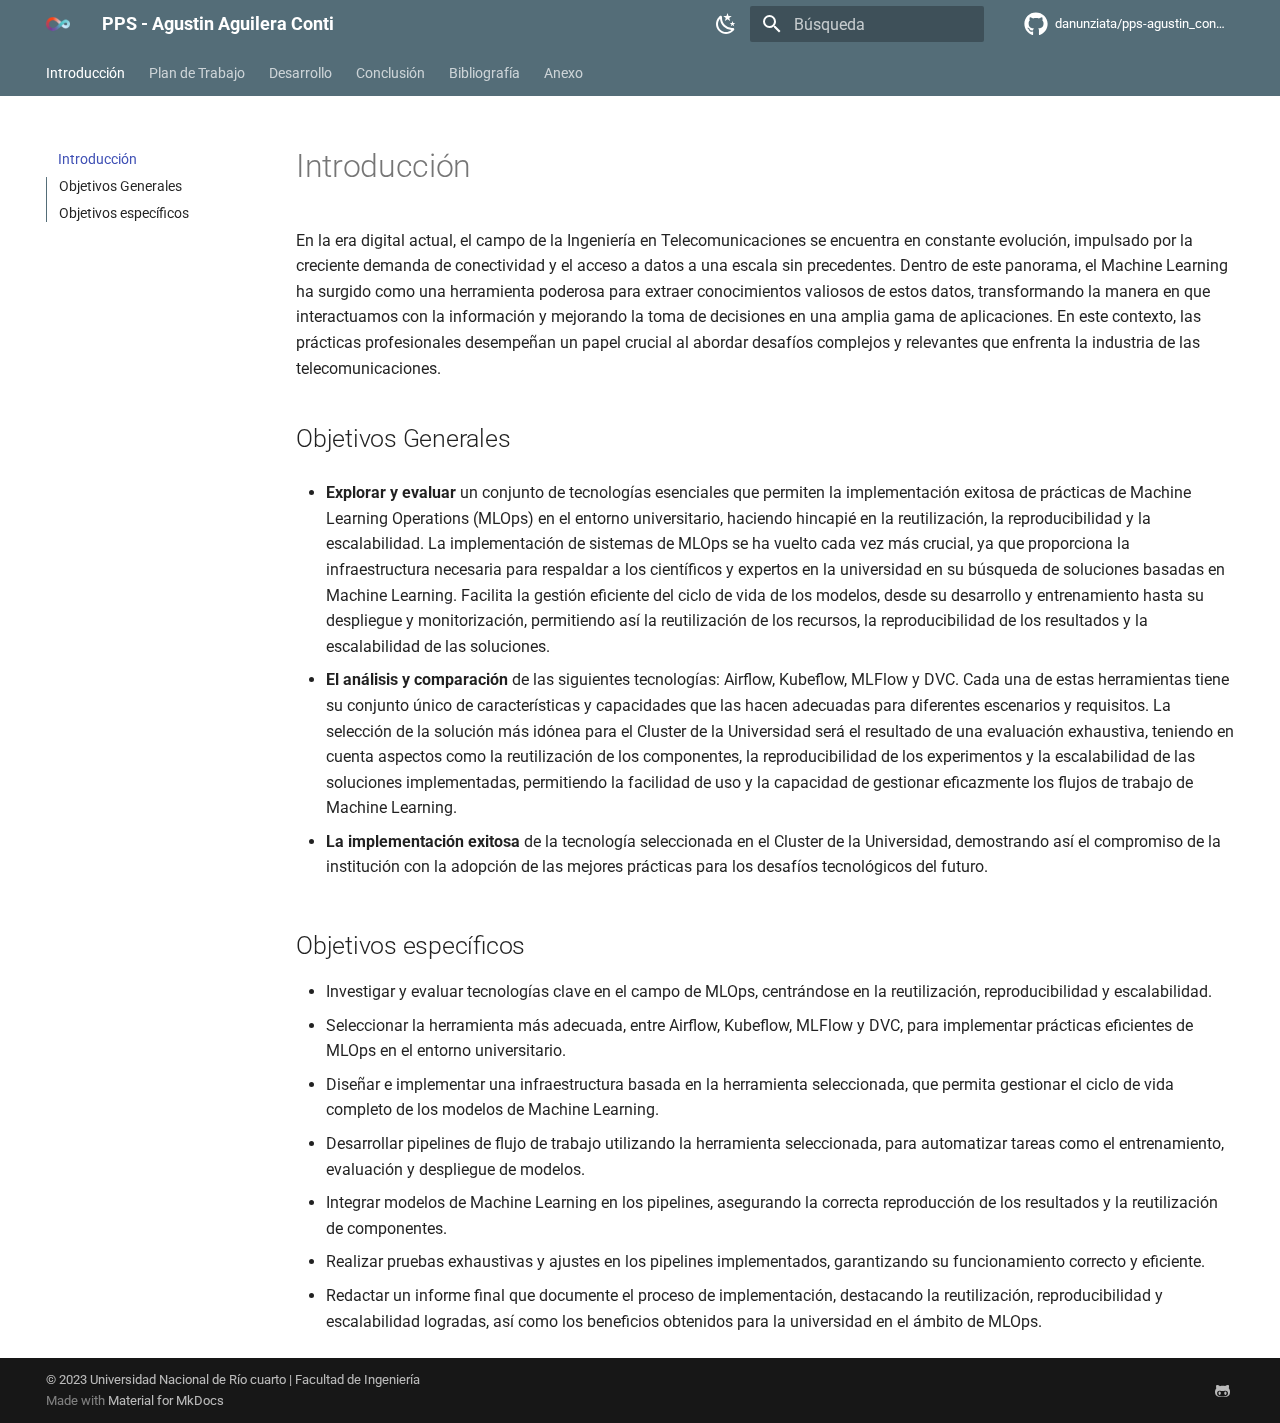
<file: index.html>
<!doctype html>
<html lang="es" class="no-js">
  <head>
    
      <meta charset="utf-8">
      <meta name="viewport" content="width=device-width,initial-scale=1">
      
        <meta name="description" content="Despliegue de plataforma para desarrollo, entrenamiento e implementación de modelos de machine learning en cloud computing">
      
      
        <meta name="author" content="Aguilera Conti Agustín">
      
      
      
      
        <link rel="next" href="2_workplan/">
      
      
      <link rel="icon" href="img/mlops_icon.png">
      <meta name="generator" content="mkdocs-1.5.3, mkdocs-material-9.5.0">
    
    
      
        <title>PPS - Agustin Aguilera Conti</title>
      
    
    
      <link rel="stylesheet" href="assets/stylesheets/main.45e1311d.min.css">
      
        
        <link rel="stylesheet" href="assets/stylesheets/palette.06af60db.min.css">
      
      


    
    
      
    
    
      
        
        
        <link rel="preconnect" href="https://fonts.gstatic.com" crossorigin>
        <link rel="stylesheet" href="https://fonts.googleapis.com/css?family=Roboto:300,300i,400,400i,700,700i%7CRoboto+Mono:400,400i,700,700i&display=fallback">
        <style>:root{--md-text-font:"Roboto";--md-code-font:"Roboto Mono"}</style>
      
    
    
    <script>__md_scope=new URL(".",location),__md_hash=e=>[...e].reduce((e,_)=>(e<<5)-e+_.charCodeAt(0),0),__md_get=(e,_=localStorage,t=__md_scope)=>JSON.parse(_.getItem(t.pathname+"."+e)),__md_set=(e,_,t=localStorage,a=__md_scope)=>{try{t.setItem(a.pathname+"."+e,JSON.stringify(_))}catch(e){}}</script>
    
      

    
    
    
  </head>
  
  
    
    
      
    
    
    
    
    <body dir="ltr" data-md-color-scheme="default" data-md-color-primary="blue-grey" data-md-color-accent="lime">
  
    
    <input class="md-toggle" data-md-toggle="drawer" type="checkbox" id="__drawer" autocomplete="off">
    <input class="md-toggle" data-md-toggle="search" type="checkbox" id="__search" autocomplete="off">
    <label class="md-overlay" for="__drawer"></label>
    <div data-md-component="skip">
      
        
        <a href="#introduccion" class="md-skip">
          Saltar a contenido
        </a>
      
    </div>
    <div data-md-component="announce">
      
    </div>
    
    
      

<header class="md-header" data-md-component="header">
  <nav class="md-header__inner md-grid" aria-label="Cabecera">
    <a href="." title="PPS - Agustin Aguilera Conti" class="md-header__button md-logo" aria-label="PPS - Agustin Aguilera Conti" data-md-component="logo">
      
  <img src="img/mlops_icon.png" alt="logo">

    </a>
    <label class="md-header__button md-icon" for="__drawer">
      
      <svg xmlns="http://www.w3.org/2000/svg" viewBox="0 0 24 24"><path d="M3 6h18v2H3V6m0 5h18v2H3v-2m0 5h18v2H3v-2Z"/></svg>
    </label>
    <div class="md-header__title" data-md-component="header-title">
      <div class="md-header__ellipsis">
        <div class="md-header__topic">
          <span class="md-ellipsis">
            PPS - Agustin Aguilera Conti
          </span>
        </div>
        <div class="md-header__topic" data-md-component="header-topic">
          <span class="md-ellipsis">
            
              Introducción
            
          </span>
        </div>
      </div>
    </div>
    
      
        <form class="md-header__option" data-md-component="palette">
  
    
    
    
    <input class="md-option" data-md-color-media="(prefers-color-scheme: light)" data-md-color-scheme="default" data-md-color-primary="blue-grey" data-md-color-accent="lime"  aria-label="Switch to dark mode"  type="radio" name="__palette" id="__palette_0">
    
      <label class="md-header__button md-icon" title="Switch to dark mode" for="__palette_1" hidden>
        <svg xmlns="http://www.w3.org/2000/svg" viewBox="0 0 24 24"><path d="m17.75 4.09-2.53 1.94.91 3.06-2.63-1.81-2.63 1.81.91-3.06-2.53-1.94L12.44 4l1.06-3 1.06 3 3.19.09m3.5 6.91-1.64 1.25.59 1.98-1.7-1.17-1.7 1.17.59-1.98L15.75 11l2.06-.05L18.5 9l.69 1.95 2.06.05m-2.28 4.95c.83-.08 1.72 1.1 1.19 1.85-.32.45-.66.87-1.08 1.27C15.17 23 8.84 23 4.94 19.07c-3.91-3.9-3.91-10.24 0-14.14.4-.4.82-.76 1.27-1.08.75-.53 1.93.36 1.85 1.19-.27 2.86.69 5.83 2.89 8.02a9.96 9.96 0 0 0 8.02 2.89m-1.64 2.02a12.08 12.08 0 0 1-7.8-3.47c-2.17-2.19-3.33-5-3.49-7.82-2.81 3.14-2.7 7.96.31 10.98 3.02 3.01 7.84 3.12 10.98.31Z"/></svg>
      </label>
    
  
    
    
    
    <input class="md-option" data-md-color-media="(prefers-color-scheme: dark)" data-md-color-scheme="slate" data-md-color-primary="blue-grey" data-md-color-accent="purple"  aria-label="Switch to light mode"  type="radio" name="__palette" id="__palette_1">
    
      <label class="md-header__button md-icon" title="Switch to light mode" for="__palette_0" hidden>
        <svg xmlns="http://www.w3.org/2000/svg" viewBox="0 0 24 24"><path d="M12 7a5 5 0 0 1 5 5 5 5 0 0 1-5 5 5 5 0 0 1-5-5 5 5 0 0 1 5-5m0 2a3 3 0 0 0-3 3 3 3 0 0 0 3 3 3 3 0 0 0 3-3 3 3 0 0 0-3-3m0-7 2.39 3.42C13.65 5.15 12.84 5 12 5c-.84 0-1.65.15-2.39.42L12 2M3.34 7l4.16-.35A7.2 7.2 0 0 0 5.94 8.5c-.44.74-.69 1.5-.83 2.29L3.34 7m.02 10 1.76-3.77a7.131 7.131 0 0 0 2.38 4.14L3.36 17M20.65 7l-1.77 3.79a7.023 7.023 0 0 0-2.38-4.15l4.15.36m-.01 10-4.14.36c.59-.51 1.12-1.14 1.54-1.86.42-.73.69-1.5.83-2.29L20.64 17M12 22l-2.41-3.44c.74.27 1.55.44 2.41.44.82 0 1.63-.17 2.37-.44L12 22Z"/></svg>
      </label>
    
  
</form>
      
    
    
      <script>var media,input,key,value,palette=__md_get("__palette");if(palette&&palette.color){"(prefers-color-scheme)"===palette.color.media&&(media=matchMedia("(prefers-color-scheme: light)"),input=document.querySelector(media.matches?"[data-md-color-media='(prefers-color-scheme: light)']":"[data-md-color-media='(prefers-color-scheme: dark)']"),palette.color.media=input.getAttribute("data-md-color-media"),palette.color.scheme=input.getAttribute("data-md-color-scheme"),palette.color.primary=input.getAttribute("data-md-color-primary"),palette.color.accent=input.getAttribute("data-md-color-accent"));for([key,value]of Object.entries(palette.color))document.body.setAttribute("data-md-color-"+key,value)}</script>
    
    
    
      <label class="md-header__button md-icon" for="__search">
        
        <svg xmlns="http://www.w3.org/2000/svg" viewBox="0 0 24 24"><path d="M9.5 3A6.5 6.5 0 0 1 16 9.5c0 1.61-.59 3.09-1.56 4.23l.27.27h.79l5 5-1.5 1.5-5-5v-.79l-.27-.27A6.516 6.516 0 0 1 9.5 16 6.5 6.5 0 0 1 3 9.5 6.5 6.5 0 0 1 9.5 3m0 2C7 5 5 7 5 9.5S7 14 9.5 14 14 12 14 9.5 12 5 9.5 5Z"/></svg>
      </label>
      <div class="md-search" data-md-component="search" role="dialog">
  <label class="md-search__overlay" for="__search"></label>
  <div class="md-search__inner" role="search">
    <form class="md-search__form" name="search">
      <input type="text" class="md-search__input" name="query" aria-label="Búsqueda" placeholder="Búsqueda" autocapitalize="off" autocorrect="off" autocomplete="off" spellcheck="false" data-md-component="search-query" required>
      <label class="md-search__icon md-icon" for="__search">
        
        <svg xmlns="http://www.w3.org/2000/svg" viewBox="0 0 24 24"><path d="M9.5 3A6.5 6.5 0 0 1 16 9.5c0 1.61-.59 3.09-1.56 4.23l.27.27h.79l5 5-1.5 1.5-5-5v-.79l-.27-.27A6.516 6.516 0 0 1 9.5 16 6.5 6.5 0 0 1 3 9.5 6.5 6.5 0 0 1 9.5 3m0 2C7 5 5 7 5 9.5S7 14 9.5 14 14 12 14 9.5 12 5 9.5 5Z"/></svg>
        
        <svg xmlns="http://www.w3.org/2000/svg" viewBox="0 0 24 24"><path d="M20 11v2H8l5.5 5.5-1.42 1.42L4.16 12l7.92-7.92L13.5 5.5 8 11h12Z"/></svg>
      </label>
      <nav class="md-search__options" aria-label="Buscar">
        
        <button type="reset" class="md-search__icon md-icon" title="Limpiar" aria-label="Limpiar" tabindex="-1">
          
          <svg xmlns="http://www.w3.org/2000/svg" viewBox="0 0 24 24"><path d="M19 6.41 17.59 5 12 10.59 6.41 5 5 6.41 10.59 12 5 17.59 6.41 19 12 13.41 17.59 19 19 17.59 13.41 12 19 6.41Z"/></svg>
        </button>
      </nav>
      
        <div class="md-search__suggest" data-md-component="search-suggest"></div>
      
    </form>
    <div class="md-search__output">
      <div class="md-search__scrollwrap" data-md-scrollfix>
        <div class="md-search-result" data-md-component="search-result">
          <div class="md-search-result__meta">
            Inicializando búsqueda
          </div>
          <ol class="md-search-result__list" role="presentation"></ol>
        </div>
      </div>
    </div>
  </div>
</div>
    
    
      <div class="md-header__source">
        <a href="https://github.com/danunziata/pps-agustin_conti_2023" title="Ir al repositorio" class="md-source" data-md-component="source">
  <div class="md-source__icon md-icon">
    
    <svg xmlns="http://www.w3.org/2000/svg" viewBox="0 0 496 512"><!--! Font Awesome Free 6.5.1 by @fontawesome - https://fontawesome.com License - https://fontawesome.com/license/free (Icons: CC BY 4.0, Fonts: SIL OFL 1.1, Code: MIT License) Copyright 2023 Fonticons, Inc.--><path d="M165.9 397.4c0 2-2.3 3.6-5.2 3.6-3.3.3-5.6-1.3-5.6-3.6 0-2 2.3-3.6 5.2-3.6 3-.3 5.6 1.3 5.6 3.6zm-31.1-4.5c-.7 2 1.3 4.3 4.3 4.9 2.6 1 5.6 0 6.2-2s-1.3-4.3-4.3-5.2c-2.6-.7-5.5.3-6.2 2.3zm44.2-1.7c-2.9.7-4.9 2.6-4.6 4.9.3 2 2.9 3.3 5.9 2.6 2.9-.7 4.9-2.6 4.6-4.6-.3-1.9-3-3.2-5.9-2.9zM244.8 8C106.1 8 0 113.3 0 252c0 110.9 69.8 205.8 169.5 239.2 12.8 2.3 17.3-5.6 17.3-12.1 0-6.2-.3-40.4-.3-61.4 0 0-70 15-84.7-29.8 0 0-11.4-29.1-27.8-36.6 0 0-22.9-15.7 1.6-15.4 0 0 24.9 2 38.6 25.8 21.9 38.6 58.6 27.5 72.9 20.9 2.3-16 8.8-27.1 16-33.7-55.9-6.2-112.3-14.3-112.3-110.5 0-27.5 7.6-41.3 23.6-58.9-2.6-6.5-11.1-33.3 2.6-67.9 20.9-6.5 69 27 69 27 20-5.6 41.5-8.5 62.8-8.5s42.8 2.9 62.8 8.5c0 0 48.1-33.6 69-27 13.7 34.7 5.2 61.4 2.6 67.9 16 17.7 25.8 31.5 25.8 58.9 0 96.5-58.9 104.2-114.8 110.5 9.2 7.9 17 22.9 17 46.4 0 33.7-.3 75.4-.3 83.6 0 6.5 4.6 14.4 17.3 12.1C428.2 457.8 496 362.9 496 252 496 113.3 383.5 8 244.8 8zM97.2 352.9c-1.3 1-1 3.3.7 5.2 1.6 1.6 3.9 2.3 5.2 1 1.3-1 1-3.3-.7-5.2-1.6-1.6-3.9-2.3-5.2-1zm-10.8-8.1c-.7 1.3.3 2.9 2.3 3.9 1.6 1 3.6.7 4.3-.7.7-1.3-.3-2.9-2.3-3.9-2-.6-3.6-.3-4.3.7zm32.4 35.6c-1.6 1.3-1 4.3 1.3 6.2 2.3 2.3 5.2 2.6 6.5 1 1.3-1.3.7-4.3-1.3-6.2-2.2-2.3-5.2-2.6-6.5-1zm-11.4-14.7c-1.6 1-1.6 3.6 0 5.9 1.6 2.3 4.3 3.3 5.6 2.3 1.6-1.3 1.6-3.9 0-6.2-1.4-2.3-4-3.3-5.6-2z"/></svg>
  </div>
  <div class="md-source__repository">
    danunziata/pps-agustin_conti_2023
  </div>
</a>
      </div>
    
  </nav>
  
</header>
    
    <div class="md-container" data-md-component="container">
      
      
        
          
            
<nav class="md-tabs" aria-label="Pestañas" data-md-component="tabs">
  <div class="md-grid">
    <ul class="md-tabs__list">
      
        
  
  
    
  
  
    <li class="md-tabs__item md-tabs__item--active">
      <a href="." class="md-tabs__link">
        
  
    
  
  Introducción

      </a>
    </li>
  

      
        
  
  
  
    <li class="md-tabs__item">
      <a href="2_workplan/" class="md-tabs__link">
        
  
    
  
  Plan de Trabajo

      </a>
    </li>
  

      
        
  
  
  
    <li class="md-tabs__item">
      <a href="3_body/" class="md-tabs__link">
        
  
    
  
  Desarrollo

      </a>
    </li>
  

      
        
  
  
  
    <li class="md-tabs__item">
      <a href="4_conclusion/" class="md-tabs__link">
        
  
    
  
  Conclusión

      </a>
    </li>
  

      
        
  
  
  
    <li class="md-tabs__item">
      <a href="5_bibliography/" class="md-tabs__link">
        
  
    
  
  Bibliografía

      </a>
    </li>
  

      
        
  
  
  
    <li class="md-tabs__item">
      <a href="6_attachments/" class="md-tabs__link">
        
  
    
  
  Anexo

      </a>
    </li>
  

      
    </ul>
  </div>
</nav>
          
        
      
      <main class="md-main" data-md-component="main">
        <div class="md-main__inner md-grid">
          
            
              
              <div class="md-sidebar md-sidebar--primary" data-md-component="sidebar" data-md-type="navigation" >
                <div class="md-sidebar__scrollwrap">
                  <div class="md-sidebar__inner">
                    


  


  

<nav class="md-nav md-nav--primary md-nav--lifted md-nav--integrated" aria-label="Navegación" data-md-level="0">
  <label class="md-nav__title" for="__drawer">
    <a href="." title="PPS - Agustin Aguilera Conti" class="md-nav__button md-logo" aria-label="PPS - Agustin Aguilera Conti" data-md-component="logo">
      
  <img src="img/mlops_icon.png" alt="logo">

    </a>
    PPS - Agustin Aguilera Conti
  </label>
  
    <div class="md-nav__source">
      <a href="https://github.com/danunziata/pps-agustin_conti_2023" title="Ir al repositorio" class="md-source" data-md-component="source">
  <div class="md-source__icon md-icon">
    
    <svg xmlns="http://www.w3.org/2000/svg" viewBox="0 0 496 512"><!--! Font Awesome Free 6.5.1 by @fontawesome - https://fontawesome.com License - https://fontawesome.com/license/free (Icons: CC BY 4.0, Fonts: SIL OFL 1.1, Code: MIT License) Copyright 2023 Fonticons, Inc.--><path d="M165.9 397.4c0 2-2.3 3.6-5.2 3.6-3.3.3-5.6-1.3-5.6-3.6 0-2 2.3-3.6 5.2-3.6 3-.3 5.6 1.3 5.6 3.6zm-31.1-4.5c-.7 2 1.3 4.3 4.3 4.9 2.6 1 5.6 0 6.2-2s-1.3-4.3-4.3-5.2c-2.6-.7-5.5.3-6.2 2.3zm44.2-1.7c-2.9.7-4.9 2.6-4.6 4.9.3 2 2.9 3.3 5.9 2.6 2.9-.7 4.9-2.6 4.6-4.6-.3-1.9-3-3.2-5.9-2.9zM244.8 8C106.1 8 0 113.3 0 252c0 110.9 69.8 205.8 169.5 239.2 12.8 2.3 17.3-5.6 17.3-12.1 0-6.2-.3-40.4-.3-61.4 0 0-70 15-84.7-29.8 0 0-11.4-29.1-27.8-36.6 0 0-22.9-15.7 1.6-15.4 0 0 24.9 2 38.6 25.8 21.9 38.6 58.6 27.5 72.9 20.9 2.3-16 8.8-27.1 16-33.7-55.9-6.2-112.3-14.3-112.3-110.5 0-27.5 7.6-41.3 23.6-58.9-2.6-6.5-11.1-33.3 2.6-67.9 20.9-6.5 69 27 69 27 20-5.6 41.5-8.5 62.8-8.5s42.8 2.9 62.8 8.5c0 0 48.1-33.6 69-27 13.7 34.7 5.2 61.4 2.6 67.9 16 17.7 25.8 31.5 25.8 58.9 0 96.5-58.9 104.2-114.8 110.5 9.2 7.9 17 22.9 17 46.4 0 33.7-.3 75.4-.3 83.6 0 6.5 4.6 14.4 17.3 12.1C428.2 457.8 496 362.9 496 252 496 113.3 383.5 8 244.8 8zM97.2 352.9c-1.3 1-1 3.3.7 5.2 1.6 1.6 3.9 2.3 5.2 1 1.3-1 1-3.3-.7-5.2-1.6-1.6-3.9-2.3-5.2-1zm-10.8-8.1c-.7 1.3.3 2.9 2.3 3.9 1.6 1 3.6.7 4.3-.7.7-1.3-.3-2.9-2.3-3.9-2-.6-3.6-.3-4.3.7zm32.4 35.6c-1.6 1.3-1 4.3 1.3 6.2 2.3 2.3 5.2 2.6 6.5 1 1.3-1.3.7-4.3-1.3-6.2-2.2-2.3-5.2-2.6-6.5-1zm-11.4-14.7c-1.6 1-1.6 3.6 0 5.9 1.6 2.3 4.3 3.3 5.6 2.3 1.6-1.3 1.6-3.9 0-6.2-1.4-2.3-4-3.3-5.6-2z"/></svg>
  </div>
  <div class="md-source__repository">
    danunziata/pps-agustin_conti_2023
  </div>
</a>
    </div>
  
  <ul class="md-nav__list" data-md-scrollfix>
    
      
      
  
  
    
  
  
  
    <li class="md-nav__item md-nav__item--active">
      
      <input class="md-nav__toggle md-toggle" type="checkbox" id="__toc">
      
      
        
      
      
        <label class="md-nav__link md-nav__link--active" for="__toc">
          
  
  <span class="md-ellipsis">
    Introducción
  </span>
  

          <span class="md-nav__icon md-icon"></span>
        </label>
      
      <a href="." class="md-nav__link md-nav__link--active">
        
  
  <span class="md-ellipsis">
    Introducción
  </span>
  

      </a>
      
        

<nav class="md-nav md-nav--secondary" aria-label="Tabla de contenidos">
  
  
  
    
  
  
    <label class="md-nav__title" for="__toc">
      <span class="md-nav__icon md-icon"></span>
      Tabla de contenidos
    </label>
    <ul class="md-nav__list" data-md-component="toc" data-md-scrollfix>
      
        <li class="md-nav__item">
  <a href="#objetivos-generales" class="md-nav__link">
    <span class="md-ellipsis">
      Objetivos Generales
    </span>
  </a>
  
</li>
      
        <li class="md-nav__item">
  <a href="#objetivos-especificos" class="md-nav__link">
    <span class="md-ellipsis">
      Objetivos específicos
    </span>
  </a>
  
</li>
      
    </ul>
  
</nav>
      
    </li>
  

    
      
      
  
  
  
  
    <li class="md-nav__item">
      <a href="2_workplan/" class="md-nav__link">
        
  
  <span class="md-ellipsis">
    Plan de Trabajo
  </span>
  

      </a>
    </li>
  

    
      
      
  
  
  
  
    <li class="md-nav__item">
      <a href="3_body/" class="md-nav__link">
        
  
  <span class="md-ellipsis">
    Desarrollo
  </span>
  

      </a>
    </li>
  

    
      
      
  
  
  
  
    <li class="md-nav__item">
      <a href="4_conclusion/" class="md-nav__link">
        
  
  <span class="md-ellipsis">
    Conclusión
  </span>
  

      </a>
    </li>
  

    
      
      
  
  
  
  
    <li class="md-nav__item">
      <a href="5_bibliography/" class="md-nav__link">
        
  
  <span class="md-ellipsis">
    Bibliografía
  </span>
  

      </a>
    </li>
  

    
      
      
  
  
  
  
    <li class="md-nav__item">
      <a href="6_attachments/" class="md-nav__link">
        
  
  <span class="md-ellipsis">
    Anexo
  </span>
  

      </a>
    </li>
  

    
  </ul>
</nav>
                  </div>
                </div>
              </div>
            
            
          
          
            <div class="md-content" data-md-component="content">
              <article class="md-content__inner md-typeset">
                
                  

  
  


<h1 id="introduccion">Introducción</h1>
<p>En la era digital actual, el campo de la Ingeniería en Telecomunicaciones se encuentra en constante evolución, impulsado por la creciente demanda de conectividad y el acceso a datos a una escala sin precedentes. Dentro de este panorama, el Machine Learning ha surgido como una herramienta poderosa para extraer conocimientos valiosos de estos datos, transformando la manera en que interactuamos con la información y mejorando la toma de decisiones en una amplia gama de aplicaciones. En este contexto, las prácticas profesionales desempeñan un papel crucial al abordar desafíos complejos y relevantes que enfrenta la industria de las telecomunicaciones.</p>
<h2 id="objetivos-generales">Objetivos Generales</h2>
<ul>
<li>
<p><strong>Explorar y evaluar</strong> un conjunto de tecnologías esenciales que permiten la implementación exitosa de prácticas de Machine Learning Operations (MLOps) en el entorno universitario, haciendo hincapié en la reutilización, la reproducibilidad y la escalabilidad. La implementación de sistemas de MLOps se ha vuelto cada vez más crucial, ya que proporciona la infraestructura necesaria para respaldar a los científicos y expertos en la universidad en su búsqueda de soluciones basadas en Machine Learning. Facilita la gestión eficiente del ciclo de vida de los modelos, desde su desarrollo y entrenamiento hasta su despliegue y monitorización, permitiendo así la reutilización de los recursos, la reproducibilidad de los resultados y la escalabilidad de las soluciones.</p>
</li>
<li>
<p><strong>El análisis y comparación</strong> de las siguientes tecnologías: Airflow, Kubeflow, MLFlow y DVC. Cada una de estas herramientas tiene su conjunto único de características y capacidades que las hacen adecuadas para diferentes escenarios y requisitos.
La selección de la solución más idónea para el Cluster de la Universidad será el resultado de una evaluación exhaustiva, teniendo en cuenta aspectos como la reutilización de los componentes, la reproducibilidad de los experimentos y la escalabilidad de las soluciones implementadas, permitiendo la facilidad de uso y la capacidad de gestionar eficazmente los flujos de trabajo de Machine Learning.</p>
</li>
<li>
<p><strong>La implementación exitosa</strong> de la tecnología seleccionada en el Cluster de la Universidad, demostrando así el compromiso de la institución con la adopción de las mejores prácticas para los desafíos tecnológicos del futuro.</p>
</li>
</ul>
<h2 id="objetivos-especificos">Objetivos específicos</h2>
<ul>
<li>Investigar y evaluar tecnologías clave en el campo de MLOps, centrándose en la reutilización, reproducibilidad y escalabilidad.</li>
<li>Seleccionar la herramienta más adecuada, entre Airflow, Kubeflow, MLFlow y DVC, para implementar prácticas eficientes de MLOps en el entorno universitario.</li>
<li>Diseñar e implementar una infraestructura basada en la herramienta seleccionada, que permita gestionar el ciclo de vida completo de los modelos de Machine Learning.</li>
<li>Desarrollar pipelines de flujo de trabajo utilizando la herramienta seleccionada, para automatizar tareas como el entrenamiento, evaluación y despliegue de modelos.</li>
<li>Integrar modelos de Machine Learning en los pipelines, asegurando la correcta reproducción de los resultados y la reutilización de componentes.</li>
<li>Realizar pruebas exhaustivas y ajustes en los pipelines implementados, garantizando su funcionamiento correcto y eficiente.</li>
<li>Redactar un informe final que documente el proceso de implementación, destacando la reutilización, reproducibilidad y escalabilidad logradas, así como los beneficios obtenidos para la universidad en el ámbito de MLOps.</li>
</ul>












                
              </article>
            </div>
          
          
  <script>var tabs=__md_get("__tabs");if(Array.isArray(tabs))e:for(var set of document.querySelectorAll(".tabbed-set")){var tab,labels=set.querySelector(".tabbed-labels");for(tab of tabs)for(var label of labels.getElementsByTagName("label"))if(label.innerText.trim()===tab){var input=document.getElementById(label.htmlFor);input.checked=!0;continue e}}</script>

<script>var target=document.getElementById(location.hash.slice(1));target&&target.name&&(target.checked=target.name.startsWith("__tabbed_"))</script>
        </div>
        
          <button type="button" class="md-top md-icon" data-md-component="top" hidden>
  
  <svg xmlns="http://www.w3.org/2000/svg" viewBox="0 0 24 24"><path d="M13 20h-2V8l-5.5 5.5-1.42-1.42L12 4.16l7.92 7.92-1.42 1.42L13 8v12Z"/></svg>
  Volver al principio
</button>
        
      </main>
      
        <footer class="md-footer">
  
  <div class="md-footer-meta md-typeset">
    <div class="md-footer-meta__inner md-grid">
      <div class="md-copyright">
  
    <div class="md-copyright__highlight">
      &copy; 2023 <a href="https://www.ing.unrc.edu.ar/inicio.php"  target="_blank" rel="noopener">Universidad Nacional de Río cuarto | Facultad de Ingeniería</a>
    </div>
  
  
    Made with
    <a href="https://squidfunk.github.io/mkdocs-material/" target="_blank" rel="noopener">
      Material for MkDocs
    </a>
  
</div>
      
        <div class="md-social">
  
    
    
    
    
    <a href="https://github.com/danunziata/pps-agustin_conti_2023" target="_blank" rel="noopener" title="Repo URL" class="md-social__link">
      <svg xmlns="http://www.w3.org/2000/svg" viewBox="0 0 480 512"><!--! Font Awesome Free 6.5.1 by @fontawesome - https://fontawesome.com License - https://fontawesome.com/license/free (Icons: CC BY 4.0, Fonts: SIL OFL 1.1, Code: MIT License) Copyright 2023 Fonticons, Inc.--><path d="M186.1 328.7c0 20.9-10.9 55.1-36.7 55.1s-36.7-34.2-36.7-55.1 10.9-55.1 36.7-55.1 36.7 34.2 36.7 55.1zM480 278.2c0 31.9-3.2 65.7-17.5 95-37.9 76.6-142.1 74.8-216.7 74.8-75.8 0-186.2 2.7-225.6-74.8-14.6-29-20.2-63.1-20.2-95 0-41.9 13.9-81.5 41.5-113.6-5.2-15.8-7.7-32.4-7.7-48.8 0-21.5 4.9-32.3 14.6-51.8 45.3 0 74.3 9 108.8 36 29-6.9 58.8-10 88.7-10 27 0 54.2 2.9 80.4 9.2 34-26.7 63-35.2 107.8-35.2 9.8 19.5 14.6 30.3 14.6 51.8 0 16.4-2.6 32.7-7.7 48.2 27.5 32.4 39 72.3 39 114.2zm-64.3 50.5c0-43.9-26.7-82.6-73.5-82.6-18.9 0-37 3.4-56 6-14.9 2.3-29.8 3.2-45.1 3.2-15.2 0-30.1-.9-45.1-3.2-18.7-2.6-37-6-56-6-46.8 0-73.5 38.7-73.5 82.6 0 87.8 80.4 101.3 150.4 101.3h48.2c70.3 0 150.6-13.4 150.6-101.3zm-82.6-55.1c-25.8 0-36.7 34.2-36.7 55.1s10.9 55.1 36.7 55.1 36.7-34.2 36.7-55.1-10.9-55.1-36.7-55.1z"/></svg>
    </a>
  
</div>
      
    </div>
  </div>
</footer>
      
    </div>
    <div class="md-dialog" data-md-component="dialog">
      <div class="md-dialog__inner md-typeset"></div>
    </div>
    
    
    <script id="__config" type="application/json">{"base": ".", "features": ["navigation.tabs", "navigation.sections", "toc.integrate", "navigation.top", "search.suggest", "search.highlight", "content.tabs.link", "content.code.annotation", "content.code.copy"], "search": "assets/javascripts/workers/search.f886a092.min.js", "translations": {"clipboard.copied": "Copiado al portapapeles", "clipboard.copy": "Copiar al portapapeles", "search.result.more.one": "1 m\u00e1s en esta p\u00e1gina", "search.result.more.other": "# m\u00e1s en esta p\u00e1gina", "search.result.none": "No se encontraron documentos", "search.result.one": "1 documento encontrado", "search.result.other": "# documentos encontrados", "search.result.placeholder": "Teclee para comenzar b\u00fasqueda", "search.result.term.missing": "Falta", "select.version": "Seleccionar versi\u00f3n"}}</script>
    
    
      <script src="assets/javascripts/bundle.d7c377c4.min.js"></script>
      
    
  </body>
</html>
</file>
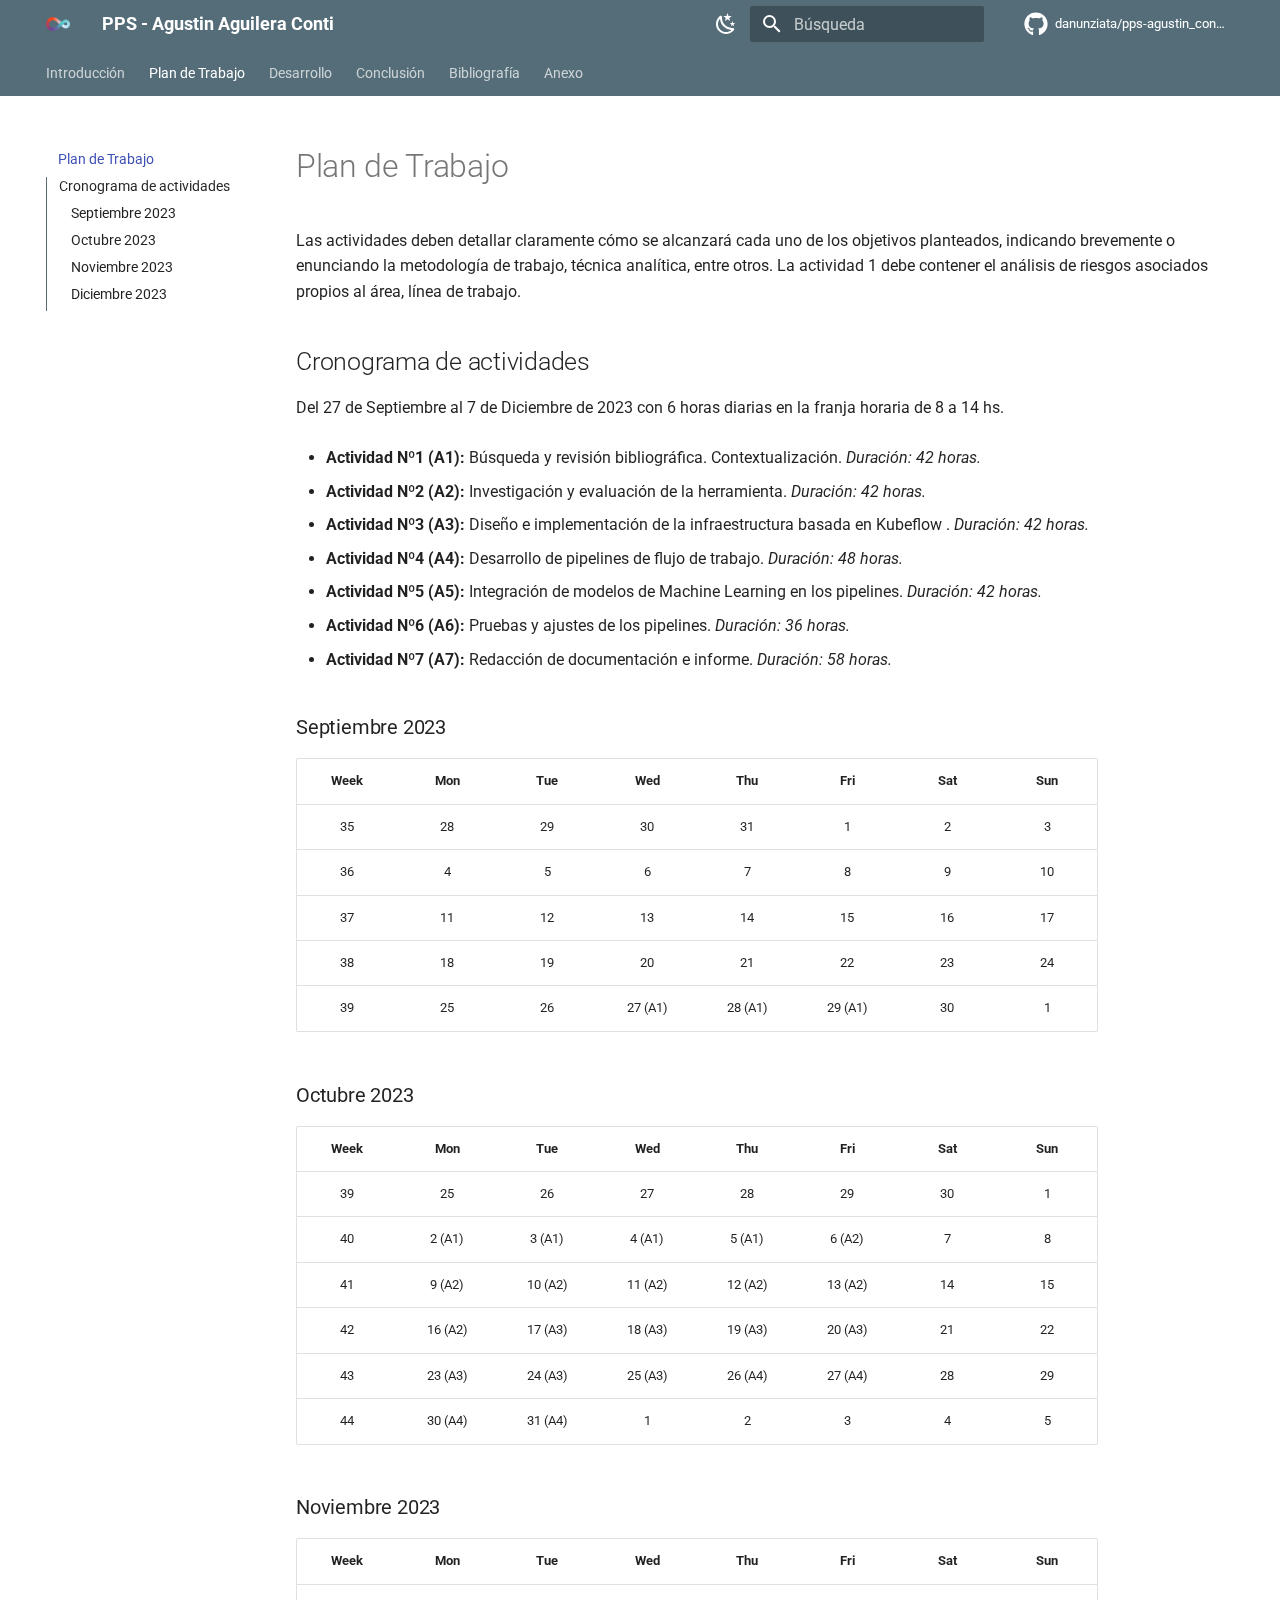
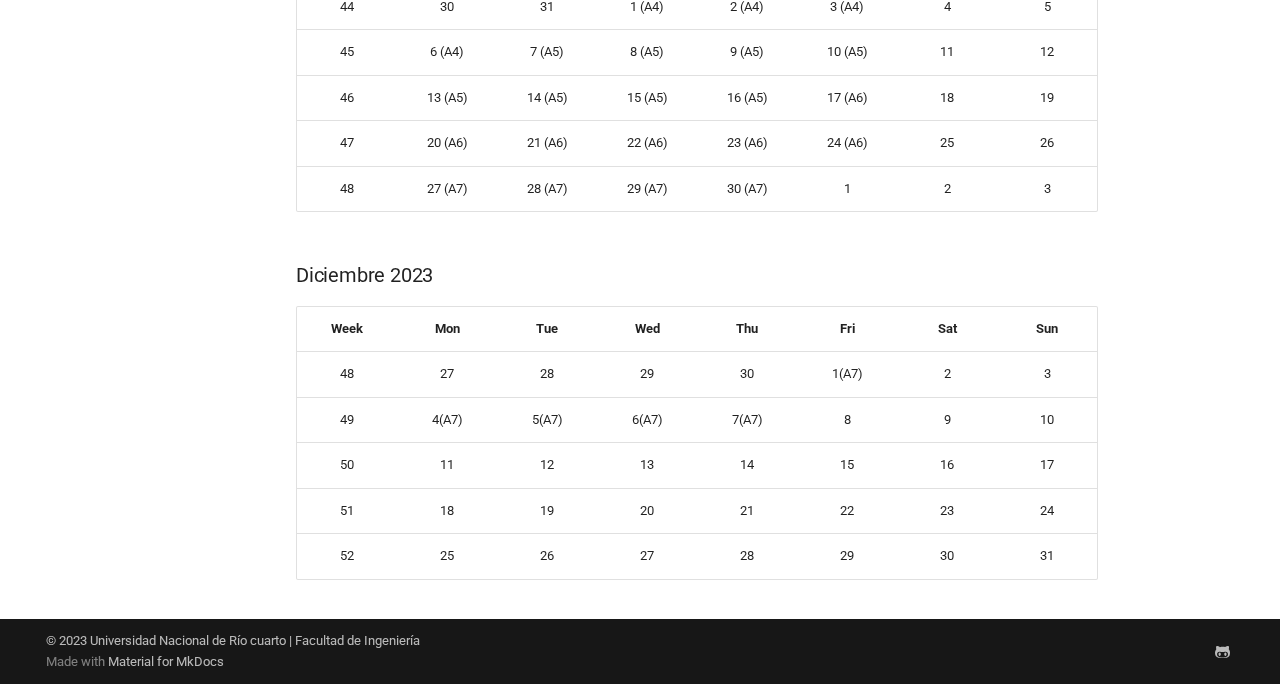
<file: 2_workplan/index.html>
<!doctype html>
<html lang="es" class="no-js">
  <head>
    
      <meta charset="utf-8">
      <meta name="viewport" content="width=device-width,initial-scale=1">
      
        <meta name="description" content="Despliegue de plataforma para desarrollo, entrenamiento e implementación de modelos de machine learning en cloud computing">
      
      
        <meta name="author" content="Aguilera Conti Agustín">
      
      
      
        <link rel="prev" href="..">
      
      
        <link rel="next" href="../3_body/">
      
      
      <link rel="icon" href="../img/mlops_icon.png">
      <meta name="generator" content="mkdocs-1.5.3, mkdocs-material-9.5.0">
    
    
      
        <title>Plan de Trabajo - PPS - Agustin Aguilera Conti</title>
      
    
    
      <link rel="stylesheet" href="../assets/stylesheets/main.45e1311d.min.css">
      
        
        <link rel="stylesheet" href="../assets/stylesheets/palette.06af60db.min.css">
      
      


    
    
      
    
    
      
        
        
        <link rel="preconnect" href="https://fonts.gstatic.com" crossorigin>
        <link rel="stylesheet" href="https://fonts.googleapis.com/css?family=Roboto:300,300i,400,400i,700,700i%7CRoboto+Mono:400,400i,700,700i&display=fallback">
        <style>:root{--md-text-font:"Roboto";--md-code-font:"Roboto Mono"}</style>
      
    
    
    <script>__md_scope=new URL("..",location),__md_hash=e=>[...e].reduce((e,_)=>(e<<5)-e+_.charCodeAt(0),0),__md_get=(e,_=localStorage,t=__md_scope)=>JSON.parse(_.getItem(t.pathname+"."+e)),__md_set=(e,_,t=localStorage,a=__md_scope)=>{try{t.setItem(a.pathname+"."+e,JSON.stringify(_))}catch(e){}}</script>
    
      

    
    
    
  </head>
  
  
    
    
      
    
    
    
    
    <body dir="ltr" data-md-color-scheme="default" data-md-color-primary="blue-grey" data-md-color-accent="lime">
  
    
    <input class="md-toggle" data-md-toggle="drawer" type="checkbox" id="__drawer" autocomplete="off">
    <input class="md-toggle" data-md-toggle="search" type="checkbox" id="__search" autocomplete="off">
    <label class="md-overlay" for="__drawer"></label>
    <div data-md-component="skip">
      
        
        <a href="#plan-de-trabajo" class="md-skip">
          Saltar a contenido
        </a>
      
    </div>
    <div data-md-component="announce">
      
    </div>
    
    
      

<header class="md-header" data-md-component="header">
  <nav class="md-header__inner md-grid" aria-label="Cabecera">
    <a href=".." title="PPS - Agustin Aguilera Conti" class="md-header__button md-logo" aria-label="PPS - Agustin Aguilera Conti" data-md-component="logo">
      
  <img src="../img/mlops_icon.png" alt="logo">

    </a>
    <label class="md-header__button md-icon" for="__drawer">
      
      <svg xmlns="http://www.w3.org/2000/svg" viewBox="0 0 24 24"><path d="M3 6h18v2H3V6m0 5h18v2H3v-2m0 5h18v2H3v-2Z"/></svg>
    </label>
    <div class="md-header__title" data-md-component="header-title">
      <div class="md-header__ellipsis">
        <div class="md-header__topic">
          <span class="md-ellipsis">
            PPS - Agustin Aguilera Conti
          </span>
        </div>
        <div class="md-header__topic" data-md-component="header-topic">
          <span class="md-ellipsis">
            
              Plan de Trabajo
            
          </span>
        </div>
      </div>
    </div>
    
      
        <form class="md-header__option" data-md-component="palette">
  
    
    
    
    <input class="md-option" data-md-color-media="(prefers-color-scheme: light)" data-md-color-scheme="default" data-md-color-primary="blue-grey" data-md-color-accent="lime"  aria-label="Switch to dark mode"  type="radio" name="__palette" id="__palette_0">
    
      <label class="md-header__button md-icon" title="Switch to dark mode" for="__palette_1" hidden>
        <svg xmlns="http://www.w3.org/2000/svg" viewBox="0 0 24 24"><path d="m17.75 4.09-2.53 1.94.91 3.06-2.63-1.81-2.63 1.81.91-3.06-2.53-1.94L12.44 4l1.06-3 1.06 3 3.19.09m3.5 6.91-1.64 1.25.59 1.98-1.7-1.17-1.7 1.17.59-1.98L15.75 11l2.06-.05L18.5 9l.69 1.95 2.06.05m-2.28 4.95c.83-.08 1.72 1.1 1.19 1.85-.32.45-.66.87-1.08 1.27C15.17 23 8.84 23 4.94 19.07c-3.91-3.9-3.91-10.24 0-14.14.4-.4.82-.76 1.27-1.08.75-.53 1.93.36 1.85 1.19-.27 2.86.69 5.83 2.89 8.02a9.96 9.96 0 0 0 8.02 2.89m-1.64 2.02a12.08 12.08 0 0 1-7.8-3.47c-2.17-2.19-3.33-5-3.49-7.82-2.81 3.14-2.7 7.96.31 10.98 3.02 3.01 7.84 3.12 10.98.31Z"/></svg>
      </label>
    
  
    
    
    
    <input class="md-option" data-md-color-media="(prefers-color-scheme: dark)" data-md-color-scheme="slate" data-md-color-primary="blue-grey" data-md-color-accent="purple"  aria-label="Switch to light mode"  type="radio" name="__palette" id="__palette_1">
    
      <label class="md-header__button md-icon" title="Switch to light mode" for="__palette_0" hidden>
        <svg xmlns="http://www.w3.org/2000/svg" viewBox="0 0 24 24"><path d="M12 7a5 5 0 0 1 5 5 5 5 0 0 1-5 5 5 5 0 0 1-5-5 5 5 0 0 1 5-5m0 2a3 3 0 0 0-3 3 3 3 0 0 0 3 3 3 3 0 0 0 3-3 3 3 0 0 0-3-3m0-7 2.39 3.42C13.65 5.15 12.84 5 12 5c-.84 0-1.65.15-2.39.42L12 2M3.34 7l4.16-.35A7.2 7.2 0 0 0 5.94 8.5c-.44.74-.69 1.5-.83 2.29L3.34 7m.02 10 1.76-3.77a7.131 7.131 0 0 0 2.38 4.14L3.36 17M20.65 7l-1.77 3.79a7.023 7.023 0 0 0-2.38-4.15l4.15.36m-.01 10-4.14.36c.59-.51 1.12-1.14 1.54-1.86.42-.73.69-1.5.83-2.29L20.64 17M12 22l-2.41-3.44c.74.27 1.55.44 2.41.44.82 0 1.63-.17 2.37-.44L12 22Z"/></svg>
      </label>
    
  
</form>
      
    
    
      <script>var media,input,key,value,palette=__md_get("__palette");if(palette&&palette.color){"(prefers-color-scheme)"===palette.color.media&&(media=matchMedia("(prefers-color-scheme: light)"),input=document.querySelector(media.matches?"[data-md-color-media='(prefers-color-scheme: light)']":"[data-md-color-media='(prefers-color-scheme: dark)']"),palette.color.media=input.getAttribute("data-md-color-media"),palette.color.scheme=input.getAttribute("data-md-color-scheme"),palette.color.primary=input.getAttribute("data-md-color-primary"),palette.color.accent=input.getAttribute("data-md-color-accent"));for([key,value]of Object.entries(palette.color))document.body.setAttribute("data-md-color-"+key,value)}</script>
    
    
    
      <label class="md-header__button md-icon" for="__search">
        
        <svg xmlns="http://www.w3.org/2000/svg" viewBox="0 0 24 24"><path d="M9.5 3A6.5 6.5 0 0 1 16 9.5c0 1.61-.59 3.09-1.56 4.23l.27.27h.79l5 5-1.5 1.5-5-5v-.79l-.27-.27A6.516 6.516 0 0 1 9.5 16 6.5 6.5 0 0 1 3 9.5 6.5 6.5 0 0 1 9.5 3m0 2C7 5 5 7 5 9.5S7 14 9.5 14 14 12 14 9.5 12 5 9.5 5Z"/></svg>
      </label>
      <div class="md-search" data-md-component="search" role="dialog">
  <label class="md-search__overlay" for="__search"></label>
  <div class="md-search__inner" role="search">
    <form class="md-search__form" name="search">
      <input type="text" class="md-search__input" name="query" aria-label="Búsqueda" placeholder="Búsqueda" autocapitalize="off" autocorrect="off" autocomplete="off" spellcheck="false" data-md-component="search-query" required>
      <label class="md-search__icon md-icon" for="__search">
        
        <svg xmlns="http://www.w3.org/2000/svg" viewBox="0 0 24 24"><path d="M9.5 3A6.5 6.5 0 0 1 16 9.5c0 1.61-.59 3.09-1.56 4.23l.27.27h.79l5 5-1.5 1.5-5-5v-.79l-.27-.27A6.516 6.516 0 0 1 9.5 16 6.5 6.5 0 0 1 3 9.5 6.5 6.5 0 0 1 9.5 3m0 2C7 5 5 7 5 9.5S7 14 9.5 14 14 12 14 9.5 12 5 9.5 5Z"/></svg>
        
        <svg xmlns="http://www.w3.org/2000/svg" viewBox="0 0 24 24"><path d="M20 11v2H8l5.5 5.5-1.42 1.42L4.16 12l7.92-7.92L13.5 5.5 8 11h12Z"/></svg>
      </label>
      <nav class="md-search__options" aria-label="Buscar">
        
        <button type="reset" class="md-search__icon md-icon" title="Limpiar" aria-label="Limpiar" tabindex="-1">
          
          <svg xmlns="http://www.w3.org/2000/svg" viewBox="0 0 24 24"><path d="M19 6.41 17.59 5 12 10.59 6.41 5 5 6.41 10.59 12 5 17.59 6.41 19 12 13.41 17.59 19 19 17.59 13.41 12 19 6.41Z"/></svg>
        </button>
      </nav>
      
        <div class="md-search__suggest" data-md-component="search-suggest"></div>
      
    </form>
    <div class="md-search__output">
      <div class="md-search__scrollwrap" data-md-scrollfix>
        <div class="md-search-result" data-md-component="search-result">
          <div class="md-search-result__meta">
            Inicializando búsqueda
          </div>
          <ol class="md-search-result__list" role="presentation"></ol>
        </div>
      </div>
    </div>
  </div>
</div>
    
    
      <div class="md-header__source">
        <a href="https://github.com/danunziata/pps-agustin_conti_2023" title="Ir al repositorio" class="md-source" data-md-component="source">
  <div class="md-source__icon md-icon">
    
    <svg xmlns="http://www.w3.org/2000/svg" viewBox="0 0 496 512"><!--! Font Awesome Free 6.5.1 by @fontawesome - https://fontawesome.com License - https://fontawesome.com/license/free (Icons: CC BY 4.0, Fonts: SIL OFL 1.1, Code: MIT License) Copyright 2023 Fonticons, Inc.--><path d="M165.9 397.4c0 2-2.3 3.6-5.2 3.6-3.3.3-5.6-1.3-5.6-3.6 0-2 2.3-3.6 5.2-3.6 3-.3 5.6 1.3 5.6 3.6zm-31.1-4.5c-.7 2 1.3 4.3 4.3 4.9 2.6 1 5.6 0 6.2-2s-1.3-4.3-4.3-5.2c-2.6-.7-5.5.3-6.2 2.3zm44.2-1.7c-2.9.7-4.9 2.6-4.6 4.9.3 2 2.9 3.3 5.9 2.6 2.9-.7 4.9-2.6 4.6-4.6-.3-1.9-3-3.2-5.9-2.9zM244.8 8C106.1 8 0 113.3 0 252c0 110.9 69.8 205.8 169.5 239.2 12.8 2.3 17.3-5.6 17.3-12.1 0-6.2-.3-40.4-.3-61.4 0 0-70 15-84.7-29.8 0 0-11.4-29.1-27.8-36.6 0 0-22.9-15.7 1.6-15.4 0 0 24.9 2 38.6 25.8 21.9 38.6 58.6 27.5 72.9 20.9 2.3-16 8.8-27.1 16-33.7-55.9-6.2-112.3-14.3-112.3-110.5 0-27.5 7.6-41.3 23.6-58.9-2.6-6.5-11.1-33.3 2.6-67.9 20.9-6.5 69 27 69 27 20-5.6 41.5-8.5 62.8-8.5s42.8 2.9 62.8 8.5c0 0 48.1-33.6 69-27 13.7 34.7 5.2 61.4 2.6 67.9 16 17.7 25.8 31.5 25.8 58.9 0 96.5-58.9 104.2-114.8 110.5 9.2 7.9 17 22.9 17 46.4 0 33.7-.3 75.4-.3 83.6 0 6.5 4.6 14.4 17.3 12.1C428.2 457.8 496 362.9 496 252 496 113.3 383.5 8 244.8 8zM97.2 352.9c-1.3 1-1 3.3.7 5.2 1.6 1.6 3.9 2.3 5.2 1 1.3-1 1-3.3-.7-5.2-1.6-1.6-3.9-2.3-5.2-1zm-10.8-8.1c-.7 1.3.3 2.9 2.3 3.9 1.6 1 3.6.7 4.3-.7.7-1.3-.3-2.9-2.3-3.9-2-.6-3.6-.3-4.3.7zm32.4 35.6c-1.6 1.3-1 4.3 1.3 6.2 2.3 2.3 5.2 2.6 6.5 1 1.3-1.3.7-4.3-1.3-6.2-2.2-2.3-5.2-2.6-6.5-1zm-11.4-14.7c-1.6 1-1.6 3.6 0 5.9 1.6 2.3 4.3 3.3 5.6 2.3 1.6-1.3 1.6-3.9 0-6.2-1.4-2.3-4-3.3-5.6-2z"/></svg>
  </div>
  <div class="md-source__repository">
    danunziata/pps-agustin_conti_2023
  </div>
</a>
      </div>
    
  </nav>
  
</header>
    
    <div class="md-container" data-md-component="container">
      
      
        
          
            
<nav class="md-tabs" aria-label="Pestañas" data-md-component="tabs">
  <div class="md-grid">
    <ul class="md-tabs__list">
      
        
  
  
  
    <li class="md-tabs__item">
      <a href=".." class="md-tabs__link">
        
  
    
  
  Introducción

      </a>
    </li>
  

      
        
  
  
    
  
  
    <li class="md-tabs__item md-tabs__item--active">
      <a href="./" class="md-tabs__link">
        
  
    
  
  Plan de Trabajo

      </a>
    </li>
  

      
        
  
  
  
    <li class="md-tabs__item">
      <a href="../3_body/" class="md-tabs__link">
        
  
    
  
  Desarrollo

      </a>
    </li>
  

      
        
  
  
  
    <li class="md-tabs__item">
      <a href="../4_conclusion/" class="md-tabs__link">
        
  
    
  
  Conclusión

      </a>
    </li>
  

      
        
  
  
  
    <li class="md-tabs__item">
      <a href="../5_bibliography/" class="md-tabs__link">
        
  
    
  
  Bibliografía

      </a>
    </li>
  

      
        
  
  
  
    <li class="md-tabs__item">
      <a href="../6_attachments/" class="md-tabs__link">
        
  
    
  
  Anexo

      </a>
    </li>
  

      
    </ul>
  </div>
</nav>
          
        
      
      <main class="md-main" data-md-component="main">
        <div class="md-main__inner md-grid">
          
            
              
              <div class="md-sidebar md-sidebar--primary" data-md-component="sidebar" data-md-type="navigation" >
                <div class="md-sidebar__scrollwrap">
                  <div class="md-sidebar__inner">
                    


  


  

<nav class="md-nav md-nav--primary md-nav--lifted md-nav--integrated" aria-label="Navegación" data-md-level="0">
  <label class="md-nav__title" for="__drawer">
    <a href=".." title="PPS - Agustin Aguilera Conti" class="md-nav__button md-logo" aria-label="PPS - Agustin Aguilera Conti" data-md-component="logo">
      
  <img src="../img/mlops_icon.png" alt="logo">

    </a>
    PPS - Agustin Aguilera Conti
  </label>
  
    <div class="md-nav__source">
      <a href="https://github.com/danunziata/pps-agustin_conti_2023" title="Ir al repositorio" class="md-source" data-md-component="source">
  <div class="md-source__icon md-icon">
    
    <svg xmlns="http://www.w3.org/2000/svg" viewBox="0 0 496 512"><!--! Font Awesome Free 6.5.1 by @fontawesome - https://fontawesome.com License - https://fontawesome.com/license/free (Icons: CC BY 4.0, Fonts: SIL OFL 1.1, Code: MIT License) Copyright 2023 Fonticons, Inc.--><path d="M165.9 397.4c0 2-2.3 3.6-5.2 3.6-3.3.3-5.6-1.3-5.6-3.6 0-2 2.3-3.6 5.2-3.6 3-.3 5.6 1.3 5.6 3.6zm-31.1-4.5c-.7 2 1.3 4.3 4.3 4.9 2.6 1 5.6 0 6.2-2s-1.3-4.3-4.3-5.2c-2.6-.7-5.5.3-6.2 2.3zm44.2-1.7c-2.9.7-4.9 2.6-4.6 4.9.3 2 2.9 3.3 5.9 2.6 2.9-.7 4.9-2.6 4.6-4.6-.3-1.9-3-3.2-5.9-2.9zM244.8 8C106.1 8 0 113.3 0 252c0 110.9 69.8 205.8 169.5 239.2 12.8 2.3 17.3-5.6 17.3-12.1 0-6.2-.3-40.4-.3-61.4 0 0-70 15-84.7-29.8 0 0-11.4-29.1-27.8-36.6 0 0-22.9-15.7 1.6-15.4 0 0 24.9 2 38.6 25.8 21.9 38.6 58.6 27.5 72.9 20.9 2.3-16 8.8-27.1 16-33.7-55.9-6.2-112.3-14.3-112.3-110.5 0-27.5 7.6-41.3 23.6-58.9-2.6-6.5-11.1-33.3 2.6-67.9 20.9-6.5 69 27 69 27 20-5.6 41.5-8.5 62.8-8.5s42.8 2.9 62.8 8.5c0 0 48.1-33.6 69-27 13.7 34.7 5.2 61.4 2.6 67.9 16 17.7 25.8 31.5 25.8 58.9 0 96.5-58.9 104.2-114.8 110.5 9.2 7.9 17 22.9 17 46.4 0 33.7-.3 75.4-.3 83.6 0 6.5 4.6 14.4 17.3 12.1C428.2 457.8 496 362.9 496 252 496 113.3 383.5 8 244.8 8zM97.2 352.9c-1.3 1-1 3.3.7 5.2 1.6 1.6 3.9 2.3 5.2 1 1.3-1 1-3.3-.7-5.2-1.6-1.6-3.9-2.3-5.2-1zm-10.8-8.1c-.7 1.3.3 2.9 2.3 3.9 1.6 1 3.6.7 4.3-.7.7-1.3-.3-2.9-2.3-3.9-2-.6-3.6-.3-4.3.7zm32.4 35.6c-1.6 1.3-1 4.3 1.3 6.2 2.3 2.3 5.2 2.6 6.5 1 1.3-1.3.7-4.3-1.3-6.2-2.2-2.3-5.2-2.6-6.5-1zm-11.4-14.7c-1.6 1-1.6 3.6 0 5.9 1.6 2.3 4.3 3.3 5.6 2.3 1.6-1.3 1.6-3.9 0-6.2-1.4-2.3-4-3.3-5.6-2z"/></svg>
  </div>
  <div class="md-source__repository">
    danunziata/pps-agustin_conti_2023
  </div>
</a>
    </div>
  
  <ul class="md-nav__list" data-md-scrollfix>
    
      
      
  
  
  
  
    <li class="md-nav__item">
      <a href=".." class="md-nav__link">
        
  
  <span class="md-ellipsis">
    Introducción
  </span>
  

      </a>
    </li>
  

    
      
      
  
  
    
  
  
  
    <li class="md-nav__item md-nav__item--active">
      
      <input class="md-nav__toggle md-toggle" type="checkbox" id="__toc">
      
      
        
      
      
        <label class="md-nav__link md-nav__link--active" for="__toc">
          
  
  <span class="md-ellipsis">
    Plan de Trabajo
  </span>
  

          <span class="md-nav__icon md-icon"></span>
        </label>
      
      <a href="./" class="md-nav__link md-nav__link--active">
        
  
  <span class="md-ellipsis">
    Plan de Trabajo
  </span>
  

      </a>
      
        

<nav class="md-nav md-nav--secondary" aria-label="Tabla de contenidos">
  
  
  
    
  
  
    <label class="md-nav__title" for="__toc">
      <span class="md-nav__icon md-icon"></span>
      Tabla de contenidos
    </label>
    <ul class="md-nav__list" data-md-component="toc" data-md-scrollfix>
      
        <li class="md-nav__item">
  <a href="#cronograma-de-actividades" class="md-nav__link">
    <span class="md-ellipsis">
      Cronograma de actividades
    </span>
  </a>
  
    <nav class="md-nav" aria-label="Cronograma de actividades">
      <ul class="md-nav__list">
        
          <li class="md-nav__item">
  <a href="#septiembre-2023" class="md-nav__link">
    <span class="md-ellipsis">
      Septiembre 2023
    </span>
  </a>
  
</li>
        
          <li class="md-nav__item">
  <a href="#octubre-2023" class="md-nav__link">
    <span class="md-ellipsis">
      Octubre 2023
    </span>
  </a>
  
</li>
        
          <li class="md-nav__item">
  <a href="#noviembre-2023" class="md-nav__link">
    <span class="md-ellipsis">
      Noviembre 2023
    </span>
  </a>
  
</li>
        
          <li class="md-nav__item">
  <a href="#diciembre-2023" class="md-nav__link">
    <span class="md-ellipsis">
      Diciembre 2023
    </span>
  </a>
  
</li>
        
      </ul>
    </nav>
  
</li>
      
    </ul>
  
</nav>
      
    </li>
  

    
      
      
  
  
  
  
    <li class="md-nav__item">
      <a href="../3_body/" class="md-nav__link">
        
  
  <span class="md-ellipsis">
    Desarrollo
  </span>
  

      </a>
    </li>
  

    
      
      
  
  
  
  
    <li class="md-nav__item">
      <a href="../4_conclusion/" class="md-nav__link">
        
  
  <span class="md-ellipsis">
    Conclusión
  </span>
  

      </a>
    </li>
  

    
      
      
  
  
  
  
    <li class="md-nav__item">
      <a href="../5_bibliography/" class="md-nav__link">
        
  
  <span class="md-ellipsis">
    Bibliografía
  </span>
  

      </a>
    </li>
  

    
      
      
  
  
  
  
    <li class="md-nav__item">
      <a href="../6_attachments/" class="md-nav__link">
        
  
  <span class="md-ellipsis">
    Anexo
  </span>
  

      </a>
    </li>
  

    
  </ul>
</nav>
                  </div>
                </div>
              </div>
            
            
          
          
            <div class="md-content" data-md-component="content">
              <article class="md-content__inner md-typeset">
                
                  

  
  


<h1 id="plan-de-trabajo">Plan de Trabajo</h1>
<p>Las actividades deben detallar claramente cómo se alcanzará cada uno de los objetivos planteados, indicando brevemente o enunciando la metodología de trabajo, técnica analítica, entre otros. La actividad 1 debe contener el análisis de riesgos asociados propios al área, línea de trabajo.</p>
<h2 id="cronograma-de-actividades">Cronograma de actividades</h2>
<p>Del 27 de Septiembre al 7 de Diciembre de 2023 con 6 horas diarias en la franja horaria de 8 a 14 hs.</p>
<ul>
<li>
<p><strong>Actividad Nº1 (A1):</strong> Búsqueda y revisión bibliográfica. Contextualización. <em>Duración: 42 horas.</em></p>
</li>
<li>
<p><strong>Actividad Nº2 (A2):</strong>  Investigación y evaluación de la herramienta. <em>Duración: 42 horas.</em></p>
</li>
<li>
<p><strong>Actividad Nº3 (A3):</strong> Diseño e implementación de la infraestructura basada en Kubeflow . <em>Duración: 42 horas.</em></p>
</li>
<li>
<p><strong>Actividad Nº4 (A4):</strong> Desarrollo de pipelines de flujo de trabajo. <em>Duración: 48 horas.</em></p>
</li>
<li>
<p><strong>Actividad Nº5 (A5):</strong> Integración de modelos de Machine Learning en los pipelines. <em>Duración: 42 horas.</em></p>
</li>
<li>
<p><strong>Actividad Nº6 (A6):</strong> Pruebas y ajustes de los pipelines. <em>Duración: 36 horas.</em></p>
</li>
<li>
<p><strong>Actividad Nº7 (A7):</strong> Redacción de documentación e informe. <em>Duración: 58 horas.</em></p>
</li>
</ul>
<h3 id="septiembre-2023">Septiembre 2023</h3>
<table>
<thead>
<tr>
<th style="text-align: center;">Week</th>
<th style="text-align: center;">Mon</th>
<th style="text-align: center;">Tue</th>
<th style="text-align: center;">Wed</th>
<th style="text-align: center;">Thu</th>
<th style="text-align: center;">Fri</th>
<th style="text-align: center;">Sat</th>
<th style="text-align: center;">Sun</th>
</tr>
</thead>
<tbody>
<tr>
<td style="text-align: center;">35</td>
<td style="text-align: center;">28</td>
<td style="text-align: center;">29</td>
<td style="text-align: center;">30</td>
<td style="text-align: center;">31</td>
<td style="text-align: center;">1</td>
<td style="text-align: center;">2</td>
<td style="text-align: center;">3</td>
</tr>
<tr>
<td style="text-align: center;">36</td>
<td style="text-align: center;">4</td>
<td style="text-align: center;">5</td>
<td style="text-align: center;">6</td>
<td style="text-align: center;">7</td>
<td style="text-align: center;">8</td>
<td style="text-align: center;">9</td>
<td style="text-align: center;">10</td>
</tr>
<tr>
<td style="text-align: center;">37</td>
<td style="text-align: center;">11</td>
<td style="text-align: center;">12</td>
<td style="text-align: center;">13</td>
<td style="text-align: center;">14</td>
<td style="text-align: center;">15</td>
<td style="text-align: center;">16</td>
<td style="text-align: center;">17</td>
</tr>
<tr>
<td style="text-align: center;">38</td>
<td style="text-align: center;">18</td>
<td style="text-align: center;">19</td>
<td style="text-align: center;">20</td>
<td style="text-align: center;">21</td>
<td style="text-align: center;">22</td>
<td style="text-align: center;">23</td>
<td style="text-align: center;">24</td>
</tr>
<tr>
<td style="text-align: center;">39</td>
<td style="text-align: center;">25</td>
<td style="text-align: center;">26</td>
<td style="text-align: center;">27 (A1)</td>
<td style="text-align: center;">28 (A1)</td>
<td style="text-align: center;">29 (A1)</td>
<td style="text-align: center;">30</td>
<td style="text-align: center;">1</td>
</tr>
</tbody>
</table>
<h3 id="octubre-2023">Octubre 2023</h3>
<table>
<thead>
<tr>
<th style="text-align: center;">Week</th>
<th style="text-align: center;">Mon</th>
<th style="text-align: center;">Tue</th>
<th style="text-align: center;">Wed</th>
<th style="text-align: center;">Thu</th>
<th style="text-align: center;">Fri</th>
<th style="text-align: center;">Sat</th>
<th style="text-align: center;">Sun</th>
</tr>
</thead>
<tbody>
<tr>
<td style="text-align: center;">39</td>
<td style="text-align: center;">25</td>
<td style="text-align: center;">26</td>
<td style="text-align: center;">27</td>
<td style="text-align: center;">28</td>
<td style="text-align: center;">29</td>
<td style="text-align: center;">30</td>
<td style="text-align: center;">1</td>
</tr>
<tr>
<td style="text-align: center;">40</td>
<td style="text-align: center;">2  (A1)</td>
<td style="text-align: center;">3 (A1)</td>
<td style="text-align: center;">4 (A1)</td>
<td style="text-align: center;">5 (A1)</td>
<td style="text-align: center;">6 (A2)</td>
<td style="text-align: center;">7</td>
<td style="text-align: center;">8</td>
</tr>
<tr>
<td style="text-align: center;">41</td>
<td style="text-align: center;">9 (A2)</td>
<td style="text-align: center;">10 (A2)</td>
<td style="text-align: center;">11 (A2)</td>
<td style="text-align: center;">12 (A2)</td>
<td style="text-align: center;">13 (A2)</td>
<td style="text-align: center;">14</td>
<td style="text-align: center;">15</td>
</tr>
<tr>
<td style="text-align: center;">42</td>
<td style="text-align: center;">16 (A2)</td>
<td style="text-align: center;">17 (A3)</td>
<td style="text-align: center;">18 (A3)</td>
<td style="text-align: center;">19 (A3)</td>
<td style="text-align: center;">20 (A3)</td>
<td style="text-align: center;">21</td>
<td style="text-align: center;">22</td>
</tr>
<tr>
<td style="text-align: center;">43</td>
<td style="text-align: center;">23 (A3)</td>
<td style="text-align: center;">24 (A3)</td>
<td style="text-align: center;">25 (A3)</td>
<td style="text-align: center;">26 (A4)</td>
<td style="text-align: center;">27 (A4)</td>
<td style="text-align: center;">28</td>
<td style="text-align: center;">29</td>
</tr>
<tr>
<td style="text-align: center;">44</td>
<td style="text-align: center;">30 (A4)</td>
<td style="text-align: center;">31 (A4)</td>
<td style="text-align: center;">1</td>
<td style="text-align: center;">2</td>
<td style="text-align: center;">3</td>
<td style="text-align: center;">4</td>
<td style="text-align: center;">5</td>
</tr>
</tbody>
</table>
<h3 id="noviembre-2023">Noviembre 2023</h3>
<table>
<thead>
<tr>
<th style="text-align: center;">Week</th>
<th style="text-align: center;">Mon</th>
<th style="text-align: center;">Tue</th>
<th style="text-align: center;">Wed</th>
<th style="text-align: center;">Thu</th>
<th style="text-align: center;">Fri</th>
<th style="text-align: center;">Sat</th>
<th style="text-align: center;">Sun</th>
</tr>
</thead>
<tbody>
<tr>
<td style="text-align: center;">44</td>
<td style="text-align: center;">30</td>
<td style="text-align: center;">31</td>
<td style="text-align: center;">1 (A4)</td>
<td style="text-align: center;">2 (A4)</td>
<td style="text-align: center;">3 (A4)</td>
<td style="text-align: center;">4</td>
<td style="text-align: center;">5</td>
</tr>
<tr>
<td style="text-align: center;">45</td>
<td style="text-align: center;">6 (A4)</td>
<td style="text-align: center;">7 (A5)</td>
<td style="text-align: center;">8 (A5)</td>
<td style="text-align: center;">9 (A5)</td>
<td style="text-align: center;">10 (A5)</td>
<td style="text-align: center;">11</td>
<td style="text-align: center;">12</td>
</tr>
<tr>
<td style="text-align: center;">46</td>
<td style="text-align: center;">13 (A5)</td>
<td style="text-align: center;">14 (A5)</td>
<td style="text-align: center;">15 (A5)</td>
<td style="text-align: center;">16 (A5)</td>
<td style="text-align: center;">17 (A6)</td>
<td style="text-align: center;">18</td>
<td style="text-align: center;">19</td>
</tr>
<tr>
<td style="text-align: center;">47</td>
<td style="text-align: center;">20 (A6)</td>
<td style="text-align: center;">21 (A6)</td>
<td style="text-align: center;">22 (A6)</td>
<td style="text-align: center;">23 (A6)</td>
<td style="text-align: center;">24 (A6)</td>
<td style="text-align: center;">25</td>
<td style="text-align: center;">26</td>
</tr>
<tr>
<td style="text-align: center;">48</td>
<td style="text-align: center;">27 (A7)</td>
<td style="text-align: center;">28 (A7)</td>
<td style="text-align: center;">29 (A7)</td>
<td style="text-align: center;">30 (A7)</td>
<td style="text-align: center;">1</td>
<td style="text-align: center;">2</td>
<td style="text-align: center;">3</td>
</tr>
</tbody>
</table>
<h3 id="diciembre-2023">Diciembre 2023</h3>
<table>
<thead>
<tr>
<th style="text-align: center;">Week</th>
<th style="text-align: center;">Mon</th>
<th style="text-align: center;">Tue</th>
<th style="text-align: center;">Wed</th>
<th style="text-align: center;">Thu</th>
<th style="text-align: center;">Fri</th>
<th style="text-align: center;">Sat</th>
<th style="text-align: center;">Sun</th>
</tr>
</thead>
<tbody>
<tr>
<td style="text-align: center;">48</td>
<td style="text-align: center;">27</td>
<td style="text-align: center;">28</td>
<td style="text-align: center;">29</td>
<td style="text-align: center;">30</td>
<td style="text-align: center;">1(A7)</td>
<td style="text-align: center;">2</td>
<td style="text-align: center;">3</td>
</tr>
<tr>
<td style="text-align: center;">49</td>
<td style="text-align: center;">4(A7)</td>
<td style="text-align: center;">5(A7)</td>
<td style="text-align: center;">6(A7)</td>
<td style="text-align: center;">7(A7)</td>
<td style="text-align: center;">8</td>
<td style="text-align: center;">9</td>
<td style="text-align: center;">10</td>
</tr>
<tr>
<td style="text-align: center;">50</td>
<td style="text-align: center;">11</td>
<td style="text-align: center;">12</td>
<td style="text-align: center;">13</td>
<td style="text-align: center;">14</td>
<td style="text-align: center;">15</td>
<td style="text-align: center;">16</td>
<td style="text-align: center;">17</td>
</tr>
<tr>
<td style="text-align: center;">51</td>
<td style="text-align: center;">18</td>
<td style="text-align: center;">19</td>
<td style="text-align: center;">20</td>
<td style="text-align: center;">21</td>
<td style="text-align: center;">22</td>
<td style="text-align: center;">23</td>
<td style="text-align: center;">24</td>
</tr>
<tr>
<td style="text-align: center;">52</td>
<td style="text-align: center;">25</td>
<td style="text-align: center;">26</td>
<td style="text-align: center;">27</td>
<td style="text-align: center;">28</td>
<td style="text-align: center;">29</td>
<td style="text-align: center;">30</td>
<td style="text-align: center;">31</td>
</tr>
</tbody>
</table>












                
              </article>
            </div>
          
          
  <script>var tabs=__md_get("__tabs");if(Array.isArray(tabs))e:for(var set of document.querySelectorAll(".tabbed-set")){var tab,labels=set.querySelector(".tabbed-labels");for(tab of tabs)for(var label of labels.getElementsByTagName("label"))if(label.innerText.trim()===tab){var input=document.getElementById(label.htmlFor);input.checked=!0;continue e}}</script>

<script>var target=document.getElementById(location.hash.slice(1));target&&target.name&&(target.checked=target.name.startsWith("__tabbed_"))</script>
        </div>
        
          <button type="button" class="md-top md-icon" data-md-component="top" hidden>
  
  <svg xmlns="http://www.w3.org/2000/svg" viewBox="0 0 24 24"><path d="M13 20h-2V8l-5.5 5.5-1.42-1.42L12 4.16l7.92 7.92-1.42 1.42L13 8v12Z"/></svg>
  Volver al principio
</button>
        
      </main>
      
        <footer class="md-footer">
  
  <div class="md-footer-meta md-typeset">
    <div class="md-footer-meta__inner md-grid">
      <div class="md-copyright">
  
    <div class="md-copyright__highlight">
      &copy; 2023 <a href="https://www.ing.unrc.edu.ar/inicio.php"  target="_blank" rel="noopener">Universidad Nacional de Río cuarto | Facultad de Ingeniería</a>
    </div>
  
  
    Made with
    <a href="https://squidfunk.github.io/mkdocs-material/" target="_blank" rel="noopener">
      Material for MkDocs
    </a>
  
</div>
      
        <div class="md-social">
  
    
    
    
    
    <a href="https://github.com/danunziata/pps-agustin_conti_2023" target="_blank" rel="noopener" title="Repo URL" class="md-social__link">
      <svg xmlns="http://www.w3.org/2000/svg" viewBox="0 0 480 512"><!--! Font Awesome Free 6.5.1 by @fontawesome - https://fontawesome.com License - https://fontawesome.com/license/free (Icons: CC BY 4.0, Fonts: SIL OFL 1.1, Code: MIT License) Copyright 2023 Fonticons, Inc.--><path d="M186.1 328.7c0 20.9-10.9 55.1-36.7 55.1s-36.7-34.2-36.7-55.1 10.9-55.1 36.7-55.1 36.7 34.2 36.7 55.1zM480 278.2c0 31.9-3.2 65.7-17.5 95-37.9 76.6-142.1 74.8-216.7 74.8-75.8 0-186.2 2.7-225.6-74.8-14.6-29-20.2-63.1-20.2-95 0-41.9 13.9-81.5 41.5-113.6-5.2-15.8-7.7-32.4-7.7-48.8 0-21.5 4.9-32.3 14.6-51.8 45.3 0 74.3 9 108.8 36 29-6.9 58.8-10 88.7-10 27 0 54.2 2.9 80.4 9.2 34-26.7 63-35.2 107.8-35.2 9.8 19.5 14.6 30.3 14.6 51.8 0 16.4-2.6 32.7-7.7 48.2 27.5 32.4 39 72.3 39 114.2zm-64.3 50.5c0-43.9-26.7-82.6-73.5-82.6-18.9 0-37 3.4-56 6-14.9 2.3-29.8 3.2-45.1 3.2-15.2 0-30.1-.9-45.1-3.2-18.7-2.6-37-6-56-6-46.8 0-73.5 38.7-73.5 82.6 0 87.8 80.4 101.3 150.4 101.3h48.2c70.3 0 150.6-13.4 150.6-101.3zm-82.6-55.1c-25.8 0-36.7 34.2-36.7 55.1s10.9 55.1 36.7 55.1 36.7-34.2 36.7-55.1-10.9-55.1-36.7-55.1z"/></svg>
    </a>
  
</div>
      
    </div>
  </div>
</footer>
      
    </div>
    <div class="md-dialog" data-md-component="dialog">
      <div class="md-dialog__inner md-typeset"></div>
    </div>
    
    
    <script id="__config" type="application/json">{"base": "..", "features": ["navigation.tabs", "navigation.sections", "toc.integrate", "navigation.top", "search.suggest", "search.highlight", "content.tabs.link", "content.code.annotation", "content.code.copy"], "search": "../assets/javascripts/workers/search.f886a092.min.js", "translations": {"clipboard.copied": "Copiado al portapapeles", "clipboard.copy": "Copiar al portapapeles", "search.result.more.one": "1 m\u00e1s en esta p\u00e1gina", "search.result.more.other": "# m\u00e1s en esta p\u00e1gina", "search.result.none": "No se encontraron documentos", "search.result.one": "1 documento encontrado", "search.result.other": "# documentos encontrados", "search.result.placeholder": "Teclee para comenzar b\u00fasqueda", "search.result.term.missing": "Falta", "select.version": "Seleccionar versi\u00f3n"}}</script>
    
    
      <script src="../assets/javascripts/bundle.d7c377c4.min.js"></script>
      
    
  </body>
</html>
</file>
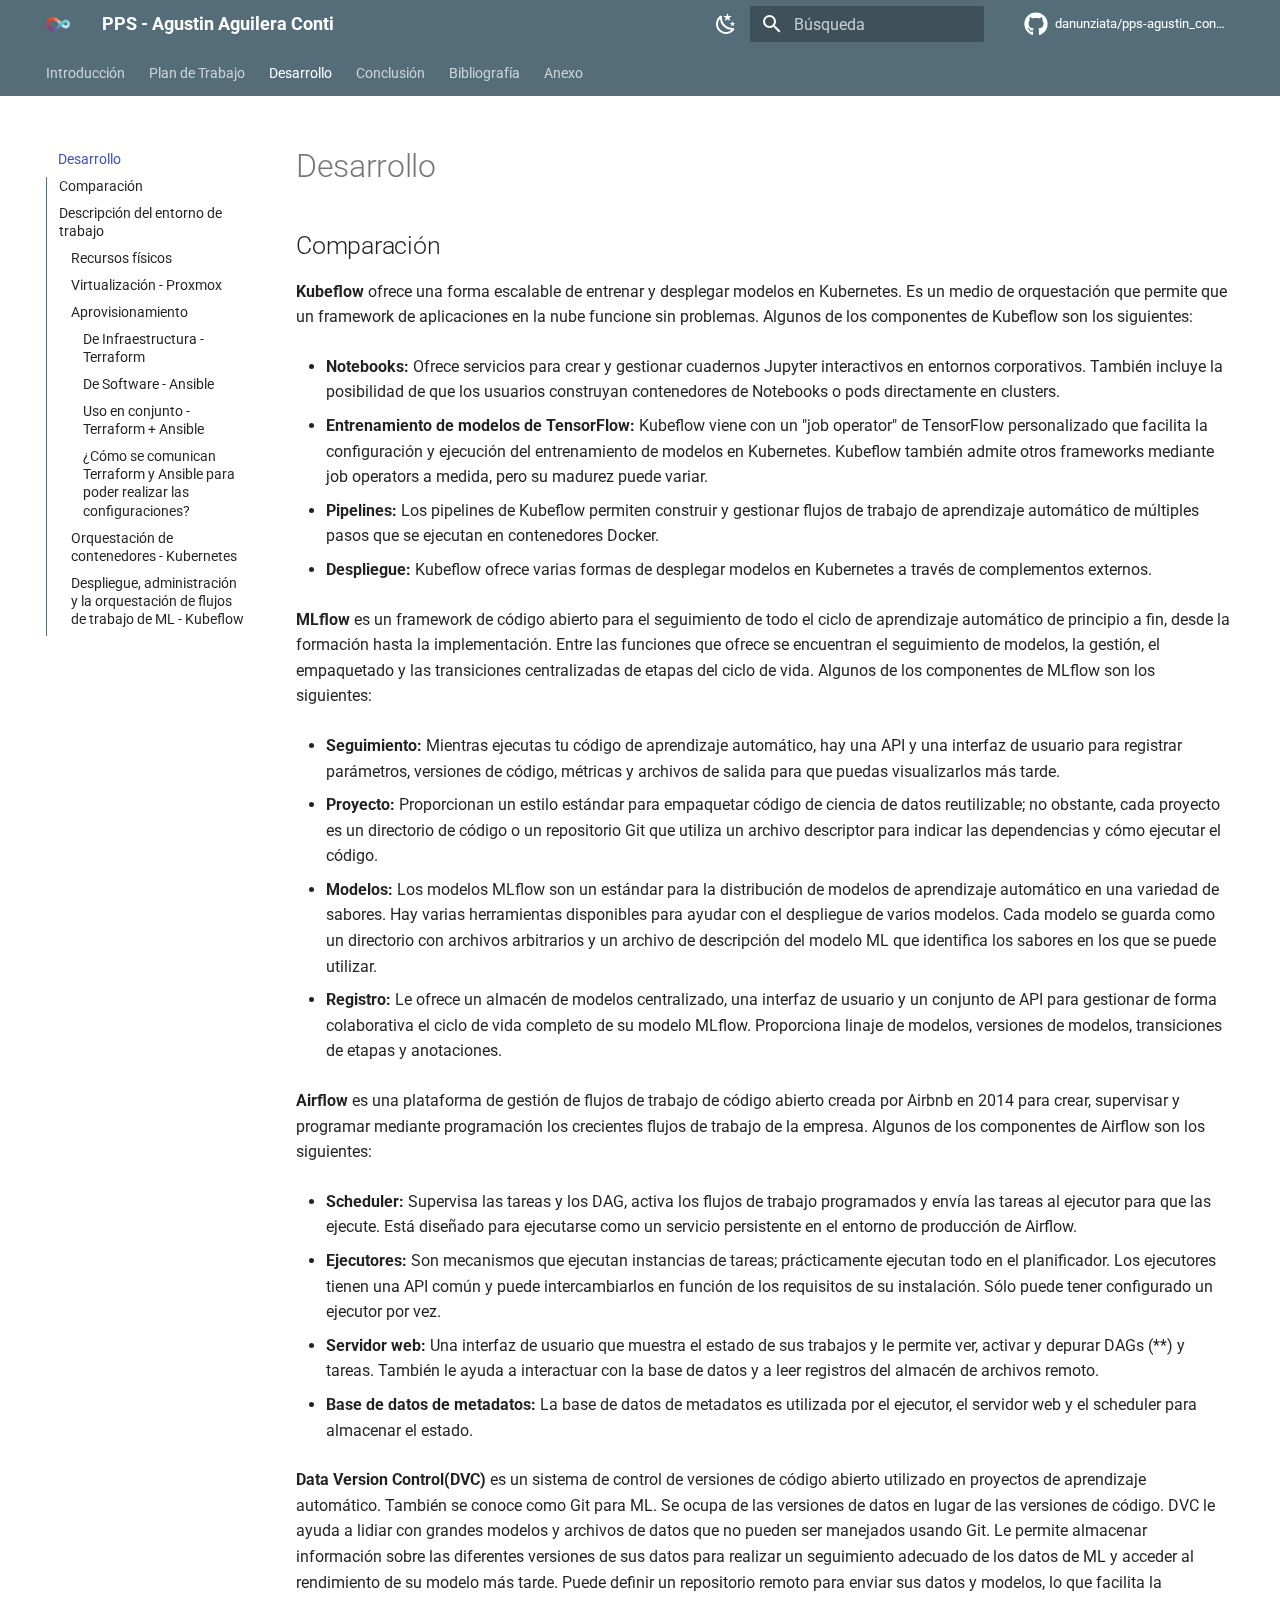
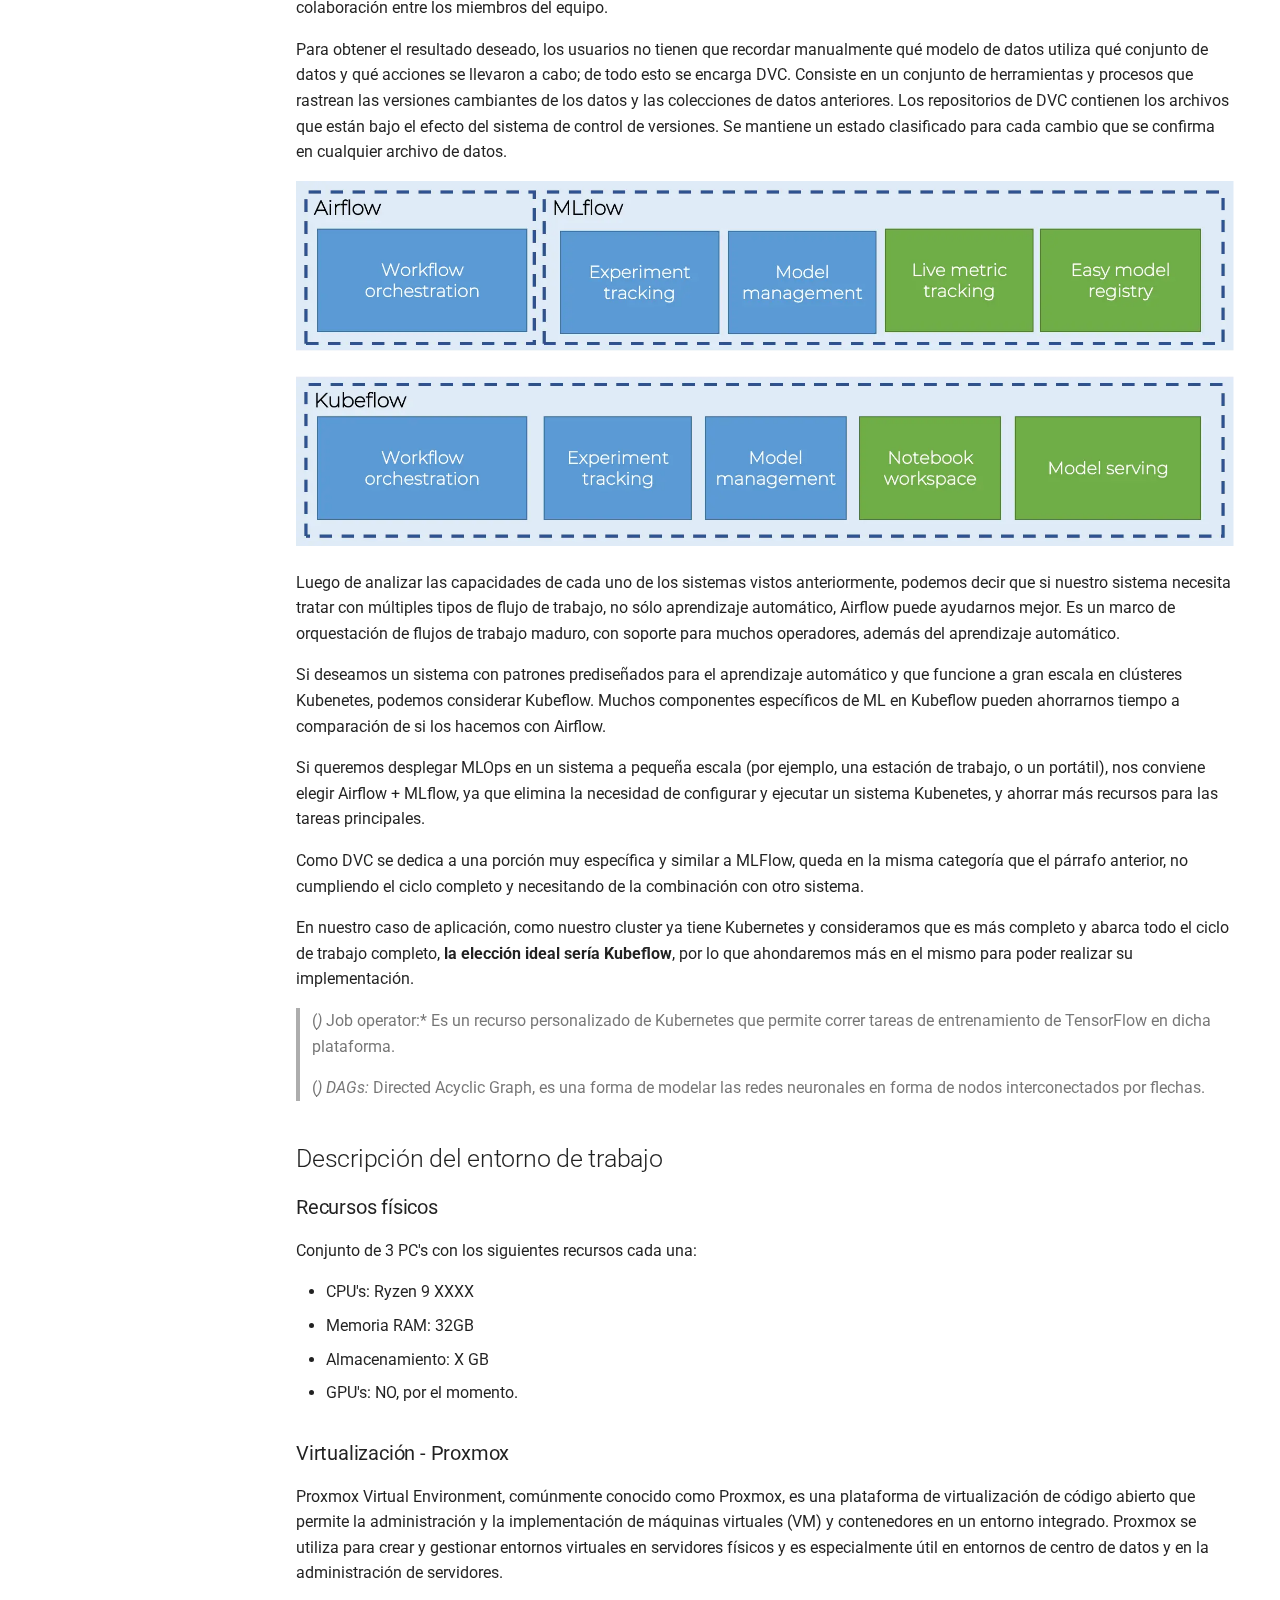
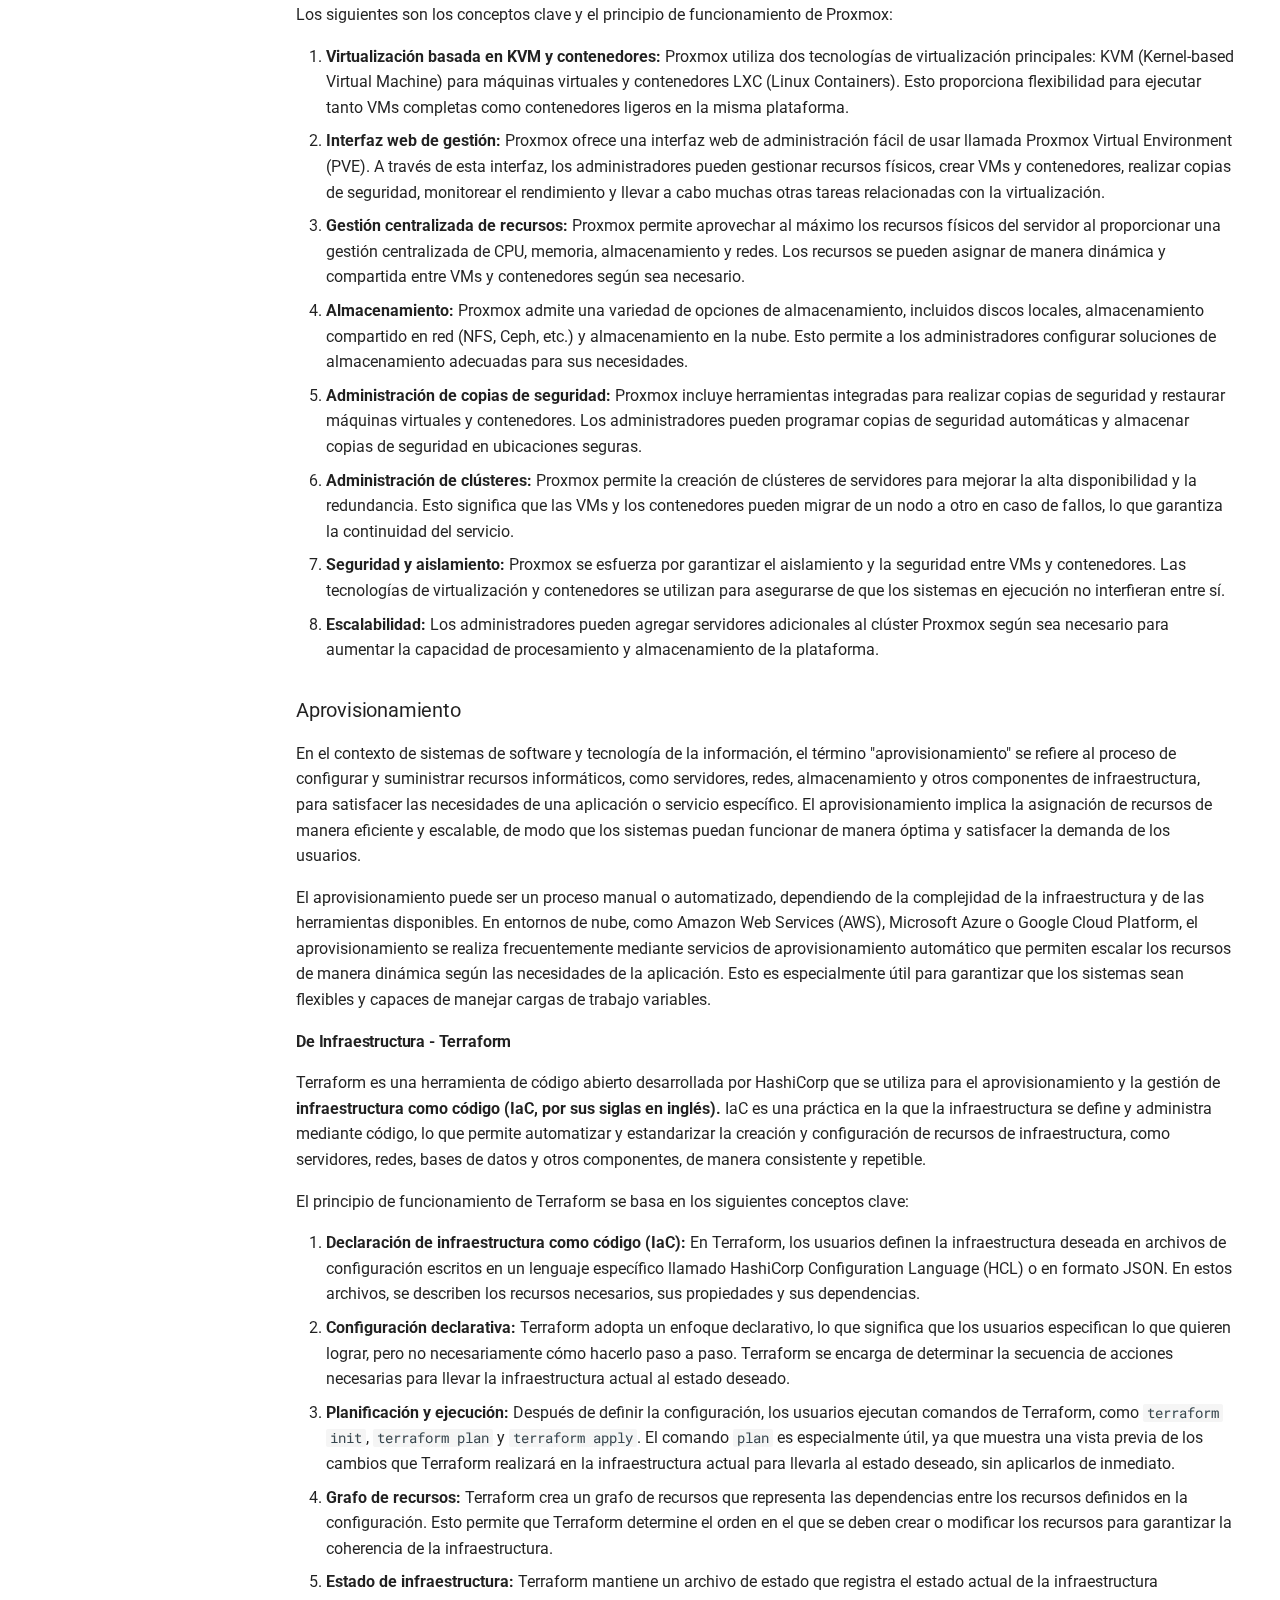
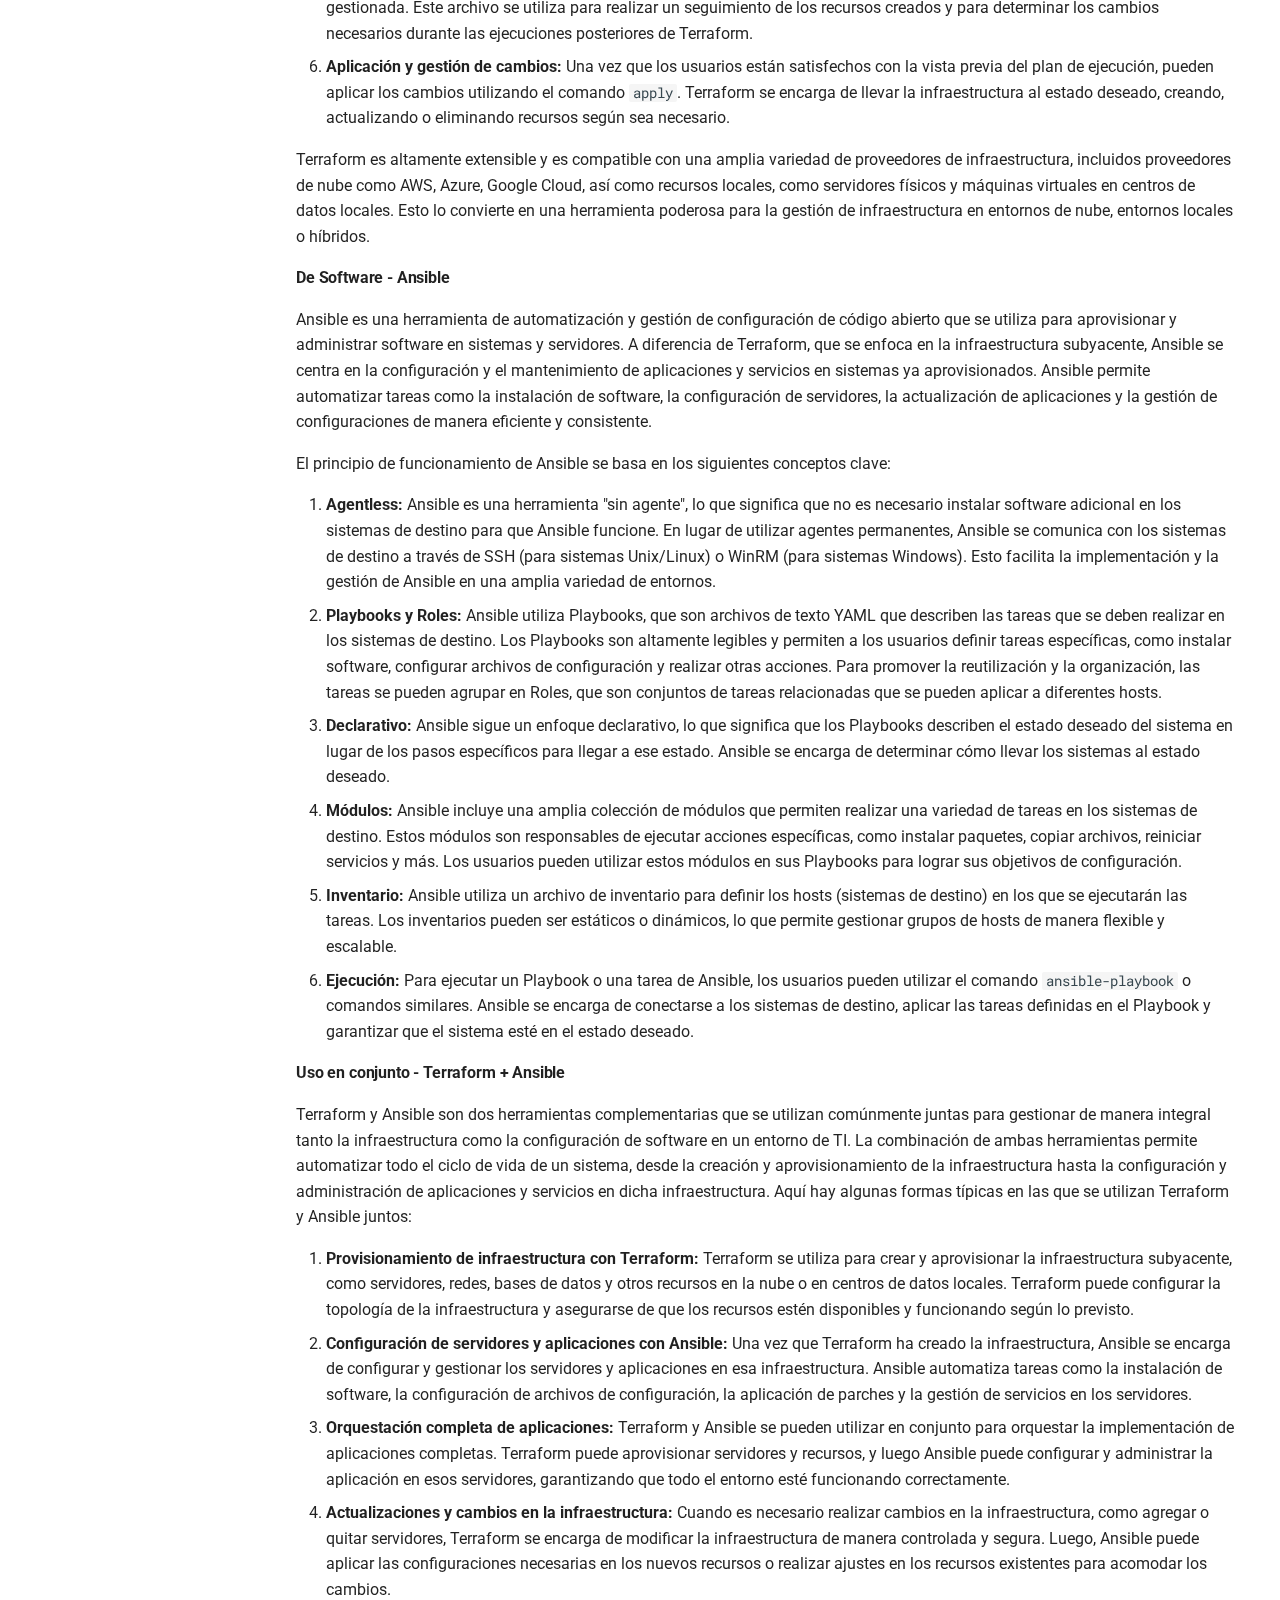
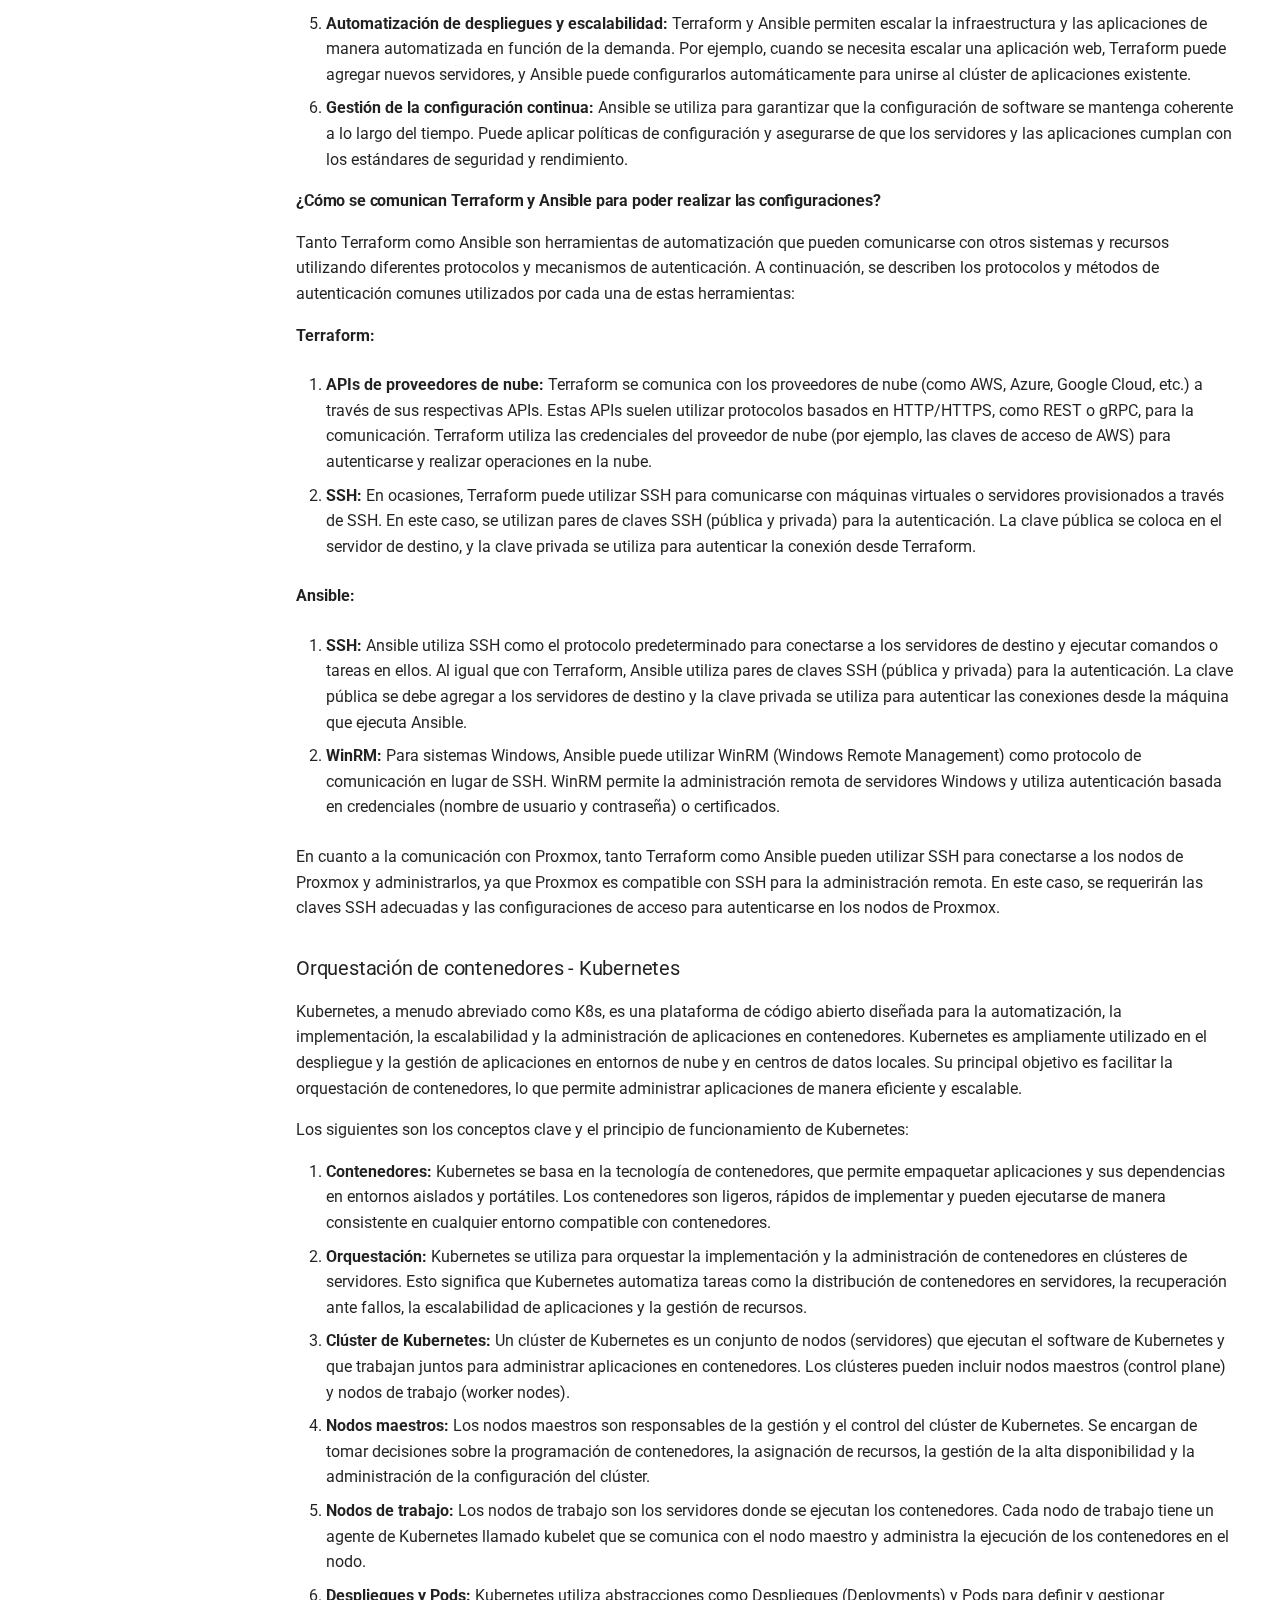
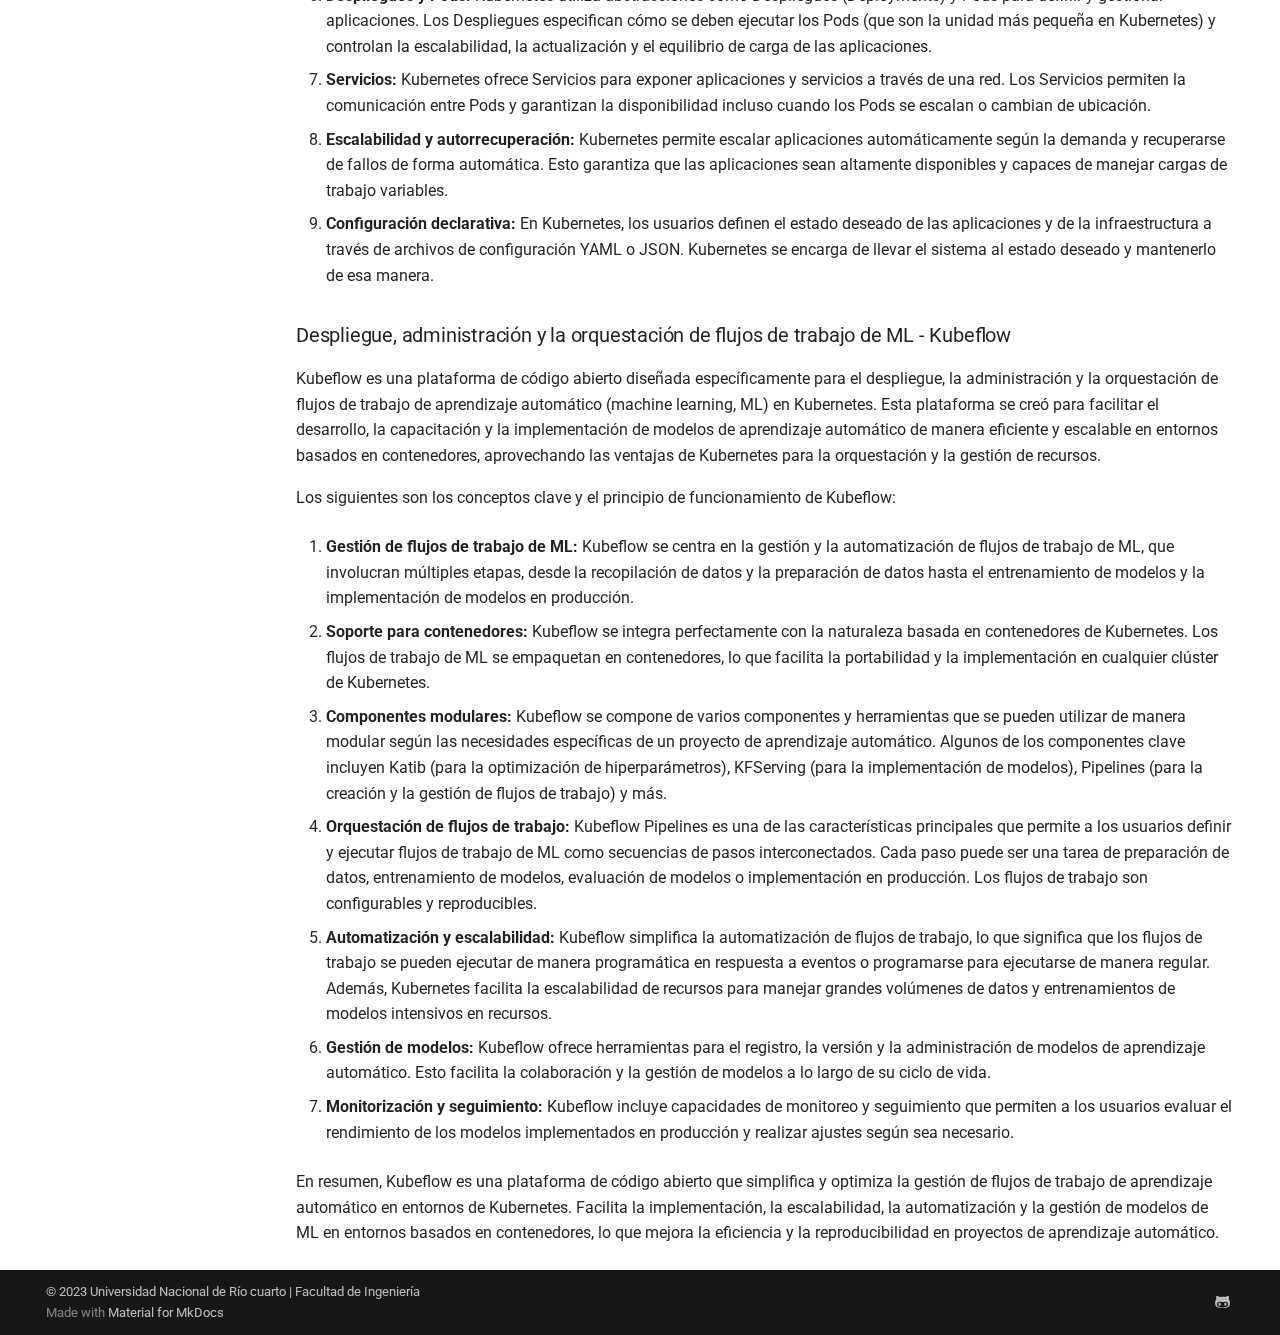
<file: 3_body/index.html>
<!doctype html>
<html lang="es" class="no-js">
  <head>
    
      <meta charset="utf-8">
      <meta name="viewport" content="width=device-width,initial-scale=1">
      
        <meta name="description" content="Despliegue de plataforma para desarrollo, entrenamiento e implementación de modelos de machine learning en cloud computing">
      
      
        <meta name="author" content="Aguilera Conti Agustín">
      
      
      
        <link rel="prev" href="../2_workplan/">
      
      
        <link rel="next" href="../4_conclusion/">
      
      
      <link rel="icon" href="../img/mlops_icon.png">
      <meta name="generator" content="mkdocs-1.5.3, mkdocs-material-9.5.0">
    
    
      
        <title>Desarrollo - PPS - Agustin Aguilera Conti</title>
      
    
    
      <link rel="stylesheet" href="../assets/stylesheets/main.45e1311d.min.css">
      
        
        <link rel="stylesheet" href="../assets/stylesheets/palette.06af60db.min.css">
      
      


    
    
      
    
    
      
        
        
        <link rel="preconnect" href="https://fonts.gstatic.com" crossorigin>
        <link rel="stylesheet" href="https://fonts.googleapis.com/css?family=Roboto:300,300i,400,400i,700,700i%7CRoboto+Mono:400,400i,700,700i&display=fallback">
        <style>:root{--md-text-font:"Roboto";--md-code-font:"Roboto Mono"}</style>
      
    
    
    <script>__md_scope=new URL("..",location),__md_hash=e=>[...e].reduce((e,_)=>(e<<5)-e+_.charCodeAt(0),0),__md_get=(e,_=localStorage,t=__md_scope)=>JSON.parse(_.getItem(t.pathname+"."+e)),__md_set=(e,_,t=localStorage,a=__md_scope)=>{try{t.setItem(a.pathname+"."+e,JSON.stringify(_))}catch(e){}}</script>
    
      

    
    
    
  </head>
  
  
    
    
      
    
    
    
    
    <body dir="ltr" data-md-color-scheme="default" data-md-color-primary="blue-grey" data-md-color-accent="lime">
  
    
    <input class="md-toggle" data-md-toggle="drawer" type="checkbox" id="__drawer" autocomplete="off">
    <input class="md-toggle" data-md-toggle="search" type="checkbox" id="__search" autocomplete="off">
    <label class="md-overlay" for="__drawer"></label>
    <div data-md-component="skip">
      
        
        <a href="#desarrollo" class="md-skip">
          Saltar a contenido
        </a>
      
    </div>
    <div data-md-component="announce">
      
    </div>
    
    
      

<header class="md-header" data-md-component="header">
  <nav class="md-header__inner md-grid" aria-label="Cabecera">
    <a href=".." title="PPS - Agustin Aguilera Conti" class="md-header__button md-logo" aria-label="PPS - Agustin Aguilera Conti" data-md-component="logo">
      
  <img src="../img/mlops_icon.png" alt="logo">

    </a>
    <label class="md-header__button md-icon" for="__drawer">
      
      <svg xmlns="http://www.w3.org/2000/svg" viewBox="0 0 24 24"><path d="M3 6h18v2H3V6m0 5h18v2H3v-2m0 5h18v2H3v-2Z"/></svg>
    </label>
    <div class="md-header__title" data-md-component="header-title">
      <div class="md-header__ellipsis">
        <div class="md-header__topic">
          <span class="md-ellipsis">
            PPS - Agustin Aguilera Conti
          </span>
        </div>
        <div class="md-header__topic" data-md-component="header-topic">
          <span class="md-ellipsis">
            
              Desarrollo
            
          </span>
        </div>
      </div>
    </div>
    
      
        <form class="md-header__option" data-md-component="palette">
  
    
    
    
    <input class="md-option" data-md-color-media="(prefers-color-scheme: light)" data-md-color-scheme="default" data-md-color-primary="blue-grey" data-md-color-accent="lime"  aria-label="Switch to dark mode"  type="radio" name="__palette" id="__palette_0">
    
      <label class="md-header__button md-icon" title="Switch to dark mode" for="__palette_1" hidden>
        <svg xmlns="http://www.w3.org/2000/svg" viewBox="0 0 24 24"><path d="m17.75 4.09-2.53 1.94.91 3.06-2.63-1.81-2.63 1.81.91-3.06-2.53-1.94L12.44 4l1.06-3 1.06 3 3.19.09m3.5 6.91-1.64 1.25.59 1.98-1.7-1.17-1.7 1.17.59-1.98L15.75 11l2.06-.05L18.5 9l.69 1.95 2.06.05m-2.28 4.95c.83-.08 1.72 1.1 1.19 1.85-.32.45-.66.87-1.08 1.27C15.17 23 8.84 23 4.94 19.07c-3.91-3.9-3.91-10.24 0-14.14.4-.4.82-.76 1.27-1.08.75-.53 1.93.36 1.85 1.19-.27 2.86.69 5.83 2.89 8.02a9.96 9.96 0 0 0 8.02 2.89m-1.64 2.02a12.08 12.08 0 0 1-7.8-3.47c-2.17-2.19-3.33-5-3.49-7.82-2.81 3.14-2.7 7.96.31 10.98 3.02 3.01 7.84 3.12 10.98.31Z"/></svg>
      </label>
    
  
    
    
    
    <input class="md-option" data-md-color-media="(prefers-color-scheme: dark)" data-md-color-scheme="slate" data-md-color-primary="blue-grey" data-md-color-accent="purple"  aria-label="Switch to light mode"  type="radio" name="__palette" id="__palette_1">
    
      <label class="md-header__button md-icon" title="Switch to light mode" for="__palette_0" hidden>
        <svg xmlns="http://www.w3.org/2000/svg" viewBox="0 0 24 24"><path d="M12 7a5 5 0 0 1 5 5 5 5 0 0 1-5 5 5 5 0 0 1-5-5 5 5 0 0 1 5-5m0 2a3 3 0 0 0-3 3 3 3 0 0 0 3 3 3 3 0 0 0 3-3 3 3 0 0 0-3-3m0-7 2.39 3.42C13.65 5.15 12.84 5 12 5c-.84 0-1.65.15-2.39.42L12 2M3.34 7l4.16-.35A7.2 7.2 0 0 0 5.94 8.5c-.44.74-.69 1.5-.83 2.29L3.34 7m.02 10 1.76-3.77a7.131 7.131 0 0 0 2.38 4.14L3.36 17M20.65 7l-1.77 3.79a7.023 7.023 0 0 0-2.38-4.15l4.15.36m-.01 10-4.14.36c.59-.51 1.12-1.14 1.54-1.86.42-.73.69-1.5.83-2.29L20.64 17M12 22l-2.41-3.44c.74.27 1.55.44 2.41.44.82 0 1.63-.17 2.37-.44L12 22Z"/></svg>
      </label>
    
  
</form>
      
    
    
      <script>var media,input,key,value,palette=__md_get("__palette");if(palette&&palette.color){"(prefers-color-scheme)"===palette.color.media&&(media=matchMedia("(prefers-color-scheme: light)"),input=document.querySelector(media.matches?"[data-md-color-media='(prefers-color-scheme: light)']":"[data-md-color-media='(prefers-color-scheme: dark)']"),palette.color.media=input.getAttribute("data-md-color-media"),palette.color.scheme=input.getAttribute("data-md-color-scheme"),palette.color.primary=input.getAttribute("data-md-color-primary"),palette.color.accent=input.getAttribute("data-md-color-accent"));for([key,value]of Object.entries(palette.color))document.body.setAttribute("data-md-color-"+key,value)}</script>
    
    
    
      <label class="md-header__button md-icon" for="__search">
        
        <svg xmlns="http://www.w3.org/2000/svg" viewBox="0 0 24 24"><path d="M9.5 3A6.5 6.5 0 0 1 16 9.5c0 1.61-.59 3.09-1.56 4.23l.27.27h.79l5 5-1.5 1.5-5-5v-.79l-.27-.27A6.516 6.516 0 0 1 9.5 16 6.5 6.5 0 0 1 3 9.5 6.5 6.5 0 0 1 9.5 3m0 2C7 5 5 7 5 9.5S7 14 9.5 14 14 12 14 9.5 12 5 9.5 5Z"/></svg>
      </label>
      <div class="md-search" data-md-component="search" role="dialog">
  <label class="md-search__overlay" for="__search"></label>
  <div class="md-search__inner" role="search">
    <form class="md-search__form" name="search">
      <input type="text" class="md-search__input" name="query" aria-label="Búsqueda" placeholder="Búsqueda" autocapitalize="off" autocorrect="off" autocomplete="off" spellcheck="false" data-md-component="search-query" required>
      <label class="md-search__icon md-icon" for="__search">
        
        <svg xmlns="http://www.w3.org/2000/svg" viewBox="0 0 24 24"><path d="M9.5 3A6.5 6.5 0 0 1 16 9.5c0 1.61-.59 3.09-1.56 4.23l.27.27h.79l5 5-1.5 1.5-5-5v-.79l-.27-.27A6.516 6.516 0 0 1 9.5 16 6.5 6.5 0 0 1 3 9.5 6.5 6.5 0 0 1 9.5 3m0 2C7 5 5 7 5 9.5S7 14 9.5 14 14 12 14 9.5 12 5 9.5 5Z"/></svg>
        
        <svg xmlns="http://www.w3.org/2000/svg" viewBox="0 0 24 24"><path d="M20 11v2H8l5.5 5.5-1.42 1.42L4.16 12l7.92-7.92L13.5 5.5 8 11h12Z"/></svg>
      </label>
      <nav class="md-search__options" aria-label="Buscar">
        
        <button type="reset" class="md-search__icon md-icon" title="Limpiar" aria-label="Limpiar" tabindex="-1">
          
          <svg xmlns="http://www.w3.org/2000/svg" viewBox="0 0 24 24"><path d="M19 6.41 17.59 5 12 10.59 6.41 5 5 6.41 10.59 12 5 17.59 6.41 19 12 13.41 17.59 19 19 17.59 13.41 12 19 6.41Z"/></svg>
        </button>
      </nav>
      
        <div class="md-search__suggest" data-md-component="search-suggest"></div>
      
    </form>
    <div class="md-search__output">
      <div class="md-search__scrollwrap" data-md-scrollfix>
        <div class="md-search-result" data-md-component="search-result">
          <div class="md-search-result__meta">
            Inicializando búsqueda
          </div>
          <ol class="md-search-result__list" role="presentation"></ol>
        </div>
      </div>
    </div>
  </div>
</div>
    
    
      <div class="md-header__source">
        <a href="https://github.com/danunziata/pps-agustin_conti_2023" title="Ir al repositorio" class="md-source" data-md-component="source">
  <div class="md-source__icon md-icon">
    
    <svg xmlns="http://www.w3.org/2000/svg" viewBox="0 0 496 512"><!--! Font Awesome Free 6.5.1 by @fontawesome - https://fontawesome.com License - https://fontawesome.com/license/free (Icons: CC BY 4.0, Fonts: SIL OFL 1.1, Code: MIT License) Copyright 2023 Fonticons, Inc.--><path d="M165.9 397.4c0 2-2.3 3.6-5.2 3.6-3.3.3-5.6-1.3-5.6-3.6 0-2 2.3-3.6 5.2-3.6 3-.3 5.6 1.3 5.6 3.6zm-31.1-4.5c-.7 2 1.3 4.3 4.3 4.9 2.6 1 5.6 0 6.2-2s-1.3-4.3-4.3-5.2c-2.6-.7-5.5.3-6.2 2.3zm44.2-1.7c-2.9.7-4.9 2.6-4.6 4.9.3 2 2.9 3.3 5.9 2.6 2.9-.7 4.9-2.6 4.6-4.6-.3-1.9-3-3.2-5.9-2.9zM244.8 8C106.1 8 0 113.3 0 252c0 110.9 69.8 205.8 169.5 239.2 12.8 2.3 17.3-5.6 17.3-12.1 0-6.2-.3-40.4-.3-61.4 0 0-70 15-84.7-29.8 0 0-11.4-29.1-27.8-36.6 0 0-22.9-15.7 1.6-15.4 0 0 24.9 2 38.6 25.8 21.9 38.6 58.6 27.5 72.9 20.9 2.3-16 8.8-27.1 16-33.7-55.9-6.2-112.3-14.3-112.3-110.5 0-27.5 7.6-41.3 23.6-58.9-2.6-6.5-11.1-33.3 2.6-67.9 20.9-6.5 69 27 69 27 20-5.6 41.5-8.5 62.8-8.5s42.8 2.9 62.8 8.5c0 0 48.1-33.6 69-27 13.7 34.7 5.2 61.4 2.6 67.9 16 17.7 25.8 31.5 25.8 58.9 0 96.5-58.9 104.2-114.8 110.5 9.2 7.9 17 22.9 17 46.4 0 33.7-.3 75.4-.3 83.6 0 6.5 4.6 14.4 17.3 12.1C428.2 457.8 496 362.9 496 252 496 113.3 383.5 8 244.8 8zM97.2 352.9c-1.3 1-1 3.3.7 5.2 1.6 1.6 3.9 2.3 5.2 1 1.3-1 1-3.3-.7-5.2-1.6-1.6-3.9-2.3-5.2-1zm-10.8-8.1c-.7 1.3.3 2.9 2.3 3.9 1.6 1 3.6.7 4.3-.7.7-1.3-.3-2.9-2.3-3.9-2-.6-3.6-.3-4.3.7zm32.4 35.6c-1.6 1.3-1 4.3 1.3 6.2 2.3 2.3 5.2 2.6 6.5 1 1.3-1.3.7-4.3-1.3-6.2-2.2-2.3-5.2-2.6-6.5-1zm-11.4-14.7c-1.6 1-1.6 3.6 0 5.9 1.6 2.3 4.3 3.3 5.6 2.3 1.6-1.3 1.6-3.9 0-6.2-1.4-2.3-4-3.3-5.6-2z"/></svg>
  </div>
  <div class="md-source__repository">
    danunziata/pps-agustin_conti_2023
  </div>
</a>
      </div>
    
  </nav>
  
</header>
    
    <div class="md-container" data-md-component="container">
      
      
        
          
            
<nav class="md-tabs" aria-label="Pestañas" data-md-component="tabs">
  <div class="md-grid">
    <ul class="md-tabs__list">
      
        
  
  
  
    <li class="md-tabs__item">
      <a href=".." class="md-tabs__link">
        
  
    
  
  Introducción

      </a>
    </li>
  

      
        
  
  
  
    <li class="md-tabs__item">
      <a href="../2_workplan/" class="md-tabs__link">
        
  
    
  
  Plan de Trabajo

      </a>
    </li>
  

      
        
  
  
    
  
  
    <li class="md-tabs__item md-tabs__item--active">
      <a href="./" class="md-tabs__link">
        
  
    
  
  Desarrollo

      </a>
    </li>
  

      
        
  
  
  
    <li class="md-tabs__item">
      <a href="../4_conclusion/" class="md-tabs__link">
        
  
    
  
  Conclusión

      </a>
    </li>
  

      
        
  
  
  
    <li class="md-tabs__item">
      <a href="../5_bibliography/" class="md-tabs__link">
        
  
    
  
  Bibliografía

      </a>
    </li>
  

      
        
  
  
  
    <li class="md-tabs__item">
      <a href="../6_attachments/" class="md-tabs__link">
        
  
    
  
  Anexo

      </a>
    </li>
  

      
    </ul>
  </div>
</nav>
          
        
      
      <main class="md-main" data-md-component="main">
        <div class="md-main__inner md-grid">
          
            
              
              <div class="md-sidebar md-sidebar--primary" data-md-component="sidebar" data-md-type="navigation" >
                <div class="md-sidebar__scrollwrap">
                  <div class="md-sidebar__inner">
                    


  


  

<nav class="md-nav md-nav--primary md-nav--lifted md-nav--integrated" aria-label="Navegación" data-md-level="0">
  <label class="md-nav__title" for="__drawer">
    <a href=".." title="PPS - Agustin Aguilera Conti" class="md-nav__button md-logo" aria-label="PPS - Agustin Aguilera Conti" data-md-component="logo">
      
  <img src="../img/mlops_icon.png" alt="logo">

    </a>
    PPS - Agustin Aguilera Conti
  </label>
  
    <div class="md-nav__source">
      <a href="https://github.com/danunziata/pps-agustin_conti_2023" title="Ir al repositorio" class="md-source" data-md-component="source">
  <div class="md-source__icon md-icon">
    
    <svg xmlns="http://www.w3.org/2000/svg" viewBox="0 0 496 512"><!--! Font Awesome Free 6.5.1 by @fontawesome - https://fontawesome.com License - https://fontawesome.com/license/free (Icons: CC BY 4.0, Fonts: SIL OFL 1.1, Code: MIT License) Copyright 2023 Fonticons, Inc.--><path d="M165.9 397.4c0 2-2.3 3.6-5.2 3.6-3.3.3-5.6-1.3-5.6-3.6 0-2 2.3-3.6 5.2-3.6 3-.3 5.6 1.3 5.6 3.6zm-31.1-4.5c-.7 2 1.3 4.3 4.3 4.9 2.6 1 5.6 0 6.2-2s-1.3-4.3-4.3-5.2c-2.6-.7-5.5.3-6.2 2.3zm44.2-1.7c-2.9.7-4.9 2.6-4.6 4.9.3 2 2.9 3.3 5.9 2.6 2.9-.7 4.9-2.6 4.6-4.6-.3-1.9-3-3.2-5.9-2.9zM244.8 8C106.1 8 0 113.3 0 252c0 110.9 69.8 205.8 169.5 239.2 12.8 2.3 17.3-5.6 17.3-12.1 0-6.2-.3-40.4-.3-61.4 0 0-70 15-84.7-29.8 0 0-11.4-29.1-27.8-36.6 0 0-22.9-15.7 1.6-15.4 0 0 24.9 2 38.6 25.8 21.9 38.6 58.6 27.5 72.9 20.9 2.3-16 8.8-27.1 16-33.7-55.9-6.2-112.3-14.3-112.3-110.5 0-27.5 7.6-41.3 23.6-58.9-2.6-6.5-11.1-33.3 2.6-67.9 20.9-6.5 69 27 69 27 20-5.6 41.5-8.5 62.8-8.5s42.8 2.9 62.8 8.5c0 0 48.1-33.6 69-27 13.7 34.7 5.2 61.4 2.6 67.9 16 17.7 25.8 31.5 25.8 58.9 0 96.5-58.9 104.2-114.8 110.5 9.2 7.9 17 22.9 17 46.4 0 33.7-.3 75.4-.3 83.6 0 6.5 4.6 14.4 17.3 12.1C428.2 457.8 496 362.9 496 252 496 113.3 383.5 8 244.8 8zM97.2 352.9c-1.3 1-1 3.3.7 5.2 1.6 1.6 3.9 2.3 5.2 1 1.3-1 1-3.3-.7-5.2-1.6-1.6-3.9-2.3-5.2-1zm-10.8-8.1c-.7 1.3.3 2.9 2.3 3.9 1.6 1 3.6.7 4.3-.7.7-1.3-.3-2.9-2.3-3.9-2-.6-3.6-.3-4.3.7zm32.4 35.6c-1.6 1.3-1 4.3 1.3 6.2 2.3 2.3 5.2 2.6 6.5 1 1.3-1.3.7-4.3-1.3-6.2-2.2-2.3-5.2-2.6-6.5-1zm-11.4-14.7c-1.6 1-1.6 3.6 0 5.9 1.6 2.3 4.3 3.3 5.6 2.3 1.6-1.3 1.6-3.9 0-6.2-1.4-2.3-4-3.3-5.6-2z"/></svg>
  </div>
  <div class="md-source__repository">
    danunziata/pps-agustin_conti_2023
  </div>
</a>
    </div>
  
  <ul class="md-nav__list" data-md-scrollfix>
    
      
      
  
  
  
  
    <li class="md-nav__item">
      <a href=".." class="md-nav__link">
        
  
  <span class="md-ellipsis">
    Introducción
  </span>
  

      </a>
    </li>
  

    
      
      
  
  
  
  
    <li class="md-nav__item">
      <a href="../2_workplan/" class="md-nav__link">
        
  
  <span class="md-ellipsis">
    Plan de Trabajo
  </span>
  

      </a>
    </li>
  

    
      
      
  
  
    
  
  
  
    <li class="md-nav__item md-nav__item--active">
      
      <input class="md-nav__toggle md-toggle" type="checkbox" id="__toc">
      
      
        
      
      
        <label class="md-nav__link md-nav__link--active" for="__toc">
          
  
  <span class="md-ellipsis">
    Desarrollo
  </span>
  

          <span class="md-nav__icon md-icon"></span>
        </label>
      
      <a href="./" class="md-nav__link md-nav__link--active">
        
  
  <span class="md-ellipsis">
    Desarrollo
  </span>
  

      </a>
      
        

<nav class="md-nav md-nav--secondary" aria-label="Tabla de contenidos">
  
  
  
    
  
  
    <label class="md-nav__title" for="__toc">
      <span class="md-nav__icon md-icon"></span>
      Tabla de contenidos
    </label>
    <ul class="md-nav__list" data-md-component="toc" data-md-scrollfix>
      
        <li class="md-nav__item">
  <a href="#comparacion" class="md-nav__link">
    <span class="md-ellipsis">
      Comparación
    </span>
  </a>
  
</li>
      
        <li class="md-nav__item">
  <a href="#descripcion-del-entorno-de-trabajo" class="md-nav__link">
    <span class="md-ellipsis">
      Descripción del entorno de trabajo
    </span>
  </a>
  
    <nav class="md-nav" aria-label="Descripción del entorno de trabajo">
      <ul class="md-nav__list">
        
          <li class="md-nav__item">
  <a href="#recursos-fisicos" class="md-nav__link">
    <span class="md-ellipsis">
      Recursos físicos
    </span>
  </a>
  
</li>
        
          <li class="md-nav__item">
  <a href="#virtualizacion-proxmox" class="md-nav__link">
    <span class="md-ellipsis">
      Virtualización - Proxmox
    </span>
  </a>
  
</li>
        
          <li class="md-nav__item">
  <a href="#aprovisionamiento" class="md-nav__link">
    <span class="md-ellipsis">
      Aprovisionamiento
    </span>
  </a>
  
    <nav class="md-nav" aria-label="Aprovisionamiento">
      <ul class="md-nav__list">
        
          <li class="md-nav__item">
  <a href="#de-infraestructura-terraform" class="md-nav__link">
    <span class="md-ellipsis">
      De Infraestructura - Terraform
    </span>
  </a>
  
</li>
        
          <li class="md-nav__item">
  <a href="#de-software-ansible" class="md-nav__link">
    <span class="md-ellipsis">
      De Software - Ansible
    </span>
  </a>
  
</li>
        
          <li class="md-nav__item">
  <a href="#uso-en-conjunto-terraform-ansible" class="md-nav__link">
    <span class="md-ellipsis">
      Uso en conjunto - Terraform + Ansible
    </span>
  </a>
  
</li>
        
          <li class="md-nav__item">
  <a href="#como-se-comunican-terraform-y-ansible-para-poder-realizar-las-configuraciones" class="md-nav__link">
    <span class="md-ellipsis">
      ¿Cómo se comunican Terraform y Ansible para poder realizar las configuraciones?
    </span>
  </a>
  
</li>
        
      </ul>
    </nav>
  
</li>
        
          <li class="md-nav__item">
  <a href="#orquestacion-de-contenedores-kubernetes" class="md-nav__link">
    <span class="md-ellipsis">
      Orquestación de contenedores - Kubernetes
    </span>
  </a>
  
</li>
        
          <li class="md-nav__item">
  <a href="#despliegue-administracion-y-la-orquestacion-de-flujos-de-trabajo-de-ml-kubeflow" class="md-nav__link">
    <span class="md-ellipsis">
      Despliegue, administración y la orquestación de flujos de trabajo de ML - Kubeflow
    </span>
  </a>
  
</li>
        
      </ul>
    </nav>
  
</li>
      
    </ul>
  
</nav>
      
    </li>
  

    
      
      
  
  
  
  
    <li class="md-nav__item">
      <a href="../4_conclusion/" class="md-nav__link">
        
  
  <span class="md-ellipsis">
    Conclusión
  </span>
  

      </a>
    </li>
  

    
      
      
  
  
  
  
    <li class="md-nav__item">
      <a href="../5_bibliography/" class="md-nav__link">
        
  
  <span class="md-ellipsis">
    Bibliografía
  </span>
  

      </a>
    </li>
  

    
      
      
  
  
  
  
    <li class="md-nav__item">
      <a href="../6_attachments/" class="md-nav__link">
        
  
  <span class="md-ellipsis">
    Anexo
  </span>
  

      </a>
    </li>
  

    
  </ul>
</nav>
                  </div>
                </div>
              </div>
            
            
          
          
            <div class="md-content" data-md-component="content">
              <article class="md-content__inner md-typeset">
                
                  

  
  


<h1 id="desarrollo">Desarrollo</h1>
<h2 id="comparacion">Comparación</h2>
<p><strong>Kubeflow</strong> ofrece una forma escalable de entrenar y desplegar modelos en Kubernetes. Es un medio de orquestación que permite que un framework de aplicaciones en la nube funcione sin problemas. Algunos de los componentes de Kubeflow son los siguientes:</p>
<ul>
<li>
<p><strong>Notebooks:</strong> Ofrece servicios para crear y gestionar cuadernos Jupyter interactivos en entornos corporativos. También incluye la posibilidad de que los usuarios construyan contenedores de Notebooks o pods directamente en clusters.</p>
</li>
<li>
<p><strong>Entrenamiento de modelos de TensorFlow:</strong> Kubeflow viene con un "job operator" de TensorFlow personalizado que facilita la configuración y ejecución del entrenamiento de modelos en Kubernetes. Kubeflow también admite otros frameworks mediante job operators a medida, pero su madurez puede variar.</p>
</li>
<li>
<p><strong>Pipelines:</strong> Los pipelines de Kubeflow permiten construir y gestionar flujos de trabajo de aprendizaje automático de múltiples pasos que se ejecutan en contenedores Docker.</p>
</li>
<li>
<p><strong>Despliegue:</strong> Kubeflow ofrece varias formas de desplegar modelos en Kubernetes a través de complementos externos.</p>
</li>
</ul>
<p><strong>MLflow</strong> es un framework de código abierto para el seguimiento de todo el ciclo de aprendizaje automático de principio a fin, desde la formación hasta la implementación. Entre las funciones que ofrece se encuentran el seguimiento de modelos, la gestión, el empaquetado y las transiciones centralizadas de etapas del ciclo de vida. Algunos de los componentes de MLflow son los siguientes:</p>
<ul>
<li>
<p><strong>Seguimiento:</strong> Mientras ejecutas tu código de aprendizaje automático, hay una API y una interfaz de usuario para registrar parámetros, versiones de código, métricas y archivos de salida para que puedas visualizarlos más tarde.</p>
</li>
<li>
<p><strong>Proyecto:</strong> Proporcionan un estilo estándar para empaquetar código de ciencia de datos reutilizable; no obstante, cada proyecto es un directorio de código o un repositorio Git que utiliza un archivo descriptor para indicar las dependencias y cómo ejecutar el código.</p>
</li>
<li>
<p><strong>Modelos:</strong> Los modelos MLflow son un estándar para la distribución de modelos de aprendizaje automático en una variedad de sabores. Hay varias herramientas disponibles para ayudar con el despliegue de varios modelos. Cada modelo se guarda como un directorio con archivos arbitrarios y un archivo de descripción del modelo ML que identifica los sabores en los que se puede utilizar.</p>
</li>
<li>
<p><strong>Registro:</strong> Le ofrece un almacén de modelos centralizado, una interfaz de usuario y un conjunto de API para gestionar de forma colaborativa el ciclo de vida completo de su modelo MLflow. Proporciona linaje de modelos, versiones de modelos, transiciones de etapas y anotaciones.</p>
</li>
</ul>
<p><strong>Airflow</strong> es una plataforma de gestión de flujos de trabajo de código abierto creada por Airbnb en 2014 para crear, supervisar y programar mediante programación los crecientes flujos de trabajo de la empresa. Algunos de los componentes de Airflow son los siguientes:</p>
<ul>
<li>
<p><strong>Scheduler:</strong> Supervisa las tareas y los DAG, activa los flujos de trabajo programados y envía las tareas al ejecutor para que las ejecute. Está diseñado para ejecutarse como un servicio persistente en el entorno de producción de Airflow.</p>
</li>
<li>
<p><strong>Ejecutores:</strong> Son mecanismos que ejecutan instancias de tareas; prácticamente ejecutan todo en el planificador. Los ejecutores tienen una API común y puede intercambiarlos en función de los requisitos de su instalación. Sólo puede tener configurado un ejecutor por vez.</p>
</li>
<li>
<p><strong>Servidor web:</strong> Una interfaz de usuario que muestra el estado de sus trabajos y le permite ver, activar y depurar DAGs (**) y tareas. También le ayuda a interactuar con la base de datos y a leer registros del almacén de archivos remoto.</p>
</li>
<li>
<p><strong>Base de datos de metadatos:</strong> La base de datos de metadatos es utilizada por el ejecutor, el servidor web y el scheduler para almacenar el estado.</p>
</li>
</ul>
<p><strong>Data Version Control(DVC)</strong> es un sistema de control de versiones de código abierto utilizado en proyectos de aprendizaje automático. También se conoce como Git para ML. Se ocupa de las versiones de datos en lugar de las versiones de código. DVC le ayuda a lidiar con grandes modelos y archivos de datos que no pueden ser manejados usando Git. Le permite almacenar información sobre las diferentes versiones de sus datos para realizar un seguimiento adecuado de los datos de ML y acceder al rendimiento de su modelo más tarde. Puede definir un repositorio remoto para enviar sus datos y modelos, lo que facilita la colaboración entre los miembros del equipo.</p>
<p>Para obtener el resultado deseado, los usuarios no tienen que recordar manualmente qué modelo de datos utiliza qué conjunto de datos y qué acciones se llevaron a cabo; de todo esto se encarga DVC. Consiste en un conjunto de herramientas y procesos que rastrean las versiones cambiantes de los datos y las colecciones de datos anteriores. Los repositorios de DVC contienen los archivos que están bajo el efecto del sistema de control de versiones. Se mantiene un estado clasificado para cada cambio que se confirma en cualquier archivo de datos.</p>
<p><a href="https://aicurious.io/blog/2022-03-26-airflow-mlflow-or-kubeflow-for-mlops"><img alt="Airflow vs. Kubeflow vs. MLFlow" src="../source/airflow-mlflow-kubeflow.webp" /></a></p>
<p>Luego de analizar las capacidades de cada uno de los sistemas vistos anteriormente, podemos decir que si nuestro sistema necesita tratar con múltiples tipos de flujo de trabajo, no sólo aprendizaje automático, Airflow puede ayudarnos mejor. Es un marco de orquestación de flujos de trabajo maduro, con soporte para muchos operadores, además del aprendizaje automático.</p>
<p>Si deseamos un sistema con patrones prediseñados para el aprendizaje automático y que funcione a gran escala en clústeres Kubenetes, podemos considerar Kubeflow. Muchos componentes específicos de ML en Kubeflow pueden ahorrarnos tiempo a comparación de si los hacemos con Airflow.</p>
<p>Si queremos desplegar MLOps en un sistema a pequeña escala (por ejemplo, una estación de trabajo, o un portátil), nos conviene elegir Airflow + MLflow, ya que elimina la necesidad de configurar y ejecutar un sistema Kubenetes, y ahorrar más recursos para las tareas principales.</p>
<p>Como DVC se dedica a una porción muy específica y similar a MLFlow, queda en la misma categoría que el párrafo anterior, no cumpliendo el ciclo completo y necesitando de la combinación con otro sistema.</p>
<p>En nuestro caso de aplicación, como nuestro cluster ya tiene Kubernetes y consideramos que es más completo y abarca todo el ciclo de trabajo completo, <strong>la elección ideal sería Kubeflow</strong>, por lo que ahondaremos más en el mismo para poder realizar su implementación.</p>
<blockquote>
<p>(<em>) </em>Job operator:* Es un recurso personalizado de Kubernetes que permite correr tareas de entrenamiento de TensorFlow en dicha plataforma.</p>
<p>(<em><em>) </em>DAGs:</em> Directed Acyclic Graph, es una forma de modelar las redes neuronales en forma de nodos interconectados por flechas.</p>
</blockquote>
<h2 id="descripcion-del-entorno-de-trabajo">Descripción del entorno de trabajo</h2>
<h3 id="recursos-fisicos">Recursos físicos</h3>
<p>Conjunto de 3 PC's con los siguientes recursos cada una:</p>
<ul>
<li>CPU's: Ryzen 9 XXXX</li>
<li>Memoria RAM: 32GB</li>
<li>Almacenamiento: X GB</li>
<li>GPU's: NO, por el momento.</li>
</ul>
<h3 id="virtualizacion-proxmox">Virtualización - Proxmox</h3>
<p>Proxmox Virtual Environment, comúnmente conocido como Proxmox, es una plataforma de virtualización de código abierto que permite la administración y la implementación de máquinas virtuales (VM) y contenedores en un entorno integrado. Proxmox se utiliza para crear y gestionar entornos virtuales en servidores físicos y es especialmente útil en entornos de centro de datos y en la administración de servidores.</p>
<p>Los siguientes son los conceptos clave y el principio de funcionamiento de Proxmox:</p>
<ol>
<li><strong>Virtualización basada en KVM y contenedores:</strong> Proxmox utiliza dos tecnologías de virtualización principales: KVM (Kernel-based Virtual Machine) para máquinas virtuales y contenedores LXC (Linux Containers). Esto proporciona flexibilidad para ejecutar tanto VMs completas como contenedores ligeros en la misma plataforma.</li>
<li><strong>Interfaz web de gestión:</strong> Proxmox ofrece una interfaz web de administración fácil de usar llamada Proxmox Virtual Environment (PVE). A través de esta interfaz, los administradores pueden gestionar recursos físicos, crear VMs y contenedores, realizar copias de seguridad, monitorear el rendimiento y llevar a cabo muchas otras tareas relacionadas con la virtualización.</li>
<li><strong>Gestión centralizada de recursos:</strong> Proxmox permite aprovechar al máximo los recursos físicos del servidor al proporcionar una gestión centralizada de CPU, memoria, almacenamiento y redes. Los recursos se pueden asignar de manera dinámica y compartida entre VMs y contenedores según sea necesario.</li>
<li><strong>Almacenamiento:</strong> Proxmox admite una variedad de opciones de almacenamiento, incluidos discos locales, almacenamiento compartido en red (NFS, Ceph, etc.) y almacenamiento en la nube. Esto permite a los administradores configurar soluciones de almacenamiento adecuadas para sus necesidades.</li>
<li><strong>Administración de copias de seguridad:</strong> Proxmox incluye herramientas integradas para realizar copias de seguridad y restaurar máquinas virtuales y contenedores. Los administradores pueden programar copias de seguridad automáticas y almacenar copias de seguridad en ubicaciones seguras.</li>
<li><strong>Administración de clústeres:</strong> Proxmox permite la creación de clústeres de servidores para mejorar la alta disponibilidad y la redundancia. Esto significa que las VMs y los contenedores pueden migrar de un nodo a otro en caso de fallos, lo que garantiza la continuidad del servicio.</li>
<li><strong>Seguridad y aislamiento:</strong> Proxmox se esfuerza por garantizar el aislamiento y la seguridad entre VMs y contenedores. Las tecnologías de virtualización y contenedores se utilizan para asegurarse de que los sistemas en ejecución no interfieran entre sí.</li>
<li><strong>Escalabilidad:</strong> Los administradores pueden agregar servidores adicionales al clúster Proxmox según sea necesario para aumentar la capacidad de procesamiento y almacenamiento de la plataforma.</li>
</ol>
<h3 id="aprovisionamiento">Aprovisionamiento</h3>
<p>En el contexto de sistemas de software y tecnología de la información, el término "aprovisionamiento" se refiere al proceso de configurar y suministrar recursos informáticos, como servidores, redes, almacenamiento y otros componentes de infraestructura, para satisfacer las necesidades de una aplicación o servicio específico. El aprovisionamiento implica la asignación de recursos de manera eficiente y escalable, de modo que los sistemas puedan funcionar de manera óptima y satisfacer la demanda de los usuarios.</p>
<p>El aprovisionamiento puede ser un proceso manual o automatizado, dependiendo de la complejidad de la infraestructura y de las herramientas disponibles. En entornos de nube, como Amazon Web Services (AWS), Microsoft Azure o Google Cloud Platform, el aprovisionamiento se realiza frecuentemente mediante servicios de aprovisionamiento automático que permiten escalar los recursos de manera dinámica según las necesidades de la aplicación. Esto es especialmente útil para garantizar que los sistemas sean flexibles y capaces de manejar cargas de trabajo variables.</p>
<h4 id="de-infraestructura-terraform">De Infraestructura - Terraform</h4>
<p>Terraform es una herramienta de código abierto desarrollada por HashiCorp que se utiliza para el aprovisionamiento y la gestión de <strong>infraestructura como código (IaC, por sus siglas en inglés).</strong> IaC es una práctica en la que la infraestructura se define y administra mediante código, lo que permite automatizar y estandarizar la creación y configuración de recursos de infraestructura, como servidores, redes, bases de datos y otros componentes, de manera consistente y repetible.</p>
<p>El principio de funcionamiento de Terraform se basa en los siguientes conceptos clave:</p>
<ol>
<li><strong>Declaración de infraestructura como código (IaC):</strong> En Terraform, los usuarios definen la infraestructura deseada en archivos de configuración escritos en un lenguaje específico llamado HashiCorp Configuration Language (HCL) o en formato JSON. En estos archivos, se describen los recursos necesarios, sus propiedades y sus dependencias.</li>
<li><strong>Configuración declarativa:</strong> Terraform adopta un enfoque declarativo, lo que significa que los usuarios especifican lo que quieren lograr, pero no necesariamente cómo hacerlo paso a paso. Terraform se encarga de determinar la secuencia de acciones necesarias para llevar la infraestructura actual al estado deseado.</li>
<li><strong>Planificación y ejecución:</strong> Después de definir la configuración, los usuarios ejecutan comandos de Terraform, como <code>terraform init</code>, <code>terraform plan</code> y <code>terraform apply</code>. El comando <code>plan</code> es especialmente útil, ya que muestra una vista previa de los cambios que Terraform realizará en la infraestructura actual para llevarla al estado deseado, sin aplicarlos de inmediato.</li>
<li><strong>Grafo de recursos:</strong> Terraform crea un grafo de recursos que representa las dependencias entre los recursos definidos en la configuración. Esto permite que Terraform determine el orden en el que se deben crear o modificar los recursos para garantizar la coherencia de la infraestructura.</li>
<li><strong>Estado de infraestructura:</strong> Terraform mantiene un archivo de estado que registra el estado actual de la infraestructura gestionada. Este archivo se utiliza para realizar un seguimiento de los recursos creados y para determinar los cambios necesarios durante las ejecuciones posteriores de Terraform.</li>
<li><strong>Aplicación y gestión de cambios:</strong> Una vez que los usuarios están satisfechos con la vista previa del plan de ejecución, pueden aplicar los cambios utilizando el comando <code>apply</code>. Terraform se encarga de llevar la infraestructura al estado deseado, creando, actualizando o eliminando recursos según sea necesario.</li>
</ol>
<p>Terraform es altamente extensible y es compatible con una amplia variedad de proveedores de infraestructura, incluidos proveedores de nube como AWS, Azure, Google Cloud, así como recursos locales, como servidores físicos y máquinas virtuales en centros de datos locales. Esto lo convierte en una herramienta poderosa para la gestión de infraestructura en entornos de nube, entornos locales o híbridos.</p>
<h4 id="de-software-ansible">De Software - Ansible</h4>
<p>Ansible es una herramienta de automatización y gestión de configuración de código abierto que se utiliza para aprovisionar y administrar software en sistemas y servidores. A diferencia de Terraform, que se enfoca en la infraestructura subyacente, Ansible se centra en la configuración y el mantenimiento de aplicaciones y servicios en sistemas ya aprovisionados. Ansible permite automatizar tareas como la instalación de software, la configuración de servidores, la actualización de aplicaciones y la gestión de configuraciones de manera eficiente y consistente.</p>
<p>El principio de funcionamiento de Ansible se basa en los siguientes conceptos clave:</p>
<ol>
<li><strong>Agentless:</strong> Ansible es una herramienta "sin agente", lo que significa que no es necesario instalar software adicional en los sistemas de destino para que Ansible funcione. En lugar de utilizar agentes permanentes, Ansible se comunica con los sistemas de destino a través de SSH (para sistemas Unix/Linux) o WinRM (para sistemas Windows). Esto facilita la implementación y la gestión de Ansible en una amplia variedad de entornos.</li>
<li><strong>Playbooks y Roles:</strong> Ansible utiliza Playbooks, que son archivos de texto YAML que describen las tareas que se deben realizar en los sistemas de destino. Los Playbooks son altamente legibles y permiten a los usuarios definir tareas específicas, como instalar software, configurar archivos de configuración y realizar otras acciones. Para promover la reutilización y la organización, las tareas se pueden agrupar en Roles, que son conjuntos de tareas relacionadas que se pueden aplicar a diferentes hosts.</li>
<li><strong>Declarativo:</strong> Ansible sigue un enfoque declarativo, lo que significa que los Playbooks describen el estado deseado del sistema en lugar de los pasos específicos para llegar a ese estado. Ansible se encarga de determinar cómo llevar los sistemas al estado deseado.</li>
<li><strong>Módulos:</strong> Ansible incluye una amplia colección de módulos que permiten realizar una variedad de tareas en los sistemas de destino. Estos módulos son responsables de ejecutar acciones específicas, como instalar paquetes, copiar archivos, reiniciar servicios y más. Los usuarios pueden utilizar estos módulos en sus Playbooks para lograr sus objetivos de configuración.</li>
<li><strong>Inventario:</strong> Ansible utiliza un archivo de inventario para definir los hosts (sistemas de destino) en los que se ejecutarán las tareas. Los inventarios pueden ser estáticos o dinámicos, lo que permite gestionar grupos de hosts de manera flexible y escalable.</li>
<li><strong>Ejecución:</strong> Para ejecutar un Playbook o una tarea de Ansible, los usuarios pueden utilizar el comando <code>ansible-playbook</code> o comandos similares. Ansible se encarga de conectarse a los sistemas de destino, aplicar las tareas definidas en el Playbook y garantizar que el sistema esté en el estado deseado.</li>
</ol>
<h4 id="uso-en-conjunto-terraform-ansible">Uso en conjunto - Terraform + Ansible</h4>
<p>Terraform y Ansible son dos herramientas complementarias que se utilizan comúnmente juntas para gestionar de manera integral tanto la infraestructura como la configuración de software en un entorno de TI. La combinación de ambas herramientas permite automatizar todo el ciclo de vida de un sistema, desde la creación y aprovisionamiento de la infraestructura hasta la configuración y administración de aplicaciones y servicios en dicha infraestructura. Aquí hay algunas formas típicas en las que se utilizan Terraform y Ansible juntos:</p>
<ol>
<li><strong>Provisionamiento de infraestructura con Terraform:</strong> Terraform se utiliza para crear y aprovisionar la infraestructura subyacente, como servidores, redes, bases de datos y otros recursos en la nube o en centros de datos locales. Terraform puede configurar la topología de la infraestructura y asegurarse de que los recursos estén disponibles y funcionando según lo previsto.</li>
<li><strong>Configuración de servidores y aplicaciones con Ansible:</strong> Una vez que Terraform ha creado la infraestructura, Ansible se encarga de configurar y gestionar los servidores y aplicaciones en esa infraestructura. Ansible automatiza tareas como la instalación de software, la configuración de archivos de configuración, la aplicación de parches y la gestión de servicios en los servidores.</li>
<li><strong>Orquestación completa de aplicaciones:</strong> Terraform y Ansible se pueden utilizar en conjunto para orquestar la implementación de aplicaciones completas. Terraform puede aprovisionar servidores y recursos, y luego Ansible puede configurar y administrar la aplicación en esos servidores, garantizando que todo el entorno esté funcionando correctamente.</li>
<li><strong>Actualizaciones y cambios en la infraestructura:</strong> Cuando es necesario realizar cambios en la infraestructura, como agregar o quitar servidores, Terraform se encarga de modificar la infraestructura de manera controlada y segura. Luego, Ansible puede aplicar las configuraciones necesarias en los nuevos recursos o realizar ajustes en los recursos existentes para acomodar los cambios.</li>
<li><strong>Automatización de despliegues y escalabilidad:</strong> Terraform y Ansible permiten escalar la infraestructura y las aplicaciones de manera automatizada en función de la demanda. Por ejemplo, cuando se necesita escalar una aplicación web, Terraform puede agregar nuevos servidores, y Ansible puede configurarlos automáticamente para unirse al clúster de aplicaciones existente.</li>
<li><strong>Gestión de la configuración continua:</strong> Ansible se utiliza para garantizar que la configuración de software se mantenga coherente a lo largo del tiempo. Puede aplicar políticas de configuración y asegurarse de que los servidores y las aplicaciones cumplan con los estándares de seguridad y rendimiento.</li>
</ol>
<h4 id="como-se-comunican-terraform-y-ansible-para-poder-realizar-las-configuraciones">¿Cómo se comunican Terraform y Ansible para poder realizar las configuraciones?</h4>
<p>Tanto Terraform como Ansible son herramientas de automatización que pueden comunicarse con otros sistemas y recursos utilizando diferentes protocolos y mecanismos de autenticación. A continuación, se describen los protocolos y métodos de autenticación comunes utilizados por cada una de estas herramientas:</p>
<p><strong>Terraform:</strong></p>
<ol>
<li>
<p><strong>APIs de proveedores de nube:</strong> Terraform se comunica con los proveedores de nube (como AWS, Azure, Google Cloud, etc.) a través de sus respectivas APIs. Estas APIs suelen utilizar protocolos basados en HTTP/HTTPS, como REST o gRPC, para la comunicación. Terraform utiliza las credenciales del proveedor de nube (por ejemplo, las claves de acceso de AWS) para autenticarse y realizar operaciones en la nube.</p>
</li>
<li>
<p><strong>SSH:</strong> En ocasiones, Terraform puede utilizar SSH para comunicarse con máquinas virtuales o servidores provisionados a través de SSH. En este caso, se utilizan pares de claves SSH (pública y privada) para la autenticación. La clave pública se coloca en el servidor de destino, y la clave privada se utiliza para autenticar la conexión desde Terraform.</p>
</li>
</ol>
<p><strong>Ansible:</strong></p>
<ol>
<li>
<p><strong>SSH:</strong> Ansible utiliza SSH como el protocolo predeterminado para conectarse a los servidores de destino y ejecutar comandos o tareas en ellos. Al igual que con Terraform, Ansible utiliza pares de claves SSH (pública y privada) para la autenticación. La clave pública se debe agregar a los servidores de destino y la clave privada se utiliza para autenticar las conexiones desde la máquina que ejecuta Ansible.</p>
</li>
<li>
<p><strong>WinRM:</strong> Para sistemas Windows, Ansible puede utilizar WinRM (Windows Remote Management) como protocolo de comunicación en lugar de SSH. WinRM permite la administración remota de servidores Windows y utiliza autenticación basada en credenciales (nombre de usuario y contraseña) o certificados.</p>
</li>
</ol>
<p>En cuanto a la comunicación con Proxmox, tanto Terraform como Ansible pueden utilizar SSH para conectarse a los nodos de Proxmox y administrarlos, ya que Proxmox es compatible con SSH para la administración remota. En este caso, se requerirán las claves SSH adecuadas y las configuraciones de acceso para autenticarse en los nodos de Proxmox.</p>
<h3 id="orquestacion-de-contenedores-kubernetes">Orquestación de contenedores - Kubernetes</h3>
<p>Kubernetes, a menudo abreviado como K8s, es una plataforma de código abierto diseñada para la automatización, la implementación, la escalabilidad y la administración de aplicaciones en contenedores. Kubernetes es ampliamente utilizado en el despliegue y la gestión de aplicaciones en entornos de nube y en centros de datos locales. Su principal objetivo es facilitar la orquestación de contenedores, lo que permite administrar aplicaciones de manera eficiente y escalable.</p>
<p>Los siguientes son los conceptos clave y el principio de funcionamiento de Kubernetes:</p>
<ol>
<li><strong>Contenedores:</strong> Kubernetes se basa en la tecnología de contenedores, que permite empaquetar aplicaciones y sus dependencias en entornos aislados y portátiles. Los contenedores son ligeros, rápidos de implementar y pueden ejecutarse de manera consistente en cualquier entorno compatible con contenedores.</li>
<li><strong>Orquestación:</strong> Kubernetes se utiliza para orquestar la implementación y la administración de contenedores en clústeres de servidores. Esto significa que Kubernetes automatiza tareas como la distribución de contenedores en servidores, la recuperación ante fallos, la escalabilidad de aplicaciones y la gestión de recursos.</li>
<li><strong>Clúster de Kubernetes:</strong> Un clúster de Kubernetes es un conjunto de nodos (servidores) que ejecutan el software de Kubernetes y que trabajan juntos para administrar aplicaciones en contenedores. Los clústeres pueden incluir nodos maestros (control plane) y nodos de trabajo (worker nodes).</li>
<li><strong>Nodos maestros:</strong> Los nodos maestros son responsables de la gestión y el control del clúster de Kubernetes. Se encargan de tomar decisiones sobre la programación de contenedores, la asignación de recursos, la gestión de la alta disponibilidad y la administración de la configuración del clúster.</li>
<li><strong>Nodos de trabajo:</strong> Los nodos de trabajo son los servidores donde se ejecutan los contenedores. Cada nodo de trabajo tiene un agente de Kubernetes llamado kubelet que se comunica con el nodo maestro y administra la ejecución de los contenedores en el nodo.</li>
<li><strong>Despliegues y Pods:</strong> Kubernetes utiliza abstracciones como Despliegues (Deployments) y Pods para definir y gestionar aplicaciones. Los Despliegues especifican cómo se deben ejecutar los Pods (que son la unidad más pequeña en Kubernetes) y controlan la escalabilidad, la actualización y el equilibrio de carga de las aplicaciones.</li>
<li><strong>Servicios:</strong> Kubernetes ofrece Servicios para exponer aplicaciones y servicios a través de una red. Los Servicios permiten la comunicación entre Pods y garantizan la disponibilidad incluso cuando los Pods se escalan o cambian de ubicación.</li>
<li><strong>Escalabilidad y autorrecuperación:</strong> Kubernetes permite escalar aplicaciones automáticamente según la demanda y recuperarse de fallos de forma automática. Esto garantiza que las aplicaciones sean altamente disponibles y capaces de manejar cargas de trabajo variables.</li>
<li><strong>Configuración declarativa:</strong> En Kubernetes, los usuarios definen el estado deseado de las aplicaciones y de la infraestructura a través de archivos de configuración YAML o JSON. Kubernetes se encarga de llevar el sistema al estado deseado y mantenerlo de esa manera.</li>
</ol>
<h3 id="despliegue-administracion-y-la-orquestacion-de-flujos-de-trabajo-de-ml-kubeflow">Despliegue, administración y la orquestación de flujos de trabajo de ML - Kubeflow</h3>
<p>Kubeflow es una plataforma de código abierto diseñada específicamente para el despliegue, la administración y la orquestación de flujos de trabajo de aprendizaje automático (machine learning, ML) en Kubernetes. Esta plataforma se creó para facilitar el desarrollo, la capacitación y la implementación de modelos de aprendizaje automático de manera eficiente y escalable en entornos basados en contenedores, aprovechando las ventajas de Kubernetes para la orquestación y la gestión de recursos.</p>
<p>Los siguientes son los conceptos clave y el principio de funcionamiento de Kubeflow:</p>
<ol>
<li>
<p><strong>Gestión de flujos de trabajo de ML:</strong> Kubeflow se centra en la gestión y la automatización de flujos de trabajo de ML, que involucran múltiples etapas, desde la recopilación de datos y la preparación de datos hasta el entrenamiento de modelos y la implementación de modelos en producción.</p>
</li>
<li>
<p><strong>Soporte para contenedores:</strong> Kubeflow se integra perfectamente con la naturaleza basada en contenedores de Kubernetes. Los flujos de trabajo de ML se empaquetan en contenedores, lo que facilita la portabilidad y la implementación en cualquier clúster de Kubernetes.</p>
</li>
<li>
<p><strong>Componentes modulares:</strong> Kubeflow se compone de varios componentes y herramientas que se pueden utilizar de manera modular según las necesidades específicas de un proyecto de aprendizaje automático. Algunos de los componentes clave incluyen Katib (para la optimización de hiperparámetros), KFServing (para la implementación de modelos), Pipelines (para la creación y la gestión de flujos de trabajo) y más.</p>
</li>
<li>
<p><strong>Orquestación de flujos de trabajo:</strong> Kubeflow Pipelines es una de las características principales que permite a los usuarios definir y ejecutar flujos de trabajo de ML como secuencias de pasos interconectados. Cada paso puede ser una tarea de preparación de datos, entrenamiento de modelos, evaluación de modelos o implementación en producción. Los flujos de trabajo son configurables y reproducibles.</p>
</li>
<li>
<p><strong>Automatización y escalabilidad:</strong> Kubeflow simplifica la automatización de flujos de trabajo, lo que significa que los flujos de trabajo se pueden ejecutar de manera programática en respuesta a eventos o programarse para ejecutarse de manera regular. Además, Kubernetes facilita la escalabilidad de recursos para manejar grandes volúmenes de datos y entrenamientos de modelos intensivos en recursos.</p>
</li>
<li>
<p><strong>Gestión de modelos:</strong> Kubeflow ofrece herramientas para el registro, la versión y la administración de modelos de aprendizaje automático. Esto facilita la colaboración y la gestión de modelos a lo largo de su ciclo de vida.</p>
</li>
<li>
<p><strong>Monitorización y seguimiento:</strong> Kubeflow incluye capacidades de monitoreo y seguimiento que permiten a los usuarios evaluar el rendimiento de los modelos implementados en producción y realizar ajustes según sea necesario.</p>
</li>
</ol>
<p>En resumen, Kubeflow es una plataforma de código abierto que simplifica y optimiza la gestión de flujos de trabajo de aprendizaje automático en entornos de Kubernetes. Facilita la implementación, la escalabilidad, la automatización y la gestión de modelos de ML en entornos basados en contenedores, lo que mejora la eficiencia y la reproducibilidad en proyectos de aprendizaje automático.</p>












                
              </article>
            </div>
          
          
  <script>var tabs=__md_get("__tabs");if(Array.isArray(tabs))e:for(var set of document.querySelectorAll(".tabbed-set")){var tab,labels=set.querySelector(".tabbed-labels");for(tab of tabs)for(var label of labels.getElementsByTagName("label"))if(label.innerText.trim()===tab){var input=document.getElementById(label.htmlFor);input.checked=!0;continue e}}</script>

<script>var target=document.getElementById(location.hash.slice(1));target&&target.name&&(target.checked=target.name.startsWith("__tabbed_"))</script>
        </div>
        
          <button type="button" class="md-top md-icon" data-md-component="top" hidden>
  
  <svg xmlns="http://www.w3.org/2000/svg" viewBox="0 0 24 24"><path d="M13 20h-2V8l-5.5 5.5-1.42-1.42L12 4.16l7.92 7.92-1.42 1.42L13 8v12Z"/></svg>
  Volver al principio
</button>
        
      </main>
      
        <footer class="md-footer">
  
  <div class="md-footer-meta md-typeset">
    <div class="md-footer-meta__inner md-grid">
      <div class="md-copyright">
  
    <div class="md-copyright__highlight">
      &copy; 2023 <a href="https://www.ing.unrc.edu.ar/inicio.php"  target="_blank" rel="noopener">Universidad Nacional de Río cuarto | Facultad de Ingeniería</a>
    </div>
  
  
    Made with
    <a href="https://squidfunk.github.io/mkdocs-material/" target="_blank" rel="noopener">
      Material for MkDocs
    </a>
  
</div>
      
        <div class="md-social">
  
    
    
    
    
    <a href="https://github.com/danunziata/pps-agustin_conti_2023" target="_blank" rel="noopener" title="Repo URL" class="md-social__link">
      <svg xmlns="http://www.w3.org/2000/svg" viewBox="0 0 480 512"><!--! Font Awesome Free 6.5.1 by @fontawesome - https://fontawesome.com License - https://fontawesome.com/license/free (Icons: CC BY 4.0, Fonts: SIL OFL 1.1, Code: MIT License) Copyright 2023 Fonticons, Inc.--><path d="M186.1 328.7c0 20.9-10.9 55.1-36.7 55.1s-36.7-34.2-36.7-55.1 10.9-55.1 36.7-55.1 36.7 34.2 36.7 55.1zM480 278.2c0 31.9-3.2 65.7-17.5 95-37.9 76.6-142.1 74.8-216.7 74.8-75.8 0-186.2 2.7-225.6-74.8-14.6-29-20.2-63.1-20.2-95 0-41.9 13.9-81.5 41.5-113.6-5.2-15.8-7.7-32.4-7.7-48.8 0-21.5 4.9-32.3 14.6-51.8 45.3 0 74.3 9 108.8 36 29-6.9 58.8-10 88.7-10 27 0 54.2 2.9 80.4 9.2 34-26.7 63-35.2 107.8-35.2 9.8 19.5 14.6 30.3 14.6 51.8 0 16.4-2.6 32.7-7.7 48.2 27.5 32.4 39 72.3 39 114.2zm-64.3 50.5c0-43.9-26.7-82.6-73.5-82.6-18.9 0-37 3.4-56 6-14.9 2.3-29.8 3.2-45.1 3.2-15.2 0-30.1-.9-45.1-3.2-18.7-2.6-37-6-56-6-46.8 0-73.5 38.7-73.5 82.6 0 87.8 80.4 101.3 150.4 101.3h48.2c70.3 0 150.6-13.4 150.6-101.3zm-82.6-55.1c-25.8 0-36.7 34.2-36.7 55.1s10.9 55.1 36.7 55.1 36.7-34.2 36.7-55.1-10.9-55.1-36.7-55.1z"/></svg>
    </a>
  
</div>
      
    </div>
  </div>
</footer>
      
    </div>
    <div class="md-dialog" data-md-component="dialog">
      <div class="md-dialog__inner md-typeset"></div>
    </div>
    
    
    <script id="__config" type="application/json">{"base": "..", "features": ["navigation.tabs", "navigation.sections", "toc.integrate", "navigation.top", "search.suggest", "search.highlight", "content.tabs.link", "content.code.annotation", "content.code.copy"], "search": "../assets/javascripts/workers/search.f886a092.min.js", "translations": {"clipboard.copied": "Copiado al portapapeles", "clipboard.copy": "Copiar al portapapeles", "search.result.more.one": "1 m\u00e1s en esta p\u00e1gina", "search.result.more.other": "# m\u00e1s en esta p\u00e1gina", "search.result.none": "No se encontraron documentos", "search.result.one": "1 documento encontrado", "search.result.other": "# documentos encontrados", "search.result.placeholder": "Teclee para comenzar b\u00fasqueda", "search.result.term.missing": "Falta", "select.version": "Seleccionar versi\u00f3n"}}</script>
    
    
      <script src="../assets/javascripts/bundle.d7c377c4.min.js"></script>
      
    
  </body>
</html>
</file>
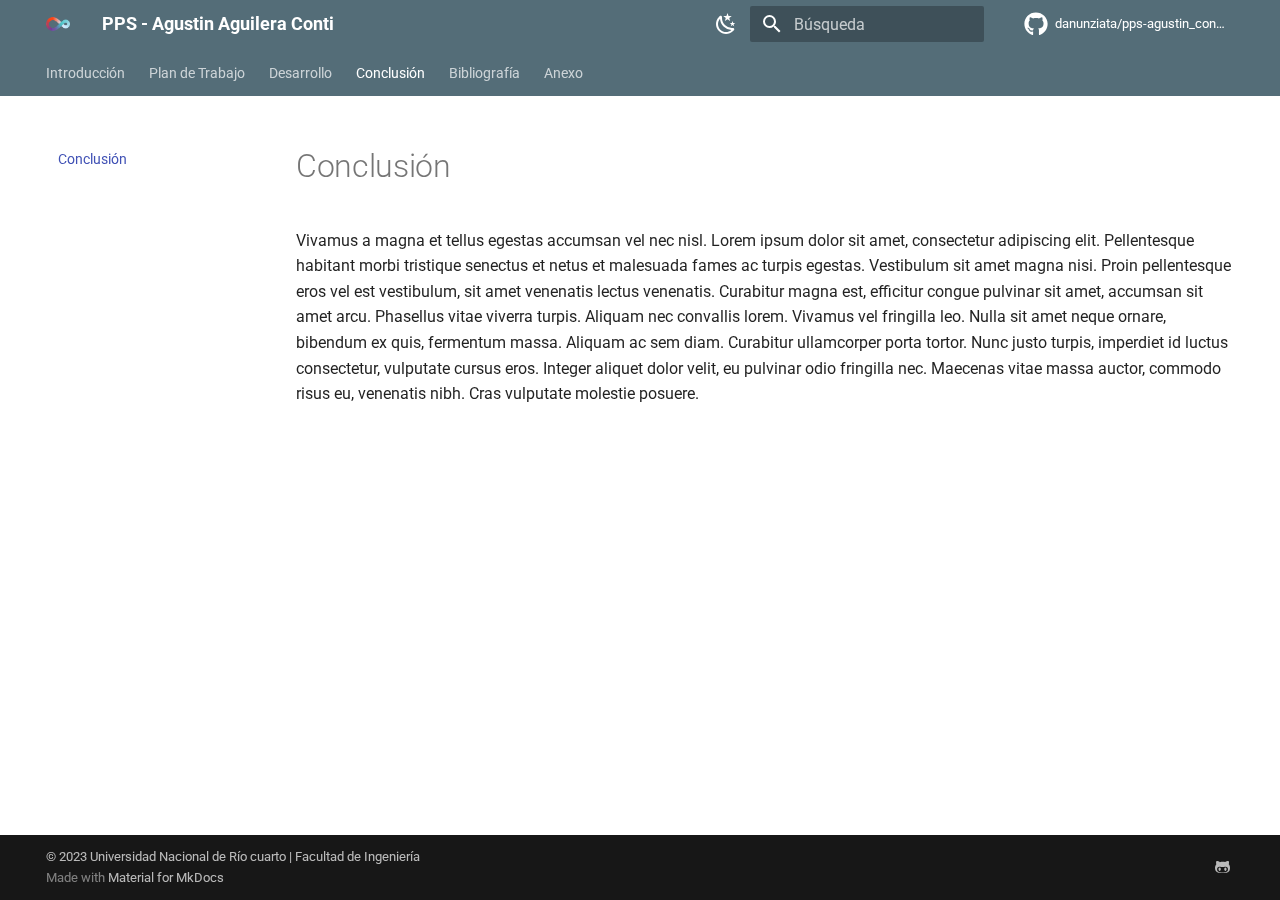
<file: 4_conclusion/index.html>
<!doctype html>
<html lang="es" class="no-js">
  <head>
    
      <meta charset="utf-8">
      <meta name="viewport" content="width=device-width,initial-scale=1">
      
        <meta name="description" content="Despliegue de plataforma para desarrollo, entrenamiento e implementación de modelos de machine learning en cloud computing">
      
      
        <meta name="author" content="Aguilera Conti Agustín">
      
      
      
        <link rel="prev" href="../3_body/">
      
      
        <link rel="next" href="../5_bibliography/">
      
      
      <link rel="icon" href="../img/mlops_icon.png">
      <meta name="generator" content="mkdocs-1.5.3, mkdocs-material-9.5.0">
    
    
      
        <title>Conclusión - PPS - Agustin Aguilera Conti</title>
      
    
    
      <link rel="stylesheet" href="../assets/stylesheets/main.45e1311d.min.css">
      
        
        <link rel="stylesheet" href="../assets/stylesheets/palette.06af60db.min.css">
      
      


    
    
      
    
    
      
        
        
        <link rel="preconnect" href="https://fonts.gstatic.com" crossorigin>
        <link rel="stylesheet" href="https://fonts.googleapis.com/css?family=Roboto:300,300i,400,400i,700,700i%7CRoboto+Mono:400,400i,700,700i&display=fallback">
        <style>:root{--md-text-font:"Roboto";--md-code-font:"Roboto Mono"}</style>
      
    
    
    <script>__md_scope=new URL("..",location),__md_hash=e=>[...e].reduce((e,_)=>(e<<5)-e+_.charCodeAt(0),0),__md_get=(e,_=localStorage,t=__md_scope)=>JSON.parse(_.getItem(t.pathname+"."+e)),__md_set=(e,_,t=localStorage,a=__md_scope)=>{try{t.setItem(a.pathname+"."+e,JSON.stringify(_))}catch(e){}}</script>
    
      

    
    
    
  </head>
  
  
    
    
      
    
    
    
    
    <body dir="ltr" data-md-color-scheme="default" data-md-color-primary="blue-grey" data-md-color-accent="lime">
  
    
    <input class="md-toggle" data-md-toggle="drawer" type="checkbox" id="__drawer" autocomplete="off">
    <input class="md-toggle" data-md-toggle="search" type="checkbox" id="__search" autocomplete="off">
    <label class="md-overlay" for="__drawer"></label>
    <div data-md-component="skip">
      
        
        <a href="#conclusion" class="md-skip">
          Saltar a contenido
        </a>
      
    </div>
    <div data-md-component="announce">
      
    </div>
    
    
      

<header class="md-header" data-md-component="header">
  <nav class="md-header__inner md-grid" aria-label="Cabecera">
    <a href=".." title="PPS - Agustin Aguilera Conti" class="md-header__button md-logo" aria-label="PPS - Agustin Aguilera Conti" data-md-component="logo">
      
  <img src="../img/mlops_icon.png" alt="logo">

    </a>
    <label class="md-header__button md-icon" for="__drawer">
      
      <svg xmlns="http://www.w3.org/2000/svg" viewBox="0 0 24 24"><path d="M3 6h18v2H3V6m0 5h18v2H3v-2m0 5h18v2H3v-2Z"/></svg>
    </label>
    <div class="md-header__title" data-md-component="header-title">
      <div class="md-header__ellipsis">
        <div class="md-header__topic">
          <span class="md-ellipsis">
            PPS - Agustin Aguilera Conti
          </span>
        </div>
        <div class="md-header__topic" data-md-component="header-topic">
          <span class="md-ellipsis">
            
              Conclusión
            
          </span>
        </div>
      </div>
    </div>
    
      
        <form class="md-header__option" data-md-component="palette">
  
    
    
    
    <input class="md-option" data-md-color-media="(prefers-color-scheme: light)" data-md-color-scheme="default" data-md-color-primary="blue-grey" data-md-color-accent="lime"  aria-label="Switch to dark mode"  type="radio" name="__palette" id="__palette_0">
    
      <label class="md-header__button md-icon" title="Switch to dark mode" for="__palette_1" hidden>
        <svg xmlns="http://www.w3.org/2000/svg" viewBox="0 0 24 24"><path d="m17.75 4.09-2.53 1.94.91 3.06-2.63-1.81-2.63 1.81.91-3.06-2.53-1.94L12.44 4l1.06-3 1.06 3 3.19.09m3.5 6.91-1.64 1.25.59 1.98-1.7-1.17-1.7 1.17.59-1.98L15.75 11l2.06-.05L18.5 9l.69 1.95 2.06.05m-2.28 4.95c.83-.08 1.72 1.1 1.19 1.85-.32.45-.66.87-1.08 1.27C15.17 23 8.84 23 4.94 19.07c-3.91-3.9-3.91-10.24 0-14.14.4-.4.82-.76 1.27-1.08.75-.53 1.93.36 1.85 1.19-.27 2.86.69 5.83 2.89 8.02a9.96 9.96 0 0 0 8.02 2.89m-1.64 2.02a12.08 12.08 0 0 1-7.8-3.47c-2.17-2.19-3.33-5-3.49-7.82-2.81 3.14-2.7 7.96.31 10.98 3.02 3.01 7.84 3.12 10.98.31Z"/></svg>
      </label>
    
  
    
    
    
    <input class="md-option" data-md-color-media="(prefers-color-scheme: dark)" data-md-color-scheme="slate" data-md-color-primary="blue-grey" data-md-color-accent="purple"  aria-label="Switch to light mode"  type="radio" name="__palette" id="__palette_1">
    
      <label class="md-header__button md-icon" title="Switch to light mode" for="__palette_0" hidden>
        <svg xmlns="http://www.w3.org/2000/svg" viewBox="0 0 24 24"><path d="M12 7a5 5 0 0 1 5 5 5 5 0 0 1-5 5 5 5 0 0 1-5-5 5 5 0 0 1 5-5m0 2a3 3 0 0 0-3 3 3 3 0 0 0 3 3 3 3 0 0 0 3-3 3 3 0 0 0-3-3m0-7 2.39 3.42C13.65 5.15 12.84 5 12 5c-.84 0-1.65.15-2.39.42L12 2M3.34 7l4.16-.35A7.2 7.2 0 0 0 5.94 8.5c-.44.74-.69 1.5-.83 2.29L3.34 7m.02 10 1.76-3.77a7.131 7.131 0 0 0 2.38 4.14L3.36 17M20.65 7l-1.77 3.79a7.023 7.023 0 0 0-2.38-4.15l4.15.36m-.01 10-4.14.36c.59-.51 1.12-1.14 1.54-1.86.42-.73.69-1.5.83-2.29L20.64 17M12 22l-2.41-3.44c.74.27 1.55.44 2.41.44.82 0 1.63-.17 2.37-.44L12 22Z"/></svg>
      </label>
    
  
</form>
      
    
    
      <script>var media,input,key,value,palette=__md_get("__palette");if(palette&&palette.color){"(prefers-color-scheme)"===palette.color.media&&(media=matchMedia("(prefers-color-scheme: light)"),input=document.querySelector(media.matches?"[data-md-color-media='(prefers-color-scheme: light)']":"[data-md-color-media='(prefers-color-scheme: dark)']"),palette.color.media=input.getAttribute("data-md-color-media"),palette.color.scheme=input.getAttribute("data-md-color-scheme"),palette.color.primary=input.getAttribute("data-md-color-primary"),palette.color.accent=input.getAttribute("data-md-color-accent"));for([key,value]of Object.entries(palette.color))document.body.setAttribute("data-md-color-"+key,value)}</script>
    
    
    
      <label class="md-header__button md-icon" for="__search">
        
        <svg xmlns="http://www.w3.org/2000/svg" viewBox="0 0 24 24"><path d="M9.5 3A6.5 6.5 0 0 1 16 9.5c0 1.61-.59 3.09-1.56 4.23l.27.27h.79l5 5-1.5 1.5-5-5v-.79l-.27-.27A6.516 6.516 0 0 1 9.5 16 6.5 6.5 0 0 1 3 9.5 6.5 6.5 0 0 1 9.5 3m0 2C7 5 5 7 5 9.5S7 14 9.5 14 14 12 14 9.5 12 5 9.5 5Z"/></svg>
      </label>
      <div class="md-search" data-md-component="search" role="dialog">
  <label class="md-search__overlay" for="__search"></label>
  <div class="md-search__inner" role="search">
    <form class="md-search__form" name="search">
      <input type="text" class="md-search__input" name="query" aria-label="Búsqueda" placeholder="Búsqueda" autocapitalize="off" autocorrect="off" autocomplete="off" spellcheck="false" data-md-component="search-query" required>
      <label class="md-search__icon md-icon" for="__search">
        
        <svg xmlns="http://www.w3.org/2000/svg" viewBox="0 0 24 24"><path d="M9.5 3A6.5 6.5 0 0 1 16 9.5c0 1.61-.59 3.09-1.56 4.23l.27.27h.79l5 5-1.5 1.5-5-5v-.79l-.27-.27A6.516 6.516 0 0 1 9.5 16 6.5 6.5 0 0 1 3 9.5 6.5 6.5 0 0 1 9.5 3m0 2C7 5 5 7 5 9.5S7 14 9.5 14 14 12 14 9.5 12 5 9.5 5Z"/></svg>
        
        <svg xmlns="http://www.w3.org/2000/svg" viewBox="0 0 24 24"><path d="M20 11v2H8l5.5 5.5-1.42 1.42L4.16 12l7.92-7.92L13.5 5.5 8 11h12Z"/></svg>
      </label>
      <nav class="md-search__options" aria-label="Buscar">
        
        <button type="reset" class="md-search__icon md-icon" title="Limpiar" aria-label="Limpiar" tabindex="-1">
          
          <svg xmlns="http://www.w3.org/2000/svg" viewBox="0 0 24 24"><path d="M19 6.41 17.59 5 12 10.59 6.41 5 5 6.41 10.59 12 5 17.59 6.41 19 12 13.41 17.59 19 19 17.59 13.41 12 19 6.41Z"/></svg>
        </button>
      </nav>
      
        <div class="md-search__suggest" data-md-component="search-suggest"></div>
      
    </form>
    <div class="md-search__output">
      <div class="md-search__scrollwrap" data-md-scrollfix>
        <div class="md-search-result" data-md-component="search-result">
          <div class="md-search-result__meta">
            Inicializando búsqueda
          </div>
          <ol class="md-search-result__list" role="presentation"></ol>
        </div>
      </div>
    </div>
  </div>
</div>
    
    
      <div class="md-header__source">
        <a href="https://github.com/danunziata/pps-agustin_conti_2023" title="Ir al repositorio" class="md-source" data-md-component="source">
  <div class="md-source__icon md-icon">
    
    <svg xmlns="http://www.w3.org/2000/svg" viewBox="0 0 496 512"><!--! Font Awesome Free 6.5.1 by @fontawesome - https://fontawesome.com License - https://fontawesome.com/license/free (Icons: CC BY 4.0, Fonts: SIL OFL 1.1, Code: MIT License) Copyright 2023 Fonticons, Inc.--><path d="M165.9 397.4c0 2-2.3 3.6-5.2 3.6-3.3.3-5.6-1.3-5.6-3.6 0-2 2.3-3.6 5.2-3.6 3-.3 5.6 1.3 5.6 3.6zm-31.1-4.5c-.7 2 1.3 4.3 4.3 4.9 2.6 1 5.6 0 6.2-2s-1.3-4.3-4.3-5.2c-2.6-.7-5.5.3-6.2 2.3zm44.2-1.7c-2.9.7-4.9 2.6-4.6 4.9.3 2 2.9 3.3 5.9 2.6 2.9-.7 4.9-2.6 4.6-4.6-.3-1.9-3-3.2-5.9-2.9zM244.8 8C106.1 8 0 113.3 0 252c0 110.9 69.8 205.8 169.5 239.2 12.8 2.3 17.3-5.6 17.3-12.1 0-6.2-.3-40.4-.3-61.4 0 0-70 15-84.7-29.8 0 0-11.4-29.1-27.8-36.6 0 0-22.9-15.7 1.6-15.4 0 0 24.9 2 38.6 25.8 21.9 38.6 58.6 27.5 72.9 20.9 2.3-16 8.8-27.1 16-33.7-55.9-6.2-112.3-14.3-112.3-110.5 0-27.5 7.6-41.3 23.6-58.9-2.6-6.5-11.1-33.3 2.6-67.9 20.9-6.5 69 27 69 27 20-5.6 41.5-8.5 62.8-8.5s42.8 2.9 62.8 8.5c0 0 48.1-33.6 69-27 13.7 34.7 5.2 61.4 2.6 67.9 16 17.7 25.8 31.5 25.8 58.9 0 96.5-58.9 104.2-114.8 110.5 9.2 7.9 17 22.9 17 46.4 0 33.7-.3 75.4-.3 83.6 0 6.5 4.6 14.4 17.3 12.1C428.2 457.8 496 362.9 496 252 496 113.3 383.5 8 244.8 8zM97.2 352.9c-1.3 1-1 3.3.7 5.2 1.6 1.6 3.9 2.3 5.2 1 1.3-1 1-3.3-.7-5.2-1.6-1.6-3.9-2.3-5.2-1zm-10.8-8.1c-.7 1.3.3 2.9 2.3 3.9 1.6 1 3.6.7 4.3-.7.7-1.3-.3-2.9-2.3-3.9-2-.6-3.6-.3-4.3.7zm32.4 35.6c-1.6 1.3-1 4.3 1.3 6.2 2.3 2.3 5.2 2.6 6.5 1 1.3-1.3.7-4.3-1.3-6.2-2.2-2.3-5.2-2.6-6.5-1zm-11.4-14.7c-1.6 1-1.6 3.6 0 5.9 1.6 2.3 4.3 3.3 5.6 2.3 1.6-1.3 1.6-3.9 0-6.2-1.4-2.3-4-3.3-5.6-2z"/></svg>
  </div>
  <div class="md-source__repository">
    danunziata/pps-agustin_conti_2023
  </div>
</a>
      </div>
    
  </nav>
  
</header>
    
    <div class="md-container" data-md-component="container">
      
      
        
          
            
<nav class="md-tabs" aria-label="Pestañas" data-md-component="tabs">
  <div class="md-grid">
    <ul class="md-tabs__list">
      
        
  
  
  
    <li class="md-tabs__item">
      <a href=".." class="md-tabs__link">
        
  
    
  
  Introducción

      </a>
    </li>
  

      
        
  
  
  
    <li class="md-tabs__item">
      <a href="../2_workplan/" class="md-tabs__link">
        
  
    
  
  Plan de Trabajo

      </a>
    </li>
  

      
        
  
  
  
    <li class="md-tabs__item">
      <a href="../3_body/" class="md-tabs__link">
        
  
    
  
  Desarrollo

      </a>
    </li>
  

      
        
  
  
    
  
  
    <li class="md-tabs__item md-tabs__item--active">
      <a href="./" class="md-tabs__link">
        
  
    
  
  Conclusión

      </a>
    </li>
  

      
        
  
  
  
    <li class="md-tabs__item">
      <a href="../5_bibliography/" class="md-tabs__link">
        
  
    
  
  Bibliografía

      </a>
    </li>
  

      
        
  
  
  
    <li class="md-tabs__item">
      <a href="../6_attachments/" class="md-tabs__link">
        
  
    
  
  Anexo

      </a>
    </li>
  

      
    </ul>
  </div>
</nav>
          
        
      
      <main class="md-main" data-md-component="main">
        <div class="md-main__inner md-grid">
          
            
              
              <div class="md-sidebar md-sidebar--primary" data-md-component="sidebar" data-md-type="navigation" >
                <div class="md-sidebar__scrollwrap">
                  <div class="md-sidebar__inner">
                    


  


  

<nav class="md-nav md-nav--primary md-nav--lifted md-nav--integrated" aria-label="Navegación" data-md-level="0">
  <label class="md-nav__title" for="__drawer">
    <a href=".." title="PPS - Agustin Aguilera Conti" class="md-nav__button md-logo" aria-label="PPS - Agustin Aguilera Conti" data-md-component="logo">
      
  <img src="../img/mlops_icon.png" alt="logo">

    </a>
    PPS - Agustin Aguilera Conti
  </label>
  
    <div class="md-nav__source">
      <a href="https://github.com/danunziata/pps-agustin_conti_2023" title="Ir al repositorio" class="md-source" data-md-component="source">
  <div class="md-source__icon md-icon">
    
    <svg xmlns="http://www.w3.org/2000/svg" viewBox="0 0 496 512"><!--! Font Awesome Free 6.5.1 by @fontawesome - https://fontawesome.com License - https://fontawesome.com/license/free (Icons: CC BY 4.0, Fonts: SIL OFL 1.1, Code: MIT License) Copyright 2023 Fonticons, Inc.--><path d="M165.9 397.4c0 2-2.3 3.6-5.2 3.6-3.3.3-5.6-1.3-5.6-3.6 0-2 2.3-3.6 5.2-3.6 3-.3 5.6 1.3 5.6 3.6zm-31.1-4.5c-.7 2 1.3 4.3 4.3 4.9 2.6 1 5.6 0 6.2-2s-1.3-4.3-4.3-5.2c-2.6-.7-5.5.3-6.2 2.3zm44.2-1.7c-2.9.7-4.9 2.6-4.6 4.9.3 2 2.9 3.3 5.9 2.6 2.9-.7 4.9-2.6 4.6-4.6-.3-1.9-3-3.2-5.9-2.9zM244.8 8C106.1 8 0 113.3 0 252c0 110.9 69.8 205.8 169.5 239.2 12.8 2.3 17.3-5.6 17.3-12.1 0-6.2-.3-40.4-.3-61.4 0 0-70 15-84.7-29.8 0 0-11.4-29.1-27.8-36.6 0 0-22.9-15.7 1.6-15.4 0 0 24.9 2 38.6 25.8 21.9 38.6 58.6 27.5 72.9 20.9 2.3-16 8.8-27.1 16-33.7-55.9-6.2-112.3-14.3-112.3-110.5 0-27.5 7.6-41.3 23.6-58.9-2.6-6.5-11.1-33.3 2.6-67.9 20.9-6.5 69 27 69 27 20-5.6 41.5-8.5 62.8-8.5s42.8 2.9 62.8 8.5c0 0 48.1-33.6 69-27 13.7 34.7 5.2 61.4 2.6 67.9 16 17.7 25.8 31.5 25.8 58.9 0 96.5-58.9 104.2-114.8 110.5 9.2 7.9 17 22.9 17 46.4 0 33.7-.3 75.4-.3 83.6 0 6.5 4.6 14.4 17.3 12.1C428.2 457.8 496 362.9 496 252 496 113.3 383.5 8 244.8 8zM97.2 352.9c-1.3 1-1 3.3.7 5.2 1.6 1.6 3.9 2.3 5.2 1 1.3-1 1-3.3-.7-5.2-1.6-1.6-3.9-2.3-5.2-1zm-10.8-8.1c-.7 1.3.3 2.9 2.3 3.9 1.6 1 3.6.7 4.3-.7.7-1.3-.3-2.9-2.3-3.9-2-.6-3.6-.3-4.3.7zm32.4 35.6c-1.6 1.3-1 4.3 1.3 6.2 2.3 2.3 5.2 2.6 6.5 1 1.3-1.3.7-4.3-1.3-6.2-2.2-2.3-5.2-2.6-6.5-1zm-11.4-14.7c-1.6 1-1.6 3.6 0 5.9 1.6 2.3 4.3 3.3 5.6 2.3 1.6-1.3 1.6-3.9 0-6.2-1.4-2.3-4-3.3-5.6-2z"/></svg>
  </div>
  <div class="md-source__repository">
    danunziata/pps-agustin_conti_2023
  </div>
</a>
    </div>
  
  <ul class="md-nav__list" data-md-scrollfix>
    
      
      
  
  
  
  
    <li class="md-nav__item">
      <a href=".." class="md-nav__link">
        
  
  <span class="md-ellipsis">
    Introducción
  </span>
  

      </a>
    </li>
  

    
      
      
  
  
  
  
    <li class="md-nav__item">
      <a href="../2_workplan/" class="md-nav__link">
        
  
  <span class="md-ellipsis">
    Plan de Trabajo
  </span>
  

      </a>
    </li>
  

    
      
      
  
  
  
  
    <li class="md-nav__item">
      <a href="../3_body/" class="md-nav__link">
        
  
  <span class="md-ellipsis">
    Desarrollo
  </span>
  

      </a>
    </li>
  

    
      
      
  
  
    
  
  
  
    <li class="md-nav__item md-nav__item--active">
      
      <input class="md-nav__toggle md-toggle" type="checkbox" id="__toc">
      
      
        
      
      
      <a href="./" class="md-nav__link md-nav__link--active">
        
  
  <span class="md-ellipsis">
    Conclusión
  </span>
  

      </a>
      
    </li>
  

    
      
      
  
  
  
  
    <li class="md-nav__item">
      <a href="../5_bibliography/" class="md-nav__link">
        
  
  <span class="md-ellipsis">
    Bibliografía
  </span>
  

      </a>
    </li>
  

    
      
      
  
  
  
  
    <li class="md-nav__item">
      <a href="../6_attachments/" class="md-nav__link">
        
  
  <span class="md-ellipsis">
    Anexo
  </span>
  

      </a>
    </li>
  

    
  </ul>
</nav>
                  </div>
                </div>
              </div>
            
            
          
          
            <div class="md-content" data-md-component="content">
              <article class="md-content__inner md-typeset">
                
                  

  
  


<h1 id="conclusion">Conclusión</h1>
<p>Vivamus a magna et tellus egestas accumsan vel nec nisl. Lorem ipsum dolor sit amet, consectetur adipiscing elit. Pellentesque habitant morbi tristique senectus et netus et malesuada fames ac turpis egestas. Vestibulum sit amet magna nisi. Proin pellentesque eros vel est vestibulum, sit amet venenatis lectus venenatis. Curabitur magna est, efficitur congue pulvinar sit amet, accumsan sit amet arcu. Phasellus vitae viverra turpis. Aliquam nec convallis lorem. Vivamus vel fringilla leo. Nulla sit amet neque ornare, bibendum ex quis, fermentum massa. Aliquam ac sem diam. Curabitur ullamcorper porta tortor. Nunc justo turpis, imperdiet id luctus consectetur, vulputate cursus eros. Integer aliquet dolor velit, eu pulvinar odio fringilla nec. Maecenas vitae massa auctor, commodo risus eu, venenatis nibh. Cras vulputate molestie posuere.</p>












                
              </article>
            </div>
          
          
  <script>var tabs=__md_get("__tabs");if(Array.isArray(tabs))e:for(var set of document.querySelectorAll(".tabbed-set")){var tab,labels=set.querySelector(".tabbed-labels");for(tab of tabs)for(var label of labels.getElementsByTagName("label"))if(label.innerText.trim()===tab){var input=document.getElementById(label.htmlFor);input.checked=!0;continue e}}</script>

<script>var target=document.getElementById(location.hash.slice(1));target&&target.name&&(target.checked=target.name.startsWith("__tabbed_"))</script>
        </div>
        
          <button type="button" class="md-top md-icon" data-md-component="top" hidden>
  
  <svg xmlns="http://www.w3.org/2000/svg" viewBox="0 0 24 24"><path d="M13 20h-2V8l-5.5 5.5-1.42-1.42L12 4.16l7.92 7.92-1.42 1.42L13 8v12Z"/></svg>
  Volver al principio
</button>
        
      </main>
      
        <footer class="md-footer">
  
  <div class="md-footer-meta md-typeset">
    <div class="md-footer-meta__inner md-grid">
      <div class="md-copyright">
  
    <div class="md-copyright__highlight">
      &copy; 2023 <a href="https://www.ing.unrc.edu.ar/inicio.php"  target="_blank" rel="noopener">Universidad Nacional de Río cuarto | Facultad de Ingeniería</a>
    </div>
  
  
    Made with
    <a href="https://squidfunk.github.io/mkdocs-material/" target="_blank" rel="noopener">
      Material for MkDocs
    </a>
  
</div>
      
        <div class="md-social">
  
    
    
    
    
    <a href="https://github.com/danunziata/pps-agustin_conti_2023" target="_blank" rel="noopener" title="Repo URL" class="md-social__link">
      <svg xmlns="http://www.w3.org/2000/svg" viewBox="0 0 480 512"><!--! Font Awesome Free 6.5.1 by @fontawesome - https://fontawesome.com License - https://fontawesome.com/license/free (Icons: CC BY 4.0, Fonts: SIL OFL 1.1, Code: MIT License) Copyright 2023 Fonticons, Inc.--><path d="M186.1 328.7c0 20.9-10.9 55.1-36.7 55.1s-36.7-34.2-36.7-55.1 10.9-55.1 36.7-55.1 36.7 34.2 36.7 55.1zM480 278.2c0 31.9-3.2 65.7-17.5 95-37.9 76.6-142.1 74.8-216.7 74.8-75.8 0-186.2 2.7-225.6-74.8-14.6-29-20.2-63.1-20.2-95 0-41.9 13.9-81.5 41.5-113.6-5.2-15.8-7.7-32.4-7.7-48.8 0-21.5 4.9-32.3 14.6-51.8 45.3 0 74.3 9 108.8 36 29-6.9 58.8-10 88.7-10 27 0 54.2 2.9 80.4 9.2 34-26.7 63-35.2 107.8-35.2 9.8 19.5 14.6 30.3 14.6 51.8 0 16.4-2.6 32.7-7.7 48.2 27.5 32.4 39 72.3 39 114.2zm-64.3 50.5c0-43.9-26.7-82.6-73.5-82.6-18.9 0-37 3.4-56 6-14.9 2.3-29.8 3.2-45.1 3.2-15.2 0-30.1-.9-45.1-3.2-18.7-2.6-37-6-56-6-46.8 0-73.5 38.7-73.5 82.6 0 87.8 80.4 101.3 150.4 101.3h48.2c70.3 0 150.6-13.4 150.6-101.3zm-82.6-55.1c-25.8 0-36.7 34.2-36.7 55.1s10.9 55.1 36.7 55.1 36.7-34.2 36.7-55.1-10.9-55.1-36.7-55.1z"/></svg>
    </a>
  
</div>
      
    </div>
  </div>
</footer>
      
    </div>
    <div class="md-dialog" data-md-component="dialog">
      <div class="md-dialog__inner md-typeset"></div>
    </div>
    
    
    <script id="__config" type="application/json">{"base": "..", "features": ["navigation.tabs", "navigation.sections", "toc.integrate", "navigation.top", "search.suggest", "search.highlight", "content.tabs.link", "content.code.annotation", "content.code.copy"], "search": "../assets/javascripts/workers/search.f886a092.min.js", "translations": {"clipboard.copied": "Copiado al portapapeles", "clipboard.copy": "Copiar al portapapeles", "search.result.more.one": "1 m\u00e1s en esta p\u00e1gina", "search.result.more.other": "# m\u00e1s en esta p\u00e1gina", "search.result.none": "No se encontraron documentos", "search.result.one": "1 documento encontrado", "search.result.other": "# documentos encontrados", "search.result.placeholder": "Teclee para comenzar b\u00fasqueda", "search.result.term.missing": "Falta", "select.version": "Seleccionar versi\u00f3n"}}</script>
    
    
      <script src="../assets/javascripts/bundle.d7c377c4.min.js"></script>
      
    
  </body>
</html>
</file>
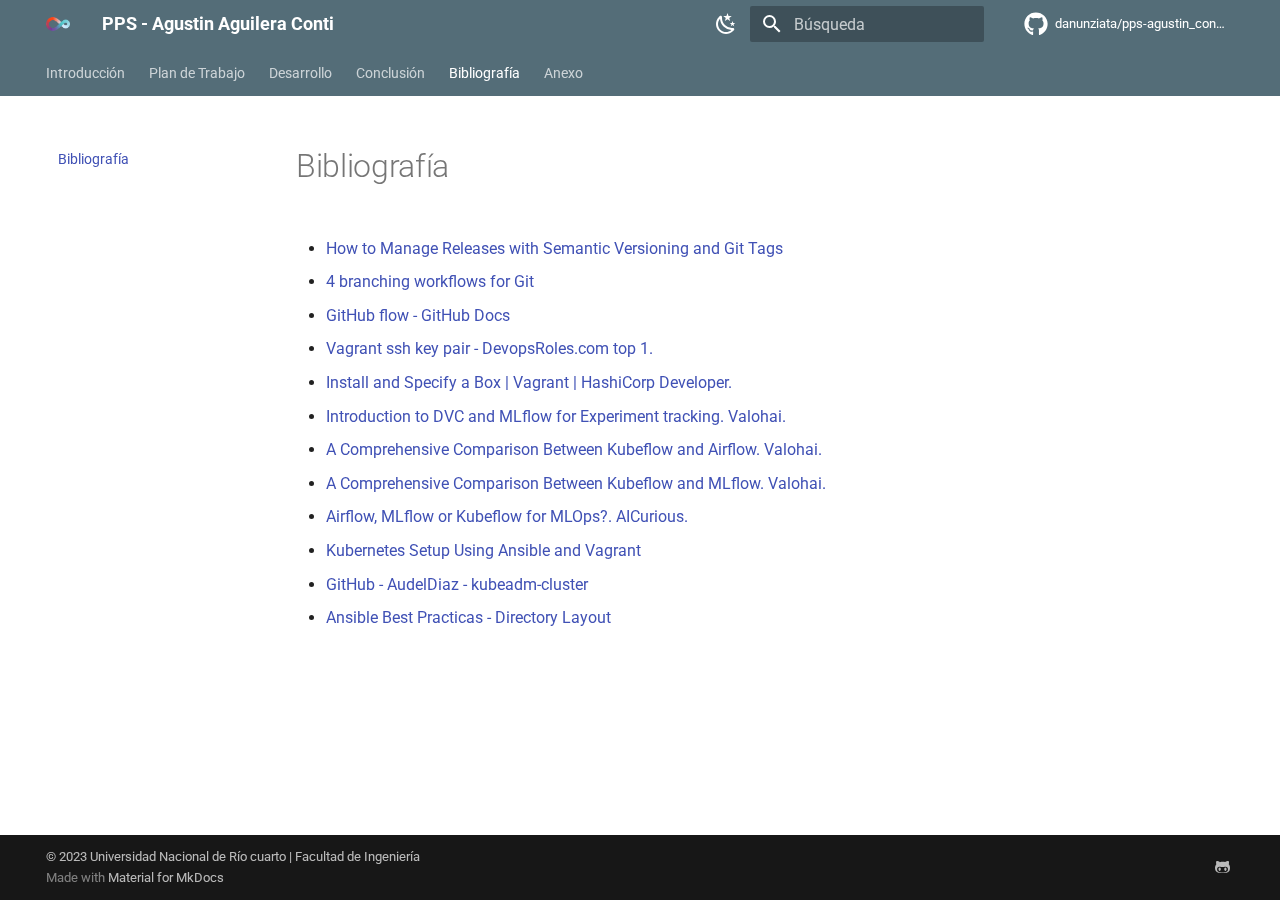
<file: 5_bibliography/index.html>
<!doctype html>
<html lang="es" class="no-js">
  <head>
    
      <meta charset="utf-8">
      <meta name="viewport" content="width=device-width,initial-scale=1">
      
        <meta name="description" content="Despliegue de plataforma para desarrollo, entrenamiento e implementación de modelos de machine learning en cloud computing">
      
      
        <meta name="author" content="Aguilera Conti Agustín">
      
      
      
        <link rel="prev" href="../4_conclusion/">
      
      
        <link rel="next" href="../6_attachments/">
      
      
      <link rel="icon" href="../img/mlops_icon.png">
      <meta name="generator" content="mkdocs-1.5.3, mkdocs-material-9.5.0">
    
    
      
        <title>Bibliografía - PPS - Agustin Aguilera Conti</title>
      
    
    
      <link rel="stylesheet" href="../assets/stylesheets/main.45e1311d.min.css">
      
        
        <link rel="stylesheet" href="../assets/stylesheets/palette.06af60db.min.css">
      
      


    
    
      
    
    
      
        
        
        <link rel="preconnect" href="https://fonts.gstatic.com" crossorigin>
        <link rel="stylesheet" href="https://fonts.googleapis.com/css?family=Roboto:300,300i,400,400i,700,700i%7CRoboto+Mono:400,400i,700,700i&display=fallback">
        <style>:root{--md-text-font:"Roboto";--md-code-font:"Roboto Mono"}</style>
      
    
    
    <script>__md_scope=new URL("..",location),__md_hash=e=>[...e].reduce((e,_)=>(e<<5)-e+_.charCodeAt(0),0),__md_get=(e,_=localStorage,t=__md_scope)=>JSON.parse(_.getItem(t.pathname+"."+e)),__md_set=(e,_,t=localStorage,a=__md_scope)=>{try{t.setItem(a.pathname+"."+e,JSON.stringify(_))}catch(e){}}</script>
    
      

    
    
    
  </head>
  
  
    
    
      
    
    
    
    
    <body dir="ltr" data-md-color-scheme="default" data-md-color-primary="blue-grey" data-md-color-accent="lime">
  
    
    <input class="md-toggle" data-md-toggle="drawer" type="checkbox" id="__drawer" autocomplete="off">
    <input class="md-toggle" data-md-toggle="search" type="checkbox" id="__search" autocomplete="off">
    <label class="md-overlay" for="__drawer"></label>
    <div data-md-component="skip">
      
        
        <a href="#bibliografia" class="md-skip">
          Saltar a contenido
        </a>
      
    </div>
    <div data-md-component="announce">
      
    </div>
    
    
      

<header class="md-header" data-md-component="header">
  <nav class="md-header__inner md-grid" aria-label="Cabecera">
    <a href=".." title="PPS - Agustin Aguilera Conti" class="md-header__button md-logo" aria-label="PPS - Agustin Aguilera Conti" data-md-component="logo">
      
  <img src="../img/mlops_icon.png" alt="logo">

    </a>
    <label class="md-header__button md-icon" for="__drawer">
      
      <svg xmlns="http://www.w3.org/2000/svg" viewBox="0 0 24 24"><path d="M3 6h18v2H3V6m0 5h18v2H3v-2m0 5h18v2H3v-2Z"/></svg>
    </label>
    <div class="md-header__title" data-md-component="header-title">
      <div class="md-header__ellipsis">
        <div class="md-header__topic">
          <span class="md-ellipsis">
            PPS - Agustin Aguilera Conti
          </span>
        </div>
        <div class="md-header__topic" data-md-component="header-topic">
          <span class="md-ellipsis">
            
              Bibliografía
            
          </span>
        </div>
      </div>
    </div>
    
      
        <form class="md-header__option" data-md-component="palette">
  
    
    
    
    <input class="md-option" data-md-color-media="(prefers-color-scheme: light)" data-md-color-scheme="default" data-md-color-primary="blue-grey" data-md-color-accent="lime"  aria-label="Switch to dark mode"  type="radio" name="__palette" id="__palette_0">
    
      <label class="md-header__button md-icon" title="Switch to dark mode" for="__palette_1" hidden>
        <svg xmlns="http://www.w3.org/2000/svg" viewBox="0 0 24 24"><path d="m17.75 4.09-2.53 1.94.91 3.06-2.63-1.81-2.63 1.81.91-3.06-2.53-1.94L12.44 4l1.06-3 1.06 3 3.19.09m3.5 6.91-1.64 1.25.59 1.98-1.7-1.17-1.7 1.17.59-1.98L15.75 11l2.06-.05L18.5 9l.69 1.95 2.06.05m-2.28 4.95c.83-.08 1.72 1.1 1.19 1.85-.32.45-.66.87-1.08 1.27C15.17 23 8.84 23 4.94 19.07c-3.91-3.9-3.91-10.24 0-14.14.4-.4.82-.76 1.27-1.08.75-.53 1.93.36 1.85 1.19-.27 2.86.69 5.83 2.89 8.02a9.96 9.96 0 0 0 8.02 2.89m-1.64 2.02a12.08 12.08 0 0 1-7.8-3.47c-2.17-2.19-3.33-5-3.49-7.82-2.81 3.14-2.7 7.96.31 10.98 3.02 3.01 7.84 3.12 10.98.31Z"/></svg>
      </label>
    
  
    
    
    
    <input class="md-option" data-md-color-media="(prefers-color-scheme: dark)" data-md-color-scheme="slate" data-md-color-primary="blue-grey" data-md-color-accent="purple"  aria-label="Switch to light mode"  type="radio" name="__palette" id="__palette_1">
    
      <label class="md-header__button md-icon" title="Switch to light mode" for="__palette_0" hidden>
        <svg xmlns="http://www.w3.org/2000/svg" viewBox="0 0 24 24"><path d="M12 7a5 5 0 0 1 5 5 5 5 0 0 1-5 5 5 5 0 0 1-5-5 5 5 0 0 1 5-5m0 2a3 3 0 0 0-3 3 3 3 0 0 0 3 3 3 3 0 0 0 3-3 3 3 0 0 0-3-3m0-7 2.39 3.42C13.65 5.15 12.84 5 12 5c-.84 0-1.65.15-2.39.42L12 2M3.34 7l4.16-.35A7.2 7.2 0 0 0 5.94 8.5c-.44.74-.69 1.5-.83 2.29L3.34 7m.02 10 1.76-3.77a7.131 7.131 0 0 0 2.38 4.14L3.36 17M20.65 7l-1.77 3.79a7.023 7.023 0 0 0-2.38-4.15l4.15.36m-.01 10-4.14.36c.59-.51 1.12-1.14 1.54-1.86.42-.73.69-1.5.83-2.29L20.64 17M12 22l-2.41-3.44c.74.27 1.55.44 2.41.44.82 0 1.63-.17 2.37-.44L12 22Z"/></svg>
      </label>
    
  
</form>
      
    
    
      <script>var media,input,key,value,palette=__md_get("__palette");if(palette&&palette.color){"(prefers-color-scheme)"===palette.color.media&&(media=matchMedia("(prefers-color-scheme: light)"),input=document.querySelector(media.matches?"[data-md-color-media='(prefers-color-scheme: light)']":"[data-md-color-media='(prefers-color-scheme: dark)']"),palette.color.media=input.getAttribute("data-md-color-media"),palette.color.scheme=input.getAttribute("data-md-color-scheme"),palette.color.primary=input.getAttribute("data-md-color-primary"),palette.color.accent=input.getAttribute("data-md-color-accent"));for([key,value]of Object.entries(palette.color))document.body.setAttribute("data-md-color-"+key,value)}</script>
    
    
    
      <label class="md-header__button md-icon" for="__search">
        
        <svg xmlns="http://www.w3.org/2000/svg" viewBox="0 0 24 24"><path d="M9.5 3A6.5 6.5 0 0 1 16 9.5c0 1.61-.59 3.09-1.56 4.23l.27.27h.79l5 5-1.5 1.5-5-5v-.79l-.27-.27A6.516 6.516 0 0 1 9.5 16 6.5 6.5 0 0 1 3 9.5 6.5 6.5 0 0 1 9.5 3m0 2C7 5 5 7 5 9.5S7 14 9.5 14 14 12 14 9.5 12 5 9.5 5Z"/></svg>
      </label>
      <div class="md-search" data-md-component="search" role="dialog">
  <label class="md-search__overlay" for="__search"></label>
  <div class="md-search__inner" role="search">
    <form class="md-search__form" name="search">
      <input type="text" class="md-search__input" name="query" aria-label="Búsqueda" placeholder="Búsqueda" autocapitalize="off" autocorrect="off" autocomplete="off" spellcheck="false" data-md-component="search-query" required>
      <label class="md-search__icon md-icon" for="__search">
        
        <svg xmlns="http://www.w3.org/2000/svg" viewBox="0 0 24 24"><path d="M9.5 3A6.5 6.5 0 0 1 16 9.5c0 1.61-.59 3.09-1.56 4.23l.27.27h.79l5 5-1.5 1.5-5-5v-.79l-.27-.27A6.516 6.516 0 0 1 9.5 16 6.5 6.5 0 0 1 3 9.5 6.5 6.5 0 0 1 9.5 3m0 2C7 5 5 7 5 9.5S7 14 9.5 14 14 12 14 9.5 12 5 9.5 5Z"/></svg>
        
        <svg xmlns="http://www.w3.org/2000/svg" viewBox="0 0 24 24"><path d="M20 11v2H8l5.5 5.5-1.42 1.42L4.16 12l7.92-7.92L13.5 5.5 8 11h12Z"/></svg>
      </label>
      <nav class="md-search__options" aria-label="Buscar">
        
        <button type="reset" class="md-search__icon md-icon" title="Limpiar" aria-label="Limpiar" tabindex="-1">
          
          <svg xmlns="http://www.w3.org/2000/svg" viewBox="0 0 24 24"><path d="M19 6.41 17.59 5 12 10.59 6.41 5 5 6.41 10.59 12 5 17.59 6.41 19 12 13.41 17.59 19 19 17.59 13.41 12 19 6.41Z"/></svg>
        </button>
      </nav>
      
        <div class="md-search__suggest" data-md-component="search-suggest"></div>
      
    </form>
    <div class="md-search__output">
      <div class="md-search__scrollwrap" data-md-scrollfix>
        <div class="md-search-result" data-md-component="search-result">
          <div class="md-search-result__meta">
            Inicializando búsqueda
          </div>
          <ol class="md-search-result__list" role="presentation"></ol>
        </div>
      </div>
    </div>
  </div>
</div>
    
    
      <div class="md-header__source">
        <a href="https://github.com/danunziata/pps-agustin_conti_2023" title="Ir al repositorio" class="md-source" data-md-component="source">
  <div class="md-source__icon md-icon">
    
    <svg xmlns="http://www.w3.org/2000/svg" viewBox="0 0 496 512"><!--! Font Awesome Free 6.5.1 by @fontawesome - https://fontawesome.com License - https://fontawesome.com/license/free (Icons: CC BY 4.0, Fonts: SIL OFL 1.1, Code: MIT License) Copyright 2023 Fonticons, Inc.--><path d="M165.9 397.4c0 2-2.3 3.6-5.2 3.6-3.3.3-5.6-1.3-5.6-3.6 0-2 2.3-3.6 5.2-3.6 3-.3 5.6 1.3 5.6 3.6zm-31.1-4.5c-.7 2 1.3 4.3 4.3 4.9 2.6 1 5.6 0 6.2-2s-1.3-4.3-4.3-5.2c-2.6-.7-5.5.3-6.2 2.3zm44.2-1.7c-2.9.7-4.9 2.6-4.6 4.9.3 2 2.9 3.3 5.9 2.6 2.9-.7 4.9-2.6 4.6-4.6-.3-1.9-3-3.2-5.9-2.9zM244.8 8C106.1 8 0 113.3 0 252c0 110.9 69.8 205.8 169.5 239.2 12.8 2.3 17.3-5.6 17.3-12.1 0-6.2-.3-40.4-.3-61.4 0 0-70 15-84.7-29.8 0 0-11.4-29.1-27.8-36.6 0 0-22.9-15.7 1.6-15.4 0 0 24.9 2 38.6 25.8 21.9 38.6 58.6 27.5 72.9 20.9 2.3-16 8.8-27.1 16-33.7-55.9-6.2-112.3-14.3-112.3-110.5 0-27.5 7.6-41.3 23.6-58.9-2.6-6.5-11.1-33.3 2.6-67.9 20.9-6.5 69 27 69 27 20-5.6 41.5-8.5 62.8-8.5s42.8 2.9 62.8 8.5c0 0 48.1-33.6 69-27 13.7 34.7 5.2 61.4 2.6 67.9 16 17.7 25.8 31.5 25.8 58.9 0 96.5-58.9 104.2-114.8 110.5 9.2 7.9 17 22.9 17 46.4 0 33.7-.3 75.4-.3 83.6 0 6.5 4.6 14.4 17.3 12.1C428.2 457.8 496 362.9 496 252 496 113.3 383.5 8 244.8 8zM97.2 352.9c-1.3 1-1 3.3.7 5.2 1.6 1.6 3.9 2.3 5.2 1 1.3-1 1-3.3-.7-5.2-1.6-1.6-3.9-2.3-5.2-1zm-10.8-8.1c-.7 1.3.3 2.9 2.3 3.9 1.6 1 3.6.7 4.3-.7.7-1.3-.3-2.9-2.3-3.9-2-.6-3.6-.3-4.3.7zm32.4 35.6c-1.6 1.3-1 4.3 1.3 6.2 2.3 2.3 5.2 2.6 6.5 1 1.3-1.3.7-4.3-1.3-6.2-2.2-2.3-5.2-2.6-6.5-1zm-11.4-14.7c-1.6 1-1.6 3.6 0 5.9 1.6 2.3 4.3 3.3 5.6 2.3 1.6-1.3 1.6-3.9 0-6.2-1.4-2.3-4-3.3-5.6-2z"/></svg>
  </div>
  <div class="md-source__repository">
    danunziata/pps-agustin_conti_2023
  </div>
</a>
      </div>
    
  </nav>
  
</header>
    
    <div class="md-container" data-md-component="container">
      
      
        
          
            
<nav class="md-tabs" aria-label="Pestañas" data-md-component="tabs">
  <div class="md-grid">
    <ul class="md-tabs__list">
      
        
  
  
  
    <li class="md-tabs__item">
      <a href=".." class="md-tabs__link">
        
  
    
  
  Introducción

      </a>
    </li>
  

      
        
  
  
  
    <li class="md-tabs__item">
      <a href="../2_workplan/" class="md-tabs__link">
        
  
    
  
  Plan de Trabajo

      </a>
    </li>
  

      
        
  
  
  
    <li class="md-tabs__item">
      <a href="../3_body/" class="md-tabs__link">
        
  
    
  
  Desarrollo

      </a>
    </li>
  

      
        
  
  
  
    <li class="md-tabs__item">
      <a href="../4_conclusion/" class="md-tabs__link">
        
  
    
  
  Conclusión

      </a>
    </li>
  

      
        
  
  
    
  
  
    <li class="md-tabs__item md-tabs__item--active">
      <a href="./" class="md-tabs__link">
        
  
    
  
  Bibliografía

      </a>
    </li>
  

      
        
  
  
  
    <li class="md-tabs__item">
      <a href="../6_attachments/" class="md-tabs__link">
        
  
    
  
  Anexo

      </a>
    </li>
  

      
    </ul>
  </div>
</nav>
          
        
      
      <main class="md-main" data-md-component="main">
        <div class="md-main__inner md-grid">
          
            
              
              <div class="md-sidebar md-sidebar--primary" data-md-component="sidebar" data-md-type="navigation" >
                <div class="md-sidebar__scrollwrap">
                  <div class="md-sidebar__inner">
                    


  


  

<nav class="md-nav md-nav--primary md-nav--lifted md-nav--integrated" aria-label="Navegación" data-md-level="0">
  <label class="md-nav__title" for="__drawer">
    <a href=".." title="PPS - Agustin Aguilera Conti" class="md-nav__button md-logo" aria-label="PPS - Agustin Aguilera Conti" data-md-component="logo">
      
  <img src="../img/mlops_icon.png" alt="logo">

    </a>
    PPS - Agustin Aguilera Conti
  </label>
  
    <div class="md-nav__source">
      <a href="https://github.com/danunziata/pps-agustin_conti_2023" title="Ir al repositorio" class="md-source" data-md-component="source">
  <div class="md-source__icon md-icon">
    
    <svg xmlns="http://www.w3.org/2000/svg" viewBox="0 0 496 512"><!--! Font Awesome Free 6.5.1 by @fontawesome - https://fontawesome.com License - https://fontawesome.com/license/free (Icons: CC BY 4.0, Fonts: SIL OFL 1.1, Code: MIT License) Copyright 2023 Fonticons, Inc.--><path d="M165.9 397.4c0 2-2.3 3.6-5.2 3.6-3.3.3-5.6-1.3-5.6-3.6 0-2 2.3-3.6 5.2-3.6 3-.3 5.6 1.3 5.6 3.6zm-31.1-4.5c-.7 2 1.3 4.3 4.3 4.9 2.6 1 5.6 0 6.2-2s-1.3-4.3-4.3-5.2c-2.6-.7-5.5.3-6.2 2.3zm44.2-1.7c-2.9.7-4.9 2.6-4.6 4.9.3 2 2.9 3.3 5.9 2.6 2.9-.7 4.9-2.6 4.6-4.6-.3-1.9-3-3.2-5.9-2.9zM244.8 8C106.1 8 0 113.3 0 252c0 110.9 69.8 205.8 169.5 239.2 12.8 2.3 17.3-5.6 17.3-12.1 0-6.2-.3-40.4-.3-61.4 0 0-70 15-84.7-29.8 0 0-11.4-29.1-27.8-36.6 0 0-22.9-15.7 1.6-15.4 0 0 24.9 2 38.6 25.8 21.9 38.6 58.6 27.5 72.9 20.9 2.3-16 8.8-27.1 16-33.7-55.9-6.2-112.3-14.3-112.3-110.5 0-27.5 7.6-41.3 23.6-58.9-2.6-6.5-11.1-33.3 2.6-67.9 20.9-6.5 69 27 69 27 20-5.6 41.5-8.5 62.8-8.5s42.8 2.9 62.8 8.5c0 0 48.1-33.6 69-27 13.7 34.7 5.2 61.4 2.6 67.9 16 17.7 25.8 31.5 25.8 58.9 0 96.5-58.9 104.2-114.8 110.5 9.2 7.9 17 22.9 17 46.4 0 33.7-.3 75.4-.3 83.6 0 6.5 4.6 14.4 17.3 12.1C428.2 457.8 496 362.9 496 252 496 113.3 383.5 8 244.8 8zM97.2 352.9c-1.3 1-1 3.3.7 5.2 1.6 1.6 3.9 2.3 5.2 1 1.3-1 1-3.3-.7-5.2-1.6-1.6-3.9-2.3-5.2-1zm-10.8-8.1c-.7 1.3.3 2.9 2.3 3.9 1.6 1 3.6.7 4.3-.7.7-1.3-.3-2.9-2.3-3.9-2-.6-3.6-.3-4.3.7zm32.4 35.6c-1.6 1.3-1 4.3 1.3 6.2 2.3 2.3 5.2 2.6 6.5 1 1.3-1.3.7-4.3-1.3-6.2-2.2-2.3-5.2-2.6-6.5-1zm-11.4-14.7c-1.6 1-1.6 3.6 0 5.9 1.6 2.3 4.3 3.3 5.6 2.3 1.6-1.3 1.6-3.9 0-6.2-1.4-2.3-4-3.3-5.6-2z"/></svg>
  </div>
  <div class="md-source__repository">
    danunziata/pps-agustin_conti_2023
  </div>
</a>
    </div>
  
  <ul class="md-nav__list" data-md-scrollfix>
    
      
      
  
  
  
  
    <li class="md-nav__item">
      <a href=".." class="md-nav__link">
        
  
  <span class="md-ellipsis">
    Introducción
  </span>
  

      </a>
    </li>
  

    
      
      
  
  
  
  
    <li class="md-nav__item">
      <a href="../2_workplan/" class="md-nav__link">
        
  
  <span class="md-ellipsis">
    Plan de Trabajo
  </span>
  

      </a>
    </li>
  

    
      
      
  
  
  
  
    <li class="md-nav__item">
      <a href="../3_body/" class="md-nav__link">
        
  
  <span class="md-ellipsis">
    Desarrollo
  </span>
  

      </a>
    </li>
  

    
      
      
  
  
  
  
    <li class="md-nav__item">
      <a href="../4_conclusion/" class="md-nav__link">
        
  
  <span class="md-ellipsis">
    Conclusión
  </span>
  

      </a>
    </li>
  

    
      
      
  
  
    
  
  
  
    <li class="md-nav__item md-nav__item--active">
      
      <input class="md-nav__toggle md-toggle" type="checkbox" id="__toc">
      
      
        
      
      
      <a href="./" class="md-nav__link md-nav__link--active">
        
  
  <span class="md-ellipsis">
    Bibliografía
  </span>
  

      </a>
      
    </li>
  

    
      
      
  
  
  
  
    <li class="md-nav__item">
      <a href="../6_attachments/" class="md-nav__link">
        
  
  <span class="md-ellipsis">
    Anexo
  </span>
  

      </a>
    </li>
  

    
  </ul>
</nav>
                  </div>
                </div>
              </div>
            
            
          
          
            <div class="md-content" data-md-component="content">
              <article class="md-content__inner md-typeset">
                
                  

  
  


<h1 id="bibliografia">Bibliografía</h1>
<ul>
<li>
<p><a href="https://www.youtube.com/watch?v=4wPjo5C-v8Y">How to Manage Releases with Semantic Versioning and Git Tags</a></p>
</li>
<li>
<p><a href="https://medium.com/@patrickporto/4-branching-workflows-for-git-30d0aaee7bf">4 branching workflows for Git</a></p>
</li>
<li>
<p><a href="https://docs.github.com/en/get-started/quickstart/github-flow">GitHub flow - GitHub Docs</a></p>
</li>
<li>
<p><a href="https://www.devopsroles.com/vagrant-ssh-key-pair/">Vagrant ssh key pair - DevopsRoles.com top 1.</a></p>
</li>
<li>
<p><a href="https://developer.hashicorp.com/vagrant/tutorials/getting-started/getting-started-boxes">Install and Specify a Box | Vagrant | HashiCorp Developer.</a></p>
</li>
<li>
<p><a href="https://medium.com/@haythemtellili/optimization-of-the-life-cycle-of-an-ml-project-using-mlflow-and-dvc-646553985ca0">Introduction to DVC and MLflow for Experiment tracking. Valohai.</a></p>
</li>
<li>
<p><a href="https://valohai.com/blog/kubeflow-vs-airflow/">A Comprehensive Comparison Between Kubeflow and Airflow. Valohai.</a></p>
</li>
<li>
<p><a href="https://valohai.com/blog/kubeflow-vs-mlflow/">A Comprehensive Comparison Between Kubeflow and MLflow. Valohai.</a></p>
</li>
<li>
<p><a href="https://aicurious.io/blog/2022-03-26-airflow-mlflow-or-kubeflow-for-mlops">Airflow, MLflow or Kubeflow for MLOps?. AICurious.</a></p>
</li>
<li>
<p><a href="https://kubernetes.io/blog/2019/03/15/kubernetes-setup-using-ansible-and-vagrant/">Kubernetes Setup Using Ansible and Vagrant</a></p>
</li>
<li>
<p><a href="https://github.com/AudelDiaz/kubeadm-cluster/blob/main/ansible/roles/kubeadm-deploy-master/tasks/main.yml">GitHub - AudelDiaz - kubeadm-cluster</a></p>
</li>
<li>
<p><a href="https://docs.ansible.com/ansible/2.8/user_guide/playbooks_best_practices.html#DirectoryLayout">Ansible Best Practicas - Directory Layout</a></p>
</li>
</ul>












                
              </article>
            </div>
          
          
  <script>var tabs=__md_get("__tabs");if(Array.isArray(tabs))e:for(var set of document.querySelectorAll(".tabbed-set")){var tab,labels=set.querySelector(".tabbed-labels");for(tab of tabs)for(var label of labels.getElementsByTagName("label"))if(label.innerText.trim()===tab){var input=document.getElementById(label.htmlFor);input.checked=!0;continue e}}</script>

<script>var target=document.getElementById(location.hash.slice(1));target&&target.name&&(target.checked=target.name.startsWith("__tabbed_"))</script>
        </div>
        
          <button type="button" class="md-top md-icon" data-md-component="top" hidden>
  
  <svg xmlns="http://www.w3.org/2000/svg" viewBox="0 0 24 24"><path d="M13 20h-2V8l-5.5 5.5-1.42-1.42L12 4.16l7.92 7.92-1.42 1.42L13 8v12Z"/></svg>
  Volver al principio
</button>
        
      </main>
      
        <footer class="md-footer">
  
  <div class="md-footer-meta md-typeset">
    <div class="md-footer-meta__inner md-grid">
      <div class="md-copyright">
  
    <div class="md-copyright__highlight">
      &copy; 2023 <a href="https://www.ing.unrc.edu.ar/inicio.php"  target="_blank" rel="noopener">Universidad Nacional de Río cuarto | Facultad de Ingeniería</a>
    </div>
  
  
    Made with
    <a href="https://squidfunk.github.io/mkdocs-material/" target="_blank" rel="noopener">
      Material for MkDocs
    </a>
  
</div>
      
        <div class="md-social">
  
    
    
    
    
    <a href="https://github.com/danunziata/pps-agustin_conti_2023" target="_blank" rel="noopener" title="Repo URL" class="md-social__link">
      <svg xmlns="http://www.w3.org/2000/svg" viewBox="0 0 480 512"><!--! Font Awesome Free 6.5.1 by @fontawesome - https://fontawesome.com License - https://fontawesome.com/license/free (Icons: CC BY 4.0, Fonts: SIL OFL 1.1, Code: MIT License) Copyright 2023 Fonticons, Inc.--><path d="M186.1 328.7c0 20.9-10.9 55.1-36.7 55.1s-36.7-34.2-36.7-55.1 10.9-55.1 36.7-55.1 36.7 34.2 36.7 55.1zM480 278.2c0 31.9-3.2 65.7-17.5 95-37.9 76.6-142.1 74.8-216.7 74.8-75.8 0-186.2 2.7-225.6-74.8-14.6-29-20.2-63.1-20.2-95 0-41.9 13.9-81.5 41.5-113.6-5.2-15.8-7.7-32.4-7.7-48.8 0-21.5 4.9-32.3 14.6-51.8 45.3 0 74.3 9 108.8 36 29-6.9 58.8-10 88.7-10 27 0 54.2 2.9 80.4 9.2 34-26.7 63-35.2 107.8-35.2 9.8 19.5 14.6 30.3 14.6 51.8 0 16.4-2.6 32.7-7.7 48.2 27.5 32.4 39 72.3 39 114.2zm-64.3 50.5c0-43.9-26.7-82.6-73.5-82.6-18.9 0-37 3.4-56 6-14.9 2.3-29.8 3.2-45.1 3.2-15.2 0-30.1-.9-45.1-3.2-18.7-2.6-37-6-56-6-46.8 0-73.5 38.7-73.5 82.6 0 87.8 80.4 101.3 150.4 101.3h48.2c70.3 0 150.6-13.4 150.6-101.3zm-82.6-55.1c-25.8 0-36.7 34.2-36.7 55.1s10.9 55.1 36.7 55.1 36.7-34.2 36.7-55.1-10.9-55.1-36.7-55.1z"/></svg>
    </a>
  
</div>
      
    </div>
  </div>
</footer>
      
    </div>
    <div class="md-dialog" data-md-component="dialog">
      <div class="md-dialog__inner md-typeset"></div>
    </div>
    
    
    <script id="__config" type="application/json">{"base": "..", "features": ["navigation.tabs", "navigation.sections", "toc.integrate", "navigation.top", "search.suggest", "search.highlight", "content.tabs.link", "content.code.annotation", "content.code.copy"], "search": "../assets/javascripts/workers/search.f886a092.min.js", "translations": {"clipboard.copied": "Copiado al portapapeles", "clipboard.copy": "Copiar al portapapeles", "search.result.more.one": "1 m\u00e1s en esta p\u00e1gina", "search.result.more.other": "# m\u00e1s en esta p\u00e1gina", "search.result.none": "No se encontraron documentos", "search.result.one": "1 documento encontrado", "search.result.other": "# documentos encontrados", "search.result.placeholder": "Teclee para comenzar b\u00fasqueda", "search.result.term.missing": "Falta", "select.version": "Seleccionar versi\u00f3n"}}</script>
    
    
      <script src="../assets/javascripts/bundle.d7c377c4.min.js"></script>
      
    
  </body>
</html>
</file>
<file: assets/stylesheets/main.45e1311d.min.css>
@charset "UTF-8";html{-webkit-text-size-adjust:none;-moz-text-size-adjust:none;text-size-adjust:none;box-sizing:border-box}*,:after,:before{box-sizing:inherit}@media (prefers-reduced-motion){*,:after,:before{transition:none!important}}body{margin:0}a,button,input,label{-webkit-tap-highlight-color:transparent}a{color:inherit;text-decoration:none}hr{border:0;box-sizing:initial;display:block;height:.05rem;overflow:visible;padding:0}small{font-size:80%}sub,sup{line-height:1em}img{border-style:none}table{border-collapse:initial;border-spacing:0}td,th{font-weight:400;vertical-align:top}button{background:#0000;border:0;font-family:inherit;font-size:inherit;margin:0;padding:0}input{border:0;outline:none}:root{--md-primary-fg-color:#4051b5;--md-primary-fg-color--light:#5d6cc0;--md-primary-fg-color--dark:#303fa1;--md-primary-bg-color:#fff;--md-primary-bg-color--light:#ffffffb3;--md-accent-fg-color:#526cfe;--md-accent-fg-color--transparent:#526cfe1a;--md-accent-bg-color:#fff;--md-accent-bg-color--light:#ffffffb3}[data-md-color-scheme=default]{color-scheme:light}[data-md-color-scheme=default] img[src$="#gh-dark-mode-only"],[data-md-color-scheme=default] img[src$="#only-dark"]{display:none}:root,[data-md-color-scheme=default]{--md-hue:225deg;--md-default-fg-color:#000000de;--md-default-fg-color--light:#0000008a;--md-default-fg-color--lighter:#00000052;--md-default-fg-color--lightest:#00000012;--md-default-bg-color:#fff;--md-default-bg-color--light:#ffffffb3;--md-default-bg-color--lighter:#ffffff4d;--md-default-bg-color--lightest:#ffffff1f;--md-code-fg-color:#36464e;--md-code-bg-color:#f5f5f5;--md-code-hl-color:#4287ff;--md-code-hl-color--light:#4287ff1a;--md-code-hl-number-color:#d52a2a;--md-code-hl-special-color:#db1457;--md-code-hl-function-color:#a846b9;--md-code-hl-constant-color:#6e59d9;--md-code-hl-keyword-color:#3f6ec6;--md-code-hl-string-color:#1c7d4d;--md-code-hl-name-color:var(--md-code-fg-color);--md-code-hl-operator-color:var(--md-default-fg-color--light);--md-code-hl-punctuation-color:var(--md-default-fg-color--light);--md-code-hl-comment-color:var(--md-default-fg-color--light);--md-code-hl-generic-color:var(--md-default-fg-color--light);--md-code-hl-variable-color:var(--md-default-fg-color--light);--md-typeset-color:var(--md-default-fg-color);--md-typeset-a-color:var(--md-primary-fg-color);--md-typeset-del-color:#f5503d26;--md-typeset-ins-color:#0bd57026;--md-typeset-kbd-color:#fafafa;--md-typeset-kbd-accent-color:#fff;--md-typeset-kbd-border-color:#b8b8b8;--md-typeset-mark-color:#ffff0080;--md-typeset-table-color:#0000001f;--md-typeset-table-color--light:rgba(0,0,0,.035);--md-admonition-fg-color:var(--md-default-fg-color);--md-admonition-bg-color:var(--md-default-bg-color);--md-warning-fg-color:#000000de;--md-warning-bg-color:#ff9;--md-footer-fg-color:#fff;--md-footer-fg-color--light:#ffffffb3;--md-footer-fg-color--lighter:#ffffff73;--md-footer-bg-color:#000000de;--md-footer-bg-color--dark:#00000052;--md-shadow-z1:0 0.2rem 0.5rem #0000000d,0 0 0.05rem #0000001a;--md-shadow-z2:0 0.2rem 0.5rem #0000001a,0 0 0.05rem #00000040;--md-shadow-z3:0 0.2rem 0.5rem #0003,0 0 0.05rem #00000059}.md-icon svg{fill:currentcolor;display:block;height:1.2rem;width:1.2rem}body{-webkit-font-smoothing:antialiased;-moz-osx-font-smoothing:grayscale;--md-text-font-family:var(--md-text-font,_),-apple-system,BlinkMacSystemFont,Helvetica,Arial,sans-serif;--md-code-font-family:var(--md-code-font,_),SFMono-Regular,Consolas,Menlo,monospace}aside,body,input{font-feature-settings:"kern","liga";color:var(--md-typeset-color);font-family:var(--md-text-font-family)}code,kbd,pre{font-feature-settings:"kern";font-family:var(--md-code-font-family)}:root{--md-typeset-table-sort-icon:url('data:image/svg+xml;charset=utf-8,<svg xmlns="http://www.w3.org/2000/svg" viewBox="0 0 24 24"><path d="m18 21-4-4h3V7h-3l4-4 4 4h-3v10h3M2 19v-2h10v2M2 13v-2h7v2M2 7V5h4v2H2Z"/></svg>');--md-typeset-table-sort-icon--asc:url('data:image/svg+xml;charset=utf-8,<svg xmlns="http://www.w3.org/2000/svg" viewBox="0 0 24 24"><path d="M19 17h3l-4 4-4-4h3V3h2M2 17h10v2H2M6 5v2H2V5m0 6h7v2H2v-2Z"/></svg>');--md-typeset-table-sort-icon--desc:url('data:image/svg+xml;charset=utf-8,<svg xmlns="http://www.w3.org/2000/svg" viewBox="0 0 24 24"><path d="M19 7h3l-4-4-4 4h3v14h2M2 17h10v2H2M6 5v2H2V5m0 6h7v2H2v-2Z"/></svg>')}.md-typeset{-webkit-print-color-adjust:exact;color-adjust:exact;font-size:.8rem;line-height:1.6}@media print{.md-typeset{font-size:.68rem}}.md-typeset blockquote,.md-typeset dl,.md-typeset figure,.md-typeset ol,.md-typeset pre,.md-typeset ul{margin-bottom:1em;margin-top:1em}.md-typeset h1{color:var(--md-default-fg-color--light);font-size:2em;line-height:1.3;margin:0 0 1.25em}.md-typeset h1,.md-typeset h2{font-weight:300;letter-spacing:-.01em}.md-typeset h2{font-size:1.5625em;line-height:1.4;margin:1.6em 0 .64em}.md-typeset h3{font-size:1.25em;font-weight:400;letter-spacing:-.01em;line-height:1.5;margin:1.6em 0 .8em}.md-typeset h2+h3{margin-top:.8em}.md-typeset h4{font-weight:700;letter-spacing:-.01em;margin:1em 0}.md-typeset h5,.md-typeset h6{color:var(--md-default-fg-color--light);font-size:.8em;font-weight:700;letter-spacing:-.01em;margin:1.25em 0}.md-typeset h5{text-transform:uppercase}.md-typeset hr{border-bottom:.05rem solid var(--md-default-fg-color--lightest);display:flow-root;margin:1.5em 0}.md-typeset a{color:var(--md-typeset-a-color);word-break:break-word}.md-typeset a,.md-typeset a:before{transition:color 125ms}.md-typeset a:focus,.md-typeset a:hover{color:var(--md-accent-fg-color)}.md-typeset a:focus code,.md-typeset a:hover code{background-color:var(--md-accent-fg-color--transparent)}.md-typeset a code{color:currentcolor;transition:background-color 125ms}.md-typeset a.focus-visible{outline-color:var(--md-accent-fg-color);outline-offset:.2rem}.md-typeset code,.md-typeset kbd,.md-typeset pre{color:var(--md-code-fg-color);direction:ltr;font-variant-ligatures:none}@media print{.md-typeset code,.md-typeset kbd,.md-typeset pre{white-space:pre-wrap}}.md-typeset code{background-color:var(--md-code-bg-color);border-radius:.1rem;-webkit-box-decoration-break:clone;box-decoration-break:clone;font-size:.85em;padding:0 .2941176471em;word-break:break-word}.md-typeset code:not(.focus-visible){-webkit-tap-highlight-color:transparent;outline:none}.md-typeset pre{display:flow-root;line-height:1.4;position:relative}.md-typeset pre>code{-webkit-box-decoration-break:slice;box-decoration-break:slice;box-shadow:none;display:block;margin:0;outline-color:var(--md-accent-fg-color);overflow:auto;padding:.7720588235em 1.1764705882em;scrollbar-color:var(--md-default-fg-color--lighter) #0000;scrollbar-width:thin;touch-action:auto;word-break:normal}.md-typeset pre>code:hover{scrollbar-color:var(--md-accent-fg-color) #0000}.md-typeset pre>code::-webkit-scrollbar{height:.2rem;width:.2rem}.md-typeset pre>code::-webkit-scrollbar-thumb{background-color:var(--md-default-fg-color--lighter)}.md-typeset pre>code::-webkit-scrollbar-thumb:hover{background-color:var(--md-accent-fg-color)}.md-typeset kbd{background-color:var(--md-typeset-kbd-color);border-radius:.1rem;box-shadow:0 .1rem 0 .05rem var(--md-typeset-kbd-border-color),0 .1rem 0 var(--md-typeset-kbd-border-color),0 -.1rem .2rem var(--md-typeset-kbd-accent-color) inset;color:var(--md-default-fg-color);display:inline-block;font-size:.75em;padding:0 .6666666667em;vertical-align:text-top;word-break:break-word}.md-typeset mark{background-color:var(--md-typeset-mark-color);-webkit-box-decoration-break:clone;box-decoration-break:clone;color:inherit;word-break:break-word}.md-typeset abbr{border-bottom:.05rem dotted var(--md-default-fg-color--light);cursor:help;text-decoration:none}.md-typeset small{opacity:.75}[dir=ltr] .md-typeset sub,[dir=ltr] .md-typeset sup{margin-left:.078125em}[dir=rtl] .md-typeset sub,[dir=rtl] .md-typeset sup{margin-right:.078125em}[dir=ltr] .md-typeset blockquote{padding-left:.6rem}[dir=rtl] .md-typeset blockquote{padding-right:.6rem}[dir=ltr] .md-typeset blockquote{border-left:.2rem solid var(--md-default-fg-color--lighter)}[dir=rtl] .md-typeset blockquote{border-right:.2rem solid var(--md-default-fg-color--lighter)}.md-typeset blockquote{color:var(--md-default-fg-color--light);margin-left:0;margin-right:0}.md-typeset ul{list-style-type:disc}[dir=ltr] .md-typeset ol,[dir=ltr] .md-typeset ul{margin-left:.625em}[dir=rtl] .md-typeset ol,[dir=rtl] .md-typeset ul{margin-right:.625em}.md-typeset ol,.md-typeset ul{padding:0}.md-typeset ol:not([hidden]),.md-typeset ul:not([hidden]){display:flow-root}.md-typeset ol ol,.md-typeset ul ol{list-style-type:lower-alpha}.md-typeset ol ol ol,.md-typeset ul ol ol{list-style-type:lower-roman}[dir=ltr] .md-typeset ol li,[dir=ltr] .md-typeset ul li{margin-left:1.25em}[dir=rtl] .md-typeset ol li,[dir=rtl] .md-typeset ul li{margin-right:1.25em}.md-typeset ol li,.md-typeset ul li{margin-bottom:.5em}.md-typeset ol li blockquote,.md-typeset ol li p,.md-typeset ul li blockquote,.md-typeset ul li p{margin:.5em 0}.md-typeset ol li:last-child,.md-typeset ul li:last-child{margin-bottom:0}[dir=ltr] .md-typeset ol li ol,[dir=ltr] .md-typeset ol li ul,[dir=ltr] .md-typeset ul li ol,[dir=ltr] .md-typeset ul li ul{margin-left:.625em}[dir=rtl] .md-typeset ol li ol,[dir=rtl] .md-typeset ol li ul,[dir=rtl] .md-typeset ul li ol,[dir=rtl] .md-typeset ul li ul{margin-right:.625em}.md-typeset ol li ol,.md-typeset ol li ul,.md-typeset ul li ol,.md-typeset ul li ul{margin-bottom:.5em;margin-top:.5em}[dir=ltr] .md-typeset dd{margin-left:1.875em}[dir=rtl] .md-typeset dd{margin-right:1.875em}.md-typeset dd{margin-bottom:1.5em;margin-top:1em}.md-typeset img,.md-typeset svg,.md-typeset video{height:auto;max-width:100%}.md-typeset img[align=left]{margin:1em 1em 1em 0}.md-typeset img[align=right]{margin:1em 0 1em 1em}.md-typeset img[align]:only-child{margin-top:0}.md-typeset figure{display:flow-root;margin:1em auto;max-width:100%;text-align:center;width:-webkit-fit-content;width:-moz-fit-content;width:fit-content}.md-typeset figure img{display:block}.md-typeset figcaption{font-style:italic;margin:1em auto;max-width:24rem}.md-typeset iframe{max-width:100%}.md-typeset table:not([class]){background-color:var(--md-default-bg-color);border:.05rem solid var(--md-typeset-table-color);border-radius:.1rem;display:inline-block;font-size:.64rem;max-width:100%;overflow:auto;touch-action:auto}@media print{.md-typeset table:not([class]){display:table}}.md-typeset table:not([class])+*{margin-top:1.5em}.md-typeset table:not([class]) td>:first-child,.md-typeset table:not([class]) th>:first-child{margin-top:0}.md-typeset table:not([class]) td>:last-child,.md-typeset table:not([class]) th>:last-child{margin-bottom:0}.md-typeset table:not([class]) td:not([align]),.md-typeset table:not([class]) th:not([align]){text-align:left}[dir=rtl] .md-typeset table:not([class]) td:not([align]),[dir=rtl] .md-typeset table:not([class]) th:not([align]){text-align:right}.md-typeset table:not([class]) th{font-weight:700;min-width:5rem;padding:.9375em 1.25em;vertical-align:top}.md-typeset table:not([class]) td{border-top:.05rem solid var(--md-typeset-table-color);padding:.9375em 1.25em;vertical-align:top}.md-typeset table:not([class]) tbody tr{transition:background-color 125ms}.md-typeset table:not([class]) tbody tr:hover{background-color:var(--md-typeset-table-color--light);box-shadow:0 .05rem 0 var(--md-default-bg-color) inset}.md-typeset table:not([class]) a{word-break:normal}.md-typeset table th[role=columnheader]{cursor:pointer}[dir=ltr] .md-typeset table th[role=columnheader]:after{margin-left:.5em}[dir=rtl] .md-typeset table th[role=columnheader]:after{margin-right:.5em}.md-typeset table th[role=columnheader]:after{content:"";display:inline-block;height:1.2em;-webkit-mask-image:var(--md-typeset-table-sort-icon);mask-image:var(--md-typeset-table-sort-icon);-webkit-mask-repeat:no-repeat;mask-repeat:no-repeat;-webkit-mask-size:contain;mask-size:contain;transition:background-color 125ms;vertical-align:text-bottom;width:1.2em}.md-typeset table th[role=columnheader]:hover:after{background-color:var(--md-default-fg-color--lighter)}.md-typeset table th[role=columnheader][aria-sort=ascending]:after{background-color:var(--md-default-fg-color--light);-webkit-mask-image:var(--md-typeset-table-sort-icon--asc);mask-image:var(--md-typeset-table-sort-icon--asc)}.md-typeset table th[role=columnheader][aria-sort=descending]:after{background-color:var(--md-default-fg-color--light);-webkit-mask-image:var(--md-typeset-table-sort-icon--desc);mask-image:var(--md-typeset-table-sort-icon--desc)}.md-typeset__scrollwrap{margin:1em -.8rem;overflow-x:auto;touch-action:auto}.md-typeset__table{display:inline-block;margin-bottom:.5em;padding:0 .8rem}@media print{.md-typeset__table{display:block}}html .md-typeset__table table{display:table;margin:0;overflow:hidden;width:100%}@media screen and (max-width:44.984375em){.md-content__inner>pre{margin:1em -.8rem}.md-content__inner>pre code{border-radius:0}}.md-typeset .md-author{border-radius:100%;display:block;flex-shrink:0;height:1.6rem;overflow:hidden;position:relative;transition:color 125ms,transform 125ms;width:1.6rem}.md-typeset .md-author img{display:block}.md-typeset .md-author--more{background:var(--md-default-fg-color--lightest);color:var(--md-default-fg-color--lighter);font-size:.6rem;font-weight:700;line-height:1.6rem;text-align:center}.md-typeset .md-author--long{height:2.4rem;width:2.4rem}.md-typeset a.md-author{transform:scale(1)}.md-typeset a.md-author img{filter:grayscale(100%) opacity(75%);transition:filter 125ms}.md-typeset a.md-author:focus,.md-typeset a.md-author:hover{transform:scale(1.1);z-index:1}.md-typeset a.md-author:focus img,.md-typeset a.md-author:hover img{filter:grayscale(0)}.md-banner{background-color:var(--md-footer-bg-color);color:var(--md-footer-fg-color);overflow:auto}@media print{.md-banner{display:none}}.md-banner--warning{background-color:var(--md-warning-bg-color);color:var(--md-warning-fg-color)}.md-banner__inner{font-size:.7rem;margin:.6rem auto;padding:0 .8rem}[dir=ltr] .md-banner__button{float:right}[dir=rtl] .md-banner__button{float:left}.md-banner__button{color:inherit;cursor:pointer;transition:opacity .25s}.no-js .md-banner__button{display:none}.md-banner__button:hover{opacity:.7}html{font-size:125%;height:100%;overflow-x:hidden}@media screen and (min-width:100em){html{font-size:137.5%}}@media screen and (min-width:125em){html{font-size:150%}}body{background-color:var(--md-default-bg-color);display:flex;flex-direction:column;font-size:.5rem;min-height:100%;position:relative;width:100%}@media print{body{display:block}}@media screen and (max-width:59.984375em){body[data-md-scrolllock]{position:fixed}}.md-grid{margin-left:auto;margin-right:auto;max-width:61rem}.md-container{display:flex;flex-direction:column;flex-grow:1}@media print{.md-container{display:block}}.md-main{flex-grow:1}.md-main__inner{display:flex;height:100%;margin-top:1.5rem}.md-ellipsis{overflow:hidden;text-overflow:ellipsis}.md-toggle{display:none}.md-option{height:0;opacity:0;position:absolute;width:0}.md-option:checked+label:not([hidden]){display:block}.md-option.focus-visible+label{outline-color:var(--md-accent-fg-color);outline-style:auto}.md-skip{background-color:var(--md-default-fg-color);border-radius:.1rem;color:var(--md-default-bg-color);font-size:.64rem;margin:.5rem;opacity:0;outline-color:var(--md-accent-fg-color);padding:.3rem .5rem;position:fixed;transform:translateY(.4rem);z-index:-1}.md-skip:focus{opacity:1;transform:translateY(0);transition:transform .25s cubic-bezier(.4,0,.2,1),opacity 175ms 75ms;z-index:10}@page{margin:25mm}:root{--md-clipboard-icon:url('data:image/svg+xml;charset=utf-8,<svg xmlns="http://www.w3.org/2000/svg" viewBox="0 0 24 24"><path d="M19 21H8V7h11m0-2H8a2 2 0 0 0-2 2v14a2 2 0 0 0 2 2h11a2 2 0 0 0 2-2V7a2 2 0 0 0-2-2m-3-4H4a2 2 0 0 0-2 2v14h2V3h12V1Z"/></svg>')}.md-clipboard{border-radius:.1rem;color:var(--md-default-fg-color--lightest);cursor:pointer;height:1.5em;outline-color:var(--md-accent-fg-color);outline-offset:.1rem;position:absolute;right:.5em;top:.5em;transition:color .25s;width:1.5em;z-index:1}@media print{.md-clipboard{display:none}}.md-clipboard:not(.focus-visible){-webkit-tap-highlight-color:transparent;outline:none}:hover>.md-clipboard{color:var(--md-default-fg-color--light)}.md-clipboard:focus,.md-clipboard:hover{color:var(--md-accent-fg-color)}.md-clipboard:after{background-color:currentcolor;content:"";display:block;height:1.125em;margin:0 auto;-webkit-mask-image:var(--md-clipboard-icon);mask-image:var(--md-clipboard-icon);-webkit-mask-position:center;mask-position:center;-webkit-mask-repeat:no-repeat;mask-repeat:no-repeat;-webkit-mask-size:contain;mask-size:contain;width:1.125em}.md-clipboard--inline{cursor:pointer}.md-clipboard--inline code{transition:color .25s,background-color .25s}.md-clipboard--inline:focus code,.md-clipboard--inline:hover code{background-color:var(--md-accent-fg-color--transparent);color:var(--md-accent-fg-color)}@keyframes consent{0%{opacity:0;transform:translateY(100%)}to{opacity:1;transform:translateY(0)}}@keyframes overlay{0%{opacity:0}to{opacity:1}}.md-consent__overlay{animation:overlay .25s both;-webkit-backdrop-filter:blur(.1rem);backdrop-filter:blur(.1rem);background-color:#0000008a;height:100%;opacity:1;position:fixed;top:0;width:100%;z-index:5}.md-consent__inner{animation:consent .5s cubic-bezier(.1,.7,.1,1) both;background-color:var(--md-default-bg-color);border:0;border-radius:.1rem;bottom:0;box-shadow:0 0 .2rem #0000001a,0 .2rem .4rem #0003;max-height:100%;overflow:auto;padding:0;position:fixed;width:100%;z-index:5}.md-consent__form{padding:.8rem}.md-consent__settings{display:none;margin:1em 0}input:checked+.md-consent__settings{display:block}.md-consent__controls{margin-bottom:.8rem}.md-typeset .md-consent__controls .md-button{display:inline}@media screen and (max-width:44.984375em){.md-typeset .md-consent__controls .md-button{display:block;margin-top:.4rem;text-align:center;width:100%}}.md-consent label{cursor:pointer}.md-content{flex-grow:1;min-width:0}.md-content__inner{margin:0 .8rem 1.2rem;padding-top:.6rem}@media screen and (min-width:76.25em){[dir=ltr] .md-sidebar--primary:not([hidden])~.md-content>.md-content__inner{margin-left:1.2rem}[dir=ltr] .md-sidebar--secondary:not([hidden])~.md-content>.md-content__inner,[dir=rtl] .md-sidebar--primary:not([hidden])~.md-content>.md-content__inner{margin-right:1.2rem}[dir=rtl] .md-sidebar--secondary:not([hidden])~.md-content>.md-content__inner{margin-left:1.2rem}}.md-content__inner:before{content:"";display:block;height:.4rem}.md-content__inner>:last-child{margin-bottom:0}[dir=ltr] .md-content__button{float:right}[dir=rtl] .md-content__button{float:left}[dir=ltr] .md-content__button{margin-left:.4rem}[dir=rtl] .md-content__button{margin-right:.4rem}.md-content__button{margin:.4rem 0;padding:0}@media print{.md-content__button{display:none}}.md-typeset .md-content__button{color:var(--md-default-fg-color--lighter)}.md-content__button svg{display:inline;vertical-align:top}[dir=rtl] .md-content__button svg{transform:scaleX(-1)}[dir=ltr] .md-dialog{right:.8rem}[dir=rtl] .md-dialog{left:.8rem}.md-dialog{background-color:var(--md-default-fg-color);border-radius:.1rem;bottom:.8rem;box-shadow:var(--md-shadow-z3);min-width:11.1rem;opacity:0;padding:.4rem .6rem;pointer-events:none;position:fixed;transform:translateY(100%);transition:transform 0ms .4s,opacity .4s;z-index:4}@media print{.md-dialog{display:none}}.md-dialog--active{opacity:1;pointer-events:auto;transform:translateY(0);transition:transform .4s cubic-bezier(.075,.85,.175,1),opacity .4s}.md-dialog__inner{color:var(--md-default-bg-color);font-size:.7rem}.md-feedback{margin:2em 0 1em;text-align:center}.md-feedback fieldset{border:none;margin:0;padding:0}.md-feedback__title{font-weight:700;margin:1em auto}.md-feedback__inner{position:relative}.md-feedback__list{display:flex;flex-wrap:wrap;place-content:baseline center;position:relative}.md-feedback__list:hover .md-icon:not(:disabled){color:var(--md-default-fg-color--lighter)}:disabled .md-feedback__list{min-height:1.8rem}.md-feedback__icon{color:var(--md-default-fg-color--light);cursor:pointer;flex-shrink:0;margin:0 .1rem;transition:color 125ms}.md-feedback__icon:not(:disabled).md-icon:hover{color:var(--md-accent-fg-color)}.md-feedback__icon:disabled{color:var(--md-default-fg-color--lightest);pointer-events:none}.md-feedback__note{opacity:0;position:relative;transform:translateY(.4rem);transition:transform .4s cubic-bezier(.1,.7,.1,1),opacity .15s}.md-feedback__note>*{margin:0 auto;max-width:16rem}:disabled .md-feedback__note{opacity:1;transform:translateY(0)}.md-footer{background-color:var(--md-footer-bg-color);color:var(--md-footer-fg-color)}@media print{.md-footer{display:none}}.md-footer__inner{justify-content:space-between;overflow:auto;padding:.2rem}.md-footer__inner:not([hidden]){display:flex}.md-footer__link{align-items:end;display:flex;flex-grow:0.01;margin-bottom:.4rem;margin-top:1rem;max-width:100%;outline-color:var(--md-accent-fg-color);overflow:hidden;transition:opacity .25s}.md-footer__link:focus,.md-footer__link:hover{opacity:.7}[dir=rtl] .md-footer__link svg{transform:scaleX(-1)}@media screen and (max-width:44.984375em){.md-footer__link--prev{flex-shrink:0}.md-footer__link--prev .md-footer__title{display:none}}[dir=ltr] .md-footer__link--next{margin-left:auto}[dir=rtl] .md-footer__link--next{margin-right:auto}.md-footer__link--next{text-align:right}[dir=rtl] .md-footer__link--next{text-align:left}.md-footer__title{flex-grow:1;font-size:.9rem;margin-bottom:.7rem;max-width:calc(100% - 2.4rem);padding:0 1rem;white-space:nowrap}.md-footer__button{margin:.2rem;padding:.4rem}.md-footer__direction{font-size:.64rem;opacity:.7}.md-footer-meta{background-color:var(--md-footer-bg-color--dark)}.md-footer-meta__inner{display:flex;flex-wrap:wrap;justify-content:space-between;padding:.2rem}html .md-footer-meta.md-typeset a{color:var(--md-footer-fg-color--light)}html .md-footer-meta.md-typeset a:focus,html .md-footer-meta.md-typeset a:hover{color:var(--md-footer-fg-color)}.md-copyright{color:var(--md-footer-fg-color--lighter);font-size:.64rem;margin:auto .6rem;padding:.4rem 0;width:100%}@media screen and (min-width:45em){.md-copyright{width:auto}}.md-copyright__highlight{color:var(--md-footer-fg-color--light)}.md-social{display:inline-flex;gap:.2rem;margin:0 .4rem;padding:.2rem 0 .6rem}@media screen and (min-width:45em){.md-social{padding:.6rem 0}}.md-social__link{display:inline-block;height:1.6rem;text-align:center;width:1.6rem}.md-social__link:before{line-height:1.9}.md-social__link svg{fill:currentcolor;max-height:.8rem;vertical-align:-25%}.md-typeset .md-button{border:.1rem solid;border-radius:.1rem;color:var(--md-primary-fg-color);cursor:pointer;display:inline-block;font-weight:700;padding:.625em 2em;transition:color 125ms,background-color 125ms,border-color 125ms}.md-typeset .md-button--primary{background-color:var(--md-primary-fg-color);border-color:var(--md-primary-fg-color);color:var(--md-primary-bg-color)}.md-typeset .md-button:focus,.md-typeset .md-button:hover{background-color:var(--md-accent-fg-color);border-color:var(--md-accent-fg-color);color:var(--md-accent-bg-color)}[dir=ltr] .md-typeset .md-input{border-top-left-radius:.1rem}[dir=ltr] .md-typeset .md-input,[dir=rtl] .md-typeset .md-input{border-top-right-radius:.1rem}[dir=rtl] .md-typeset .md-input{border-top-left-radius:.1rem}.md-typeset .md-input{border-bottom:.1rem solid var(--md-default-fg-color--lighter);box-shadow:var(--md-shadow-z1);font-size:.8rem;height:1.8rem;padding:0 .6rem;transition:border .25s,box-shadow .25s}.md-typeset .md-input:focus,.md-typeset .md-input:hover{border-bottom-color:var(--md-accent-fg-color);box-shadow:var(--md-shadow-z2)}.md-typeset .md-input--stretch{width:100%}.md-header{background-color:var(--md-primary-fg-color);box-shadow:0 0 .2rem #0000,0 .2rem .4rem #0000;color:var(--md-primary-bg-color);display:block;left:0;position:sticky;right:0;top:0;z-index:4}@media print{.md-header{display:none}}.md-header[hidden]{transform:translateY(-100%);transition:transform .25s cubic-bezier(.8,0,.6,1),box-shadow .25s}.md-header--shadow{box-shadow:0 0 .2rem #0000001a,0 .2rem .4rem #0003;transition:transform .25s cubic-bezier(.1,.7,.1,1),box-shadow .25s}.md-header__inner{align-items:center;display:flex;padding:0 .2rem}.md-header__button{color:currentcolor;cursor:pointer;margin:.2rem;outline-color:var(--md-accent-fg-color);padding:.4rem;position:relative;transition:opacity .25s;vertical-align:middle;z-index:1}.md-header__button:hover{opacity:.7}.md-header__button:not([hidden]){display:inline-block}.md-header__button:not(.focus-visible){-webkit-tap-highlight-color:transparent;outline:none}.md-header__button.md-logo{margin:.2rem;padding:.4rem}@media screen and (max-width:76.234375em){.md-header__button.md-logo{display:none}}.md-header__button.md-logo img,.md-header__button.md-logo svg{fill:currentcolor;display:block;height:1.2rem;width:auto}@media screen and (min-width:60em){.md-header__button[for=__search]{display:none}}.no-js .md-header__button[for=__search]{display:none}[dir=rtl] .md-header__button[for=__search] svg{transform:scaleX(-1)}@media screen and (min-width:76.25em){.md-header__button[for=__drawer]{display:none}}.md-header__topic{display:flex;max-width:100%;position:absolute;transition:transform .4s cubic-bezier(.1,.7,.1,1),opacity .15s;white-space:nowrap}.md-header__topic+.md-header__topic{opacity:0;pointer-events:none;transform:translateX(1.25rem);transition:transform .4s cubic-bezier(1,.7,.1,.1),opacity .15s;z-index:-1}[dir=rtl] .md-header__topic+.md-header__topic{transform:translateX(-1.25rem)}.md-header__topic:first-child{font-weight:700}[dir=ltr] .md-header__title{margin-left:1rem;margin-right:.4rem}[dir=rtl] .md-header__title{margin-left:.4rem;margin-right:1rem}.md-header__title{flex-grow:1;font-size:.9rem;height:2.4rem;line-height:2.4rem}.md-header__title--active .md-header__topic{opacity:0;pointer-events:none;transform:translateX(-1.25rem);transition:transform .4s cubic-bezier(1,.7,.1,.1),opacity .15s;z-index:-1}[dir=rtl] .md-header__title--active .md-header__topic{transform:translateX(1.25rem)}.md-header__title--active .md-header__topic+.md-header__topic{opacity:1;pointer-events:auto;transform:translateX(0);transition:transform .4s cubic-bezier(.1,.7,.1,1),opacity .15s;z-index:0}.md-header__title>.md-header__ellipsis{height:100%;position:relative;width:100%}.md-header__option{display:flex;flex-shrink:0;max-width:100%;transition:max-width 0ms .25s,opacity .25s .25s;white-space:nowrap}[data-md-toggle=search]:checked~.md-header .md-header__option{max-width:0;opacity:0;transition:max-width 0ms,opacity 0ms}.md-header__option>input{bottom:0}.md-header__source{display:none}@media screen and (min-width:60em){[dir=ltr] .md-header__source{margin-left:1rem}[dir=rtl] .md-header__source{margin-right:1rem}.md-header__source{display:block;max-width:11.7rem;width:11.7rem}}@media screen and (min-width:76.25em){[dir=ltr] .md-header__source{margin-left:1.4rem}[dir=rtl] .md-header__source{margin-right:1.4rem}}.md-meta{color:var(--md-default-fg-color--light);font-size:.7rem;line-height:1.3}.md-meta__list{display:inline-flex;flex-wrap:wrap;list-style:none;margin:0;padding:0}.md-meta__item:not(:last-child):after{content:"·";margin-left:.2rem;margin-right:.2rem}.md-meta__link{color:var(--md-typeset-a-color)}.md-meta__link:focus,.md-meta__link:hover{color:var(--md-accent-fg-color)}.md-draft{background-color:#ff1744;border-radius:.125em;color:#fff;display:inline-block;font-weight:700;padding-left:.5714285714em;padding-right:.5714285714em}:root{--md-nav-icon--prev:url('data:image/svg+xml;charset=utf-8,<svg xmlns="http://www.w3.org/2000/svg" viewBox="0 0 24 24"><path d="M20 11v2H8l5.5 5.5-1.42 1.42L4.16 12l7.92-7.92L13.5 5.5 8 11h12Z"/></svg>');--md-nav-icon--next:url('data:image/svg+xml;charset=utf-8,<svg xmlns="http://www.w3.org/2000/svg" viewBox="0 0 24 24"><path d="M8.59 16.58 13.17 12 8.59 7.41 10 6l6 6-6 6-1.41-1.42Z"/></svg>');--md-toc-icon:url('data:image/svg+xml;charset=utf-8,<svg xmlns="http://www.w3.org/2000/svg" viewBox="0 0 24 24"><path d="M3 9h14V7H3v2m0 4h14v-2H3v2m0 4h14v-2H3v2m16 0h2v-2h-2v2m0-10v2h2V7h-2m0 6h2v-2h-2v2Z"/></svg>')}.md-nav{font-size:.7rem;line-height:1.3}.md-nav__title{color:var(--md-default-fg-color--light);display:block;font-weight:700;overflow:hidden;padding:0 .6rem;text-overflow:ellipsis}.md-nav__title .md-nav__button{display:none}.md-nav__title .md-nav__button img{height:100%;width:auto}.md-nav__title .md-nav__button.md-logo img,.md-nav__title .md-nav__button.md-logo svg{fill:currentcolor;display:block;height:2.4rem;max-width:100%;object-fit:contain;width:auto}.md-nav__list{list-style:none;margin:0;padding:0}.md-nav__link{align-items:flex-start;display:flex;gap:.4rem;margin-top:.625em;scroll-snap-align:start;transition:color 125ms}.md-nav__link--passed{color:var(--md-default-fg-color--light)}.md-nav__item .md-nav__link--active,.md-nav__item .md-nav__link--active code{color:var(--md-typeset-a-color)}.md-nav__link .md-ellipsis{position:relative}[dir=ltr] .md-nav__link .md-icon:last-child{margin-left:auto}[dir=rtl] .md-nav__link .md-icon:last-child{margin-right:auto}.md-nav__link svg{fill:currentcolor;flex-shrink:0;height:1.3em}.md-nav__link[for]:focus,.md-nav__link[for]:hover,.md-nav__link[href]:focus,.md-nav__link[href]:hover{color:var(--md-accent-fg-color);cursor:pointer}.md-nav__link.focus-visible{outline-color:var(--md-accent-fg-color);outline-offset:.2rem}.md-nav--primary .md-nav__link[for=__toc]{display:none}.md-nav--primary .md-nav__link[for=__toc] .md-icon:after{background-color:currentcolor;display:block;height:100%;-webkit-mask-image:var(--md-toc-icon);mask-image:var(--md-toc-icon);width:100%}.md-nav--primary .md-nav__link[for=__toc]~.md-nav{display:none}.md-nav__container>.md-nav__link{margin-top:0}.md-nav__container>.md-nav__link:first-child{flex-grow:1;min-width:0}.md-nav__icon{flex-shrink:0}.md-nav__source{display:none}@media screen and (max-width:76.234375em){.md-nav--primary,.md-nav--primary .md-nav{background-color:var(--md-default-bg-color);display:flex;flex-direction:column;height:100%;left:0;position:absolute;right:0;top:0;z-index:1}.md-nav--primary .md-nav__item,.md-nav--primary .md-nav__title{font-size:.8rem;line-height:1.5}.md-nav--primary .md-nav__title{background-color:var(--md-default-fg-color--lightest);color:var(--md-default-fg-color--light);cursor:pointer;height:5.6rem;line-height:2.4rem;padding:3rem .8rem .2rem;position:relative;white-space:nowrap}[dir=ltr] .md-nav--primary .md-nav__title .md-nav__icon{left:.4rem}[dir=rtl] .md-nav--primary .md-nav__title .md-nav__icon{right:.4rem}.md-nav--primary .md-nav__title .md-nav__icon{display:block;height:1.2rem;margin:.2rem;position:absolute;top:.4rem;width:1.2rem}.md-nav--primary .md-nav__title .md-nav__icon:after{background-color:currentcolor;content:"";display:block;height:100%;-webkit-mask-image:var(--md-nav-icon--prev);mask-image:var(--md-nav-icon--prev);-webkit-mask-position:center;mask-position:center;-webkit-mask-repeat:no-repeat;mask-repeat:no-repeat;-webkit-mask-size:contain;mask-size:contain;width:100%}.md-nav--primary .md-nav__title~.md-nav__list{background-color:var(--md-default-bg-color);box-shadow:0 .05rem 0 var(--md-default-fg-color--lightest) inset;overflow-y:auto;scroll-snap-type:y mandatory;touch-action:pan-y}.md-nav--primary .md-nav__title~.md-nav__list>:first-child{border-top:0}.md-nav--primary .md-nav__title[for=__drawer]{background-color:var(--md-primary-fg-color);color:var(--md-primary-bg-color);font-weight:700}.md-nav--primary .md-nav__title .md-logo{display:block;left:.2rem;margin:.2rem;padding:.4rem;position:absolute;right:.2rem;top:.2rem}.md-nav--primary .md-nav__list{flex:1}.md-nav--primary .md-nav__item{border-top:.05rem solid var(--md-default-fg-color--lightest)}.md-nav--primary .md-nav__item--active>.md-nav__link{color:var(--md-typeset-a-color)}.md-nav--primary .md-nav__item--active>.md-nav__link:focus,.md-nav--primary .md-nav__item--active>.md-nav__link:hover{color:var(--md-accent-fg-color)}.md-nav--primary .md-nav__link{margin-top:0;padding:.6rem .8rem}.md-nav--primary .md-nav__link svg{margin-top:.1em}.md-nav--primary .md-nav__link>.md-nav__link{padding:0}[dir=ltr] .md-nav--primary .md-nav__link .md-nav__icon{margin-right:-.2rem}[dir=rtl] .md-nav--primary .md-nav__link .md-nav__icon{margin-left:-.2rem}.md-nav--primary .md-nav__link .md-nav__icon{font-size:1.2rem;height:1.2rem;width:1.2rem}.md-nav--primary .md-nav__link .md-nav__icon:after{background-color:currentcolor;content:"";display:block;height:100%;-webkit-mask-image:var(--md-nav-icon--next);mask-image:var(--md-nav-icon--next);-webkit-mask-position:center;mask-position:center;-webkit-mask-repeat:no-repeat;mask-repeat:no-repeat;-webkit-mask-size:contain;mask-size:contain;width:100%}[dir=rtl] .md-nav--primary .md-nav__icon:after{transform:scale(-1)}.md-nav--primary .md-nav--secondary .md-nav{background-color:initial;position:static}[dir=ltr] .md-nav--primary .md-nav--secondary .md-nav .md-nav__link{padding-left:1.4rem}[dir=rtl] .md-nav--primary .md-nav--secondary .md-nav .md-nav__link{padding-right:1.4rem}[dir=ltr] .md-nav--primary .md-nav--secondary .md-nav .md-nav .md-nav__link{padding-left:2rem}[dir=rtl] .md-nav--primary .md-nav--secondary .md-nav .md-nav .md-nav__link{padding-right:2rem}[dir=ltr] .md-nav--primary .md-nav--secondary .md-nav .md-nav .md-nav .md-nav__link{padding-left:2.6rem}[dir=rtl] .md-nav--primary .md-nav--secondary .md-nav .md-nav .md-nav .md-nav__link{padding-right:2.6rem}[dir=ltr] .md-nav--primary .md-nav--secondary .md-nav .md-nav .md-nav .md-nav .md-nav__link{padding-left:3.2rem}[dir=rtl] .md-nav--primary .md-nav--secondary .md-nav .md-nav .md-nav .md-nav .md-nav__link{padding-right:3.2rem}.md-nav--secondary{background-color:initial}.md-nav__toggle~.md-nav{display:flex;opacity:0;transform:translateX(100%);transition:transform .25s cubic-bezier(.8,0,.6,1),opacity 125ms 50ms}[dir=rtl] .md-nav__toggle~.md-nav{transform:translateX(-100%)}.md-nav__toggle:checked~.md-nav{opacity:1;transform:translateX(0);transition:transform .25s cubic-bezier(.4,0,.2,1),opacity 125ms 125ms}.md-nav__toggle:checked~.md-nav>.md-nav__list{-webkit-backface-visibility:hidden;backface-visibility:hidden}}@media screen and (max-width:59.984375em){.md-nav--primary .md-nav__link[for=__toc]{display:flex}.md-nav--primary .md-nav__link[for=__toc] .md-icon:after{content:""}.md-nav--primary .md-nav__link[for=__toc]+.md-nav__link{display:none}.md-nav--primary .md-nav__link[for=__toc]~.md-nav{display:flex}.md-nav__source{background-color:var(--md-primary-fg-color--dark);color:var(--md-primary-bg-color);display:block;padding:0 .2rem}}@media screen and (min-width:60em) and (max-width:76.234375em){.md-nav--integrated .md-nav__link[for=__toc]{display:flex}.md-nav--integrated .md-nav__link[for=__toc] .md-icon:after{content:""}.md-nav--integrated .md-nav__link[for=__toc]+.md-nav__link{display:none}.md-nav--integrated .md-nav__link[for=__toc]~.md-nav{display:flex}}@media screen and (min-width:60em){.md-nav{margin-bottom:-.4rem}.md-nav--secondary .md-nav__title{background:var(--md-default-bg-color);box-shadow:0 0 .4rem .4rem var(--md-default-bg-color);position:sticky;top:0;z-index:1}.md-nav--secondary .md-nav__title[for=__toc]{scroll-snap-align:start}.md-nav--secondary .md-nav__title .md-nav__icon{display:none}[dir=ltr] .md-nav--secondary .md-nav__list{padding-left:.6rem}[dir=rtl] .md-nav--secondary .md-nav__list{padding-right:.6rem}.md-nav--secondary .md-nav__list{padding-bottom:.4rem}[dir=ltr] .md-nav--secondary .md-nav__item>.md-nav__link{margin-right:.4rem}[dir=rtl] .md-nav--secondary .md-nav__item>.md-nav__link{margin-left:.4rem}}@media screen and (min-width:76.25em){.md-nav{margin-bottom:-.4rem;transition:max-height .25s cubic-bezier(.86,0,.07,1)}.md-nav--primary .md-nav__title{background:var(--md-default-bg-color);box-shadow:0 0 .4rem .4rem var(--md-default-bg-color);position:sticky;top:0;z-index:1}.md-nav--primary .md-nav__title[for=__drawer]{scroll-snap-align:start}.md-nav--primary .md-nav__title .md-nav__icon{display:none}[dir=ltr] .md-nav--primary .md-nav__list{padding-left:.6rem}[dir=rtl] .md-nav--primary .md-nav__list{padding-right:.6rem}.md-nav--primary .md-nav__list{padding-bottom:.4rem}[dir=ltr] .md-nav--primary .md-nav__item>.md-nav__link{margin-right:.4rem}[dir=rtl] .md-nav--primary .md-nav__item>.md-nav__link{margin-left:.4rem}.md-nav__toggle~.md-nav{display:grid;grid-template-rows:0fr;opacity:0;transition:grid-template-rows .25s cubic-bezier(.86,0,.07,1),opacity .25s,visibility 0ms .25s;visibility:collapse}.md-nav__toggle~.md-nav>.md-nav__list{overflow:hidden}.md-nav__toggle.md-toggle--indeterminate~.md-nav,.md-nav__toggle:checked~.md-nav{grid-template-rows:1fr;opacity:1;transition:grid-template-rows .25s cubic-bezier(.86,0,.07,1),opacity .15s .1s,visibility 0ms;visibility:visible}.md-nav__toggle.md-toggle--indeterminate~.md-nav{transition:none}.md-nav__item--nested>.md-nav>.md-nav__title{display:none}.md-nav__item--section{display:block;margin:1.25em 0}.md-nav__item--section:last-child{margin-bottom:0}.md-nav__item--section>.md-nav__link{font-weight:700}.md-nav__item--section>.md-nav__link[for]{color:var(--md-default-fg-color--light)}.md-nav__item--section>.md-nav__link:not(.md-nav__container){pointer-events:none}.md-nav__item--section>.md-nav__link .md-icon,.md-nav__item--section>.md-nav__link>[for]{display:none}[dir=ltr] .md-nav__item--section>.md-nav{margin-left:-.6rem}[dir=rtl] .md-nav__item--section>.md-nav{margin-right:-.6rem}.md-nav__item--section>.md-nav{display:block;opacity:1;visibility:visible}.md-nav__item--section>.md-nav>.md-nav__list>.md-nav__item{padding:0}.md-nav__icon{border-radius:100%;height:.9rem;transition:background-color .25s;width:.9rem}.md-nav__icon:hover{background-color:var(--md-accent-fg-color--transparent)}.md-nav__icon:after{background-color:currentcolor;border-radius:100%;content:"";display:inline-block;height:100%;-webkit-mask-image:var(--md-nav-icon--next);mask-image:var(--md-nav-icon--next);-webkit-mask-position:center;mask-position:center;-webkit-mask-repeat:no-repeat;mask-repeat:no-repeat;-webkit-mask-size:contain;mask-size:contain;transition:transform .25s;vertical-align:-.1rem;width:100%}[dir=rtl] .md-nav__icon:after{transform:rotate(180deg)}.md-nav__item--nested .md-nav__toggle:checked~.md-nav__link .md-nav__icon:after,.md-nav__item--nested .md-toggle--indeterminate~.md-nav__link .md-nav__icon:after{transform:rotate(90deg)}.md-nav--lifted>.md-nav__list>.md-nav__item,.md-nav--lifted>.md-nav__title{display:none}.md-nav--lifted>.md-nav__list>.md-nav__item--active{display:block}.md-nav--lifted>.md-nav__list>.md-nav__item--active>.md-nav__link{background:var(--md-default-bg-color);box-shadow:0 0 .4rem .4rem var(--md-default-bg-color);margin-top:0;position:sticky;top:0;z-index:1}.md-nav--lifted>.md-nav__list>.md-nav__item--active>.md-nav__link:not(.md-nav__container){pointer-events:none}.md-nav--lifted>.md-nav__list>.md-nav__item--active.md-nav__item--section{margin:0}[dir=ltr] .md-nav--lifted>.md-nav__list>.md-nav__item>.md-nav{margin-left:-.6rem}[dir=rtl] .md-nav--lifted>.md-nav__list>.md-nav__item>.md-nav{margin-right:-.6rem}.md-nav--lifted>.md-nav__list>.md-nav__item>[for]{color:var(--md-default-fg-color--light)}.md-nav--lifted .md-nav[data-md-level="1"]{grid-template-rows:1fr;opacity:1;visibility:visible}.md-nav--integrated>.md-nav__list>.md-nav__item--active:not(.md-nav__item--nested){padding:0 .6rem}.md-nav--integrated>.md-nav__list>.md-nav__item--active:not(.md-nav__item--nested)>.md-nav__link{padding:0}[dir=ltr] .md-nav--integrated>.md-nav__list>.md-nav__item--active .md-nav--secondary{border-left:.05rem solid var(--md-primary-fg-color)}[dir=rtl] .md-nav--integrated>.md-nav__list>.md-nav__item--active .md-nav--secondary{border-right:.05rem solid var(--md-primary-fg-color)}.md-nav--integrated>.md-nav__list>.md-nav__item--active .md-nav--secondary{display:block;margin-bottom:1.25em;opacity:1;visibility:visible}.md-nav--integrated>.md-nav__list>.md-nav__item--active .md-nav--secondary>.md-nav__list{overflow:visible;padding-bottom:0}.md-nav--integrated>.md-nav__list>.md-nav__item--active .md-nav--secondary>.md-nav__title{display:none}}.md-pagination{font-size:.8rem;font-weight:700;gap:.4rem}.md-pagination,.md-pagination>*{align-items:center;display:flex;justify-content:center}.md-pagination>*{border-radius:.2rem;height:1.8rem;min-width:1.8rem;text-align:center}.md-pagination__current{background-color:var(--md-default-fg-color--lightest);color:var(--md-default-fg-color--light)}.md-pagination__link{transition:color 125ms,background-color 125ms}.md-pagination__link:focus,.md-pagination__link:hover{background-color:var(--md-accent-fg-color--transparent);color:var(--md-accent-fg-color)}.md-pagination__link:focus svg,.md-pagination__link:hover svg{color:var(--md-accent-fg-color)}.md-pagination__link.focus-visible{outline-color:var(--md-accent-fg-color);outline-offset:.2rem}.md-pagination__link svg{fill:currentcolor;color:var(--md-default-fg-color--lighter);display:block;max-height:100%;width:1.2rem}.md-post__back{border-bottom:.05rem solid var(--md-default-fg-color--lightest);margin-bottom:1.2rem;padding-bottom:1.2rem}@media screen and (max-width:76.234375em){.md-post__back{display:none}}[dir=rtl] .md-post__back svg{transform:scaleX(-1)}.md-post__authors{display:flex;flex-direction:column;gap:.6rem;margin:0 .6rem 1.2rem}.md-post .md-post__meta a{transition:color 125ms}.md-post .md-post__meta a:focus,.md-post .md-post__meta a:hover{color:var(--md-accent-fg-color)}.md-post__title{color:var(--md-default-fg-color--light);font-weight:700}.md-post--excerpt{margin-bottom:3.2rem}.md-post--excerpt .md-post__header{align-items:center;display:flex;gap:.6rem;min-height:1.6rem}.md-post--excerpt .md-post__authors{align-items:center;display:inline-flex;flex-direction:row;gap:.2rem;margin:0;min-height:2.4rem}[dir=ltr] .md-post--excerpt .md-post__meta .md-meta__list{margin-right:.4rem}[dir=rtl] .md-post--excerpt .md-post__meta .md-meta__list{margin-left:.4rem}.md-post--excerpt .md-post__content>:first-child{--md-scroll-margin:6rem;margin-top:0}.md-post>.md-nav--secondary{margin:1em 0}.md-profile{align-items:center;display:flex;font-size:.7rem;gap:.6rem;line-height:1.4;width:100%}.md-profile__description{flex-grow:1}.md-content--post{display:flex}@media screen and (max-width:76.234375em){.md-content--post{flex-flow:column-reverse}}.md-content--post>.md-content__inner{min-width:0}@media screen and (min-width:76.25em){[dir=ltr] .md-content--post>.md-content__inner{margin-left:1.2rem}[dir=rtl] .md-content--post>.md-content__inner{margin-right:1.2rem}}@media screen and (max-width:76.234375em){.md-sidebar.md-sidebar--post{padding:0;position:static;width:100%}.md-sidebar.md-sidebar--post .md-sidebar__scrollwrap{overflow:visible}.md-sidebar.md-sidebar--post .md-sidebar__inner{padding:0}.md-sidebar.md-sidebar--post .md-post__meta{margin-left:.6rem;margin-right:.6rem}.md-sidebar.md-sidebar--post .md-nav__item{border:none;display:inline}.md-sidebar.md-sidebar--post .md-nav__list{display:inline-flex;flex-wrap:wrap;gap:.6rem;padding-bottom:.6rem;padding-top:.6rem}.md-sidebar.md-sidebar--post .md-nav__link{padding:0}.md-sidebar.md-sidebar--post .md-nav{height:auto;margin-bottom:0;position:static}}:root{--md-progress-value:0;--md-progress-delay:400ms}.md-progress{background:var(--md-primary-bg-color);height:.075rem;opacity:min(clamp(0,var(--md-progress-value),1),clamp(0,100 - var(--md-progress-value),1));position:fixed;top:0;transform:scaleX(calc(var(--md-progress-value)*1%));transform-origin:left;transition:transform .5s cubic-bezier(.19,1,.22,1),opacity .25s var(--md-progress-delay);width:100%;z-index:4}:root{--md-search-result-icon:url('data:image/svg+xml;charset=utf-8,<svg xmlns="http://www.w3.org/2000/svg" viewBox="0 0 24 24"><path d="M14 2H6a2 2 0 0 0-2 2v16a2 2 0 0 0 2 2h7c-.41-.25-.8-.56-1.14-.9-.33-.33-.61-.7-.86-1.1H6V4h7v5h5v1.18c.71.16 1.39.43 2 .82V8l-6-6m6.31 16.9c1.33-2.11.69-4.9-1.4-6.22-2.11-1.33-4.91-.68-6.22 1.4-1.34 2.11-.69 4.89 1.4 6.22 1.46.93 3.32.93 4.79.02L22 23.39 23.39 22l-3.08-3.1m-3.81.1a2.5 2.5 0 0 1-2.5-2.5 2.5 2.5 0 0 1 2.5-2.5 2.5 2.5 0 0 1 2.5 2.5 2.5 2.5 0 0 1-2.5 2.5Z"/></svg>')}.md-search{position:relative}@media screen and (min-width:60em){.md-search{padding:.2rem 0}}.no-js .md-search{display:none}.md-search__overlay{opacity:0;z-index:1}@media screen and (max-width:59.984375em){[dir=ltr] .md-search__overlay{left:-2.2rem}[dir=rtl] .md-search__overlay{right:-2.2rem}.md-search__overlay{background-color:var(--md-default-bg-color);border-radius:1rem;height:2rem;overflow:hidden;pointer-events:none;position:absolute;top:-1rem;transform-origin:center;transition:transform .3s .1s,opacity .2s .2s;width:2rem}[data-md-toggle=search]:checked~.md-header .md-search__overlay{opacity:1;transition:transform .4s,opacity .1s}}@media screen and (min-width:60em){[dir=ltr] .md-search__overlay{left:0}[dir=rtl] .md-search__overlay{right:0}.md-search__overlay{background-color:#0000008a;cursor:pointer;height:0;position:fixed;top:0;transition:width 0ms .25s,height 0ms .25s,opacity .25s;width:0}[data-md-toggle=search]:checked~.md-header .md-search__overlay{height:200vh;opacity:1;transition:width 0ms,height 0ms,opacity .25s;width:100%}}@media screen and (max-width:29.984375em){[data-md-toggle=search]:checked~.md-header .md-search__overlay{transform:scale(45)}}@media screen and (min-width:30em) and (max-width:44.984375em){[data-md-toggle=search]:checked~.md-header .md-search__overlay{transform:scale(60)}}@media screen and (min-width:45em) and (max-width:59.984375em){[data-md-toggle=search]:checked~.md-header .md-search__overlay{transform:scale(75)}}.md-search__inner{-webkit-backface-visibility:hidden;backface-visibility:hidden}@media screen and (max-width:59.984375em){[dir=ltr] .md-search__inner{left:0}[dir=rtl] .md-search__inner{right:0}.md-search__inner{height:0;opacity:0;overflow:hidden;position:fixed;top:0;transform:translateX(5%);transition:width 0ms .3s,height 0ms .3s,transform .15s cubic-bezier(.4,0,.2,1) .15s,opacity .15s .15s;width:0;z-index:2}[dir=rtl] .md-search__inner{transform:translateX(-5%)}[data-md-toggle=search]:checked~.md-header .md-search__inner{height:100%;opacity:1;transform:translateX(0);transition:width 0ms 0ms,height 0ms 0ms,transform .15s cubic-bezier(.1,.7,.1,1) .15s,opacity .15s .15s;width:100%}}@media screen and (min-width:60em){[dir=ltr] .md-search__inner{float:right}[dir=rtl] .md-search__inner{float:left}.md-search__inner{padding:.1rem 0;position:relative;transition:width .25s cubic-bezier(.1,.7,.1,1);width:11.7rem}}@media screen and (min-width:60em) and (max-width:76.234375em){[data-md-toggle=search]:checked~.md-header .md-search__inner{width:23.4rem}}@media screen and (min-width:76.25em){[data-md-toggle=search]:checked~.md-header .md-search__inner{width:34.4rem}}.md-search__form{background-color:var(--md-default-bg-color);box-shadow:0 0 .6rem #0000;height:2.4rem;position:relative;transition:color .25s,background-color .25s;z-index:2}@media screen and (min-width:60em){.md-search__form{background-color:#00000042;border-radius:.1rem;height:1.8rem}.md-search__form:hover{background-color:#ffffff1f}}[data-md-toggle=search]:checked~.md-header .md-search__form{background-color:var(--md-default-bg-color);border-radius:.1rem .1rem 0 0;box-shadow:0 0 .6rem #00000012;color:var(--md-default-fg-color)}[dir=ltr] .md-search__input{padding-left:3.6rem;padding-right:2.2rem}[dir=rtl] .md-search__input{padding-left:2.2rem;padding-right:3.6rem}.md-search__input{background:#0000;font-size:.9rem;height:100%;position:relative;text-overflow:ellipsis;width:100%;z-index:2}.md-search__input::placeholder{transition:color .25s}.md-search__input::placeholder,.md-search__input~.md-search__icon{color:var(--md-default-fg-color--light)}.md-search__input::-ms-clear{display:none}@media screen and (max-width:59.984375em){.md-search__input{font-size:.9rem;height:2.4rem;width:100%}}@media screen and (min-width:60em){[dir=ltr] .md-search__input{padding-left:2.2rem}[dir=rtl] .md-search__input{padding-right:2.2rem}.md-search__input{color:inherit;font-size:.8rem}.md-search__input::placeholder{color:var(--md-primary-bg-color--light)}.md-search__input+.md-search__icon{color:var(--md-primary-bg-color)}[data-md-toggle=search]:checked~.md-header .md-search__input{text-overflow:clip}[data-md-toggle=search]:checked~.md-header .md-search__input+.md-search__icon{color:var(--md-default-fg-color--light)}[data-md-toggle=search]:checked~.md-header .md-search__input::placeholder{color:#0000}}.md-search__icon{cursor:pointer;display:inline-block;height:1.2rem;transition:color .25s,opacity .25s;width:1.2rem}.md-search__icon:hover{opacity:.7}[dir=ltr] .md-search__icon[for=__search]{left:.5rem}[dir=rtl] .md-search__icon[for=__search]{right:.5rem}.md-search__icon[for=__search]{position:absolute;top:.3rem;z-index:2}[dir=rtl] .md-search__icon[for=__search] svg{transform:scaleX(-1)}@media screen and (max-width:59.984375em){[dir=ltr] .md-search__icon[for=__search]{left:.8rem}[dir=rtl] .md-search__icon[for=__search]{right:.8rem}.md-search__icon[for=__search]{top:.6rem}.md-search__icon[for=__search] svg:first-child{display:none}}@media screen and (min-width:60em){.md-search__icon[for=__search]{pointer-events:none}.md-search__icon[for=__search] svg:last-child{display:none}}[dir=ltr] .md-search__options{right:.5rem}[dir=rtl] .md-search__options{left:.5rem}.md-search__options{pointer-events:none;position:absolute;top:.3rem;z-index:2}@media screen and (max-width:59.984375em){[dir=ltr] .md-search__options{right:.8rem}[dir=rtl] .md-search__options{left:.8rem}.md-search__options{top:.6rem}}[dir=ltr] .md-search__options>.md-icon{margin-left:.2rem}[dir=rtl] .md-search__options>.md-icon{margin-right:.2rem}.md-search__options>.md-icon{color:var(--md-default-fg-color--light);opacity:0;transform:scale(.75);transition:transform .15s cubic-bezier(.1,.7,.1,1),opacity .15s}.md-search__options>.md-icon:not(.focus-visible){-webkit-tap-highlight-color:transparent;outline:none}[data-md-toggle=search]:checked~.md-header .md-search__input:valid~.md-search__options>.md-icon{opacity:1;pointer-events:auto;transform:scale(1)}[data-md-toggle=search]:checked~.md-header .md-search__input:valid~.md-search__options>.md-icon:hover{opacity:.7}[dir=ltr] .md-search__suggest{padding-left:3.6rem;padding-right:2.2rem}[dir=rtl] .md-search__suggest{padding-left:2.2rem;padding-right:3.6rem}.md-search__suggest{align-items:center;color:var(--md-default-fg-color--lighter);display:flex;font-size:.9rem;height:100%;opacity:0;position:absolute;top:0;transition:opacity 50ms;white-space:nowrap;width:100%}@media screen and (min-width:60em){[dir=ltr] .md-search__suggest{padding-left:2.2rem}[dir=rtl] .md-search__suggest{padding-right:2.2rem}.md-search__suggest{font-size:.8rem}}[data-md-toggle=search]:checked~.md-header .md-search__suggest{opacity:1;transition:opacity .3s .1s}[dir=ltr] .md-search__output{border-bottom-left-radius:.1rem}[dir=ltr] .md-search__output,[dir=rtl] .md-search__output{border-bottom-right-radius:.1rem}[dir=rtl] .md-search__output{border-bottom-left-radius:.1rem}.md-search__output{overflow:hidden;position:absolute;width:100%;z-index:1}@media screen and (max-width:59.984375em){.md-search__output{bottom:0;top:2.4rem}}@media screen and (min-width:60em){.md-search__output{opacity:0;top:1.9rem;transition:opacity .4s}[data-md-toggle=search]:checked~.md-header .md-search__output{box-shadow:var(--md-shadow-z3);opacity:1}}.md-search__scrollwrap{-webkit-backface-visibility:hidden;backface-visibility:hidden;background-color:var(--md-default-bg-color);height:100%;overflow-y:auto;touch-action:pan-y}@media (-webkit-max-device-pixel-ratio:1),(max-resolution:1dppx){.md-search__scrollwrap{transform:translateZ(0)}}@media screen and (min-width:60em) and (max-width:76.234375em){.md-search__scrollwrap{width:23.4rem}}@media screen and (min-width:76.25em){.md-search__scrollwrap{width:34.4rem}}@media screen and (min-width:60em){.md-search__scrollwrap{max-height:0;scrollbar-color:var(--md-default-fg-color--lighter) #0000;scrollbar-width:thin}[data-md-toggle=search]:checked~.md-header .md-search__scrollwrap{max-height:75vh}.md-search__scrollwrap:hover{scrollbar-color:var(--md-accent-fg-color) #0000}.md-search__scrollwrap::-webkit-scrollbar{height:.2rem;width:.2rem}.md-search__scrollwrap::-webkit-scrollbar-thumb{background-color:var(--md-default-fg-color--lighter)}.md-search__scrollwrap::-webkit-scrollbar-thumb:hover{background-color:var(--md-accent-fg-color)}}.md-search-result{color:var(--md-default-fg-color);word-break:break-word}.md-search-result__meta{background-color:var(--md-default-fg-color--lightest);color:var(--md-default-fg-color--light);font-size:.64rem;line-height:1.8rem;padding:0 .8rem;scroll-snap-align:start}@media screen and (min-width:60em){[dir=ltr] .md-search-result__meta{padding-left:2.2rem}[dir=rtl] .md-search-result__meta{padding-right:2.2rem}}.md-search-result__list{list-style:none;margin:0;padding:0;-webkit-user-select:none;user-select:none}.md-search-result__item{box-shadow:0 -.05rem var(--md-default-fg-color--lightest)}.md-search-result__item:first-child{box-shadow:none}.md-search-result__link{display:block;outline:none;scroll-snap-align:start;transition:background-color .25s}.md-search-result__link:focus,.md-search-result__link:hover{background-color:var(--md-accent-fg-color--transparent)}.md-search-result__link:last-child p:last-child{margin-bottom:.6rem}.md-search-result__more>summary{cursor:pointer;display:block;outline:none;position:sticky;scroll-snap-align:start;top:0;z-index:1}.md-search-result__more>summary::marker{display:none}.md-search-result__more>summary::-webkit-details-marker{display:none}.md-search-result__more>summary>div{color:var(--md-typeset-a-color);font-size:.64rem;padding:.75em .8rem;transition:color .25s,background-color .25s}@media screen and (min-width:60em){[dir=ltr] .md-search-result__more>summary>div{padding-left:2.2rem}[dir=rtl] .md-search-result__more>summary>div{padding-right:2.2rem}}.md-search-result__more>summary:focus>div,.md-search-result__more>summary:hover>div{background-color:var(--md-accent-fg-color--transparent);color:var(--md-accent-fg-color)}.md-search-result__more[open]>summary{background-color:var(--md-default-bg-color)}.md-search-result__article{overflow:hidden;padding:0 .8rem;position:relative}@media screen and (min-width:60em){[dir=ltr] .md-search-result__article{padding-left:2.2rem}[dir=rtl] .md-search-result__article{padding-right:2.2rem}}[dir=ltr] .md-search-result__icon{left:0}[dir=rtl] .md-search-result__icon{right:0}.md-search-result__icon{color:var(--md-default-fg-color--light);height:1.2rem;margin:.5rem;position:absolute;width:1.2rem}@media screen and (max-width:59.984375em){.md-search-result__icon{display:none}}.md-search-result__icon:after{background-color:currentcolor;content:"";display:inline-block;height:100%;-webkit-mask-image:var(--md-search-result-icon);mask-image:var(--md-search-result-icon);-webkit-mask-position:center;mask-position:center;-webkit-mask-repeat:no-repeat;mask-repeat:no-repeat;-webkit-mask-size:contain;mask-size:contain;width:100%}[dir=rtl] .md-search-result__icon:after{transform:scaleX(-1)}.md-search-result .md-typeset{color:var(--md-default-fg-color--light);font-size:.64rem;line-height:1.6}.md-search-result .md-typeset h1{color:var(--md-default-fg-color);font-size:.8rem;font-weight:400;line-height:1.4;margin:.55rem 0}.md-search-result .md-typeset h1 mark{text-decoration:none}.md-search-result .md-typeset h2{color:var(--md-default-fg-color);font-size:.64rem;font-weight:700;line-height:1.6;margin:.5em 0}.md-search-result .md-typeset h2 mark{text-decoration:none}.md-search-result__terms{color:var(--md-default-fg-color);display:block;font-size:.64rem;font-style:italic;margin:.5em 0}.md-search-result mark{background-color:initial;color:var(--md-accent-fg-color);text-decoration:underline}.md-select{position:relative;z-index:1}.md-select__inner{background-color:var(--md-default-bg-color);border-radius:.1rem;box-shadow:var(--md-shadow-z2);color:var(--md-default-fg-color);left:50%;margin-top:.2rem;max-height:0;opacity:0;position:absolute;top:calc(100% - .2rem);transform:translate3d(-50%,.3rem,0);transition:transform .25s 375ms,opacity .25s .25s,max-height 0ms .5s}.md-select:focus-within .md-select__inner,.md-select:hover .md-select__inner{max-height:10rem;opacity:1;transform:translate3d(-50%,0,0);transition:transform .25s cubic-bezier(.1,.7,.1,1),opacity .25s,max-height 0ms}.md-select__inner:after{border-bottom:.2rem solid #0000;border-bottom-color:var(--md-default-bg-color);border-left:.2rem solid #0000;border-right:.2rem solid #0000;border-top:0;content:"";height:0;left:50%;margin-left:-.2rem;margin-top:-.2rem;position:absolute;top:0;width:0}.md-select__list{border-radius:.1rem;font-size:.8rem;list-style-type:none;margin:0;max-height:inherit;overflow:auto;padding:0}.md-select__item{line-height:1.8rem}[dir=ltr] .md-select__link{padding-left:.6rem;padding-right:1.2rem}[dir=rtl] .md-select__link{padding-left:1.2rem;padding-right:.6rem}.md-select__link{cursor:pointer;display:block;outline:none;scroll-snap-align:start;transition:background-color .25s,color .25s;width:100%}.md-select__link:focus,.md-select__link:hover{color:var(--md-accent-fg-color)}.md-select__link:focus{background-color:var(--md-default-fg-color--lightest)}.md-sidebar{align-self:flex-start;flex-shrink:0;padding:1.2rem 0;position:sticky;top:2.4rem;width:12.1rem}@media print{.md-sidebar{display:none}}@media screen and (max-width:76.234375em){[dir=ltr] .md-sidebar--primary{left:-12.1rem}[dir=rtl] .md-sidebar--primary{right:-12.1rem}.md-sidebar--primary{background-color:var(--md-default-bg-color);display:block;height:100%;position:fixed;top:0;transform:translateX(0);transition:transform .25s cubic-bezier(.4,0,.2,1),box-shadow .25s;width:12.1rem;z-index:5}[data-md-toggle=drawer]:checked~.md-container .md-sidebar--primary{box-shadow:var(--md-shadow-z3);transform:translateX(12.1rem)}[dir=rtl] [data-md-toggle=drawer]:checked~.md-container .md-sidebar--primary{transform:translateX(-12.1rem)}.md-sidebar--primary .md-sidebar__scrollwrap{bottom:0;left:0;margin:0;overflow:hidden;position:absolute;right:0;scroll-snap-type:none;top:0}}@media screen and (min-width:76.25em){.md-sidebar{height:0}.no-js .md-sidebar{height:auto}.md-header--lifted~.md-container .md-sidebar{top:4.8rem}}.md-sidebar--secondary{display:none;order:2}@media screen and (min-width:60em){.md-sidebar--secondary{height:0}.no-js .md-sidebar--secondary{height:auto}.md-sidebar--secondary:not([hidden]){display:block}.md-sidebar--secondary .md-sidebar__scrollwrap{touch-action:pan-y}}.md-sidebar__scrollwrap{scrollbar-gutter:stable;-webkit-backface-visibility:hidden;backface-visibility:hidden;margin:0 .2rem;overflow-y:auto;scrollbar-color:var(--md-default-fg-color--lighter) #0000;scrollbar-width:thin}.md-sidebar__scrollwrap::-webkit-scrollbar{height:.2rem;width:.2rem}.md-sidebar__scrollwrap:focus-within,.md-sidebar__scrollwrap:hover{scrollbar-color:var(--md-accent-fg-color) #0000}.md-sidebar__scrollwrap:focus-within::-webkit-scrollbar-thumb,.md-sidebar__scrollwrap:hover::-webkit-scrollbar-thumb{background-color:var(--md-default-fg-color--lighter)}.md-sidebar__scrollwrap:focus-within::-webkit-scrollbar-thumb:hover,.md-sidebar__scrollwrap:hover::-webkit-scrollbar-thumb:hover{background-color:var(--md-accent-fg-color)}@supports selector(::-webkit-scrollbar){.md-sidebar__scrollwrap{scrollbar-gutter:auto}[dir=ltr] .md-sidebar__inner{padding-right:calc(100% - 11.5rem)}[dir=rtl] .md-sidebar__inner{padding-left:calc(100% - 11.5rem)}}@media screen and (max-width:76.234375em){.md-overlay{background-color:#0000008a;height:0;opacity:0;position:fixed;top:0;transition:width 0ms .25s,height 0ms .25s,opacity .25s;width:0;z-index:5}[data-md-toggle=drawer]:checked~.md-overlay{height:100%;opacity:1;transition:width 0ms,height 0ms,opacity .25s;width:100%}}@keyframes facts{0%{height:0}to{height:.65rem}}@keyframes fact{0%{opacity:0;transform:translateY(100%)}50%{opacity:0}to{opacity:1;transform:translateY(0)}}:root{--md-source-forks-icon:url('data:image/svg+xml;charset=utf-8,<svg xmlns="http://www.w3.org/2000/svg" viewBox="0 0 16 16"><path d="M5 5.372v.878c0 .414.336.75.75.75h4.5a.75.75 0 0 0 .75-.75v-.878a2.25 2.25 0 1 1 1.5 0v.878a2.25 2.25 0 0 1-2.25 2.25h-1.5v2.128a2.251 2.251 0 1 1-1.5 0V8.5h-1.5A2.25 2.25 0 0 1 3.5 6.25v-.878a2.25 2.25 0 1 1 1.5 0ZM5 3.25a.75.75 0 1 0-1.5 0 .75.75 0 0 0 1.5 0Zm6.75.75a.75.75 0 1 0 0-1.5.75.75 0 0 0 0 1.5Zm-3 8.75a.75.75 0 1 0-1.5 0 .75.75 0 0 0 1.5 0Z"/></svg>');--md-source-repositories-icon:url('data:image/svg+xml;charset=utf-8,<svg xmlns="http://www.w3.org/2000/svg" viewBox="0 0 16 16"><path d="M2 2.5A2.5 2.5 0 0 1 4.5 0h8.75a.75.75 0 0 1 .75.75v12.5a.75.75 0 0 1-.75.75h-2.5a.75.75 0 0 1 0-1.5h1.75v-2h-8a1 1 0 0 0-.714 1.7.75.75 0 1 1-1.072 1.05A2.495 2.495 0 0 1 2 11.5Zm10.5-1h-8a1 1 0 0 0-1 1v6.708A2.486 2.486 0 0 1 4.5 9h8ZM5 12.25a.25.25 0 0 1 .25-.25h3.5a.25.25 0 0 1 .25.25v3.25a.25.25 0 0 1-.4.2l-1.45-1.087a.249.249 0 0 0-.3 0L5.4 15.7a.25.25 0 0 1-.4-.2Z"/></svg>');--md-source-stars-icon:url('data:image/svg+xml;charset=utf-8,<svg xmlns="http://www.w3.org/2000/svg" viewBox="0 0 16 16"><path d="M8 .25a.75.75 0 0 1 .673.418l1.882 3.815 4.21.612a.75.75 0 0 1 .416 1.279l-3.046 2.97.719 4.192a.751.751 0 0 1-1.088.791L8 12.347l-3.766 1.98a.75.75 0 0 1-1.088-.79l.72-4.194L.818 6.374a.75.75 0 0 1 .416-1.28l4.21-.611L7.327.668A.75.75 0 0 1 8 .25Zm0 2.445L6.615 5.5a.75.75 0 0 1-.564.41l-3.097.45 2.24 2.184a.75.75 0 0 1 .216.664l-.528 3.084 2.769-1.456a.75.75 0 0 1 .698 0l2.77 1.456-.53-3.084a.75.75 0 0 1 .216-.664l2.24-2.183-3.096-.45a.75.75 0 0 1-.564-.41L8 2.694Z"/></svg>');--md-source-version-icon:url('data:image/svg+xml;charset=utf-8,<svg xmlns="http://www.w3.org/2000/svg" viewBox="0 0 16 16"><path d="M1 7.775V2.75C1 1.784 1.784 1 2.75 1h5.025c.464 0 .91.184 1.238.513l6.25 6.25a1.75 1.75 0 0 1 0 2.474l-5.026 5.026a1.75 1.75 0 0 1-2.474 0l-6.25-6.25A1.752 1.752 0 0 1 1 7.775Zm1.5 0c0 .066.026.13.073.177l6.25 6.25a.25.25 0 0 0 .354 0l5.025-5.025a.25.25 0 0 0 0-.354l-6.25-6.25a.25.25 0 0 0-.177-.073H2.75a.25.25 0 0 0-.25.25ZM6 5a1 1 0 1 1 0 2 1 1 0 0 1 0-2Z"/></svg>')}.md-source{-webkit-backface-visibility:hidden;backface-visibility:hidden;display:block;font-size:.65rem;line-height:1.2;outline-color:var(--md-accent-fg-color);transition:opacity .25s;white-space:nowrap}.md-source:hover{opacity:.7}.md-source__icon{display:inline-block;height:2.4rem;vertical-align:middle;width:2rem}[dir=ltr] .md-source__icon svg{margin-left:.6rem}[dir=rtl] .md-source__icon svg{margin-right:.6rem}.md-source__icon svg{margin-top:.6rem}[dir=ltr] .md-source__icon+.md-source__repository{padding-left:2rem}[dir=rtl] .md-source__icon+.md-source__repository{padding-right:2rem}[dir=ltr] .md-source__icon+.md-source__repository{margin-left:-2rem}[dir=rtl] .md-source__icon+.md-source__repository{margin-right:-2rem}[dir=ltr] .md-source__repository{margin-left:.6rem}[dir=rtl] .md-source__repository{margin-right:.6rem}.md-source__repository{display:inline-block;max-width:calc(100% - 1.2rem);overflow:hidden;text-overflow:ellipsis;vertical-align:middle}.md-source__facts{display:flex;font-size:.55rem;gap:.4rem;list-style-type:none;margin:.1rem 0 0;opacity:.75;overflow:hidden;padding:0;width:100%}.md-source__repository--active .md-source__facts{animation:facts .25s ease-in}.md-source__fact{overflow:hidden;text-overflow:ellipsis}.md-source__repository--active .md-source__fact{animation:fact .4s ease-out}[dir=ltr] .md-source__fact:before{margin-right:.1rem}[dir=rtl] .md-source__fact:before{margin-left:.1rem}.md-source__fact:before{background-color:currentcolor;content:"";display:inline-block;height:.6rem;-webkit-mask-position:center;mask-position:center;-webkit-mask-repeat:no-repeat;mask-repeat:no-repeat;-webkit-mask-size:contain;mask-size:contain;vertical-align:text-top;width:.6rem}.md-source__fact:nth-child(1n+2){flex-shrink:0}.md-source__fact--version:before{-webkit-mask-image:var(--md-source-version-icon);mask-image:var(--md-source-version-icon)}.md-source__fact--stars:before{-webkit-mask-image:var(--md-source-stars-icon);mask-image:var(--md-source-stars-icon)}.md-source__fact--forks:before{-webkit-mask-image:var(--md-source-forks-icon);mask-image:var(--md-source-forks-icon)}.md-source__fact--repositories:before{-webkit-mask-image:var(--md-source-repositories-icon);mask-image:var(--md-source-repositories-icon)}.md-source-file{margin:1em 0}[dir=ltr] .md-source-file__fact{margin-right:.6rem}[dir=rtl] .md-source-file__fact{margin-left:.6rem}.md-source-file__fact{align-items:center;color:var(--md-default-fg-color--light);display:inline-flex;font-size:.68rem;gap:.3rem}.md-source-file__fact .md-icon{flex-shrink:0;margin-bottom:.05rem}[dir=ltr] .md-source-file__fact .md-author{float:left}[dir=rtl] .md-source-file__fact .md-author{float:right}.md-source-file__fact .md-author{margin-right:.2rem}.md-source-file__fact svg{width:.9rem}:root{--md-status:url('data:image/svg+xml;charset=utf-8,<svg xmlns="http://www.w3.org/2000/svg" viewBox="0 0 24 24"><path d="M11 9h2V7h-2m1 13c-4.41 0-8-3.59-8-8s3.59-8 8-8 8 3.59 8 8-3.59 8-8 8m0-18A10 10 0 0 0 2 12a10 10 0 0 0 10 10 10 10 0 0 0 10-10A10 10 0 0 0 12 2m-1 15h2v-6h-2v6Z"/></svg>');--md-status--new:url('data:image/svg+xml;charset=utf-8,<svg xmlns="http://www.w3.org/2000/svg" viewBox="0 0 24 24"><path d="m23 12-2.44-2.78.34-3.68-3.61-.82-1.89-3.18L12 3 8.6 1.54 6.71 4.72l-3.61.81.34 3.68L1 12l2.44 2.78-.34 3.69 3.61.82 1.89 3.18L12 21l3.4 1.46 1.89-3.18 3.61-.82-.34-3.68L23 12m-10 5h-2v-2h2v2m0-4h-2V7h2v6Z"/></svg>');--md-status--deprecated:url('data:image/svg+xml;charset=utf-8,<svg xmlns="http://www.w3.org/2000/svg" viewBox="0 0 24 24"><path d="M9 3v1H4v2h1v13a2 2 0 0 0 2 2h10a2 2 0 0 0 2-2V6h1V4h-5V3H9m0 5h2v9H9V8m4 0h2v9h-2V8Z"/></svg>');--md-status--encrypted:url('data:image/svg+xml;charset=utf-8,<svg xmlns="http://www.w3.org/2000/svg" viewBox="0 0 24 24"><path d="M12 1 3 5v6c0 5.55 3.84 10.74 9 12 5.16-1.26 9-6.45 9-12V5l-9-4m0 6c1.4 0 2.8 1.1 2.8 2.5V11c.6 0 1.2.6 1.2 1.3v3.5c0 .6-.6 1.2-1.3 1.2H9.2c-.6 0-1.2-.6-1.2-1.3v-3.5c0-.6.6-1.2 1.2-1.2V9.5C9.2 8.1 10.6 7 12 7m0 1.2c-.8 0-1.5.5-1.5 1.3V11h3V9.5c0-.8-.7-1.3-1.5-1.3Z"/></svg>')}.md-status:after{background-color:var(--md-default-fg-color--light);content:"";display:inline-block;height:1.125em;-webkit-mask-image:var(--md-status);mask-image:var(--md-status);-webkit-mask-position:center;mask-position:center;-webkit-mask-repeat:no-repeat;mask-repeat:no-repeat;-webkit-mask-size:contain;mask-size:contain;vertical-align:text-bottom;width:1.125em}.md-status:hover:after{background-color:currentcolor}.md-status--new:after{-webkit-mask-image:var(--md-status--new);mask-image:var(--md-status--new)}.md-status--deprecated:after{-webkit-mask-image:var(--md-status--deprecated);mask-image:var(--md-status--deprecated)}.md-status--encrypted:after{-webkit-mask-image:var(--md-status--encrypted);mask-image:var(--md-status--encrypted)}.md-tabs{background-color:var(--md-primary-fg-color);color:var(--md-primary-bg-color);display:block;line-height:1.3;overflow:auto;width:100%;z-index:3}@media print{.md-tabs{display:none}}@media screen and (max-width:76.234375em){.md-tabs{display:none}}.md-tabs[hidden]{pointer-events:none}[dir=ltr] .md-tabs__list{margin-left:.2rem}[dir=rtl] .md-tabs__list{margin-right:.2rem}.md-tabs__list{contain:content;display:flex;list-style:none;margin:0;overflow:auto;padding:0;scrollbar-width:none;white-space:nowrap}.md-tabs__list::-webkit-scrollbar{display:none}.md-tabs__item{height:2.4rem;padding-left:.6rem;padding-right:.6rem}.md-tabs__item--active .md-tabs__link{color:inherit;opacity:1}.md-tabs__link{-webkit-backface-visibility:hidden;backface-visibility:hidden;display:flex;font-size:.7rem;margin-top:.8rem;opacity:.7;outline-color:var(--md-accent-fg-color);outline-offset:.2rem;transition:transform .4s cubic-bezier(.1,.7,.1,1),opacity .25s}.md-tabs__link:focus,.md-tabs__link:hover{color:inherit;opacity:1}[dir=ltr] .md-tabs__link svg{margin-right:.4rem}[dir=rtl] .md-tabs__link svg{margin-left:.4rem}.md-tabs__link svg{fill:currentcolor;height:1.3em}.md-tabs__item:nth-child(2) .md-tabs__link{transition-delay:20ms}.md-tabs__item:nth-child(3) .md-tabs__link{transition-delay:40ms}.md-tabs__item:nth-child(4) .md-tabs__link{transition-delay:60ms}.md-tabs__item:nth-child(5) .md-tabs__link{transition-delay:80ms}.md-tabs__item:nth-child(6) .md-tabs__link{transition-delay:.1s}.md-tabs__item:nth-child(7) .md-tabs__link{transition-delay:.12s}.md-tabs__item:nth-child(8) .md-tabs__link{transition-delay:.14s}.md-tabs__item:nth-child(9) .md-tabs__link{transition-delay:.16s}.md-tabs__item:nth-child(10) .md-tabs__link{transition-delay:.18s}.md-tabs__item:nth-child(11) .md-tabs__link{transition-delay:.2s}.md-tabs__item:nth-child(12) .md-tabs__link{transition-delay:.22s}.md-tabs__item:nth-child(13) .md-tabs__link{transition-delay:.24s}.md-tabs__item:nth-child(14) .md-tabs__link{transition-delay:.26s}.md-tabs__item:nth-child(15) .md-tabs__link{transition-delay:.28s}.md-tabs__item:nth-child(16) .md-tabs__link{transition-delay:.3s}.md-tabs[hidden] .md-tabs__link{opacity:0;transform:translateY(50%);transition:transform 0ms .1s,opacity .1s}:root{--md-tag-icon:url('data:image/svg+xml;charset=utf-8,<svg xmlns="http://www.w3.org/2000/svg" viewBox="0 0 24 24"><path d="m5.41 21 .71-4h-4l.35-2h4l1.06-6h-4l.35-2h4l.71-4h2l-.71 4h6l.71-4h2l-.71 4h4l-.35 2h-4l-1.06 6h4l-.35 2h-4l-.71 4h-2l.71-4h-6l-.71 4h-2M9.53 9l-1.06 6h6l1.06-6h-6Z"/></svg>')}.md-typeset .md-tags:not([hidden]){display:inline-flex;flex-wrap:wrap;gap:.5em;margin-bottom:.75em;margin-top:-.125em}.md-typeset .md-tag{align-items:center;background:var(--md-default-fg-color--lightest);border-radius:2.4rem;display:inline-flex;font-size:.64rem;font-size:min(.8em,.64rem);font-weight:700;gap:.5em;letter-spacing:normal;line-height:1.6;padding:.3125em .78125em}.md-typeset .md-tag[href]{-webkit-tap-highlight-color:transparent;color:inherit;outline:none;transition:color 125ms,background-color 125ms}.md-typeset .md-tag[href]:focus,.md-typeset .md-tag[href]:hover{background-color:var(--md-accent-fg-color);color:var(--md-accent-bg-color)}[id]>.md-typeset .md-tag{vertical-align:text-top}.md-typeset .md-tag-icon:before{background-color:var(--md-default-fg-color--lighter);content:"";display:inline-block;height:1.2em;-webkit-mask-image:var(--md-tag-icon);mask-image:var(--md-tag-icon);-webkit-mask-position:center;mask-position:center;-webkit-mask-repeat:no-repeat;mask-repeat:no-repeat;-webkit-mask-size:contain;mask-size:contain;transition:background-color 125ms;vertical-align:text-bottom;width:1.2em}.md-typeset .md-tag-icon[href]:focus:before,.md-typeset .md-tag-icon[href]:hover:before{background-color:var(--md-accent-bg-color)}@keyframes pulse{0%{transform:scale(.95)}75%{transform:scale(1)}to{transform:scale(.95)}}:root{--md-annotation-bg-icon:url('data:image/svg+xml;charset=utf-8,<svg xmlns="http://www.w3.org/2000/svg" viewBox="0 0 24 24"><path d="M12 2A10 10 0 0 0 2 12a10 10 0 0 0 10 10 10 10 0 0 0 10-10A10 10 0 0 0 12 2Z"/></svg>');--md-annotation-icon:url('data:image/svg+xml;charset=utf-8,<svg xmlns="http://www.w3.org/2000/svg" viewBox="0 0 24 24"><path d="M17 13h-4v4h-2v-4H7v-2h4V7h2v4h4m-5-9A10 10 0 0 0 2 12a10 10 0 0 0 10 10 10 10 0 0 0 10-10A10 10 0 0 0 12 2Z"/></svg>');--md-tooltip-width:20rem}.md-tooltip{-webkit-backface-visibility:hidden;backface-visibility:hidden;background-color:var(--md-default-bg-color);border-radius:.1rem;box-shadow:var(--md-shadow-z2);color:var(--md-default-fg-color);font-family:var(--md-text-font-family);left:clamp(var(--md-tooltip-0,0rem) + .8rem,var(--md-tooltip-x),100vw + var(--md-tooltip-0,0rem) + .8rem - var(--md-tooltip-width) - 2 * .8rem);max-width:calc(100vw - 1.6rem);opacity:0;position:absolute;top:var(--md-tooltip-y);transform:translateY(-.4rem);transition:transform 0ms .25s,opacity .25s,z-index .25s;width:var(--md-tooltip-width);z-index:0}.md-tooltip--active{opacity:1;transform:translateY(0);transition:transform .25s cubic-bezier(.1,.7,.1,1),opacity .25s,z-index 0ms;z-index:2}.md-tooltip--inline{font-weight:700;-webkit-user-select:none;user-select:none;width:auto}.md-tooltip--inline:not(.md-tooltip--active){transform:translateY(.2rem) scale(.9)}.md-tooltip--inline .md-tooltip__inner{font-size:.5rem;padding:.2rem .4rem}[hidden]+.md-tooltip--inline{display:none}.focus-visible>.md-tooltip,.md-tooltip:target{outline:var(--md-accent-fg-color) auto}.md-tooltip__inner{font-size:.64rem;padding:.8rem}.md-tooltip__inner.md-typeset>:first-child{margin-top:0}.md-tooltip__inner.md-typeset>:last-child{margin-bottom:0}.md-annotation{font-weight:400;outline:none;vertical-align:text-bottom;white-space:normal}[dir=rtl] .md-annotation{direction:rtl}code .md-annotation{font-family:var(--md-code-font-family);font-size:inherit}.md-annotation:not([hidden]){display:inline-block;line-height:1.25}.md-annotation__index{border-radius:.01px;cursor:pointer;display:inline-block;margin-left:.4ch;margin-right:.4ch;outline:none;overflow:hidden;position:relative;-webkit-user-select:none;user-select:none;vertical-align:text-top;z-index:0}.md-annotation .md-annotation__index{transition:z-index .25s}@media screen{.md-annotation__index{width:2.2ch}[data-md-visible]>.md-annotation__index{animation:pulse 2s infinite}.md-annotation__index:before{background:var(--md-default-bg-color);-webkit-mask-image:var(--md-annotation-bg-icon);mask-image:var(--md-annotation-bg-icon)}.md-annotation__index:after,.md-annotation__index:before{content:"";height:2.2ch;-webkit-mask-position:center;mask-position:center;-webkit-mask-repeat:no-repeat;mask-repeat:no-repeat;-webkit-mask-size:contain;mask-size:contain;position:absolute;top:-.1ch;width:2.2ch;z-index:-1}.md-annotation__index:after{background-color:var(--md-default-fg-color--lighter);-webkit-mask-image:var(--md-annotation-icon);mask-image:var(--md-annotation-icon);transform:scale(1.0001);transition:background-color .25s,transform .25s}.md-tooltip--active+.md-annotation__index:after{transform:rotate(45deg)}.md-tooltip--active+.md-annotation__index:after,:hover>.md-annotation__index:after{background-color:var(--md-accent-fg-color)}}.md-tooltip--active+.md-annotation__index{animation-play-state:paused;transition-duration:0ms;z-index:2}.md-annotation__index [data-md-annotation-id]{display:inline-block}@media print{.md-annotation__index [data-md-annotation-id]{background:var(--md-default-fg-color--lighter);border-radius:2ch;color:var(--md-default-bg-color);font-weight:700;padding:0 .6ch;white-space:nowrap}.md-annotation__index [data-md-annotation-id]:after{content:attr(data-md-annotation-id)}}.md-typeset .md-annotation-list{counter-reset:xxx;list-style:none}.md-typeset .md-annotation-list li{position:relative}[dir=ltr] .md-typeset .md-annotation-list li:before{left:-2.125em}[dir=rtl] .md-typeset .md-annotation-list li:before{right:-2.125em}.md-typeset .md-annotation-list li:before{background:var(--md-default-fg-color--lighter);border-radius:2ch;color:var(--md-default-bg-color);content:counter(xxx);counter-increment:xxx;font-size:.8875em;font-weight:700;height:2ch;line-height:1.25;min-width:2ch;padding:0 .6ch;position:absolute;text-align:center;top:.25em}[dir=ltr] .md-top{margin-left:50%}[dir=rtl] .md-top{margin-right:50%}.md-top{background-color:var(--md-default-bg-color);border-radius:1.6rem;box-shadow:var(--md-shadow-z2);color:var(--md-default-fg-color--light);cursor:pointer;display:block;font-size:.7rem;outline:none;padding:.4rem .8rem;position:fixed;top:3.2rem;transform:translate(-50%);transition:color 125ms,background-color 125ms,transform 125ms cubic-bezier(.4,0,.2,1),opacity 125ms;z-index:2}@media print{.md-top{display:none}}[dir=rtl] .md-top{transform:translate(50%)}.md-top[hidden]{opacity:0;pointer-events:none;transform:translate(-50%,.2rem);transition-duration:0ms}[dir=rtl] .md-top[hidden]{transform:translate(50%,.2rem)}.md-top:focus,.md-top:hover{background-color:var(--md-accent-fg-color);color:var(--md-accent-bg-color)}.md-top svg{display:inline-block;vertical-align:-.5em}@keyframes hoverfix{0%{pointer-events:none}}:root{--md-version-icon:url('data:image/svg+xml;charset=utf-8,<svg xmlns="http://www.w3.org/2000/svg" viewBox="0 0 320 512"><!--! Font Awesome Free 6.5.1 by @fontawesome - https://fontawesome.com License - https://fontawesome.com/license/free (Icons: CC BY 4.0, Fonts: SIL OFL 1.1, Code: MIT License) Copyright 2023 Fonticons, Inc.--><path d="M137.4 374.6c12.5 12.5 32.8 12.5 45.3 0l128-128c9.2-9.2 11.9-22.9 6.9-34.9S301 191.9 288 191.9L32 192c-12.9 0-24.6 7.8-29.6 19.8s-2.2 25.7 6.9 34.9l128 128z"/></svg>')}.md-version{flex-shrink:0;font-size:.8rem;height:2.4rem}[dir=ltr] .md-version__current{margin-left:1.4rem;margin-right:.4rem}[dir=rtl] .md-version__current{margin-left:.4rem;margin-right:1.4rem}.md-version__current{color:inherit;cursor:pointer;outline:none;position:relative;top:.05rem}[dir=ltr] .md-version__current:after{margin-left:.4rem}[dir=rtl] .md-version__current:after{margin-right:.4rem}.md-version__current:after{background-color:currentcolor;content:"";display:inline-block;height:.6rem;-webkit-mask-image:var(--md-version-icon);mask-image:var(--md-version-icon);-webkit-mask-position:center;mask-position:center;-webkit-mask-repeat:no-repeat;mask-repeat:no-repeat;-webkit-mask-size:contain;mask-size:contain;width:.4rem}.md-version__list{background-color:var(--md-default-bg-color);border-radius:.1rem;box-shadow:var(--md-shadow-z2);color:var(--md-default-fg-color);list-style-type:none;margin:.2rem .8rem;max-height:0;opacity:0;overflow:auto;padding:0;position:absolute;scroll-snap-type:y mandatory;top:.15rem;transition:max-height 0ms .5s,opacity .25s .25s;z-index:3}.md-version:focus-within .md-version__list,.md-version:hover .md-version__list{max-height:10rem;opacity:1;transition:max-height 0ms,opacity .25s}@media (hover:none),(pointer:coarse){.md-version:hover .md-version__list{animation:hoverfix .25s forwards}.md-version:focus-within .md-version__list{animation:none}}.md-version__item{line-height:1.8rem}[dir=ltr] .md-version__link{padding-left:.6rem;padding-right:1.2rem}[dir=rtl] .md-version__link{padding-left:1.2rem;padding-right:.6rem}.md-version__link{cursor:pointer;display:block;outline:none;scroll-snap-align:start;transition:color .25s,background-color .25s;white-space:nowrap;width:100%}.md-version__link:focus,.md-version__link:hover{color:var(--md-accent-fg-color)}.md-version__link:focus{background-color:var(--md-default-fg-color--lightest)}:root{--md-admonition-icon--note:url('data:image/svg+xml;charset=utf-8,<svg xmlns="http://www.w3.org/2000/svg" viewBox="0 0 24 24"><path d="M12 2C6.47 2 2 6.47 2 12s4.47 10 10 10 10-4.47 10-10S17.53 2 12 2m3.1 5.07c.14 0 .28.05.4.16l1.27 1.27c.23.22.23.57 0 .78l-1 1-2.05-2.05 1-1c.1-.11.24-.16.38-.16m-1.97 1.74 2.06 2.06-6.06 6.06H7.07v-2.06l6.06-6.06Z"/></svg>');--md-admonition-icon--abstract:url('data:image/svg+xml;charset=utf-8,<svg xmlns="http://www.w3.org/2000/svg" viewBox="0 0 24 24"><path d="M17 9H7V7h10m0 6H7v-2h10m-3 6H7v-2h7M12 3a1 1 0 0 1 1 1 1 1 0 0 1-1 1 1 1 0 0 1-1-1 1 1 0 0 1 1-1m7 0h-4.18C14.4 1.84 13.3 1 12 1c-1.3 0-2.4.84-2.82 2H5a2 2 0 0 0-2 2v14a2 2 0 0 0 2 2h14a2 2 0 0 0 2-2V5a2 2 0 0 0-2-2Z"/></svg>');--md-admonition-icon--info:url('data:image/svg+xml;charset=utf-8,<svg xmlns="http://www.w3.org/2000/svg" viewBox="0 0 24 24"><path d="M13 9h-2V7h2m0 10h-2v-6h2m-1-9A10 10 0 0 0 2 12a10 10 0 0 0 10 10 10 10 0 0 0 10-10A10 10 0 0 0 12 2Z"/></svg>');--md-admonition-icon--tip:url('data:image/svg+xml;charset=utf-8,<svg xmlns="http://www.w3.org/2000/svg" viewBox="0 0 24 24"><path d="M17.66 11.2c-.23-.3-.51-.56-.77-.82-.67-.6-1.43-1.03-2.07-1.66C13.33 7.26 13 4.85 13.95 3c-.95.23-1.78.75-2.49 1.32-2.59 2.08-3.61 5.75-2.39 8.9.04.1.08.2.08.33 0 .22-.15.42-.35.5-.23.1-.47.04-.66-.12a.58.58 0 0 1-.14-.17c-1.13-1.43-1.31-3.48-.55-5.12C5.78 10 4.87 12.3 5 14.47c.06.5.12 1 .29 1.5.14.6.41 1.2.71 1.73 1.08 1.73 2.95 2.97 4.96 3.22 2.14.27 4.43-.12 6.07-1.6 1.83-1.66 2.47-4.32 1.53-6.6l-.13-.26c-.21-.46-.77-1.26-.77-1.26m-3.16 6.3c-.28.24-.74.5-1.1.6-1.12.4-2.24-.16-2.9-.82 1.19-.28 1.9-1.16 2.11-2.05.17-.8-.15-1.46-.28-2.23-.12-.74-.1-1.37.17-2.06.19.38.39.76.63 1.06.77 1 1.98 1.44 2.24 2.8.04.14.06.28.06.43.03.82-.33 1.72-.93 2.27Z"/></svg>');--md-admonition-icon--success:url('data:image/svg+xml;charset=utf-8,<svg xmlns="http://www.w3.org/2000/svg" viewBox="0 0 24 24"><path d="M21 7 9 19l-5.5-5.5 1.41-1.41L9 16.17 19.59 5.59 21 7Z"/></svg>');--md-admonition-icon--question:url('data:image/svg+xml;charset=utf-8,<svg xmlns="http://www.w3.org/2000/svg" viewBox="0 0 24 24"><path d="m15.07 11.25-.9.92C13.45 12.89 13 13.5 13 15h-2v-.5c0-1.11.45-2.11 1.17-2.83l1.24-1.26c.37-.36.59-.86.59-1.41a2 2 0 0 0-2-2 2 2 0 0 0-2 2H8a4 4 0 0 1 4-4 4 4 0 0 1 4 4 3.2 3.2 0 0 1-.93 2.25M13 19h-2v-2h2M12 2A10 10 0 0 0 2 12a10 10 0 0 0 10 10 10 10 0 0 0 10-10c0-5.53-4.5-10-10-10Z"/></svg>');--md-admonition-icon--warning:url('data:image/svg+xml;charset=utf-8,<svg xmlns="http://www.w3.org/2000/svg" viewBox="0 0 24 24"><path d="M13 14h-2V9h2m0 9h-2v-2h2M1 21h22L12 2 1 21Z"/></svg>');--md-admonition-icon--failure:url('data:image/svg+xml;charset=utf-8,<svg xmlns="http://www.w3.org/2000/svg" viewBox="0 0 24 24"><path d="M19 6.41 17.59 5 12 10.59 6.41 5 5 6.41 10.59 12 5 17.59 6.41 19 12 13.41 17.59 19 19 17.59 13.41 12 19 6.41Z"/></svg>');--md-admonition-icon--danger:url('data:image/svg+xml;charset=utf-8,<svg xmlns="http://www.w3.org/2000/svg" viewBox="0 0 24 24"><path d="m11.5 20 4.86-9.73H13V4l-5 9.73h3.5V20M12 2c2.75 0 5.1 1 7.05 2.95C21 6.9 22 9.25 22 12s-1 5.1-2.95 7.05C17.1 21 14.75 22 12 22s-5.1-1-7.05-2.95C3 17.1 2 14.75 2 12s1-5.1 2.95-7.05C6.9 3 9.25 2 12 2Z"/></svg>');--md-admonition-icon--bug:url('data:image/svg+xml;charset=utf-8,<svg xmlns="http://www.w3.org/2000/svg" viewBox="0 0 24 24"><path d="M11 13h2v1h-2v-1m10-8v6c0 5.5-3.8 10.7-9 12-5.2-1.3-9-6.5-9-12V5l9-4 9 4m-4 5h-2.2c-.2-.6-.6-1.1-1.1-1.5l1.2-1.2-.7-.7L12.8 8H12c-.2 0-.5 0-.7.1L9.9 6.6l-.8.8 1.2 1.2c-.5.3-.9.8-1.1 1.4H7v1h2v1H7v1h2v1H7v1h2.2c.4 1.2 1.5 2 2.8 2s2.4-.8 2.8-2H17v-1h-2v-1h2v-1h-2v-1h2v-1m-6 2h2v-1h-2v1Z"/></svg>');--md-admonition-icon--example:url('data:image/svg+xml;charset=utf-8,<svg xmlns="http://www.w3.org/2000/svg" viewBox="0 0 24 24"><path d="M7 2v2h1v14a4 4 0 0 0 4 4 4 4 0 0 0 4-4V4h1V2H7m4 14c-.6 0-1-.4-1-1s.4-1 1-1 1 .4 1 1-.4 1-1 1m2-4c-.6 0-1-.4-1-1s.4-1 1-1 1 .4 1 1-.4 1-1 1m1-5h-4V4h4v3Z"/></svg>');--md-admonition-icon--quote:url('data:image/svg+xml;charset=utf-8,<svg xmlns="http://www.w3.org/2000/svg" viewBox="0 0 24 24"><path d="M14 17h3l2-4V7h-6v6h3M6 17h3l2-4V7H5v6h3l-2 4Z"/></svg>')}.md-typeset .admonition,.md-typeset details{background-color:var(--md-admonition-bg-color);border:.075rem solid #448aff;border-radius:.2rem;box-shadow:var(--md-shadow-z1);color:var(--md-admonition-fg-color);display:flow-root;font-size:.64rem;margin:1.5625em 0;padding:0 .6rem;page-break-inside:avoid;transition:box-shadow 125ms}@media print{.md-typeset .admonition,.md-typeset details{box-shadow:none}}.md-typeset .admonition:focus-within,.md-typeset details:focus-within{box-shadow:0 0 0 .2rem #448aff1a}.md-typeset .admonition>*,.md-typeset details>*{box-sizing:border-box}.md-typeset .admonition .admonition,.md-typeset .admonition details,.md-typeset details .admonition,.md-typeset details details{margin-bottom:1em;margin-top:1em}.md-typeset .admonition .md-typeset__scrollwrap,.md-typeset details .md-typeset__scrollwrap{margin:1em -.6rem}.md-typeset .admonition .md-typeset__table,.md-typeset details .md-typeset__table{padding:0 .6rem}.md-typeset .admonition>.tabbed-set:only-child,.md-typeset details>.tabbed-set:only-child{margin-top:0}html .md-typeset .admonition>:last-child,html .md-typeset details>:last-child{margin-bottom:.6rem}[dir=ltr] .md-typeset .admonition-title,[dir=ltr] .md-typeset summary{padding-left:2rem;padding-right:.6rem}[dir=rtl] .md-typeset .admonition-title,[dir=rtl] .md-typeset summary{padding-left:.6rem;padding-right:2rem}[dir=ltr] .md-typeset .admonition-title,[dir=ltr] .md-typeset summary{border-left-width:.2rem}[dir=rtl] .md-typeset .admonition-title,[dir=rtl] .md-typeset summary{border-right-width:.2rem}[dir=ltr] .md-typeset .admonition-title,[dir=ltr] .md-typeset summary{border-top-left-radius:.1rem}[dir=ltr] .md-typeset .admonition-title,[dir=ltr] .md-typeset summary,[dir=rtl] .md-typeset .admonition-title,[dir=rtl] .md-typeset summary{border-top-right-radius:.1rem}[dir=rtl] .md-typeset .admonition-title,[dir=rtl] .md-typeset summary{border-top-left-radius:.1rem}.md-typeset .admonition-title,.md-typeset summary{background-color:#448aff1a;border:none;font-weight:700;margin:0 -.6rem;padding-bottom:.4rem;padding-top:.4rem;position:relative}html .md-typeset .admonition-title:last-child,html .md-typeset summary:last-child{margin-bottom:0}[dir=ltr] .md-typeset .admonition-title:before,[dir=ltr] .md-typeset summary:before{left:.6rem}[dir=rtl] .md-typeset .admonition-title:before,[dir=rtl] .md-typeset summary:before{right:.6rem}.md-typeset .admonition-title:before,.md-typeset summary:before{background-color:#448aff;content:"";height:1rem;-webkit-mask-image:var(--md-admonition-icon--note);mask-image:var(--md-admonition-icon--note);-webkit-mask-position:center;mask-position:center;-webkit-mask-repeat:no-repeat;mask-repeat:no-repeat;-webkit-mask-size:contain;mask-size:contain;position:absolute;top:.625em;width:1rem}.md-typeset .admonition-title code,.md-typeset summary code{box-shadow:0 0 0 .05rem var(--md-default-fg-color--lightest)}.md-typeset .admonition.note,.md-typeset details.note{border-color:#448aff}.md-typeset .admonition.note:focus-within,.md-typeset details.note:focus-within{box-shadow:0 0 0 .2rem #448aff1a}.md-typeset .note>.admonition-title,.md-typeset .note>summary{background-color:#448aff1a}.md-typeset .note>.admonition-title:before,.md-typeset .note>summary:before{background-color:#448aff;-webkit-mask-image:var(--md-admonition-icon--note);mask-image:var(--md-admonition-icon--note)}.md-typeset .note>.admonition-title:after,.md-typeset .note>summary:after{color:#448aff}.md-typeset .admonition.abstract,.md-typeset details.abstract{border-color:#00b0ff}.md-typeset .admonition.abstract:focus-within,.md-typeset details.abstract:focus-within{box-shadow:0 0 0 .2rem #00b0ff1a}.md-typeset .abstract>.admonition-title,.md-typeset .abstract>summary{background-color:#00b0ff1a}.md-typeset .abstract>.admonition-title:before,.md-typeset .abstract>summary:before{background-color:#00b0ff;-webkit-mask-image:var(--md-admonition-icon--abstract);mask-image:var(--md-admonition-icon--abstract)}.md-typeset .abstract>.admonition-title:after,.md-typeset .abstract>summary:after{color:#00b0ff}.md-typeset .admonition.info,.md-typeset details.info{border-color:#00b8d4}.md-typeset .admonition.info:focus-within,.md-typeset details.info:focus-within{box-shadow:0 0 0 .2rem #00b8d41a}.md-typeset .info>.admonition-title,.md-typeset .info>summary{background-color:#00b8d41a}.md-typeset .info>.admonition-title:before,.md-typeset .info>summary:before{background-color:#00b8d4;-webkit-mask-image:var(--md-admonition-icon--info);mask-image:var(--md-admonition-icon--info)}.md-typeset .info>.admonition-title:after,.md-typeset .info>summary:after{color:#00b8d4}.md-typeset .admonition.tip,.md-typeset details.tip{border-color:#00bfa5}.md-typeset .admonition.tip:focus-within,.md-typeset details.tip:focus-within{box-shadow:0 0 0 .2rem #00bfa51a}.md-typeset .tip>.admonition-title,.md-typeset .tip>summary{background-color:#00bfa51a}.md-typeset .tip>.admonition-title:before,.md-typeset .tip>summary:before{background-color:#00bfa5;-webkit-mask-image:var(--md-admonition-icon--tip);mask-image:var(--md-admonition-icon--tip)}.md-typeset .tip>.admonition-title:after,.md-typeset .tip>summary:after{color:#00bfa5}.md-typeset .admonition.success,.md-typeset details.success{border-color:#00c853}.md-typeset .admonition.success:focus-within,.md-typeset details.success:focus-within{box-shadow:0 0 0 .2rem #00c8531a}.md-typeset .success>.admonition-title,.md-typeset .success>summary{background-color:#00c8531a}.md-typeset .success>.admonition-title:before,.md-typeset .success>summary:before{background-color:#00c853;-webkit-mask-image:var(--md-admonition-icon--success);mask-image:var(--md-admonition-icon--success)}.md-typeset .success>.admonition-title:after,.md-typeset .success>summary:after{color:#00c853}.md-typeset .admonition.question,.md-typeset details.question{border-color:#64dd17}.md-typeset .admonition.question:focus-within,.md-typeset details.question:focus-within{box-shadow:0 0 0 .2rem #64dd171a}.md-typeset .question>.admonition-title,.md-typeset .question>summary{background-color:#64dd171a}.md-typeset .question>.admonition-title:before,.md-typeset .question>summary:before{background-color:#64dd17;-webkit-mask-image:var(--md-admonition-icon--question);mask-image:var(--md-admonition-icon--question)}.md-typeset .question>.admonition-title:after,.md-typeset .question>summary:after{color:#64dd17}.md-typeset .admonition.warning,.md-typeset details.warning{border-color:#ff9100}.md-typeset .admonition.warning:focus-within,.md-typeset details.warning:focus-within{box-shadow:0 0 0 .2rem #ff91001a}.md-typeset .warning>.admonition-title,.md-typeset .warning>summary{background-color:#ff91001a}.md-typeset .warning>.admonition-title:before,.md-typeset .warning>summary:before{background-color:#ff9100;-webkit-mask-image:var(--md-admonition-icon--warning);mask-image:var(--md-admonition-icon--warning)}.md-typeset .warning>.admonition-title:after,.md-typeset .warning>summary:after{color:#ff9100}.md-typeset .admonition.failure,.md-typeset details.failure{border-color:#ff5252}.md-typeset .admonition.failure:focus-within,.md-typeset details.failure:focus-within{box-shadow:0 0 0 .2rem #ff52521a}.md-typeset .failure>.admonition-title,.md-typeset .failure>summary{background-color:#ff52521a}.md-typeset .failure>.admonition-title:before,.md-typeset .failure>summary:before{background-color:#ff5252;-webkit-mask-image:var(--md-admonition-icon--failure);mask-image:var(--md-admonition-icon--failure)}.md-typeset .failure>.admonition-title:after,.md-typeset .failure>summary:after{color:#ff5252}.md-typeset .admonition.danger,.md-typeset details.danger{border-color:#ff1744}.md-typeset .admonition.danger:focus-within,.md-typeset details.danger:focus-within{box-shadow:0 0 0 .2rem #ff17441a}.md-typeset .danger>.admonition-title,.md-typeset .danger>summary{background-color:#ff17441a}.md-typeset .danger>.admonition-title:before,.md-typeset .danger>summary:before{background-color:#ff1744;-webkit-mask-image:var(--md-admonition-icon--danger);mask-image:var(--md-admonition-icon--danger)}.md-typeset .danger>.admonition-title:after,.md-typeset .danger>summary:after{color:#ff1744}.md-typeset .admonition.bug,.md-typeset details.bug{border-color:#f50057}.md-typeset .admonition.bug:focus-within,.md-typeset details.bug:focus-within{box-shadow:0 0 0 .2rem #f500571a}.md-typeset .bug>.admonition-title,.md-typeset .bug>summary{background-color:#f500571a}.md-typeset .bug>.admonition-title:before,.md-typeset .bug>summary:before{background-color:#f50057;-webkit-mask-image:var(--md-admonition-icon--bug);mask-image:var(--md-admonition-icon--bug)}.md-typeset .bug>.admonition-title:after,.md-typeset .bug>summary:after{color:#f50057}.md-typeset .admonition.example,.md-typeset details.example{border-color:#7c4dff}.md-typeset .admonition.example:focus-within,.md-typeset details.example:focus-within{box-shadow:0 0 0 .2rem #7c4dff1a}.md-typeset .example>.admonition-title,.md-typeset .example>summary{background-color:#7c4dff1a}.md-typeset .example>.admonition-title:before,.md-typeset .example>summary:before{background-color:#7c4dff;-webkit-mask-image:var(--md-admonition-icon--example);mask-image:var(--md-admonition-icon--example)}.md-typeset .example>.admonition-title:after,.md-typeset .example>summary:after{color:#7c4dff}.md-typeset .admonition.quote,.md-typeset details.quote{border-color:#9e9e9e}.md-typeset .admonition.quote:focus-within,.md-typeset details.quote:focus-within{box-shadow:0 0 0 .2rem #9e9e9e1a}.md-typeset .quote>.admonition-title,.md-typeset .quote>summary{background-color:#9e9e9e1a}.md-typeset .quote>.admonition-title:before,.md-typeset .quote>summary:before{background-color:#9e9e9e;-webkit-mask-image:var(--md-admonition-icon--quote);mask-image:var(--md-admonition-icon--quote)}.md-typeset .quote>.admonition-title:after,.md-typeset .quote>summary:after{color:#9e9e9e}:root{--md-footnotes-icon:url('data:image/svg+xml;charset=utf-8,<svg xmlns="http://www.w3.org/2000/svg" viewBox="0 0 24 24"><path d="M19 7v4H5.83l3.58-3.59L8 6l-6 6 6 6 1.41-1.42L5.83 13H21V7h-2Z"/></svg>')}.md-typeset .footnote{color:var(--md-default-fg-color--light);font-size:.64rem}[dir=ltr] .md-typeset .footnote>ol{margin-left:0}[dir=rtl] .md-typeset .footnote>ol{margin-right:0}.md-typeset .footnote>ol>li{transition:color 125ms}.md-typeset .footnote>ol>li:target{color:var(--md-default-fg-color)}.md-typeset .footnote>ol>li:focus-within .footnote-backref{opacity:1;transform:translateX(0);transition:none}.md-typeset .footnote>ol>li:hover .footnote-backref,.md-typeset .footnote>ol>li:target .footnote-backref{opacity:1;transform:translateX(0)}.md-typeset .footnote>ol>li>:first-child{margin-top:0}.md-typeset .footnote-ref{font-size:.75em;font-weight:700}html .md-typeset .footnote-ref{outline-offset:.1rem}.md-typeset [id^="fnref:"]:target>.footnote-ref{outline:auto}.md-typeset .footnote-backref{color:var(--md-typeset-a-color);display:inline-block;font-size:0;opacity:0;transform:translateX(.25rem);transition:color .25s,transform .25s .25s,opacity 125ms .25s;vertical-align:text-bottom}@media print{.md-typeset .footnote-backref{color:var(--md-typeset-a-color);opacity:1;transform:translateX(0)}}[dir=rtl] .md-typeset .footnote-backref{transform:translateX(-.25rem)}.md-typeset .footnote-backref:hover{color:var(--md-accent-fg-color)}.md-typeset .footnote-backref:before{background-color:currentcolor;content:"";display:inline-block;height:.8rem;-webkit-mask-image:var(--md-footnotes-icon);mask-image:var(--md-footnotes-icon);-webkit-mask-position:center;mask-position:center;-webkit-mask-repeat:no-repeat;mask-repeat:no-repeat;-webkit-mask-size:contain;mask-size:contain;width:.8rem}[dir=rtl] .md-typeset .footnote-backref:before svg{transform:scaleX(-1)}[dir=ltr] .md-typeset .headerlink{margin-left:.5rem}[dir=rtl] .md-typeset .headerlink{margin-right:.5rem}.md-typeset .headerlink{color:var(--md-default-fg-color--lighter);display:inline-block;opacity:0;transition:color .25s,opacity 125ms}@media print{.md-typeset .headerlink{display:none}}.md-typeset .headerlink:focus,.md-typeset :hover>.headerlink,.md-typeset :target>.headerlink{opacity:1;transition:color .25s,opacity 125ms}.md-typeset .headerlink:focus,.md-typeset .headerlink:hover,.md-typeset :target>.headerlink{color:var(--md-accent-fg-color)}.md-typeset :target{--md-scroll-margin:3.6rem;--md-scroll-offset:0rem;scroll-margin-top:calc(var(--md-scroll-margin) - var(--md-scroll-offset))}@media screen and (min-width:76.25em){.md-header--lifted~.md-container .md-typeset :target{--md-scroll-margin:6rem}}.md-typeset h1:target,.md-typeset h2:target,.md-typeset h3:target{--md-scroll-offset:0.2rem}.md-typeset h4:target{--md-scroll-offset:0.15rem}.md-typeset div.arithmatex{overflow:auto}@media screen and (max-width:44.984375em){.md-typeset div.arithmatex{margin:0 -.8rem}}.md-typeset div.arithmatex>*{margin-left:auto!important;margin-right:auto!important;padding:0 .8rem;touch-action:auto;width:-webkit-min-content;width:min-content}.md-typeset div.arithmatex>* mjx-container{margin:0!important}.md-typeset del.critic{background-color:var(--md-typeset-del-color)}.md-typeset del.critic,.md-typeset ins.critic{-webkit-box-decoration-break:clone;box-decoration-break:clone}.md-typeset ins.critic{background-color:var(--md-typeset-ins-color)}.md-typeset .critic.comment{-webkit-box-decoration-break:clone;box-decoration-break:clone;color:var(--md-code-hl-comment-color)}.md-typeset .critic.comment:before{content:"/* "}.md-typeset .critic.comment:after{content:" */"}.md-typeset .critic.block{box-shadow:none;display:block;margin:1em 0;overflow:auto;padding-left:.8rem;padding-right:.8rem}.md-typeset .critic.block>:first-child{margin-top:.5em}.md-typeset .critic.block>:last-child{margin-bottom:.5em}:root{--md-details-icon:url('data:image/svg+xml;charset=utf-8,<svg xmlns="http://www.w3.org/2000/svg" viewBox="0 0 24 24"><path d="M8.59 16.58 13.17 12 8.59 7.41 10 6l6 6-6 6-1.41-1.42Z"/></svg>')}.md-typeset details{display:flow-root;overflow:visible;padding-top:0}.md-typeset details[open]>summary:after{transform:rotate(90deg)}.md-typeset details:not([open]){box-shadow:none;padding-bottom:0}.md-typeset details:not([open])>summary{border-radius:.1rem}[dir=ltr] .md-typeset summary{padding-right:1.8rem}[dir=rtl] .md-typeset summary{padding-left:1.8rem}[dir=ltr] .md-typeset summary{border-top-left-radius:.1rem}[dir=ltr] .md-typeset summary,[dir=rtl] .md-typeset summary{border-top-right-radius:.1rem}[dir=rtl] .md-typeset summary{border-top-left-radius:.1rem}.md-typeset summary{cursor:pointer;display:block;min-height:1rem;overflow:hidden}.md-typeset summary.focus-visible{outline-color:var(--md-accent-fg-color);outline-offset:.2rem}.md-typeset summary:not(.focus-visible){-webkit-tap-highlight-color:transparent;outline:none}[dir=ltr] .md-typeset summary:after{right:.4rem}[dir=rtl] .md-typeset summary:after{left:.4rem}.md-typeset summary:after{background-color:currentcolor;content:"";height:1rem;-webkit-mask-image:var(--md-details-icon);mask-image:var(--md-details-icon);-webkit-mask-position:center;mask-position:center;-webkit-mask-repeat:no-repeat;mask-repeat:no-repeat;-webkit-mask-size:contain;mask-size:contain;position:absolute;top:.625em;transform:rotate(0deg);transition:transform .25s;width:1rem}[dir=rtl] .md-typeset summary:after{transform:rotate(180deg)}.md-typeset summary::marker{display:none}.md-typeset summary::-webkit-details-marker{display:none}.md-typeset .emojione,.md-typeset .gemoji,.md-typeset .twemoji{--md-icon-size:1.125em;display:inline-flex;height:var(--md-icon-size);vertical-align:text-top}.md-typeset .emojione svg,.md-typeset .gemoji svg,.md-typeset .twemoji svg{fill:currentcolor;max-height:100%;width:var(--md-icon-size)}.md-typeset .lg,.md-typeset .xl,.md-typeset .xxl,.md-typeset .xxxl{vertical-align:text-bottom}.md-typeset .middle{vertical-align:middle}.md-typeset .lg{--md-icon-size:1.5em}.md-typeset .xl{--md-icon-size:2.25em}.md-typeset .xxl{--md-icon-size:3em}.md-typeset .xxxl{--md-icon-size:4em}.highlight .o,.highlight .ow{color:var(--md-code-hl-operator-color)}.highlight .p{color:var(--md-code-hl-punctuation-color)}.highlight .cpf,.highlight .l,.highlight .s,.highlight .s1,.highlight .s2,.highlight .sb,.highlight .sc,.highlight .si,.highlight .ss{color:var(--md-code-hl-string-color)}.highlight .cp,.highlight .se,.highlight .sh,.highlight .sr,.highlight .sx{color:var(--md-code-hl-special-color)}.highlight .il,.highlight .m,.highlight .mb,.highlight .mf,.highlight .mh,.highlight .mi,.highlight .mo{color:var(--md-code-hl-number-color)}.highlight .k,.highlight .kd,.highlight .kn,.highlight .kp,.highlight .kr,.highlight .kt{color:var(--md-code-hl-keyword-color)}.highlight .kc,.highlight .n{color:var(--md-code-hl-name-color)}.highlight .bp,.highlight .nb,.highlight .no{color:var(--md-code-hl-constant-color)}.highlight .nc,.highlight .ne,.highlight .nf,.highlight .nn{color:var(--md-code-hl-function-color)}.highlight .nd,.highlight .ni,.highlight .nl,.highlight .nt{color:var(--md-code-hl-keyword-color)}.highlight .c,.highlight .c1,.highlight .ch,.highlight .cm,.highlight .cs,.highlight .sd{color:var(--md-code-hl-comment-color)}.highlight .na,.highlight .nv,.highlight .vc,.highlight .vg,.highlight .vi{color:var(--md-code-hl-variable-color)}.highlight .ge,.highlight .gh,.highlight .go,.highlight .gp,.highlight .gr,.highlight .gs,.highlight .gt,.highlight .gu{color:var(--md-code-hl-generic-color)}.highlight .gd,.highlight .gi{border-radius:.1rem;margin:0 -.125em;padding:0 .125em}.highlight .gd{background-color:var(--md-typeset-del-color)}.highlight .gi{background-color:var(--md-typeset-ins-color)}.highlight .hll{background-color:var(--md-code-hl-color--light);box-shadow:2px 0 0 0 var(--md-code-hl-color) inset;display:block;margin:0 -1.1764705882em;padding:0 1.1764705882em}.highlight span.filename{background-color:var(--md-code-bg-color);border-bottom:.05rem solid var(--md-default-fg-color--lightest);border-top-left-radius:.1rem;border-top-right-radius:.1rem;display:flow-root;font-size:.85em;font-weight:700;margin-top:1em;padding:.6617647059em 1.1764705882em;position:relative}.highlight span.filename+pre{margin-top:0}.highlight span.filename+pre>code{border-top-left-radius:0;border-top-right-radius:0}.highlight [data-linenos]:before{background-color:var(--md-code-bg-color);box-shadow:-.05rem 0 var(--md-default-fg-color--lightest) inset;color:var(--md-default-fg-color--light);content:attr(data-linenos);float:left;left:-1.1764705882em;margin-left:-1.1764705882em;margin-right:1.1764705882em;padding-left:1.1764705882em;position:sticky;-webkit-user-select:none;user-select:none;z-index:3}.highlight code a[id]{position:absolute;visibility:hidden}.highlight code[data-md-copying] .hll{display:contents}.highlight code[data-md-copying] .md-annotation{display:none}.highlighttable{display:flow-root}.highlighttable tbody,.highlighttable td{display:block;padding:0}.highlighttable tr{display:flex}.highlighttable pre{margin:0}.highlighttable th.filename{flex-grow:1;padding:0;text-align:left}.highlighttable th.filename span.filename{margin-top:0}.highlighttable .linenos{background-color:var(--md-code-bg-color);border-bottom-left-radius:.1rem;border-top-left-radius:.1rem;font-size:.85em;padding:.7720588235em 0 .7720588235em 1.1764705882em;-webkit-user-select:none;user-select:none}.highlighttable .linenodiv{box-shadow:-.05rem 0 var(--md-default-fg-color--lightest) inset;padding-right:.5882352941em}.highlighttable .linenodiv pre{color:var(--md-default-fg-color--light);text-align:right}.highlighttable .code{flex:1;min-width:0}.linenodiv a{color:inherit}.md-typeset .highlighttable{direction:ltr;margin:1em 0}.md-typeset .highlighttable>tbody>tr>.code>div>pre>code{border-bottom-left-radius:0;border-top-left-radius:0}.md-typeset .highlight+.result{border:.05rem solid var(--md-code-bg-color);border-bottom-left-radius:.1rem;border-bottom-right-radius:.1rem;border-top-width:.1rem;margin-top:-1.125em;overflow:visible;padding:0 1em}.md-typeset .highlight+.result:after{clear:both;content:"";display:block}@media screen and (max-width:44.984375em){.md-content__inner>.highlight{margin:1em -.8rem}.md-content__inner>.highlight>.filename,.md-content__inner>.highlight>.highlighttable>tbody>tr>.code>div>pre>code,.md-content__inner>.highlight>.highlighttable>tbody>tr>.filename span.filename,.md-content__inner>.highlight>.highlighttable>tbody>tr>.linenos,.md-content__inner>.highlight>pre>code{border-radius:0}.md-content__inner>.highlight+.result{border-left-width:0;border-radius:0;border-right-width:0;margin-left:-.8rem;margin-right:-.8rem}}.md-typeset .keys kbd:after,.md-typeset .keys kbd:before{-moz-osx-font-smoothing:initial;-webkit-font-smoothing:initial;color:inherit;margin:0;position:relative}.md-typeset .keys span{color:var(--md-default-fg-color--light);padding:0 .2em}.md-typeset .keys .key-alt:before,.md-typeset .keys .key-left-alt:before,.md-typeset .keys .key-right-alt:before{content:"⎇";padding-right:.4em}.md-typeset .keys .key-command:before,.md-typeset .keys .key-left-command:before,.md-typeset .keys .key-right-command:before{content:"⌘";padding-right:.4em}.md-typeset .keys .key-control:before,.md-typeset .keys .key-left-control:before,.md-typeset .keys .key-right-control:before{content:"⌃";padding-right:.4em}.md-typeset .keys .key-left-meta:before,.md-typeset .keys .key-meta:before,.md-typeset .keys .key-right-meta:before{content:"◆";padding-right:.4em}.md-typeset .keys .key-left-option:before,.md-typeset .keys .key-option:before,.md-typeset .keys .key-right-option:before{content:"⌥";padding-right:.4em}.md-typeset .keys .key-left-shift:before,.md-typeset .keys .key-right-shift:before,.md-typeset .keys .key-shift:before{content:"⇧";padding-right:.4em}.md-typeset .keys .key-left-super:before,.md-typeset .keys .key-right-super:before,.md-typeset .keys .key-super:before{content:"❖";padding-right:.4em}.md-typeset .keys .key-left-windows:before,.md-typeset .keys .key-right-windows:before,.md-typeset .keys .key-windows:before{content:"⊞";padding-right:.4em}.md-typeset .keys .key-arrow-down:before{content:"↓";padding-right:.4em}.md-typeset .keys .key-arrow-left:before{content:"←";padding-right:.4em}.md-typeset .keys .key-arrow-right:before{content:"→";padding-right:.4em}.md-typeset .keys .key-arrow-up:before{content:"↑";padding-right:.4em}.md-typeset .keys .key-backspace:before{content:"⌫";padding-right:.4em}.md-typeset .keys .key-backtab:before{content:"⇤";padding-right:.4em}.md-typeset .keys .key-caps-lock:before{content:"⇪";padding-right:.4em}.md-typeset .keys .key-clear:before{content:"⌧";padding-right:.4em}.md-typeset .keys .key-context-menu:before{content:"☰";padding-right:.4em}.md-typeset .keys .key-delete:before{content:"⌦";padding-right:.4em}.md-typeset .keys .key-eject:before{content:"⏏";padding-right:.4em}.md-typeset .keys .key-end:before{content:"⤓";padding-right:.4em}.md-typeset .keys .key-escape:before{content:"⎋";padding-right:.4em}.md-typeset .keys .key-home:before{content:"⤒";padding-right:.4em}.md-typeset .keys .key-insert:before{content:"⎀";padding-right:.4em}.md-typeset .keys .key-page-down:before{content:"⇟";padding-right:.4em}.md-typeset .keys .key-page-up:before{content:"⇞";padding-right:.4em}.md-typeset .keys .key-print-screen:before{content:"⎙";padding-right:.4em}.md-typeset .keys .key-tab:after{content:"⇥";padding-left:.4em}.md-typeset .keys .key-num-enter:after{content:"⌤";padding-left:.4em}.md-typeset .keys .key-enter:after{content:"⏎";padding-left:.4em}:root{--md-tabbed-icon--prev:url('data:image/svg+xml;charset=utf-8,<svg xmlns="http://www.w3.org/2000/svg" viewBox="0 0 24 24"><path d="M15.41 16.58 10.83 12l4.58-4.59L14 6l-6 6 6 6 1.41-1.42Z"/></svg>');--md-tabbed-icon--next:url('data:image/svg+xml;charset=utf-8,<svg xmlns="http://www.w3.org/2000/svg" viewBox="0 0 24 24"><path d="M8.59 16.58 13.17 12 8.59 7.41 10 6l6 6-6 6-1.41-1.42Z"/></svg>')}.md-typeset .tabbed-set{border-radius:.1rem;display:flex;flex-flow:column wrap;margin:1em 0;position:relative}.md-typeset .tabbed-set>input{height:0;opacity:0;position:absolute;width:0}.md-typeset .tabbed-set>input:target{--md-scroll-offset:0.625em}.md-typeset .tabbed-set>input.focus-visible~.tabbed-labels:before{background-color:var(--md-accent-fg-color)}.md-typeset .tabbed-labels{-ms-overflow-style:none;box-shadow:0 -.05rem var(--md-default-fg-color--lightest) inset;display:flex;max-width:100%;overflow:auto;scrollbar-width:none}@media print{.md-typeset .tabbed-labels{display:contents}}@media screen{.js .md-typeset .tabbed-labels{position:relative}.js .md-typeset .tabbed-labels:before{background:var(--md-default-fg-color);bottom:0;content:"";display:block;height:2px;left:0;position:absolute;transform:translateX(var(--md-indicator-x));transition:width 225ms,background-color .25s,transform .25s;transition-timing-function:cubic-bezier(.4,0,.2,1);width:var(--md-indicator-width)}}.md-typeset .tabbed-labels::-webkit-scrollbar{display:none}.md-typeset .tabbed-labels>label{border-bottom:.1rem solid #0000;border-radius:.1rem .1rem 0 0;color:var(--md-default-fg-color--light);cursor:pointer;flex-shrink:0;font-size:.64rem;font-weight:700;padding:.78125em 1.25em .625em;scroll-margin-inline-start:1rem;transition:background-color .25s,color .25s;white-space:nowrap;width:auto}@media print{.md-typeset .tabbed-labels>label:first-child{order:1}.md-typeset .tabbed-labels>label:nth-child(2){order:2}.md-typeset .tabbed-labels>label:nth-child(3){order:3}.md-typeset .tabbed-labels>label:nth-child(4){order:4}.md-typeset .tabbed-labels>label:nth-child(5){order:5}.md-typeset .tabbed-labels>label:nth-child(6){order:6}.md-typeset .tabbed-labels>label:nth-child(7){order:7}.md-typeset .tabbed-labels>label:nth-child(8){order:8}.md-typeset .tabbed-labels>label:nth-child(9){order:9}.md-typeset .tabbed-labels>label:nth-child(10){order:10}.md-typeset .tabbed-labels>label:nth-child(11){order:11}.md-typeset .tabbed-labels>label:nth-child(12){order:12}.md-typeset .tabbed-labels>label:nth-child(13){order:13}.md-typeset .tabbed-labels>label:nth-child(14){order:14}.md-typeset .tabbed-labels>label:nth-child(15){order:15}.md-typeset .tabbed-labels>label:nth-child(16){order:16}.md-typeset .tabbed-labels>label:nth-child(17){order:17}.md-typeset .tabbed-labels>label:nth-child(18){order:18}.md-typeset .tabbed-labels>label:nth-child(19){order:19}.md-typeset .tabbed-labels>label:nth-child(20){order:20}}.md-typeset .tabbed-labels>label:hover{color:var(--md-default-fg-color)}.md-typeset .tabbed-labels>label>[href]:first-child{color:inherit}.md-typeset .tabbed-labels--linked>label{padding:0}.md-typeset .tabbed-labels--linked>label>a{display:block;padding:.78125em 1.25em .625em}.md-typeset .tabbed-content{width:100%}@media print{.md-typeset .tabbed-content{display:contents}}.md-typeset .tabbed-block{display:none}@media print{.md-typeset .tabbed-block{display:block}.md-typeset .tabbed-block:first-child{order:1}.md-typeset .tabbed-block:nth-child(2){order:2}.md-typeset .tabbed-block:nth-child(3){order:3}.md-typeset .tabbed-block:nth-child(4){order:4}.md-typeset .tabbed-block:nth-child(5){order:5}.md-typeset .tabbed-block:nth-child(6){order:6}.md-typeset .tabbed-block:nth-child(7){order:7}.md-typeset .tabbed-block:nth-child(8){order:8}.md-typeset .tabbed-block:nth-child(9){order:9}.md-typeset .tabbed-block:nth-child(10){order:10}.md-typeset .tabbed-block:nth-child(11){order:11}.md-typeset .tabbed-block:nth-child(12){order:12}.md-typeset .tabbed-block:nth-child(13){order:13}.md-typeset .tabbed-block:nth-child(14){order:14}.md-typeset .tabbed-block:nth-child(15){order:15}.md-typeset .tabbed-block:nth-child(16){order:16}.md-typeset .tabbed-block:nth-child(17){order:17}.md-typeset .tabbed-block:nth-child(18){order:18}.md-typeset .tabbed-block:nth-child(19){order:19}.md-typeset .tabbed-block:nth-child(20){order:20}}.md-typeset .tabbed-block>.highlight:first-child>pre,.md-typeset .tabbed-block>pre:first-child{margin:0}.md-typeset .tabbed-block>.highlight:first-child>pre>code,.md-typeset .tabbed-block>pre:first-child>code{border-top-left-radius:0;border-top-right-radius:0}.md-typeset .tabbed-block>.highlight:first-child>.filename{border-top-left-radius:0;border-top-right-radius:0;margin:0}.md-typeset .tabbed-block>.highlight:first-child>.highlighttable{margin:0}.md-typeset .tabbed-block>.highlight:first-child>.highlighttable>tbody>tr>.filename span.filename,.md-typeset .tabbed-block>.highlight:first-child>.highlighttable>tbody>tr>.linenos{border-top-left-radius:0;border-top-right-radius:0;margin:0}.md-typeset .tabbed-block>.highlight:first-child>.highlighttable>tbody>tr>.code>div>pre>code{border-top-left-radius:0;border-top-right-radius:0}.md-typeset .tabbed-block>.highlight:first-child+.result{margin-top:-.125em}.md-typeset .tabbed-block>.tabbed-set{margin:0}.md-typeset .tabbed-button{align-self:center;border-radius:100%;color:var(--md-default-fg-color--light);cursor:pointer;display:block;height:.9rem;margin-top:.1rem;pointer-events:auto;transition:background-color .25s;width:.9rem}.md-typeset .tabbed-button:hover{background-color:var(--md-accent-fg-color--transparent);color:var(--md-accent-fg-color)}.md-typeset .tabbed-button:after{background-color:currentcolor;content:"";display:block;height:100%;-webkit-mask-image:var(--md-tabbed-icon--prev);mask-image:var(--md-tabbed-icon--prev);-webkit-mask-position:center;mask-position:center;-webkit-mask-repeat:no-repeat;mask-repeat:no-repeat;-webkit-mask-size:contain;mask-size:contain;transition:background-color .25s,transform .25s;width:100%}.md-typeset .tabbed-control{background:linear-gradient(to right,var(--md-default-bg-color) 60%,#0000);display:flex;height:1.9rem;justify-content:start;pointer-events:none;position:absolute;transition:opacity 125ms;width:1.2rem}[dir=rtl] .md-typeset .tabbed-control{transform:rotate(180deg)}.md-typeset .tabbed-control[hidden]{opacity:0}.md-typeset .tabbed-control--next{background:linear-gradient(to left,var(--md-default-bg-color) 60%,#0000);justify-content:end;right:0}.md-typeset .tabbed-control--next .tabbed-button:after{-webkit-mask-image:var(--md-tabbed-icon--next);mask-image:var(--md-tabbed-icon--next)}@media screen and (max-width:44.984375em){[dir=ltr] .md-content__inner>.tabbed-set .tabbed-labels{padding-left:.8rem}[dir=rtl] .md-content__inner>.tabbed-set .tabbed-labels{padding-right:.8rem}.md-content__inner>.tabbed-set .tabbed-labels{margin:0 -.8rem;max-width:100vw;scroll-padding-inline-start:.8rem}[dir=ltr] .md-content__inner>.tabbed-set .tabbed-labels:after{padding-right:.8rem}[dir=rtl] .md-content__inner>.tabbed-set .tabbed-labels:after{padding-left:.8rem}.md-content__inner>.tabbed-set .tabbed-labels:after{content:""}[dir=ltr] .md-content__inner>.tabbed-set .tabbed-labels~.tabbed-control--prev{padding-left:.8rem}[dir=rtl] .md-content__inner>.tabbed-set .tabbed-labels~.tabbed-control--prev{padding-right:.8rem}[dir=ltr] .md-content__inner>.tabbed-set .tabbed-labels~.tabbed-control--prev{margin-left:-.8rem}[dir=rtl] .md-content__inner>.tabbed-set .tabbed-labels~.tabbed-control--prev{margin-right:-.8rem}.md-content__inner>.tabbed-set .tabbed-labels~.tabbed-control--prev{width:2rem}[dir=ltr] .md-content__inner>.tabbed-set .tabbed-labels~.tabbed-control--next{padding-right:.8rem}[dir=rtl] .md-content__inner>.tabbed-set .tabbed-labels~.tabbed-control--next{padding-left:.8rem}[dir=ltr] .md-content__inner>.tabbed-set .tabbed-labels~.tabbed-control--next{margin-right:-.8rem}[dir=rtl] .md-content__inner>.tabbed-set .tabbed-labels~.tabbed-control--next{margin-left:-.8rem}.md-content__inner>.tabbed-set .tabbed-labels~.tabbed-control--next{width:2rem}}@media screen{.md-typeset .tabbed-set>input:first-child:checked~.tabbed-labels>:first-child,.md-typeset .tabbed-set>input:nth-child(10):checked~.tabbed-labels>:nth-child(10),.md-typeset .tabbed-set>input:nth-child(11):checked~.tabbed-labels>:nth-child(11),.md-typeset .tabbed-set>input:nth-child(12):checked~.tabbed-labels>:nth-child(12),.md-typeset .tabbed-set>input:nth-child(13):checked~.tabbed-labels>:nth-child(13),.md-typeset .tabbed-set>input:nth-child(14):checked~.tabbed-labels>:nth-child(14),.md-typeset .tabbed-set>input:nth-child(15):checked~.tabbed-labels>:nth-child(15),.md-typeset .tabbed-set>input:nth-child(16):checked~.tabbed-labels>:nth-child(16),.md-typeset .tabbed-set>input:nth-child(17):checked~.tabbed-labels>:nth-child(17),.md-typeset .tabbed-set>input:nth-child(18):checked~.tabbed-labels>:nth-child(18),.md-typeset .tabbed-set>input:nth-child(19):checked~.tabbed-labels>:nth-child(19),.md-typeset .tabbed-set>input:nth-child(2):checked~.tabbed-labels>:nth-child(2),.md-typeset .tabbed-set>input:nth-child(20):checked~.tabbed-labels>:nth-child(20),.md-typeset .tabbed-set>input:nth-child(3):checked~.tabbed-labels>:nth-child(3),.md-typeset .tabbed-set>input:nth-child(4):checked~.tabbed-labels>:nth-child(4),.md-typeset .tabbed-set>input:nth-child(5):checked~.tabbed-labels>:nth-child(5),.md-typeset .tabbed-set>input:nth-child(6):checked~.tabbed-labels>:nth-child(6),.md-typeset .tabbed-set>input:nth-child(7):checked~.tabbed-labels>:nth-child(7),.md-typeset .tabbed-set>input:nth-child(8):checked~.tabbed-labels>:nth-child(8),.md-typeset .tabbed-set>input:nth-child(9):checked~.tabbed-labels>:nth-child(9){color:var(--md-default-fg-color)}.md-typeset .no-js .tabbed-set>input:first-child:checked~.tabbed-labels>:first-child,.md-typeset .no-js .tabbed-set>input:nth-child(10):checked~.tabbed-labels>:nth-child(10),.md-typeset .no-js .tabbed-set>input:nth-child(11):checked~.tabbed-labels>:nth-child(11),.md-typeset .no-js .tabbed-set>input:nth-child(12):checked~.tabbed-labels>:nth-child(12),.md-typeset .no-js .tabbed-set>input:nth-child(13):checked~.tabbed-labels>:nth-child(13),.md-typeset .no-js .tabbed-set>input:nth-child(14):checked~.tabbed-labels>:nth-child(14),.md-typeset .no-js .tabbed-set>input:nth-child(15):checked~.tabbed-labels>:nth-child(15),.md-typeset .no-js .tabbed-set>input:nth-child(16):checked~.tabbed-labels>:nth-child(16),.md-typeset .no-js .tabbed-set>input:nth-child(17):checked~.tabbed-labels>:nth-child(17),.md-typeset .no-js .tabbed-set>input:nth-child(18):checked~.tabbed-labels>:nth-child(18),.md-typeset .no-js .tabbed-set>input:nth-child(19):checked~.tabbed-labels>:nth-child(19),.md-typeset .no-js .tabbed-set>input:nth-child(2):checked~.tabbed-labels>:nth-child(2),.md-typeset .no-js .tabbed-set>input:nth-child(20):checked~.tabbed-labels>:nth-child(20),.md-typeset .no-js .tabbed-set>input:nth-child(3):checked~.tabbed-labels>:nth-child(3),.md-typeset .no-js .tabbed-set>input:nth-child(4):checked~.tabbed-labels>:nth-child(4),.md-typeset .no-js .tabbed-set>input:nth-child(5):checked~.tabbed-labels>:nth-child(5),.md-typeset .no-js .tabbed-set>input:nth-child(6):checked~.tabbed-labels>:nth-child(6),.md-typeset .no-js .tabbed-set>input:nth-child(7):checked~.tabbed-labels>:nth-child(7),.md-typeset .no-js .tabbed-set>input:nth-child(8):checked~.tabbed-labels>:nth-child(8),.md-typeset .no-js .tabbed-set>input:nth-child(9):checked~.tabbed-labels>:nth-child(9),.no-js .md-typeset .tabbed-set>input:first-child:checked~.tabbed-labels>:first-child,.no-js .md-typeset .tabbed-set>input:nth-child(10):checked~.tabbed-labels>:nth-child(10),.no-js .md-typeset .tabbed-set>input:nth-child(11):checked~.tabbed-labels>:nth-child(11),.no-js .md-typeset .tabbed-set>input:nth-child(12):checked~.tabbed-labels>:nth-child(12),.no-js .md-typeset .tabbed-set>input:nth-child(13):checked~.tabbed-labels>:nth-child(13),.no-js .md-typeset .tabbed-set>input:nth-child(14):checked~.tabbed-labels>:nth-child(14),.no-js .md-typeset .tabbed-set>input:nth-child(15):checked~.tabbed-labels>:nth-child(15),.no-js .md-typeset .tabbed-set>input:nth-child(16):checked~.tabbed-labels>:nth-child(16),.no-js .md-typeset .tabbed-set>input:nth-child(17):checked~.tabbed-labels>:nth-child(17),.no-js .md-typeset .tabbed-set>input:nth-child(18):checked~.tabbed-labels>:nth-child(18),.no-js .md-typeset .tabbed-set>input:nth-child(19):checked~.tabbed-labels>:nth-child(19),.no-js .md-typeset .tabbed-set>input:nth-child(2):checked~.tabbed-labels>:nth-child(2),.no-js .md-typeset .tabbed-set>input:nth-child(20):checked~.tabbed-labels>:nth-child(20),.no-js .md-typeset .tabbed-set>input:nth-child(3):checked~.tabbed-labels>:nth-child(3),.no-js .md-typeset .tabbed-set>input:nth-child(4):checked~.tabbed-labels>:nth-child(4),.no-js .md-typeset .tabbed-set>input:nth-child(5):checked~.tabbed-labels>:nth-child(5),.no-js .md-typeset .tabbed-set>input:nth-child(6):checked~.tabbed-labels>:nth-child(6),.no-js .md-typeset .tabbed-set>input:nth-child(7):checked~.tabbed-labels>:nth-child(7),.no-js .md-typeset .tabbed-set>input:nth-child(8):checked~.tabbed-labels>:nth-child(8),.no-js .md-typeset .tabbed-set>input:nth-child(9):checked~.tabbed-labels>:nth-child(9){border-color:var(--md-default-fg-color)}}.md-typeset .tabbed-set>input:first-child.focus-visible~.tabbed-labels>:first-child,.md-typeset .tabbed-set>input:nth-child(10).focus-visible~.tabbed-labels>:nth-child(10),.md-typeset .tabbed-set>input:nth-child(11).focus-visible~.tabbed-labels>:nth-child(11),.md-typeset .tabbed-set>input:nth-child(12).focus-visible~.tabbed-labels>:nth-child(12),.md-typeset .tabbed-set>input:nth-child(13).focus-visible~.tabbed-labels>:nth-child(13),.md-typeset .tabbed-set>input:nth-child(14).focus-visible~.tabbed-labels>:nth-child(14),.md-typeset .tabbed-set>input:nth-child(15).focus-visible~.tabbed-labels>:nth-child(15),.md-typeset .tabbed-set>input:nth-child(16).focus-visible~.tabbed-labels>:nth-child(16),.md-typeset .tabbed-set>input:nth-child(17).focus-visible~.tabbed-labels>:nth-child(17),.md-typeset .tabbed-set>input:nth-child(18).focus-visible~.tabbed-labels>:nth-child(18),.md-typeset .tabbed-set>input:nth-child(19).focus-visible~.tabbed-labels>:nth-child(19),.md-typeset .tabbed-set>input:nth-child(2).focus-visible~.tabbed-labels>:nth-child(2),.md-typeset .tabbed-set>input:nth-child(20).focus-visible~.tabbed-labels>:nth-child(20),.md-typeset .tabbed-set>input:nth-child(3).focus-visible~.tabbed-labels>:nth-child(3),.md-typeset .tabbed-set>input:nth-child(4).focus-visible~.tabbed-labels>:nth-child(4),.md-typeset .tabbed-set>input:nth-child(5).focus-visible~.tabbed-labels>:nth-child(5),.md-typeset .tabbed-set>input:nth-child(6).focus-visible~.tabbed-labels>:nth-child(6),.md-typeset .tabbed-set>input:nth-child(7).focus-visible~.tabbed-labels>:nth-child(7),.md-typeset .tabbed-set>input:nth-child(8).focus-visible~.tabbed-labels>:nth-child(8),.md-typeset .tabbed-set>input:nth-child(9).focus-visible~.tabbed-labels>:nth-child(9){color:var(--md-accent-fg-color)}.md-typeset .tabbed-set>input:first-child:checked~.tabbed-content>:first-child,.md-typeset .tabbed-set>input:nth-child(10):checked~.tabbed-content>:nth-child(10),.md-typeset .tabbed-set>input:nth-child(11):checked~.tabbed-content>:nth-child(11),.md-typeset .tabbed-set>input:nth-child(12):checked~.tabbed-content>:nth-child(12),.md-typeset .tabbed-set>input:nth-child(13):checked~.tabbed-content>:nth-child(13),.md-typeset .tabbed-set>input:nth-child(14):checked~.tabbed-content>:nth-child(14),.md-typeset .tabbed-set>input:nth-child(15):checked~.tabbed-content>:nth-child(15),.md-typeset .tabbed-set>input:nth-child(16):checked~.tabbed-content>:nth-child(16),.md-typeset .tabbed-set>input:nth-child(17):checked~.tabbed-content>:nth-child(17),.md-typeset .tabbed-set>input:nth-child(18):checked~.tabbed-content>:nth-child(18),.md-typeset .tabbed-set>input:nth-child(19):checked~.tabbed-content>:nth-child(19),.md-typeset .tabbed-set>input:nth-child(2):checked~.tabbed-content>:nth-child(2),.md-typeset .tabbed-set>input:nth-child(20):checked~.tabbed-content>:nth-child(20),.md-typeset .tabbed-set>input:nth-child(3):checked~.tabbed-content>:nth-child(3),.md-typeset .tabbed-set>input:nth-child(4):checked~.tabbed-content>:nth-child(4),.md-typeset .tabbed-set>input:nth-child(5):checked~.tabbed-content>:nth-child(5),.md-typeset .tabbed-set>input:nth-child(6):checked~.tabbed-content>:nth-child(6),.md-typeset .tabbed-set>input:nth-child(7):checked~.tabbed-content>:nth-child(7),.md-typeset .tabbed-set>input:nth-child(8):checked~.tabbed-content>:nth-child(8),.md-typeset .tabbed-set>input:nth-child(9):checked~.tabbed-content>:nth-child(9){display:block}:root{--md-tasklist-icon:url('data:image/svg+xml;charset=utf-8,<svg xmlns="http://www.w3.org/2000/svg" viewBox="0 0 24 24"><path d="M1 12C1 5.925 5.925 1 12 1s11 4.925 11 11-4.925 11-11 11S1 18.075 1 12Zm16.28-2.72a.751.751 0 0 0-.018-1.042.751.751 0 0 0-1.042-.018l-5.97 5.97-2.47-2.47a.751.751 0 0 0-1.042.018.751.751 0 0 0-.018 1.042l3 3a.75.75 0 0 0 1.06 0Z"/></svg>');--md-tasklist-icon--checked:url('data:image/svg+xml;charset=utf-8,<svg xmlns="http://www.w3.org/2000/svg" viewBox="0 0 24 24"><path d="M1 12C1 5.925 5.925 1 12 1s11 4.925 11 11-4.925 11-11 11S1 18.075 1 12Zm16.28-2.72a.751.751 0 0 0-.018-1.042.751.751 0 0 0-1.042-.018l-5.97 5.97-2.47-2.47a.751.751 0 0 0-1.042.018.751.751 0 0 0-.018 1.042l3 3a.75.75 0 0 0 1.06 0Z"/></svg>')}.md-typeset .task-list-item{list-style-type:none;position:relative}[dir=ltr] .md-typeset .task-list-item [type=checkbox]{left:-2em}[dir=rtl] .md-typeset .task-list-item [type=checkbox]{right:-2em}.md-typeset .task-list-item [type=checkbox]{position:absolute;top:.45em}.md-typeset .task-list-control [type=checkbox]{opacity:0;z-index:-1}[dir=ltr] .md-typeset .task-list-indicator:before{left:-1.5em}[dir=rtl] .md-typeset .task-list-indicator:before{right:-1.5em}.md-typeset .task-list-indicator:before{background-color:var(--md-default-fg-color--lightest);content:"";height:1.25em;-webkit-mask-image:var(--md-tasklist-icon);mask-image:var(--md-tasklist-icon);-webkit-mask-position:center;mask-position:center;-webkit-mask-repeat:no-repeat;mask-repeat:no-repeat;-webkit-mask-size:contain;mask-size:contain;position:absolute;top:.15em;width:1.25em}.md-typeset [type=checkbox]:checked+.task-list-indicator:before{background-color:#00e676;-webkit-mask-image:var(--md-tasklist-icon--checked);mask-image:var(--md-tasklist-icon--checked)}:root>*{--md-mermaid-font-family:var(--md-text-font-family),sans-serif;--md-mermaid-edge-color:var(--md-code-fg-color);--md-mermaid-node-bg-color:var(--md-accent-fg-color--transparent);--md-mermaid-node-fg-color:var(--md-accent-fg-color);--md-mermaid-label-bg-color:var(--md-default-bg-color);--md-mermaid-label-fg-color:var(--md-code-fg-color);--md-mermaid-sequence-actor-bg-color:var(--md-mermaid-label-bg-color);--md-mermaid-sequence-actor-fg-color:var(--md-mermaid-label-fg-color);--md-mermaid-sequence-actor-border-color:var(--md-mermaid-node-fg-color);--md-mermaid-sequence-actor-line-color:var(--md-default-fg-color--lighter);--md-mermaid-sequence-actorman-bg-color:var(--md-mermaid-label-bg-color);--md-mermaid-sequence-actorman-line-color:var(--md-mermaid-node-fg-color);--md-mermaid-sequence-box-bg-color:var(--md-mermaid-node-bg-color);--md-mermaid-sequence-box-fg-color:var(--md-mermaid-edge-color);--md-mermaid-sequence-label-bg-color:var(--md-mermaid-node-bg-color);--md-mermaid-sequence-label-fg-color:var(--md-mermaid-node-fg-color);--md-mermaid-sequence-loop-bg-color:var(--md-mermaid-node-bg-color);--md-mermaid-sequence-loop-fg-color:var(--md-mermaid-edge-color);--md-mermaid-sequence-loop-border-color:var(--md-mermaid-node-fg-color);--md-mermaid-sequence-message-fg-color:var(--md-mermaid-edge-color);--md-mermaid-sequence-message-line-color:var(--md-mermaid-edge-color);--md-mermaid-sequence-note-bg-color:var(--md-mermaid-label-bg-color);--md-mermaid-sequence-note-fg-color:var(--md-mermaid-edge-color);--md-mermaid-sequence-note-border-color:var(--md-mermaid-label-fg-color);--md-mermaid-sequence-number-bg-color:var(--md-mermaid-node-fg-color);--md-mermaid-sequence-number-fg-color:var(--md-accent-bg-color)}.mermaid{line-height:normal;margin:1em 0}.md-typeset .grid{grid-gap:.4rem;display:grid;grid-template-columns:repeat(auto-fit,minmax(min(100%,16rem),1fr));margin:1em 0}.md-typeset .grid.cards>ol,.md-typeset .grid.cards>ul{display:contents}.md-typeset .grid.cards>ol>li,.md-typeset .grid.cards>ul>li,.md-typeset .grid>.card{border:.05rem solid var(--md-default-fg-color--lightest);border-radius:.1rem;display:block;margin:0;padding:.8rem;transition:border .25s,box-shadow .25s}.md-typeset .grid.cards>ol>li:focus-within,.md-typeset .grid.cards>ol>li:hover,.md-typeset .grid.cards>ul>li:focus-within,.md-typeset .grid.cards>ul>li:hover,.md-typeset .grid>.card:focus-within,.md-typeset .grid>.card:hover{border-color:#0000;box-shadow:var(--md-shadow-z2)}.md-typeset .grid.cards>ol>li>hr,.md-typeset .grid.cards>ul>li>hr,.md-typeset .grid>.card>hr{margin-bottom:1em;margin-top:1em}.md-typeset .grid.cards>ol>li>:first-child,.md-typeset .grid.cards>ul>li>:first-child,.md-typeset .grid>.card>:first-child{margin-top:0}.md-typeset .grid.cards>ol>li>:last-child,.md-typeset .grid.cards>ul>li>:last-child,.md-typeset .grid>.card>:last-child{margin-bottom:0}.md-typeset .grid>*,.md-typeset .grid>.admonition,.md-typeset .grid>.highlight>*,.md-typeset .grid>.highlighttable,.md-typeset .grid>.md-typeset details,.md-typeset .grid>details,.md-typeset .grid>pre{margin-bottom:0;margin-top:0}.md-typeset .grid>.highlight>pre:only-child,.md-typeset .grid>.highlight>pre>code,.md-typeset .grid>.highlighttable,.md-typeset .grid>.highlighttable>tbody,.md-typeset .grid>.highlighttable>tbody>tr,.md-typeset .grid>.highlighttable>tbody>tr>.code,.md-typeset .grid>.highlighttable>tbody>tr>.code>.highlight,.md-typeset .grid>.highlighttable>tbody>tr>.code>.highlight>pre,.md-typeset .grid>.highlighttable>tbody>tr>.code>.highlight>pre>code{height:100%}.md-typeset .grid>.tabbed-set{margin-bottom:0;margin-top:0}@media screen and (min-width:45em){[dir=ltr] .md-typeset .inline{float:left}[dir=rtl] .md-typeset .inline{float:right}[dir=ltr] .md-typeset .inline{margin-right:.8rem}[dir=rtl] .md-typeset .inline{margin-left:.8rem}.md-typeset .inline{margin-bottom:.8rem;margin-top:0;width:11.7rem}[dir=ltr] .md-typeset .inline.end{float:right}[dir=rtl] .md-typeset .inline.end{float:left}[dir=ltr] .md-typeset .inline.end{margin-left:.8rem;margin-right:0}[dir=rtl] .md-typeset .inline.end{margin-left:0;margin-right:.8rem}}
</file>
<file: assets/stylesheets/palette.06af60db.min.css>
@media screen{[data-md-color-scheme=slate]{--md-default-fg-color:hsla(var(--md-hue),15%,90%,0.82);--md-default-fg-color--light:hsla(var(--md-hue),15%,90%,0.56);--md-default-fg-color--lighter:hsla(var(--md-hue),15%,90%,0.32);--md-default-fg-color--lightest:hsla(var(--md-hue),15%,90%,0.12);--md-default-bg-color:hsla(var(--md-hue),15%,14%,1);--md-default-bg-color--light:hsla(var(--md-hue),15%,14%,0.54);--md-default-bg-color--lighter:hsla(var(--md-hue),15%,14%,0.26);--md-default-bg-color--lightest:hsla(var(--md-hue),15%,14%,0.07);--md-code-fg-color:hsla(var(--md-hue),18%,86%,0.82);--md-code-bg-color:hsla(var(--md-hue),15%,18%,1);--md-code-hl-color:#2977ff;--md-code-hl-color--light:#2977ff1a;--md-code-hl-number-color:#e6695b;--md-code-hl-special-color:#f06090;--md-code-hl-function-color:#c973d9;--md-code-hl-constant-color:#9383e2;--md-code-hl-keyword-color:#6791e0;--md-code-hl-string-color:#2fb170;--md-code-hl-name-color:var(--md-code-fg-color);--md-code-hl-operator-color:var(--md-default-fg-color--light);--md-code-hl-punctuation-color:var(--md-default-fg-color--light);--md-code-hl-comment-color:var(--md-default-fg-color--light);--md-code-hl-generic-color:var(--md-default-fg-color--light);--md-code-hl-variable-color:var(--md-default-fg-color--light);--md-typeset-color:var(--md-default-fg-color);--md-typeset-a-color:var(--md-primary-fg-color);--md-typeset-kbd-color:hsla(var(--md-hue),15%,90%,0.12);--md-typeset-kbd-accent-color:hsla(var(--md-hue),15%,90%,0.2);--md-typeset-kbd-border-color:hsla(var(--md-hue),15%,14%,1);--md-typeset-mark-color:#4287ff4d;--md-typeset-table-color:hsla(var(--md-hue),15%,95%,0.12);--md-typeset-table-color--light:hsla(var(--md-hue),15%,95%,0.035);--md-admonition-fg-color:var(--md-default-fg-color);--md-admonition-bg-color:var(--md-default-bg-color);--md-footer-bg-color:hsla(var(--md-hue),15%,10%,0.87);--md-footer-bg-color--dark:hsla(var(--md-hue),15%,8%,1);--md-shadow-z1:0 0.2rem 0.5rem #0000000d,0 0 0.05rem #0000001a;--md-shadow-z2:0 0.2rem 0.5rem #00000040,0 0 0.05rem #00000040;--md-shadow-z3:0 0.2rem 0.5rem #0006,0 0 0.05rem #00000059;color-scheme:dark}[data-md-color-scheme=slate] img[src$="#gh-light-mode-only"],[data-md-color-scheme=slate] img[src$="#only-light"]{display:none}[data-md-color-scheme=slate][data-md-color-primary=pink]{--md-typeset-a-color:#ed5487}[data-md-color-scheme=slate][data-md-color-primary=purple]{--md-typeset-a-color:#c46fd3}[data-md-color-scheme=slate][data-md-color-primary=deep-purple]{--md-typeset-a-color:#a47bea}[data-md-color-scheme=slate][data-md-color-primary=indigo]{--md-typeset-a-color:#5488e8}[data-md-color-scheme=slate][data-md-color-primary=teal]{--md-typeset-a-color:#00ccb8}[data-md-color-scheme=slate][data-md-color-primary=green]{--md-typeset-a-color:#71c174}[data-md-color-scheme=slate][data-md-color-primary=deep-orange]{--md-typeset-a-color:#ff764d}[data-md-color-scheme=slate][data-md-color-primary=brown]{--md-typeset-a-color:#c1775c}[data-md-color-scheme=slate][data-md-color-primary=black],[data-md-color-scheme=slate][data-md-color-primary=blue-grey],[data-md-color-scheme=slate][data-md-color-primary=grey],[data-md-color-scheme=slate][data-md-color-primary=white]{--md-typeset-a-color:#5e8bde}[data-md-color-switching] *,[data-md-color-switching] :after,[data-md-color-switching] :before{transition-duration:0ms!important}}[data-md-color-accent=red]{--md-accent-fg-color:#ff1947;--md-accent-fg-color--transparent:#ff19471a;--md-accent-bg-color:#fff;--md-accent-bg-color--light:#ffffffb3}[data-md-color-accent=pink]{--md-accent-fg-color:#f50056;--md-accent-fg-color--transparent:#f500561a;--md-accent-bg-color:#fff;--md-accent-bg-color--light:#ffffffb3}[data-md-color-accent=purple]{--md-accent-fg-color:#df41fb;--md-accent-fg-color--transparent:#df41fb1a;--md-accent-bg-color:#fff;--md-accent-bg-color--light:#ffffffb3}[data-md-color-accent=deep-purple]{--md-accent-fg-color:#7c4dff;--md-accent-fg-color--transparent:#7c4dff1a;--md-accent-bg-color:#fff;--md-accent-bg-color--light:#ffffffb3}[data-md-color-accent=indigo]{--md-accent-fg-color:#526cfe;--md-accent-fg-color--transparent:#526cfe1a;--md-accent-bg-color:#fff;--md-accent-bg-color--light:#ffffffb3}[data-md-color-accent=blue]{--md-accent-fg-color:#4287ff;--md-accent-fg-color--transparent:#4287ff1a;--md-accent-bg-color:#fff;--md-accent-bg-color--light:#ffffffb3}[data-md-color-accent=light-blue]{--md-accent-fg-color:#0091eb;--md-accent-fg-color--transparent:#0091eb1a;--md-accent-bg-color:#fff;--md-accent-bg-color--light:#ffffffb3}[data-md-color-accent=cyan]{--md-accent-fg-color:#00bad6;--md-accent-fg-color--transparent:#00bad61a;--md-accent-bg-color:#fff;--md-accent-bg-color--light:#ffffffb3}[data-md-color-accent=teal]{--md-accent-fg-color:#00bda4;--md-accent-fg-color--transparent:#00bda41a;--md-accent-bg-color:#fff;--md-accent-bg-color--light:#ffffffb3}[data-md-color-accent=green]{--md-accent-fg-color:#00c753;--md-accent-fg-color--transparent:#00c7531a;--md-accent-bg-color:#fff;--md-accent-bg-color--light:#ffffffb3}[data-md-color-accent=light-green]{--md-accent-fg-color:#63de17;--md-accent-fg-color--transparent:#63de171a;--md-accent-bg-color:#fff;--md-accent-bg-color--light:#ffffffb3}[data-md-color-accent=lime]{--md-accent-fg-color:#b0eb00;--md-accent-fg-color--transparent:#b0eb001a;--md-accent-bg-color:#000000de;--md-accent-bg-color--light:#0000008a}[data-md-color-accent=yellow]{--md-accent-fg-color:#ffd500;--md-accent-fg-color--transparent:#ffd5001a;--md-accent-bg-color:#000000de;--md-accent-bg-color--light:#0000008a}[data-md-color-accent=amber]{--md-accent-fg-color:#fa0;--md-accent-fg-color--transparent:#ffaa001a;--md-accent-bg-color:#000000de;--md-accent-bg-color--light:#0000008a}[data-md-color-accent=orange]{--md-accent-fg-color:#ff9100;--md-accent-fg-color--transparent:#ff91001a;--md-accent-bg-color:#000000de;--md-accent-bg-color--light:#0000008a}[data-md-color-accent=deep-orange]{--md-accent-fg-color:#ff6e42;--md-accent-fg-color--transparent:#ff6e421a;--md-accent-bg-color:#fff;--md-accent-bg-color--light:#ffffffb3}[data-md-color-primary=red]{--md-primary-fg-color:#ef5552;--md-primary-fg-color--light:#e57171;--md-primary-fg-color--dark:#e53734;--md-primary-bg-color:#fff;--md-primary-bg-color--light:#ffffffb3}[data-md-color-primary=pink]{--md-primary-fg-color:#e92063;--md-primary-fg-color--light:#ec417a;--md-primary-fg-color--dark:#c3185d;--md-primary-bg-color:#fff;--md-primary-bg-color--light:#ffffffb3}[data-md-color-primary=purple]{--md-primary-fg-color:#ab47bd;--md-primary-fg-color--light:#bb69c9;--md-primary-fg-color--dark:#8c24a8;--md-primary-bg-color:#fff;--md-primary-bg-color--light:#ffffffb3}[data-md-color-primary=deep-purple]{--md-primary-fg-color:#7e56c2;--md-primary-fg-color--light:#9574cd;--md-primary-fg-color--dark:#673ab6;--md-primary-bg-color:#fff;--md-primary-bg-color--light:#ffffffb3}[data-md-color-primary=indigo]{--md-primary-fg-color:#4051b5;--md-primary-fg-color--light:#5d6cc0;--md-primary-fg-color--dark:#303fa1;--md-primary-bg-color:#fff;--md-primary-bg-color--light:#ffffffb3}[data-md-color-primary=blue]{--md-primary-fg-color:#2094f3;--md-primary-fg-color--light:#42a5f5;--md-primary-fg-color--dark:#1975d2;--md-primary-bg-color:#fff;--md-primary-bg-color--light:#ffffffb3}[data-md-color-primary=light-blue]{--md-primary-fg-color:#02a6f2;--md-primary-fg-color--light:#28b5f6;--md-primary-fg-color--dark:#0287cf;--md-primary-bg-color:#fff;--md-primary-bg-color--light:#ffffffb3}[data-md-color-primary=cyan]{--md-primary-fg-color:#00bdd6;--md-primary-fg-color--light:#25c5da;--md-primary-fg-color--dark:#0097a8;--md-primary-bg-color:#fff;--md-primary-bg-color--light:#ffffffb3}[data-md-color-primary=teal]{--md-primary-fg-color:#009485;--md-primary-fg-color--light:#26a699;--md-primary-fg-color--dark:#007a6c;--md-primary-bg-color:#fff;--md-primary-bg-color--light:#ffffffb3}[data-md-color-primary=green]{--md-primary-fg-color:#4cae4f;--md-primary-fg-color--light:#68bb6c;--md-primary-fg-color--dark:#398e3d;--md-primary-bg-color:#fff;--md-primary-bg-color--light:#ffffffb3}[data-md-color-primary=light-green]{--md-primary-fg-color:#8bc34b;--md-primary-fg-color--light:#9ccc66;--md-primary-fg-color--dark:#689f38;--md-primary-bg-color:#fff;--md-primary-bg-color--light:#ffffffb3}[data-md-color-primary=lime]{--md-primary-fg-color:#cbdc38;--md-primary-fg-color--light:#d3e156;--md-primary-fg-color--dark:#b0b52c;--md-primary-bg-color:#000000de;--md-primary-bg-color--light:#0000008a}[data-md-color-primary=yellow]{--md-primary-fg-color:#ffec3d;--md-primary-fg-color--light:#ffee57;--md-primary-fg-color--dark:#fbc02d;--md-primary-bg-color:#000000de;--md-primary-bg-color--light:#0000008a}[data-md-color-primary=amber]{--md-primary-fg-color:#ffc105;--md-primary-fg-color--light:#ffc929;--md-primary-fg-color--dark:#ffa200;--md-primary-bg-color:#000000de;--md-primary-bg-color--light:#0000008a}[data-md-color-primary=orange]{--md-primary-fg-color:#ffa724;--md-primary-fg-color--light:#ffa724;--md-primary-fg-color--dark:#fa8900;--md-primary-bg-color:#000000de;--md-primary-bg-color--light:#0000008a}[data-md-color-primary=deep-orange]{--md-primary-fg-color:#ff6e42;--md-primary-fg-color--light:#ff8a66;--md-primary-fg-color--dark:#f4511f;--md-primary-bg-color:#fff;--md-primary-bg-color--light:#ffffffb3}[data-md-color-primary=brown]{--md-primary-fg-color:#795649;--md-primary-fg-color--light:#8d6e62;--md-primary-fg-color--dark:#5d4037;--md-primary-bg-color:#fff;--md-primary-bg-color--light:#ffffffb3}[data-md-color-primary=grey]{--md-primary-fg-color:#757575;--md-primary-fg-color--light:#9e9e9e;--md-primary-fg-color--dark:#616161;--md-primary-bg-color:#fff;--md-primary-bg-color--light:#ffffffb3;--md-typeset-a-color:#4051b5}[data-md-color-primary=blue-grey]{--md-primary-fg-color:#546d78;--md-primary-fg-color--light:#607c8a;--md-primary-fg-color--dark:#455a63;--md-primary-bg-color:#fff;--md-primary-bg-color--light:#ffffffb3;--md-typeset-a-color:#4051b5}[data-md-color-primary=light-green]:not([data-md-color-scheme=slate]){--md-typeset-a-color:#72ad2e}[data-md-color-primary=lime]:not([data-md-color-scheme=slate]){--md-typeset-a-color:#8b990a}[data-md-color-primary=yellow]:not([data-md-color-scheme=slate]){--md-typeset-a-color:#b8a500}[data-md-color-primary=amber]:not([data-md-color-scheme=slate]){--md-typeset-a-color:#d19d00}[data-md-color-primary=orange]:not([data-md-color-scheme=slate]){--md-typeset-a-color:#e68a00}[data-md-color-primary=white]{--md-primary-fg-color:hsla(var(--md-hue),0%,100%,1);--md-primary-fg-color--light:hsla(var(--md-hue),0%,100%,0.7);--md-primary-fg-color--dark:hsla(var(--md-hue),0%,0%,0.07);--md-primary-bg-color:hsla(var(--md-hue),0%,0%,0.87);--md-primary-bg-color--light:hsla(var(--md-hue),0%,0%,0.54);--md-typeset-a-color:#4051b5}[data-md-color-primary=white] .md-button{color:var(--md-typeset-a-color)}[data-md-color-primary=white] .md-button--primary{background-color:var(--md-typeset-a-color);border-color:var(--md-typeset-a-color);color:hsla(var(--md-hue),0%,100%,1)}@media screen and (min-width:60em){[data-md-color-primary=white] .md-search__form{background-color:hsla(var(--md-hue),0%,0%,.07)}[data-md-color-primary=white] .md-search__form:hover{background-color:hsla(var(--md-hue),0%,0%,.32)}[data-md-color-primary=white] .md-search__input+.md-search__icon{color:hsla(var(--md-hue),0%,0%,.87)}}@media screen and (min-width:76.25em){[data-md-color-primary=white] .md-tabs{border-bottom:.05rem solid #00000012}}[data-md-color-primary=black]{--md-primary-fg-color:hsla(var(--md-hue),15%,9%,1);--md-primary-fg-color--light:hsla(var(--md-hue),15%,9%,0.54);--md-primary-fg-color--dark:hsla(var(--md-hue),15%,9%,1);--md-primary-bg-color:hsla(var(--md-hue),15%,100%,1);--md-primary-bg-color--light:hsla(var(--md-hue),15%,100%,0.7);--md-typeset-a-color:#4051b5}[data-md-color-primary=black] .md-button{color:var(--md-typeset-a-color)}[data-md-color-primary=black] .md-button--primary{background-color:var(--md-typeset-a-color);border-color:var(--md-typeset-a-color);color:hsla(var(--md-hue),0%,100%,1)}[data-md-color-primary=black] .md-header{background-color:hsla(var(--md-hue),15%,9%,1)}@media screen and (max-width:59.984375em){[data-md-color-primary=black] .md-nav__source{background-color:hsla(var(--md-hue),15%,11%,.87)}}@media screen and (max-width:76.234375em){html [data-md-color-primary=black] .md-nav--primary .md-nav__title[for=__drawer]{background-color:hsla(var(--md-hue),15%,9%,1)}}@media screen and (min-width:76.25em){[data-md-color-primary=black] .md-tabs{background-color:hsla(var(--md-hue),15%,9%,1)}}
</file>
